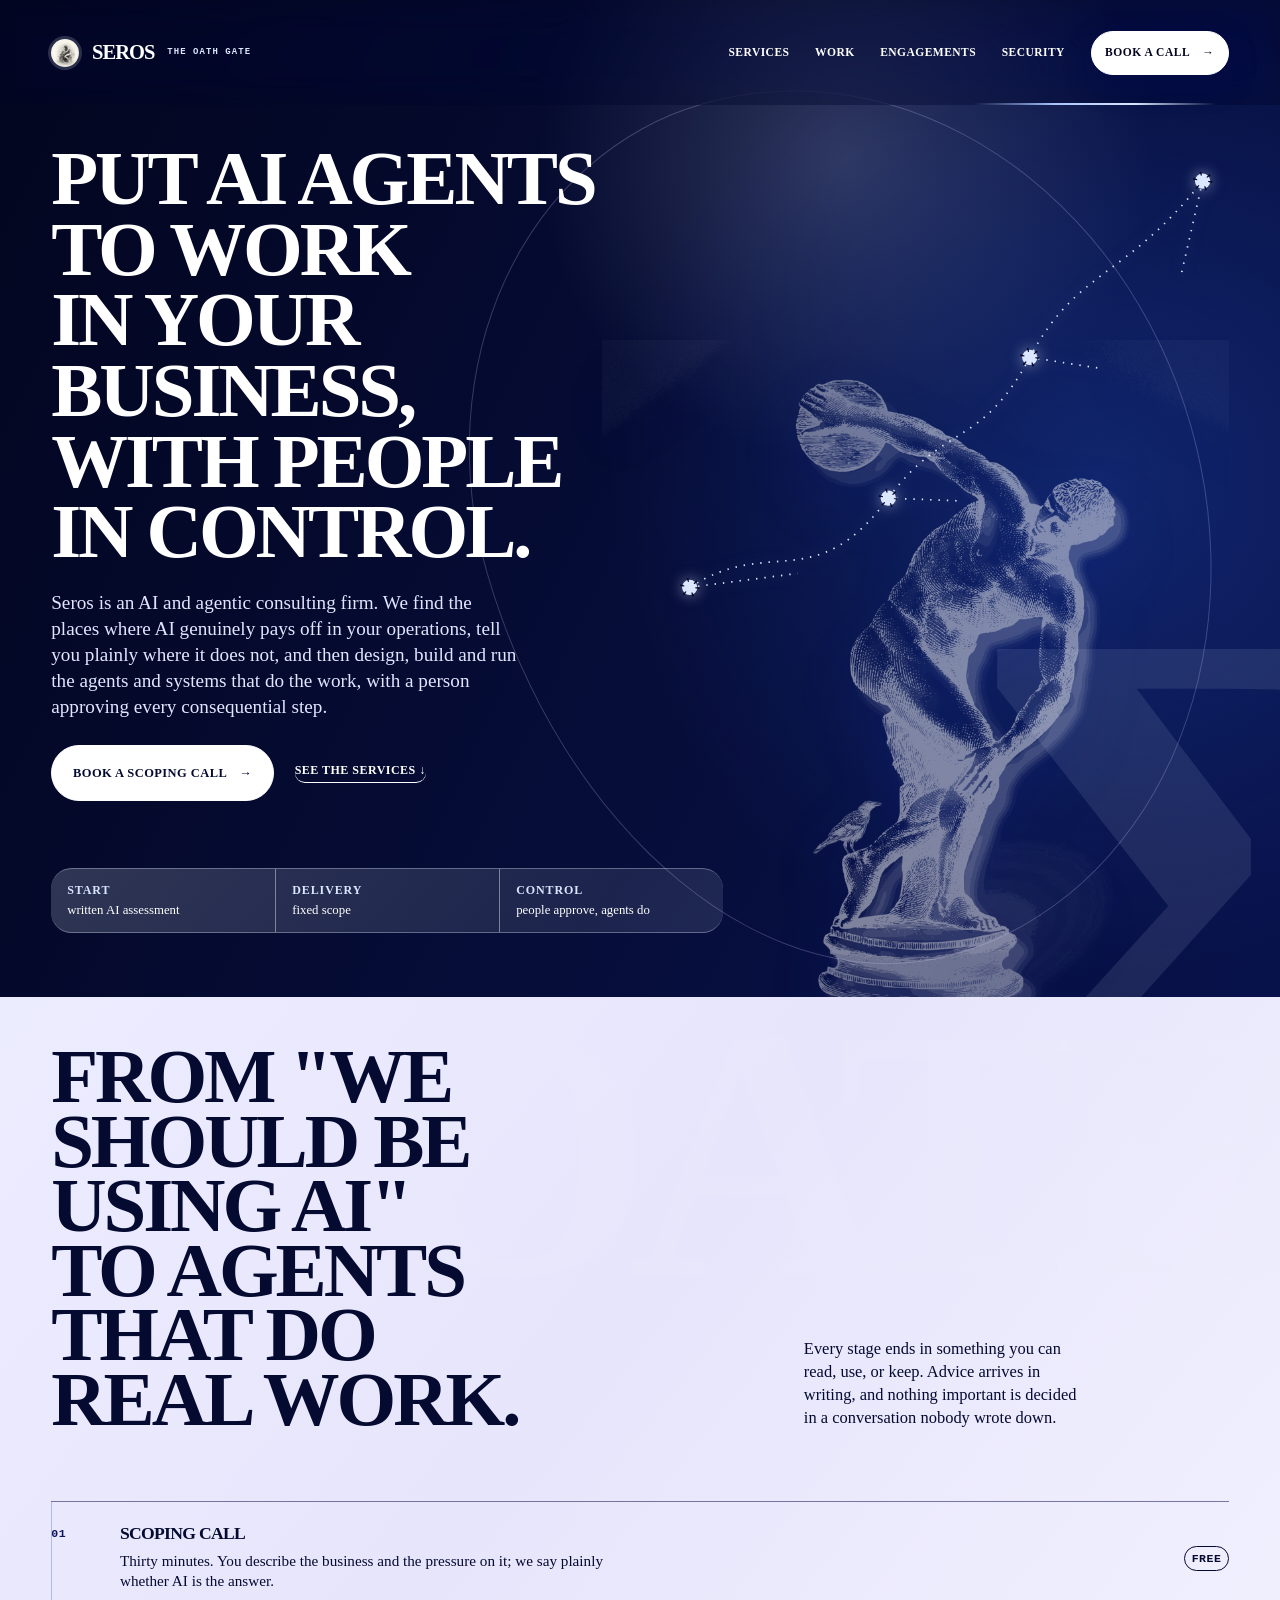
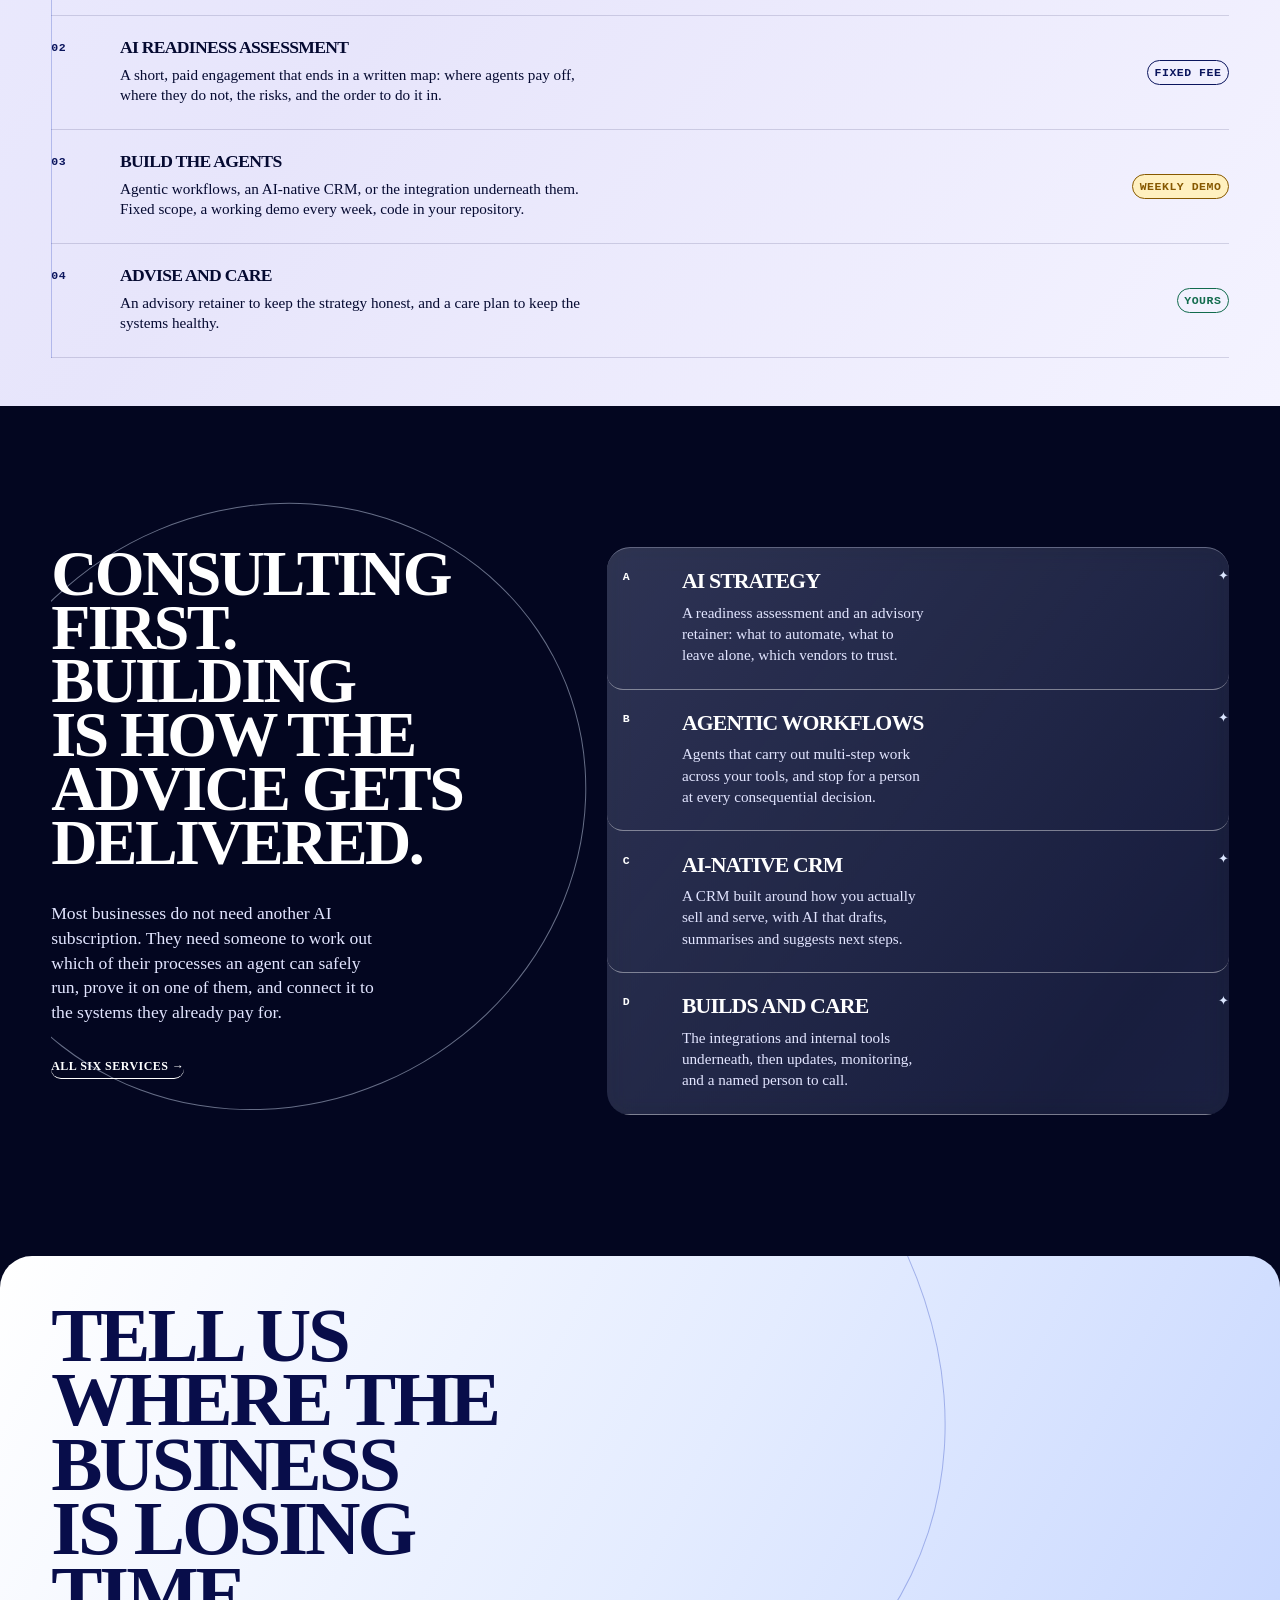
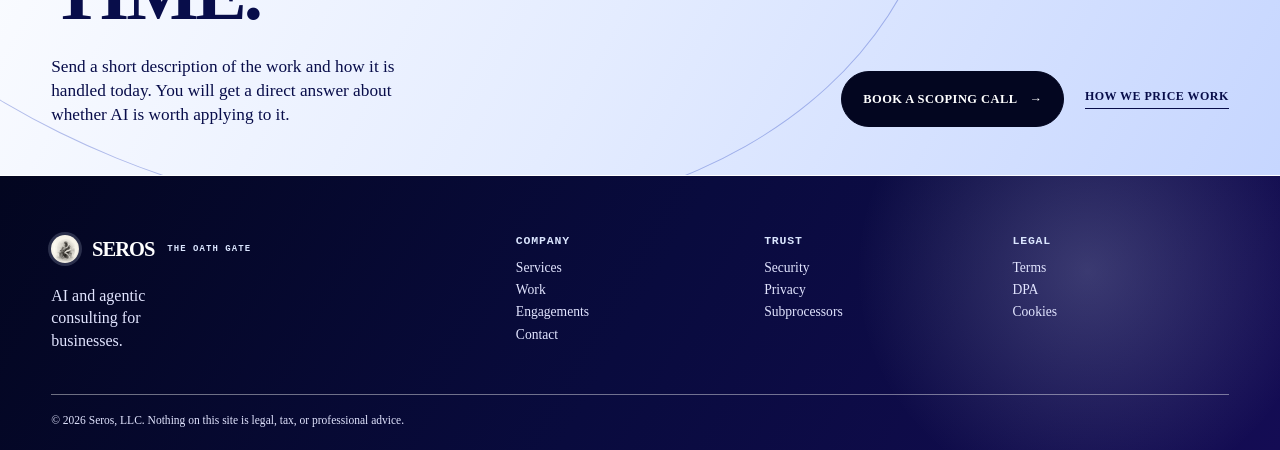
<file: index.html>
<!doctype html>
<html lang="en">
<head>
<meta charset="utf-8">
<meta name="viewport" content="width=device-width,initial-scale=1">
<title>Seros — AI and agentic consulting for businesses</title>
<meta name="description" content="Seros, LLC is an AI and agentic consulting firm. We find where AI agents genuinely pay off in your business, then design, build and run them with people in control.">
<link rel="canonical" href="https://seros.dev/">
<meta property="og:title" content="Put AI agents to work in your business, with people in control.">
<meta property="og:description" content="AI strategy, agentic automation and custom systems. Advice in writing, builds to a fixed scope.">
<meta property="og:type" content="website">
<meta property="og:url" content="https://seros.dev/">
<meta property="og:image" content="https://seros.dev/assets/og-card-2026-09.jpg">
<meta name="twitter:card" content="summary_large_image">
<link rel="icon" href="/assets/icon-192.png">
<link rel="apple-touch-icon" href="/assets/apple-touch-icon.png">
<link rel="manifest" href="/manifest.json">
<meta name="theme-color" content="#030620">
<link rel="stylesheet" href="/assets/styles.css?v=8">
<script src="/assets/studio-motion.js" defer></script>
</head>
<body class="signal-site">
<a class="skip" href="#main">Skip to content</a>
<header class="site">
  <div class="wrap rail-header">
    <a class="brand" href="/"><img src="/assets/icon-192.png" alt=""><span>SEROS</span><small>AI consulting</small></a>
    <nav class="site" aria-label="Primary navigation">
      <a href="/services">Services</a>
      <a href="/work">Work</a>
      <a href="/pricing">Engagements</a>
      <a href="/security">Security</a>
      <a class="btn-nav-app" href="/contact">Book a call <span aria-hidden="true">&rarr;</span></a>
    </nav>
  </div>
</header>

<main id="main">
<section class="signal-hero">
  <div class="wrap hero-layout">
    <div class="hero-copy">
      <h1>Put AI agents to work in your business, with people in control.</h1>
      <p class="lede">Seros is an AI and agentic consulting firm. We find the places where AI genuinely
      pays off in your operations, tell you plainly where it does not, and then design, build and run
      the agents and systems that do the work, with a person approving every consequential step.</p>
      <div class="cta">
        <a class="btn primary" href="/contact">Book a scoping call <span aria-hidden="true">&rarr;</span></a>
        <a class="text-link" href="/services">See the services <span aria-hidden="true">&darr;</span></a>
      </div>
      <dl class="signal-facts" aria-label="How Seros engagements work">
        <div><dt>Start</dt><dd>written AI assessment</dd></div>
        <div><dt>Delivery</dt><dd>fixed scope</dd></div>
        <div><dt>Control</dt><dd>people approve, agents do</dd></div>
      </dl>
    </div>

    <div class="mythic-field" aria-hidden="true">
      <svg class="mythic-route" viewBox="0 0 900 900" fill="none" xmlns="http://www.w3.org/2000/svg">
        <path d="M90 728C206 653 269 742 375 600C456 491 508 529 578 398C646 271 714 286 826 145"/>
        <path d="M90 728L245 708M375 600L478 604M578 398L680 414M826 145L796 276"/>
        <circle cx="90" cy="728" r="11"/><circle cx="375" cy="600" r="11"/><circle cx="578" cy="398" r="11"/><circle cx="826" cy="145" r="11"/>
      </svg>
      <img src="/assets/seros-hero.png" alt="" decoding="async">
    </div>
  </div>
</section>

<section id="engagement" class="workflow-band">
  <div class="wrap">
    <div class="section-intro">
      <h2>From "we should be using AI" to agents that do real work.</h2>
      <p>Every stage ends in something you can read, use, or keep. Advice arrives in writing, and nothing
      important is decided in a conversation nobody wrote down.</p>
    </div>
    <ol class="track-list">
      <li><span class="track-no">01</span><div><h3>Scoping call</h3><p>Thirty minutes. You describe the business and the pressure on it; we say plainly whether AI is the answer.</p></div><span class="track-state scope">Free</span></li>
      <li><span class="track-no">02</span><div><h3>AI readiness assessment</h3><p>A short, paid engagement that ends in a written map: where agents pay off, where they do not, the risks, and the order to do it in.</p></div><span class="track-state detected">Fixed fee</span></li>
      <li><span class="track-no">03</span><div><h3>Build the agents</h3><p>Agentic workflows, an AI-native CRM, or the integration underneath them. Fixed scope, a working demo every week, code in your repository.</p></div><span class="track-state review">Weekly demo</span></li>
      <li><span class="track-no">04</span><div><h3>Advise and care</h3><p>An advisory retainer to keep the strategy honest, and a care plan to keep the systems healthy.</p></div><span class="track-state confirmed">Yours</span></li>
    </ol>
  </div>
</section>

<section id="build" class="wrap control-grid">
  <div class="control-copy">
    <h2>Consulting first. Building is how the advice gets delivered.</h2>
    <p>Most businesses do not need another AI subscription. They need someone to work out which of
    their processes an agent can safely run, prove it on one of them, and connect it to the systems
    they already pay for.</p>
    <a class="text-link" href="/services">All six services <span aria-hidden="true">&rarr;</span></a>
  </div>
  <div class="control-cards">
    <article><span class="card-index">A</span><h3>AI strategy</h3><p>A readiness assessment and an advisory retainer: what to automate, what to leave alone, which vendors to trust.</p></article>
    <article><span class="card-index">B</span><h3>Agentic workflows</h3><p>Agents that carry out multi-step work across your tools, and stop for a person at every consequential decision.</p></article>
    <article><span class="card-index">C</span><h3>AI-native CRM</h3><p>A CRM built around how you actually sell and serve, with AI that drafts, summarises and suggests next steps.</p></article>
    <article><span class="card-index">D</span><h3>Builds and care</h3><p>The integrations and internal tools underneath, then updates, monitoring, and a named person to call.</p></article>
  </div>
</section>

<section class="close-band">
  <div class="wrap close-layout">
    <div><h2>Tell us where the business is losing time.</h2><p>Send a short description of the work and how it is handled today. You will get a direct answer about whether AI is worth applying to it.</p></div>
    <div class="close-actions"><a class="btn primary" href="/contact">Book a scoping call <span aria-hidden="true">&rarr;</span></a><a class="text-link light" href="/pricing">How we price work</a></div>
  </div>
</section>
</main>

<footer class="site"><div class="wrap footer-grid">
  <div><a class="brand foot-brand" href="/"><img src="/assets/icon-192.png" alt=""><span>SEROS</span></a><p class="foot-blurb">AI and agentic consulting for businesses.</p></div>
  <div><p class="footer-label">Company</p><a href="/services">Services</a><a href="/work">Work</a><a href="/pricing">Engagements</a><a href="/contact">Contact</a></div>
  <div><p class="footer-label">Trust</p><a href="/security">Security</a><a href="/privacy">Privacy</a><a href="/subprocessors">Subprocessors</a></div>
  <div><p class="footer-label">Legal</p><a href="/terms">Terms</a><a href="/dpa">DPA</a><a href="/cookies">Cookies</a></div>
</div><div class="wrap fineprint">&copy; 2026 Seros, LLC. Nothing on this site is legal, tax, or professional advice.</div></footer>
</body>
</html>
</file>
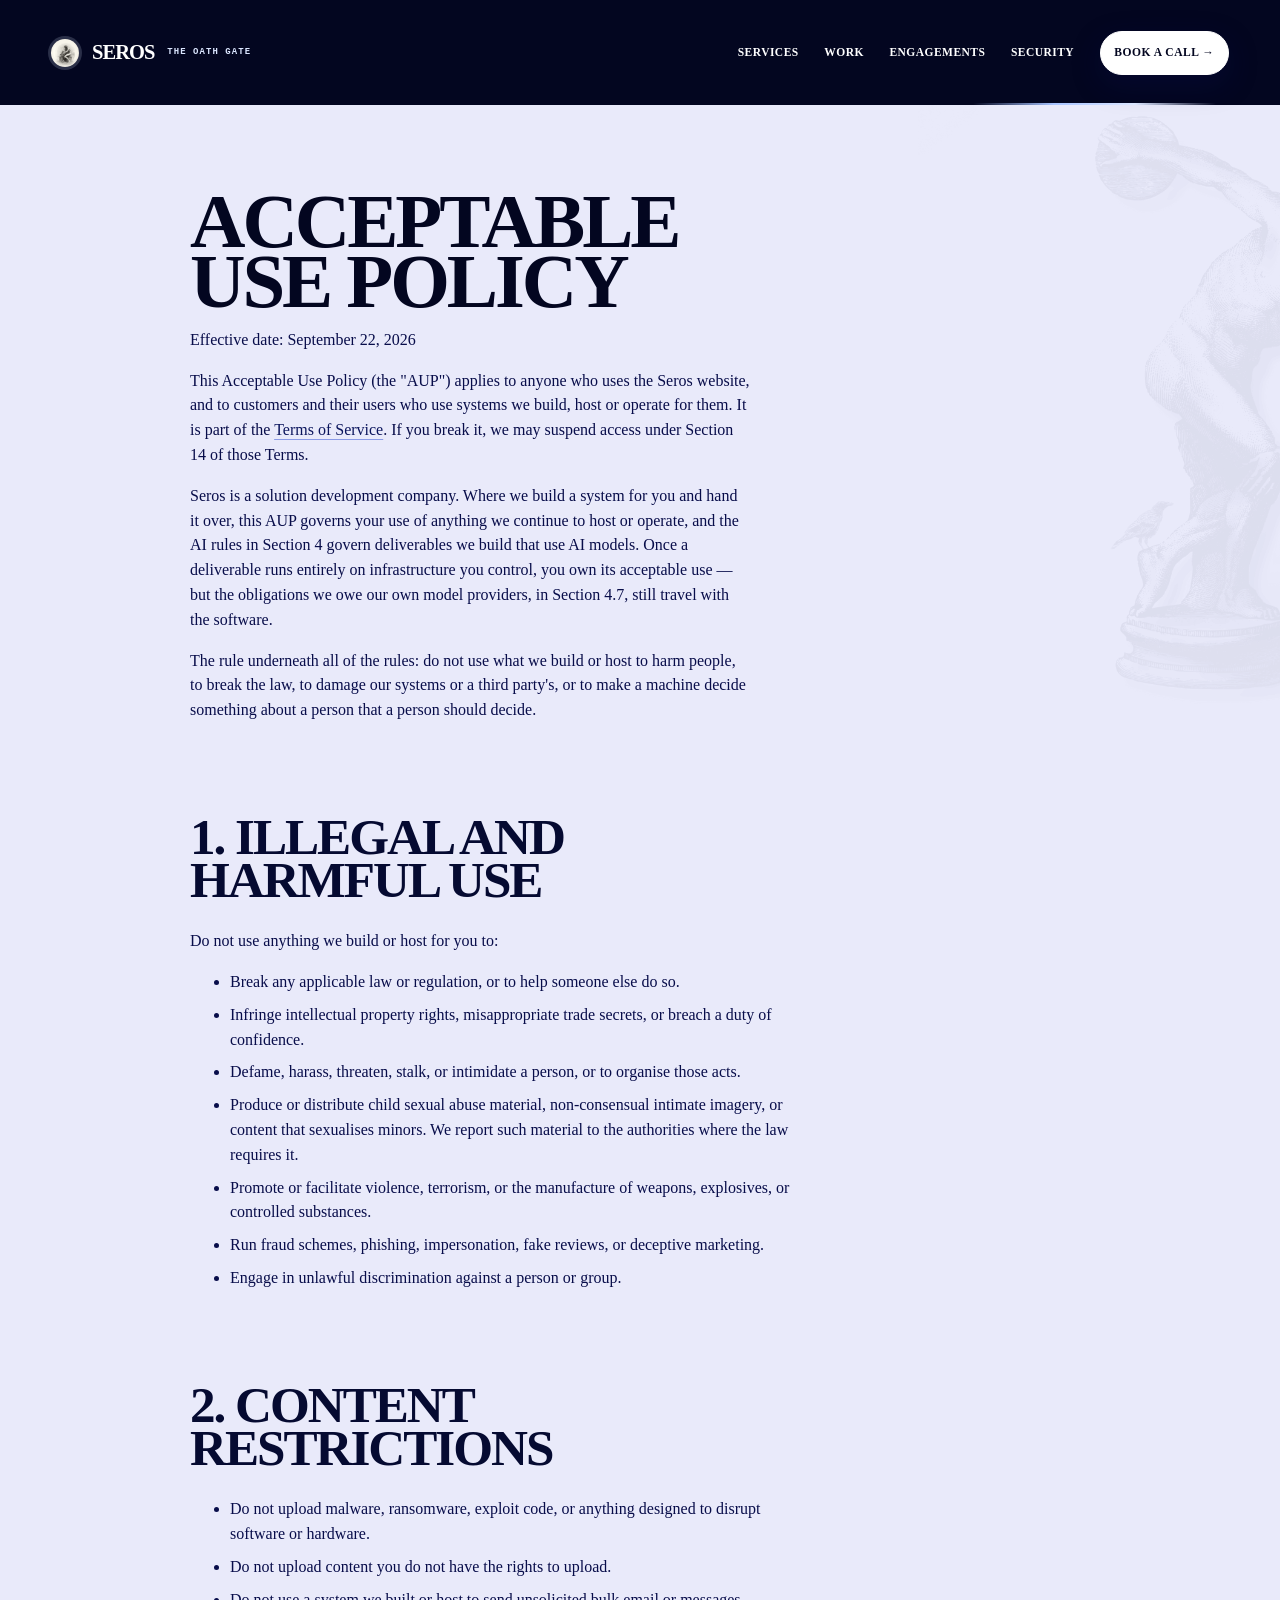
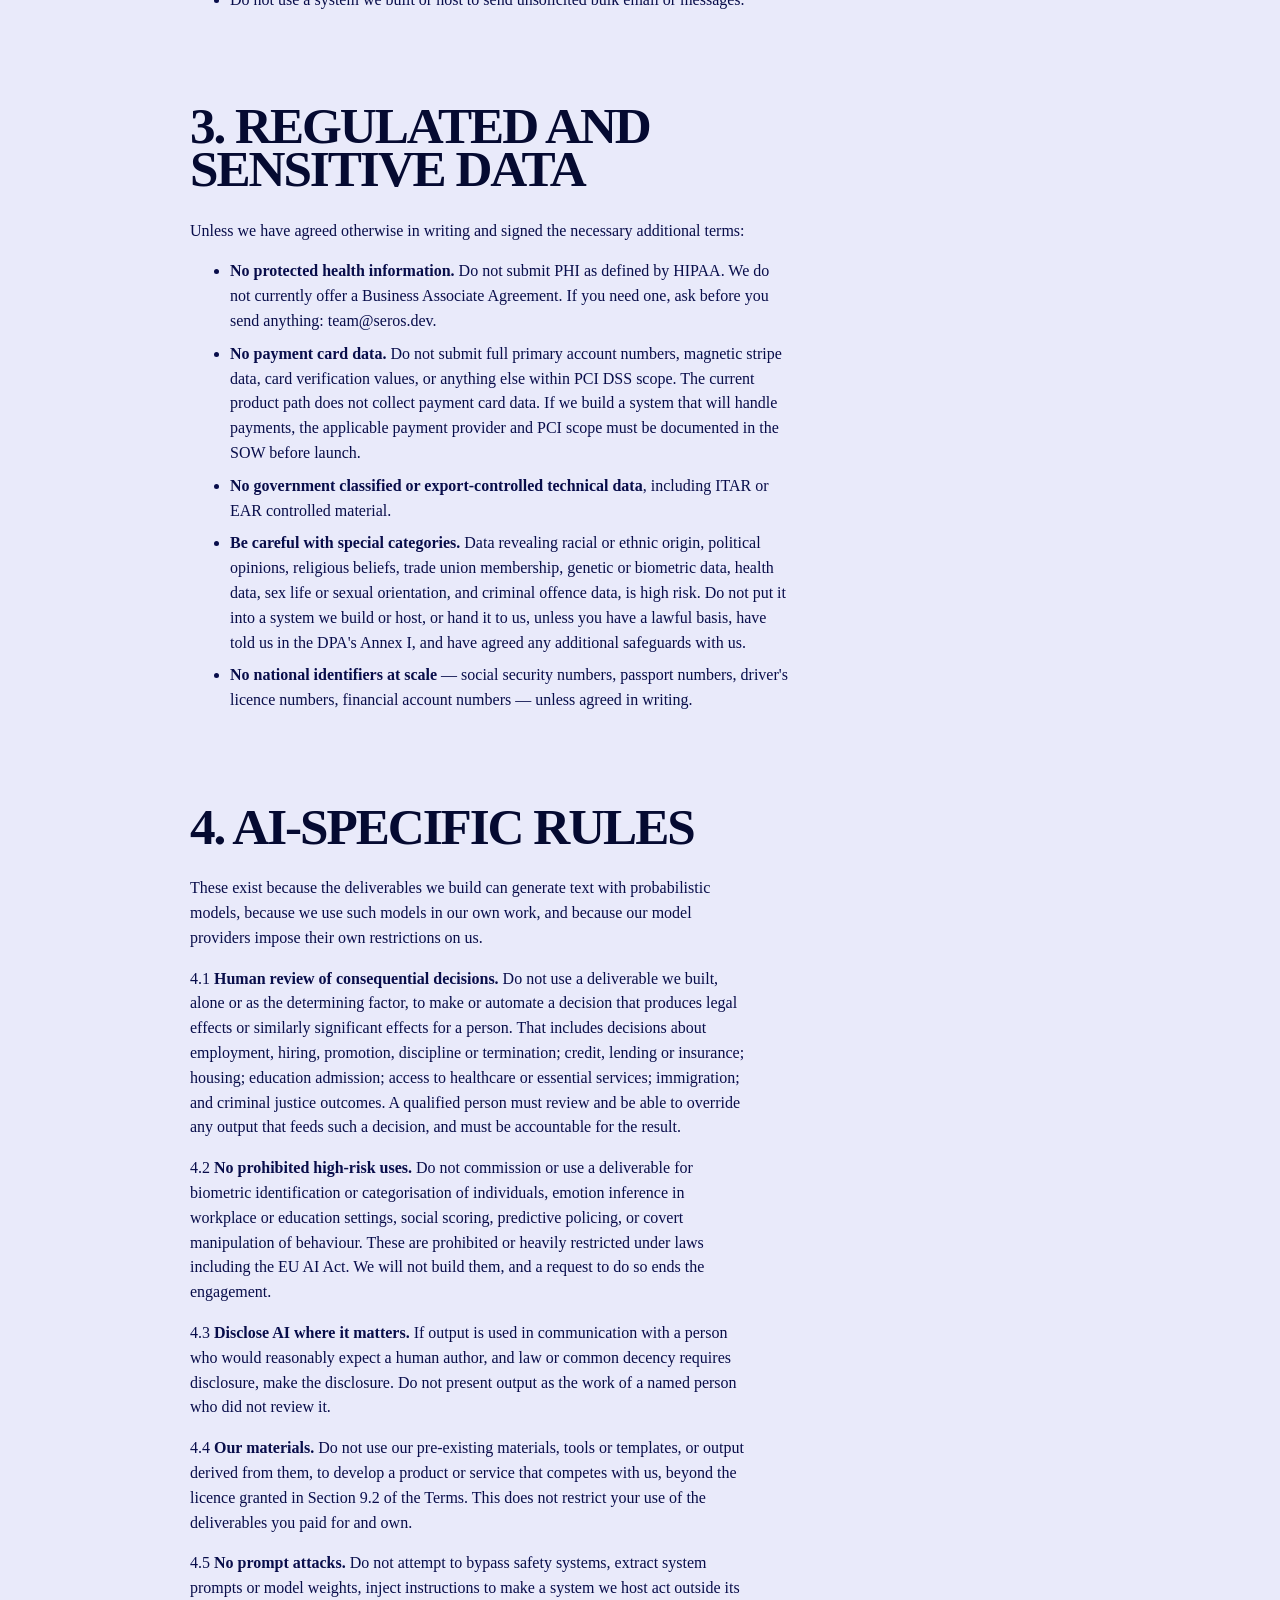
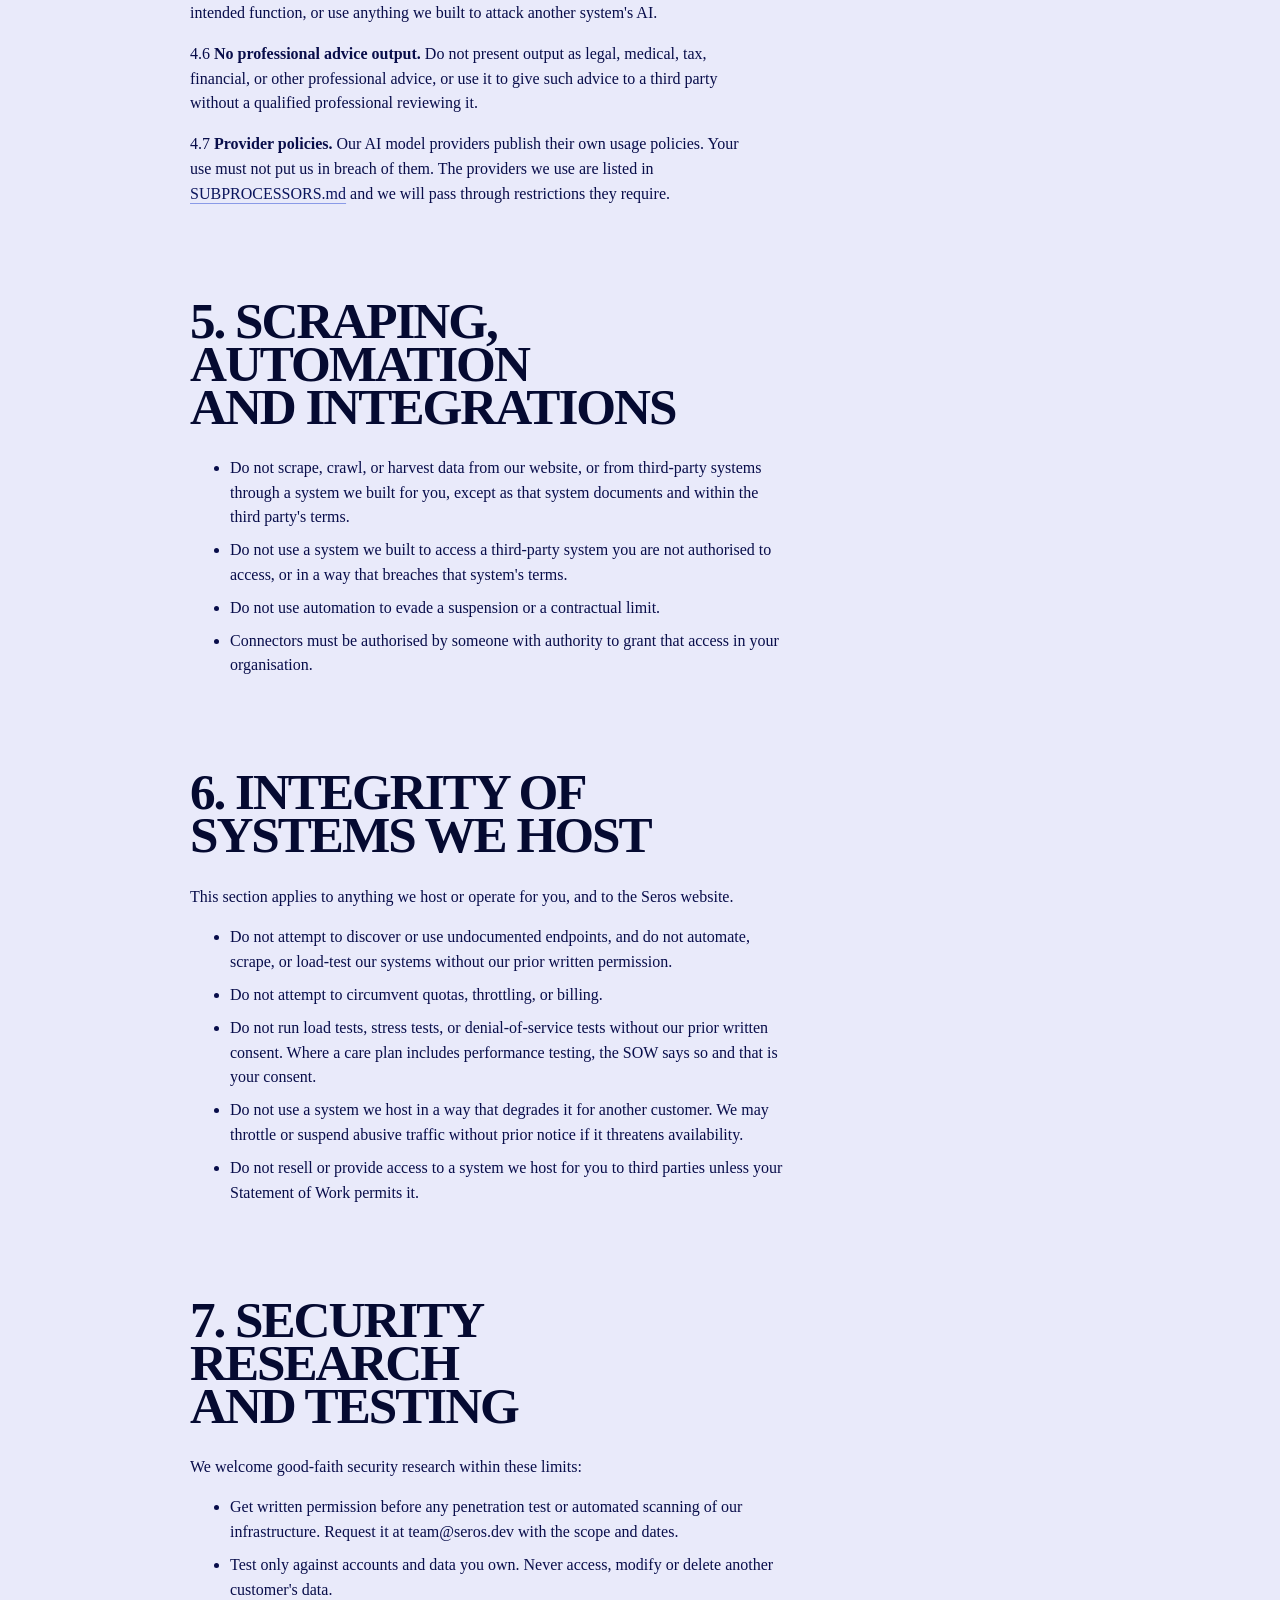
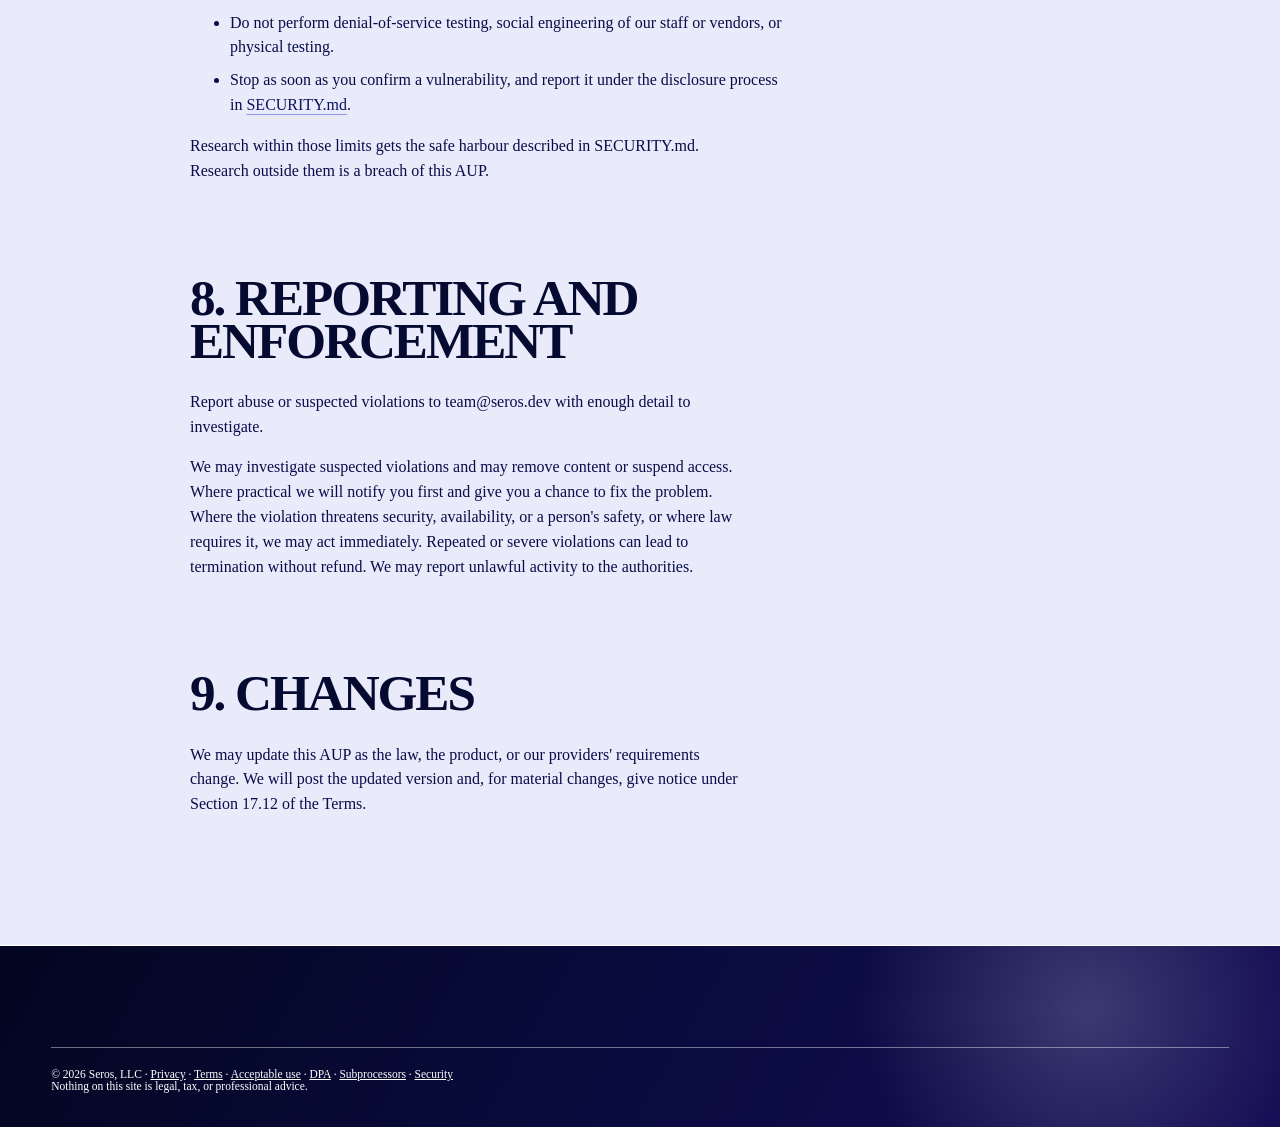
<file: acceptable-use.html>
<!doctype html>
<html lang="en">
<head>
<meta charset="utf-8">
<meta name="viewport" content="width=device-width,initial-scale=1">
<title>Acceptable Use Policy — Seros, LLC</title>
<meta name="description" content="What you may and may not do with the Seros website and with systems Seros, LLC builds or hosts.">
<link rel="canonical" href="https://seros.dev/acceptable-use">
<meta name="robots" content="index,follow">
<meta property="og:title" content="Acceptable Use Policy — Seros, LLC">
<meta property="og:description" content="What you may and may not do with the Seros website and with systems Seros, LLC builds or hosts.">
<meta property="og:image" content="https://seros.dev/assets/og-card-2026-09.jpg">
<link rel="icon" href="/assets/icon-192.png">
<link rel="apple-touch-icon" href="/assets/apple-touch-icon.png">
<link rel="manifest" href="/manifest.json">
<meta name="theme-color" content="#030620">
<link rel="stylesheet" href="/assets/styles.css?v=8">
</head>
<body>
<a class="skip" href="#main">Skip to content</a>
<header class="site">
  <div class="wrap rail-header">
    <a class="brand" href="/"><img src="/assets/icon-192.png" alt=""><span>SEROS</span><small>AI consulting</small></a>
    <nav class="site" aria-label="Primary navigation">
        <a href="/services">Services</a>
        <a href="/work">Work</a>
        <a href="/pricing">Engagements</a>
        <a href="/security">Security</a>
        <a class="btn-nav-app" href="/contact">Book a call &rarr;</a>
    </nav>
  </div>
</header>
<main class="wrap doc" id="main">

<h1 id="acceptable-use-policy">Acceptable Use Policy</h1>
<p>Effective date: September 22, 2026</p>
<p>This Acceptable Use Policy (the "AUP") applies to anyone who uses the Seros website, and to
customers and their users who use systems we build, host or operate for them. It is part of
the <a href="terms.html">Terms of Service</a>. If you break it, we may suspend access under
Section 14 of those Terms.</p>
<p>Seros is a solution development company. Where we build a system for you and hand it over,
this AUP governs your use of anything we continue to host or operate, and the AI rules in
Section 4 govern deliverables we build that use AI models. Once a deliverable runs entirely
on infrastructure you control, you own its acceptable use — but the obligations we owe our
own model providers, in Section 4.7, still travel with the software.</p>
<p>The rule underneath all of the rules: do not use what we build or host to harm people, to
break the law, to damage our systems or a third party's, or to make a machine decide
something about a person that a person should decide.</p>
<h2 id="1-illegal-and-harmful-use">1. Illegal and harmful use</h2>
<p>Do not use anything we build or host for you to:</p>
<ul>
<li>Break any applicable law or regulation, or to help someone else do so.</li>
<li>Infringe intellectual property rights, misappropriate trade secrets, or breach a duty of
  confidence.</li>
<li>Defame, harass, threaten, stalk, or intimidate a person, or to organise those acts.</li>
<li>Produce or distribute child sexual abuse material, non-consensual intimate imagery, or
  content that sexualises minors. We report such material to the authorities where the law
  requires it.</li>
<li>Promote or facilitate violence, terrorism, or the manufacture of weapons, explosives, or
  controlled substances.</li>
<li>Run fraud schemes, phishing, impersonation, fake reviews, or deceptive marketing.</li>
<li>Engage in unlawful discrimination against a person or group.</li>
</ul>
<h2 id="2-content-restrictions">2. Content restrictions</h2>
<ul>
<li>Do not upload malware, ransomware, exploit code, or anything designed to disrupt
  software or hardware.</li>
<li>Do not upload content you do not have the rights to upload.</li>
<li>Do not use a system we built or host to send unsolicited bulk email or messages.</li>
</ul>
<h2 id="3-regulated-and-sensitive-data">3. Regulated and sensitive data</h2>
<p>Unless we have agreed otherwise in writing and signed the necessary additional terms:</p>
<ul>
<li><strong>No protected health information.</strong> Do not submit PHI as defined by HIPAA. We do not
  currently offer a Business Associate Agreement. If you need one, ask before you send
  anything: team@seros.dev.</li>
<li><strong>No payment card data.</strong> Do not submit full primary account numbers, magnetic stripe
  data, card verification values, or anything else within PCI DSS scope. The current product
  path does not collect payment card data. If we build a system that will handle payments,
  the applicable payment provider and PCI scope must be documented in the SOW before launch.</li>
<li><strong>No government classified or export-controlled technical data</strong>, including ITAR or EAR
  controlled material.</li>
<li><strong>Be careful with special categories.</strong> Data revealing racial or ethnic origin, political
  opinions, religious beliefs, trade union membership, genetic or biometric data,
  health data, sex life or sexual orientation, and criminal offence data, is high risk. Do
  not put it into a system we build or host, or hand it to us, unless you have a lawful
  basis, have told us in the DPA's Annex
  I, and have agreed any additional safeguards with us.</li>
<li><strong>No national identifiers at scale</strong> — social security numbers, passport numbers,
  driver's licence numbers, financial account numbers — unless agreed in writing.</li>
</ul>
<h2 id="4-ai-specific-rules">4. AI-specific rules</h2>
<p>These exist because the deliverables we build can generate text with probabilistic models,
because we use such models in our own work, and because our model providers impose their own
restrictions on us.</p>
<p>4.1 <strong>Human review of consequential decisions.</strong> Do not use a deliverable we built, alone or as the
determining factor, to make or automate a decision that produces legal effects or similarly
significant effects for a person. That includes decisions about employment, hiring,
promotion, discipline or termination; credit, lending or insurance; housing; education
admission; access to healthcare or essential services; immigration; and criminal justice
outcomes. A qualified person must review and be able to override any output that feeds such
a decision, and must be accountable for the result.</p>
<p>4.2 <strong>No prohibited high-risk uses.</strong> Do not commission or use a deliverable for biometric identification
or categorisation of individuals, emotion inference in workplace or education settings,
social scoring, predictive policing, or covert manipulation of behaviour. These are
prohibited or heavily restricted under laws including the EU AI Act. We will not build them,
and a request to do so ends the engagement.</p>
<p>4.3 <strong>Disclose AI where it matters.</strong> If output is used in communication with a person who
would reasonably expect a human author, and law or common decency requires disclosure, make
the disclosure. Do not present output as the work of a named person who did not review it.</p>
<p>4.4 <strong>Our materials.</strong> Do not use our pre-existing materials, tools or templates, or output
derived from them, to develop a product or service that competes with us, beyond the licence
granted in Section 9.2 of the Terms. This does not restrict your use of the deliverables you
paid for and own.</p>
<p>4.5 <strong>No prompt attacks.</strong> Do not attempt to bypass safety systems, extract system prompts
or model weights, inject instructions to make a system we host act outside its intended
function, or use anything we built to attack another system's AI.</p>
<p>4.6 <strong>No professional advice output.</strong> Do not present output as legal, medical, tax,
financial, or other professional advice, or use it to give such advice to a third party
without a qualified professional reviewing it.</p>
<p>4.7 <strong>Provider policies.</strong> Our AI model providers publish their own usage policies. Your use
must not put us in breach of them. The providers we use are listed in
<a href="subprocessors.html">SUBPROCESSORS.md</a> and we will pass through restrictions they require.</p>
<h2 id="5-scraping-automation-and-integrations">5. Scraping, automation and integrations</h2>
<ul>
<li>Do not scrape, crawl, or harvest data from our website, or from third-party systems
  through a system we built for you, except as that system documents and within the third
  party's terms.</li>
<li>Do not use a system we built to access a third-party system you are not authorised to
  access, or in a way that breaches that system's terms.</li>
<li>Do not use automation to evade a suspension or a contractual limit.</li>
<li>Connectors must be authorised by someone with authority to grant that access in your
  organisation.</li>
</ul>
<h2 id="6-integrity-of-systems-we-host">6. Integrity of systems we host</h2>
<p>This section applies to anything we host or operate for you, and to the Seros website.</p>
<ul>
<li>Do not attempt to discover or use undocumented endpoints, and do not automate, scrape, or
  load-test our systems without our prior written permission.</li>
<li>Do not attempt to circumvent quotas, throttling, or billing.</li>
<li>Do not run load tests, stress tests, or denial-of-service tests without our prior written
  consent. Where a care plan includes performance testing, the SOW says so and that is your
  consent.</li>
<li>Do not use a system we host in a way that degrades it for another customer. We may
  throttle or suspend abusive traffic without prior notice if it threatens availability.</li>
<li>Do not resell or provide access to a system we host for you to third parties unless your
  Statement of Work permits it.</li>
</ul>
<h2 id="7-security-research-and-testing">7. Security research and testing</h2>
<p>We welcome good-faith security research within these limits:</p>
<ul>
<li>Get written permission before any penetration test or automated scanning of our
  infrastructure. Request it at team@seros.dev with the scope and dates.</li>
<li>Test only against accounts and data you own. Never access, modify or delete another
  customer's data.</li>
<li>Do not perform denial-of-service testing, social engineering of our staff or vendors, or
  physical testing.</li>
<li>Stop as soon as you confirm a vulnerability, and report it under the disclosure process in
  <a href="security.html">SECURITY.md</a>.</li>
</ul>
<p>Research within those limits gets the safe harbour described in SECURITY.md. Research
outside them is a breach of this AUP.</p>
<h2 id="8-reporting-and-enforcement">8. Reporting and enforcement</h2>
<p>Report abuse or suspected violations to team@seros.dev with enough detail to
investigate.</p>
<p>We may investigate suspected violations and may remove content or suspend access. Where
practical we will notify you first and give you a chance to fix the problem. Where the
violation threatens security, availability, or a person's safety, or where law requires it,
we may act immediately. Repeated or severe violations can lead to termination without
refund. We may report unlawful activity to the authorities.</p>
<h2 id="9-changes">9. Changes</h2>
<p>We may update this AUP as the law, the product, or our providers' requirements change. We
will post the updated version and, for material changes, give notice under Section 17.12 of
the Terms.</p>
</main>
<footer class="site">
  <div class="wrap">
    <p class="fineprint">&copy; 2026 Seros, LLC &middot;
      <a href="/privacy">Privacy</a> &middot; <a href="/terms">Terms</a> &middot;
      <a href="/acceptable-use">Acceptable use</a> &middot; <a href="/dpa">DPA</a> &middot;
      <a href="/subprocessors">Subprocessors</a> &middot; <a href="/security">Security</a><br>
      Nothing on this site is legal, tax, or professional advice.</p>
  </div>
</footer>
</body>
</html>
</file>
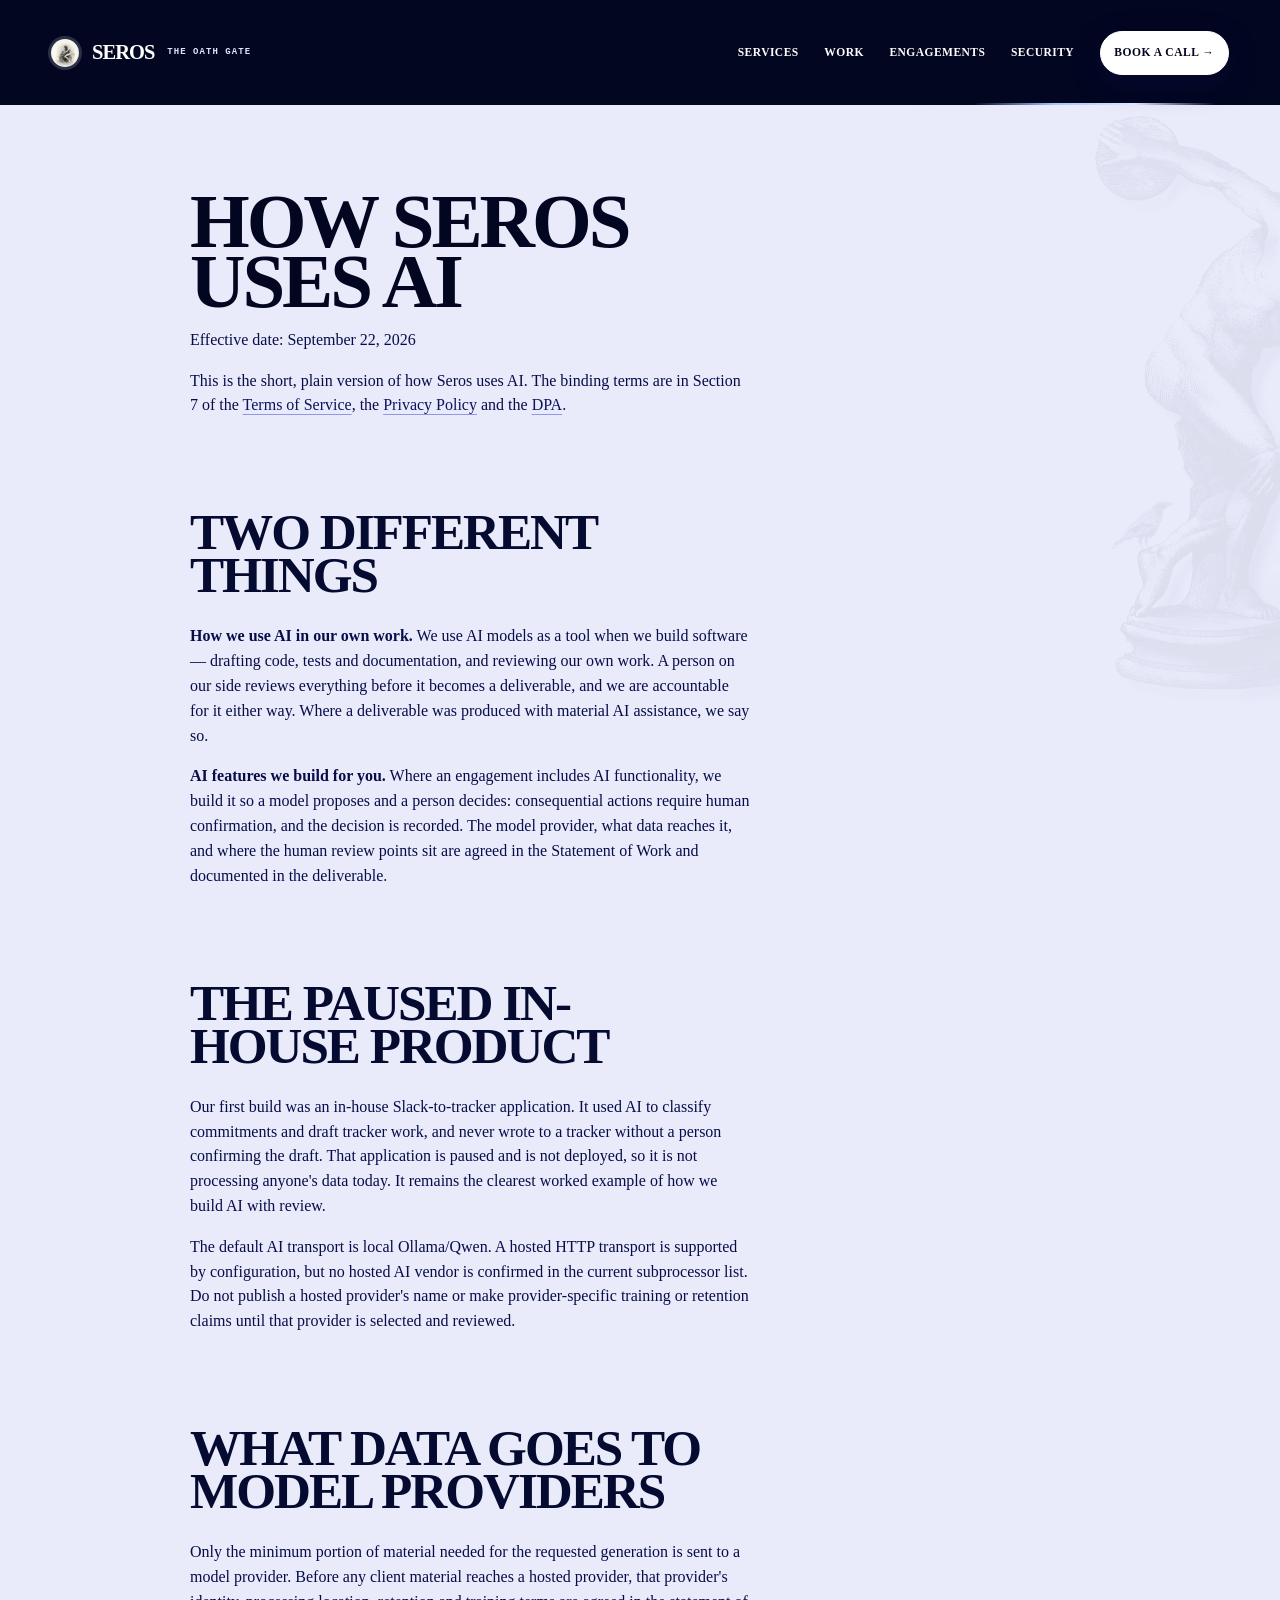
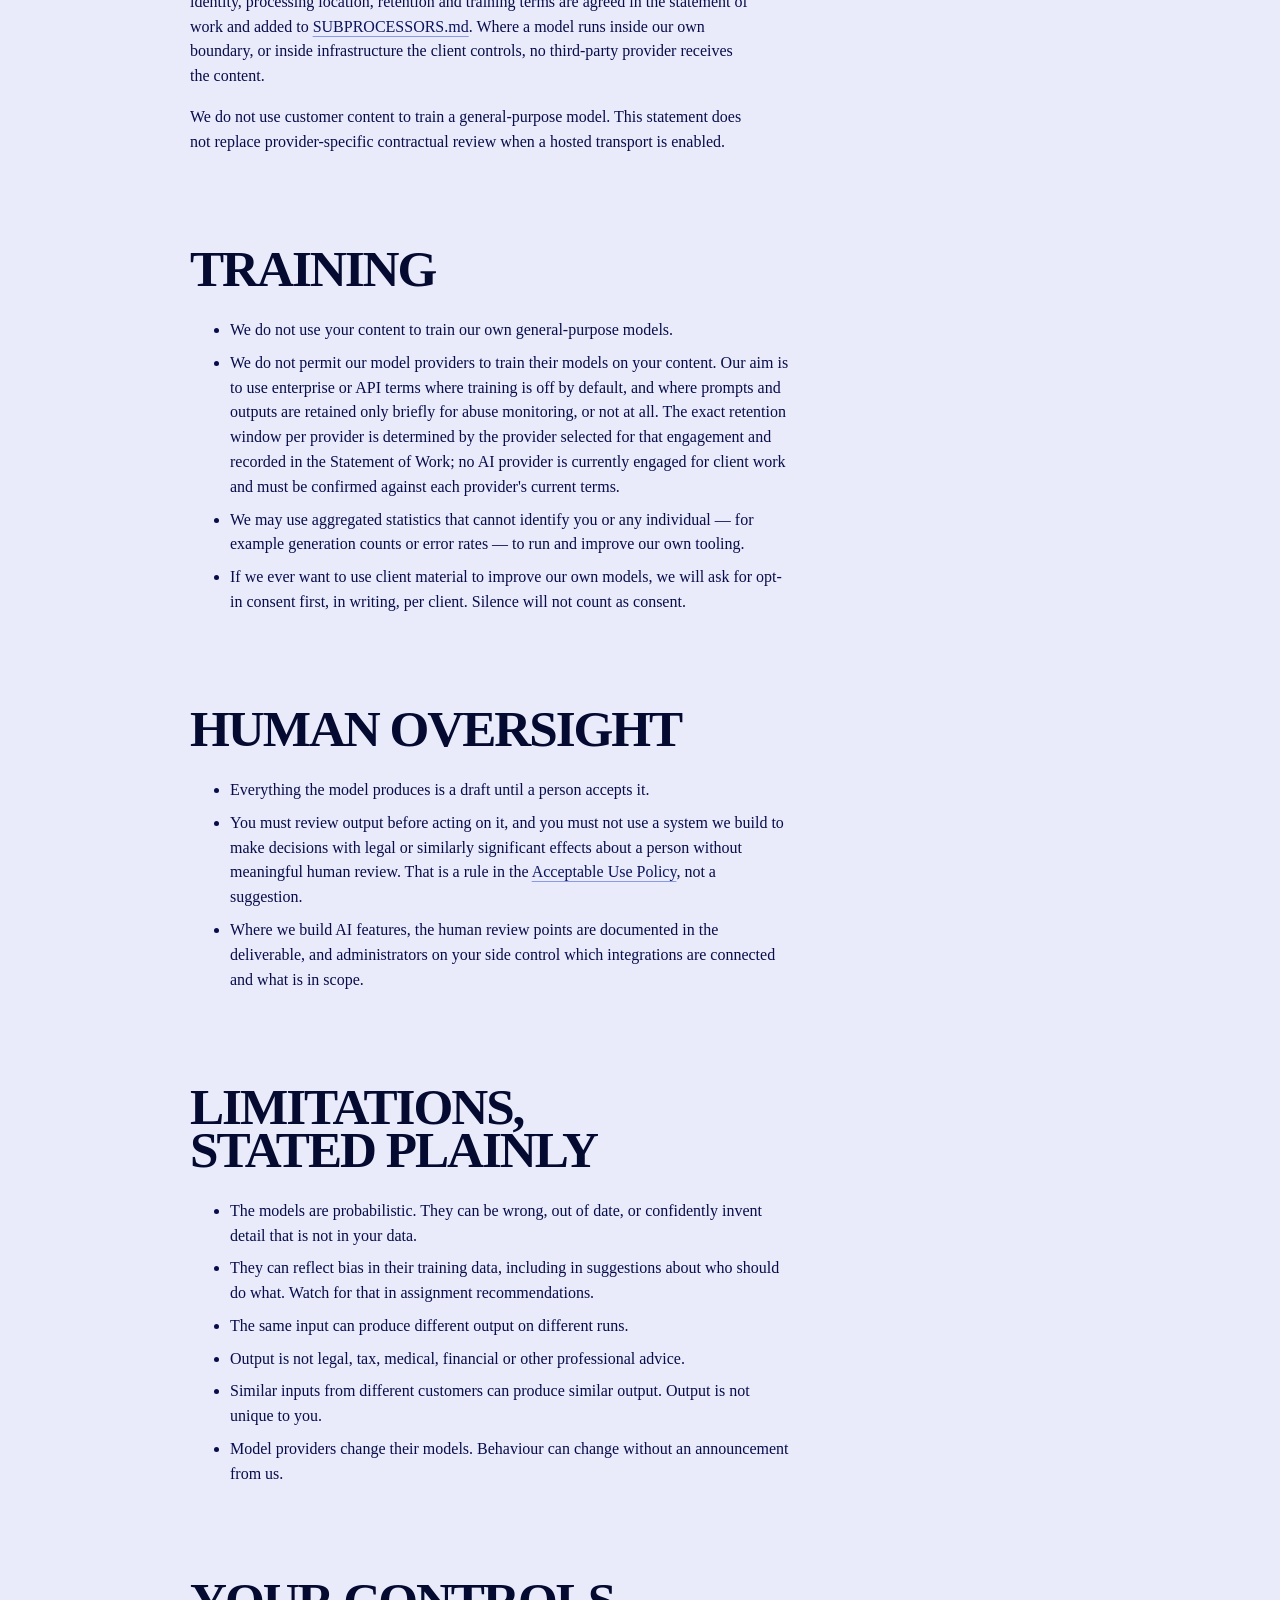
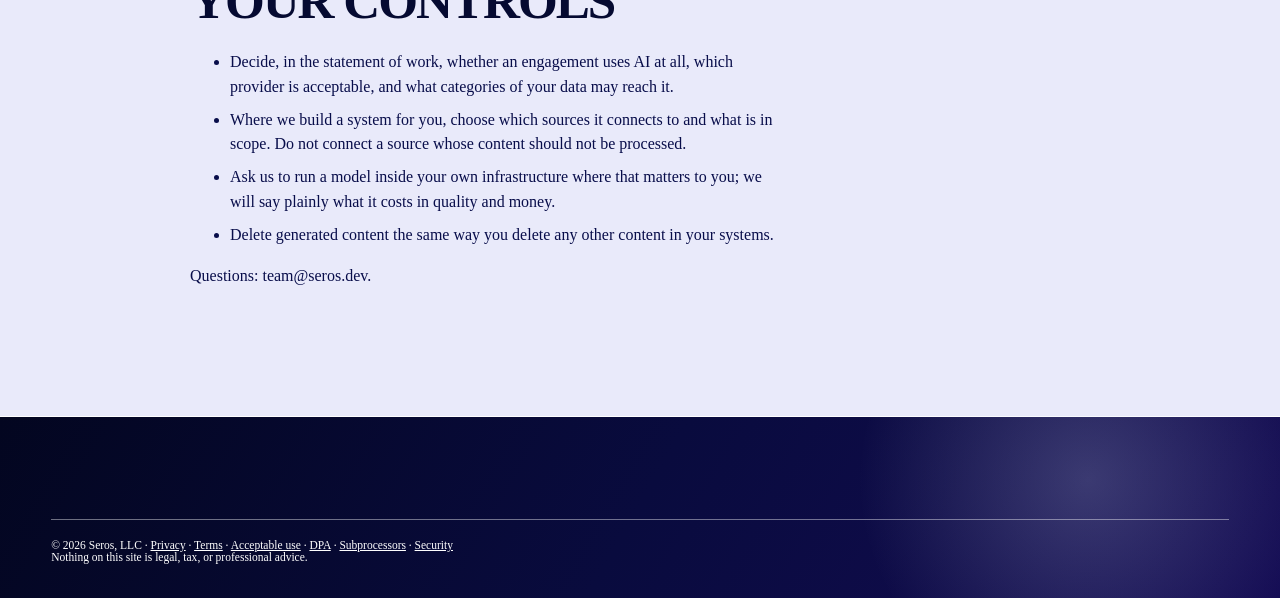
<file: ai.html>
<!doctype html>
<html lang="en">
<head>
<meta charset="utf-8">
<meta name="viewport" content="width=device-width,initial-scale=1">
<title>How Seros uses AI — Seros, LLC</title>
<meta name="description" content="Plain-language explanation of how Seros, LLC uses AI models in its work and in what it builds.">
<link rel="canonical" href="https://seros.dev/ai">
<meta name="robots" content="index,follow">
<meta property="og:title" content="How Seros uses AI — Seros, LLC">
<meta property="og:description" content="Plain-language explanation of how Seros, LLC uses AI models in its work and in what it builds.">
<meta property="og:image" content="https://seros.dev/assets/og-card-2026-09.jpg">
<link rel="icon" href="/assets/icon-192.png">
<link rel="apple-touch-icon" href="/assets/apple-touch-icon.png">
<link rel="manifest" href="/manifest.json">
<meta name="theme-color" content="#030620">
<link rel="stylesheet" href="/assets/styles.css?v=8">
</head>
<body>
<a class="skip" href="#main">Skip to content</a>
<header class="site">
  <div class="wrap rail-header">
    <a class="brand" href="/"><img src="/assets/icon-192.png" alt=""><span>SEROS</span><small>AI consulting</small></a>
    <nav class="site" aria-label="Primary navigation">
        <a href="/services">Services</a>
        <a href="/work">Work</a>
        <a href="/pricing">Engagements</a>
        <a href="/security">Security</a>
        <a class="btn-nav-app" href="/contact">Book a call &rarr;</a>
    </nav>
  </div>
</header>
<main class="wrap doc" id="main">

<h1 id="how-seros-uses-ai">How Seros Uses AI</h1>
<p>Effective date: September 22, 2026</p>
<p>This is the short, plain version of how Seros uses AI. The binding terms are in Section 7
of the <a href="terms.html">Terms of Service</a>, the <a href="privacy.html">Privacy Policy</a> and
the <a href="dpa.html">DPA</a>.</p>
<h2 id="two-different-things">Two different things</h2>
<p><strong>How we use AI in our own work.</strong> We use AI models as a tool when we build software —
drafting code, tests and documentation, and reviewing our own work. A person on our side
reviews everything before it becomes a deliverable, and we are accountable for it either
way. Where a deliverable was produced with material AI assistance, we say so.</p>
<p><strong>AI features we build for you.</strong> Where an engagement includes AI functionality, we build it
so a model proposes and a person decides: consequential actions require human confirmation,
and the decision is recorded. The model provider, what data reaches it, and where the human
review points sit are agreed in the Statement of Work and documented in the deliverable.</p>
<h2 id="the-paused-in-house-product">The paused in-house product</h2>
<p>Our first build was an in-house Slack-to-tracker application. It used AI to classify
commitments and draft tracker work, and never wrote to a tracker without a person confirming
the draft. That application is paused and is not deployed, so it is not processing anyone's
data today. It remains the clearest worked example of how we build AI with review.</p>
<p>The default AI transport is local Ollama/Qwen. A hosted HTTP transport is supported by
configuration, but no hosted AI vendor is confirmed in the current subprocessor list. Do
not publish a hosted provider's name or make provider-specific training or retention claims
until that provider is selected and reviewed.</p>
<h2 id="what-data-goes-to-model-providers">What data goes to model providers</h2>
<p>Only the minimum portion of material needed for the requested generation is sent to a model
provider. Before any client material reaches a hosted provider, that provider's identity,
processing location, retention and training terms are agreed in the statement of work and
added to <a href="subprocessors.html">SUBPROCESSORS.md</a>. Where a model runs inside our own boundary, or
inside infrastructure the client controls, no third-party provider receives the content.</p>
<p>We do not use customer content to train a general-purpose model. This statement does not
replace provider-specific contractual review when a hosted transport is enabled.</p>
<h2 id="training">Training</h2>
<ul>
<li>We do not use your content to train our own general-purpose models.</li>
<li>We do not permit our model providers to train their models on your content. Our aim is to
  use enterprise or API terms where training is off by default, and where prompts and
  outputs are retained only briefly for abuse monitoring, or not at all. The exact retention
  window per provider is determined by the provider selected for that engagement and recorded in the Statement of Work; no AI provider is currently engaged for client work and must be confirmed against each
  provider's current terms.</li>
<li>We may use aggregated statistics that cannot identify you or any individual — for example
  generation counts or error rates — to run and improve our own tooling.</li>
<li>If we ever want to use client material to improve our own models, we will ask for opt-in
  consent first, in writing, per client. Silence will not count as consent.</li>
</ul>
<h2 id="human-oversight">Human oversight</h2>
<ul>
<li>Everything the model produces is a draft until a person accepts it.</li>
<li>You must review output before acting on it, and you must not use a system we build to make
  decisions with legal or similarly significant effects about a person without meaningful
  human review. That is a rule in the <a href="acceptable-use.html">Acceptable Use Policy</a>, not
  a suggestion.</li>
<li>Where we build AI features, the human review points are documented in the deliverable, and
  administrators on your side control which integrations are connected and what is in scope.</li>
</ul>
<h2 id="limitations-stated-plainly">Limitations, stated plainly</h2>
<ul>
<li>The models are probabilistic. They can be wrong, out of date, or confidently invent
  detail that is not in your data.</li>
<li>They can reflect bias in their training data, including in suggestions about who should
  do what. Watch for that in assignment recommendations.</li>
<li>The same input can produce different output on different runs.</li>
<li>Output is not legal, tax, medical, financial or other professional advice.</li>
<li>Similar inputs from different customers can produce similar output. Output is not unique
  to you.</li>
<li>Model providers change their models. Behaviour can change without an announcement from us.</li>
</ul>
<h2 id="your-controls">Your controls</h2>
<ul>
<li>Decide, in the statement of work, whether an engagement uses AI at all, which provider is
  acceptable, and what categories of your data may reach it.</li>
<li>Where we build a system for you, choose which sources it connects to and what is in scope.
  Do not connect a source whose content should not be processed.</li>
<li>Ask us to run a model inside your own infrastructure where that matters to you; we will say
  plainly what it costs in quality and money.</li>
<li>Delete generated content the same way you delete any other content in your systems.</li>
</ul>
<p>Questions: team@seros.dev.</p>
</main>
<footer class="site">
  <div class="wrap">
    <p class="fineprint">&copy; 2026 Seros, LLC &middot;
      <a href="/privacy">Privacy</a> &middot; <a href="/terms">Terms</a> &middot;
      <a href="/acceptable-use">Acceptable use</a> &middot; <a href="/dpa">DPA</a> &middot;
      <a href="/subprocessors">Subprocessors</a> &middot; <a href="/security">Security</a><br>
      Nothing on this site is legal, tax, or professional advice.</p>
  </div>
</footer>
</body>
</html>
</file>
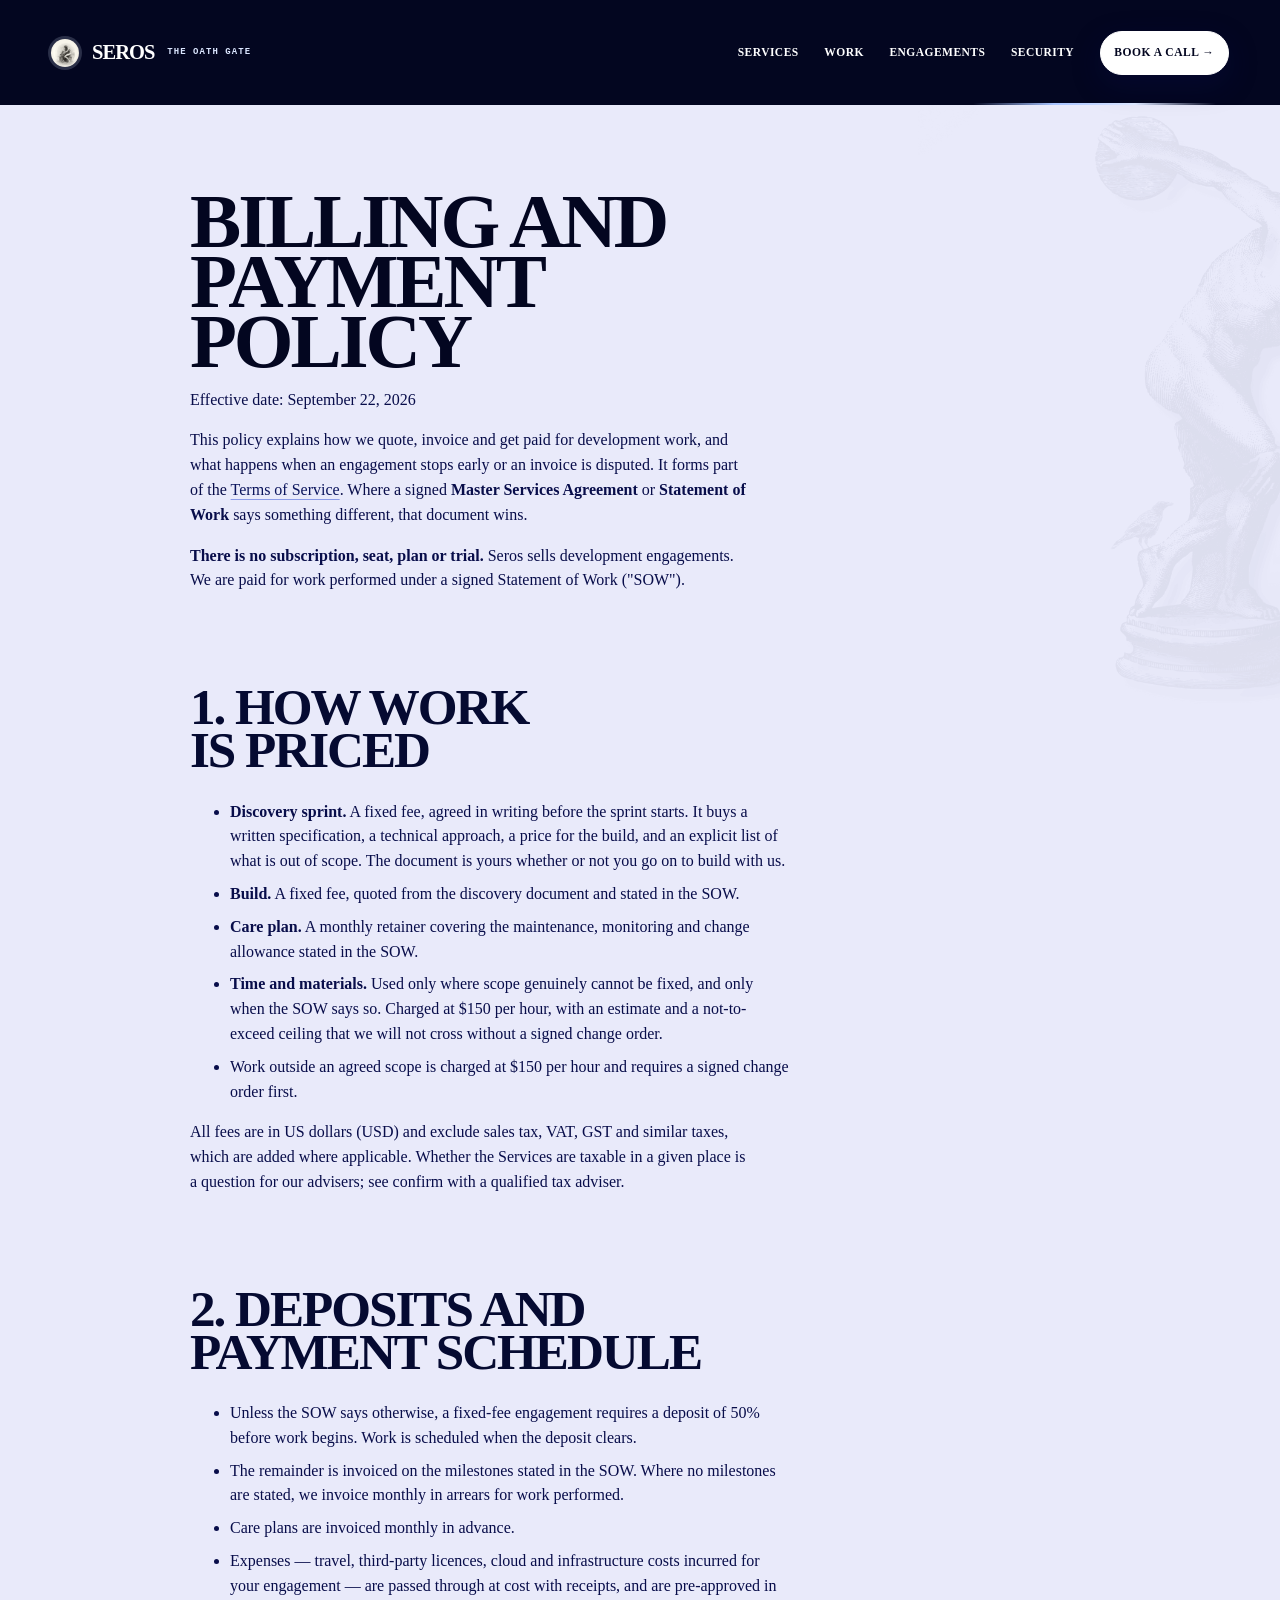
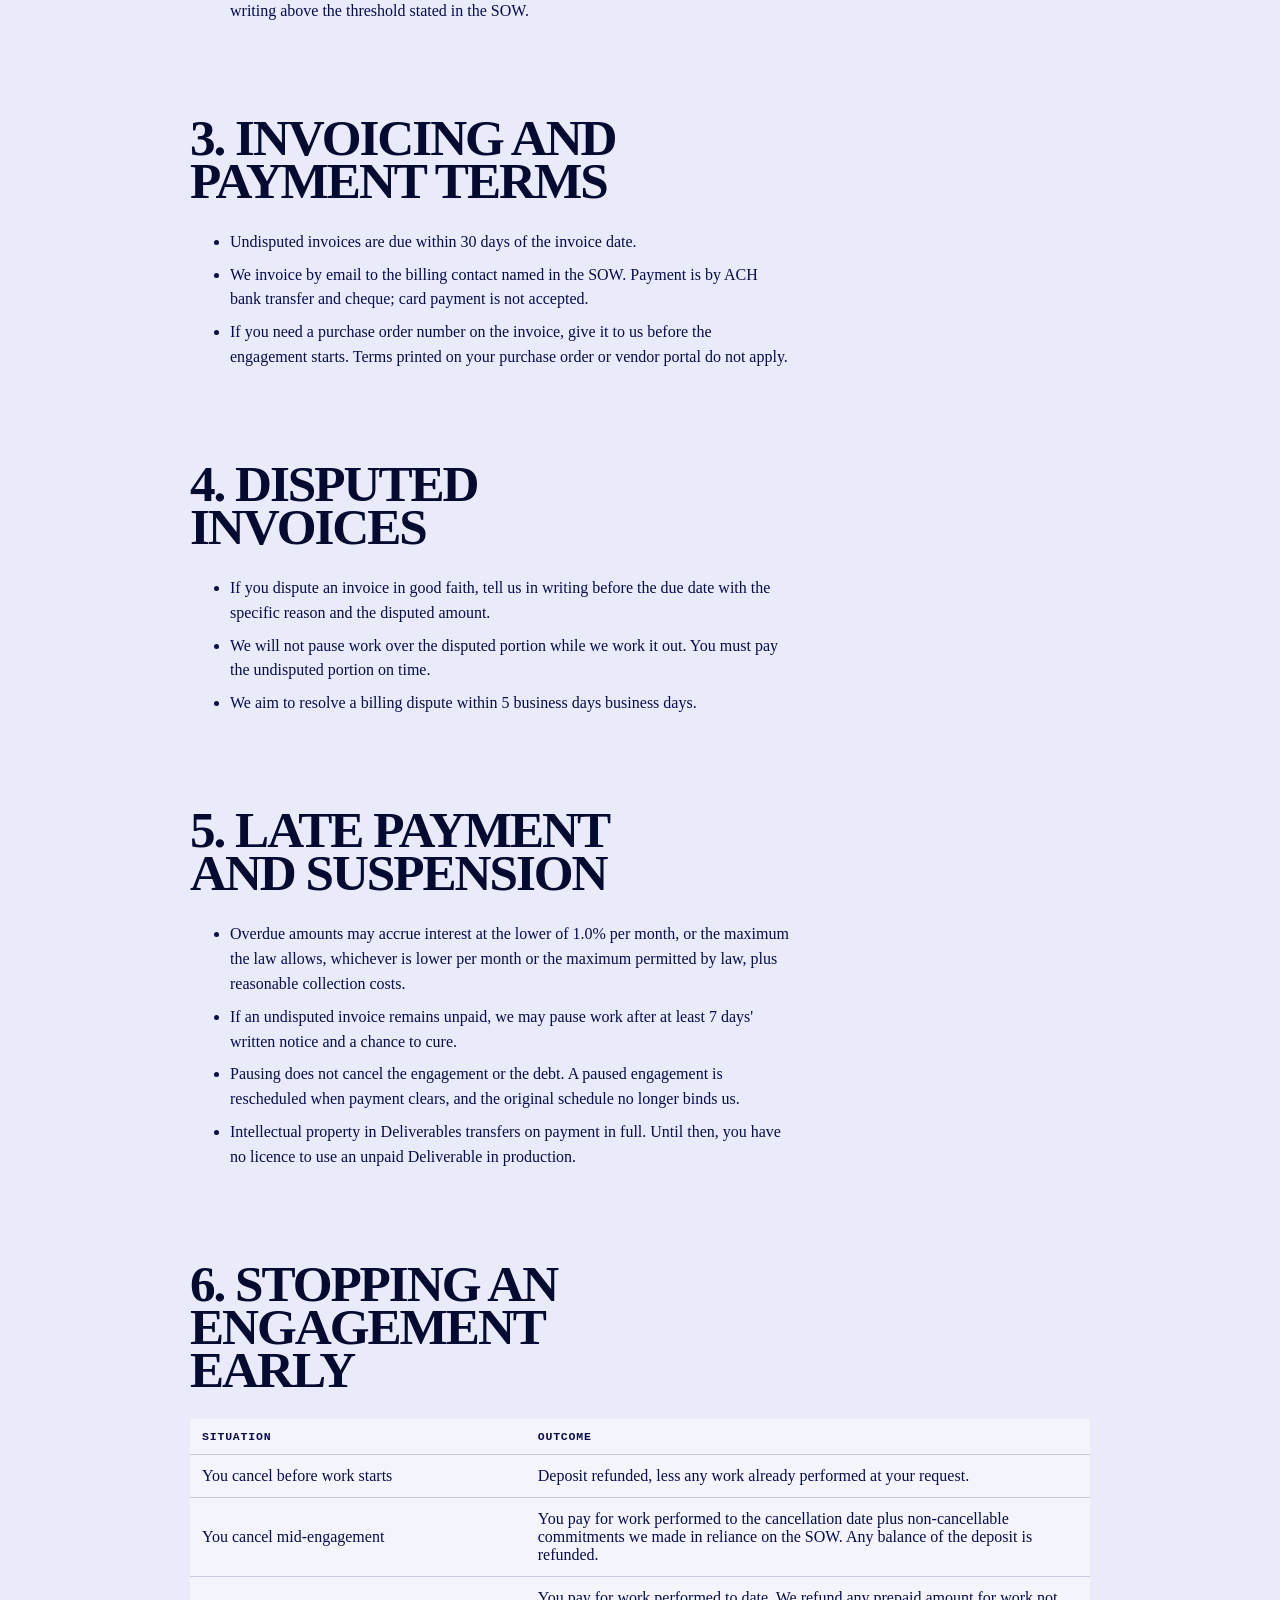
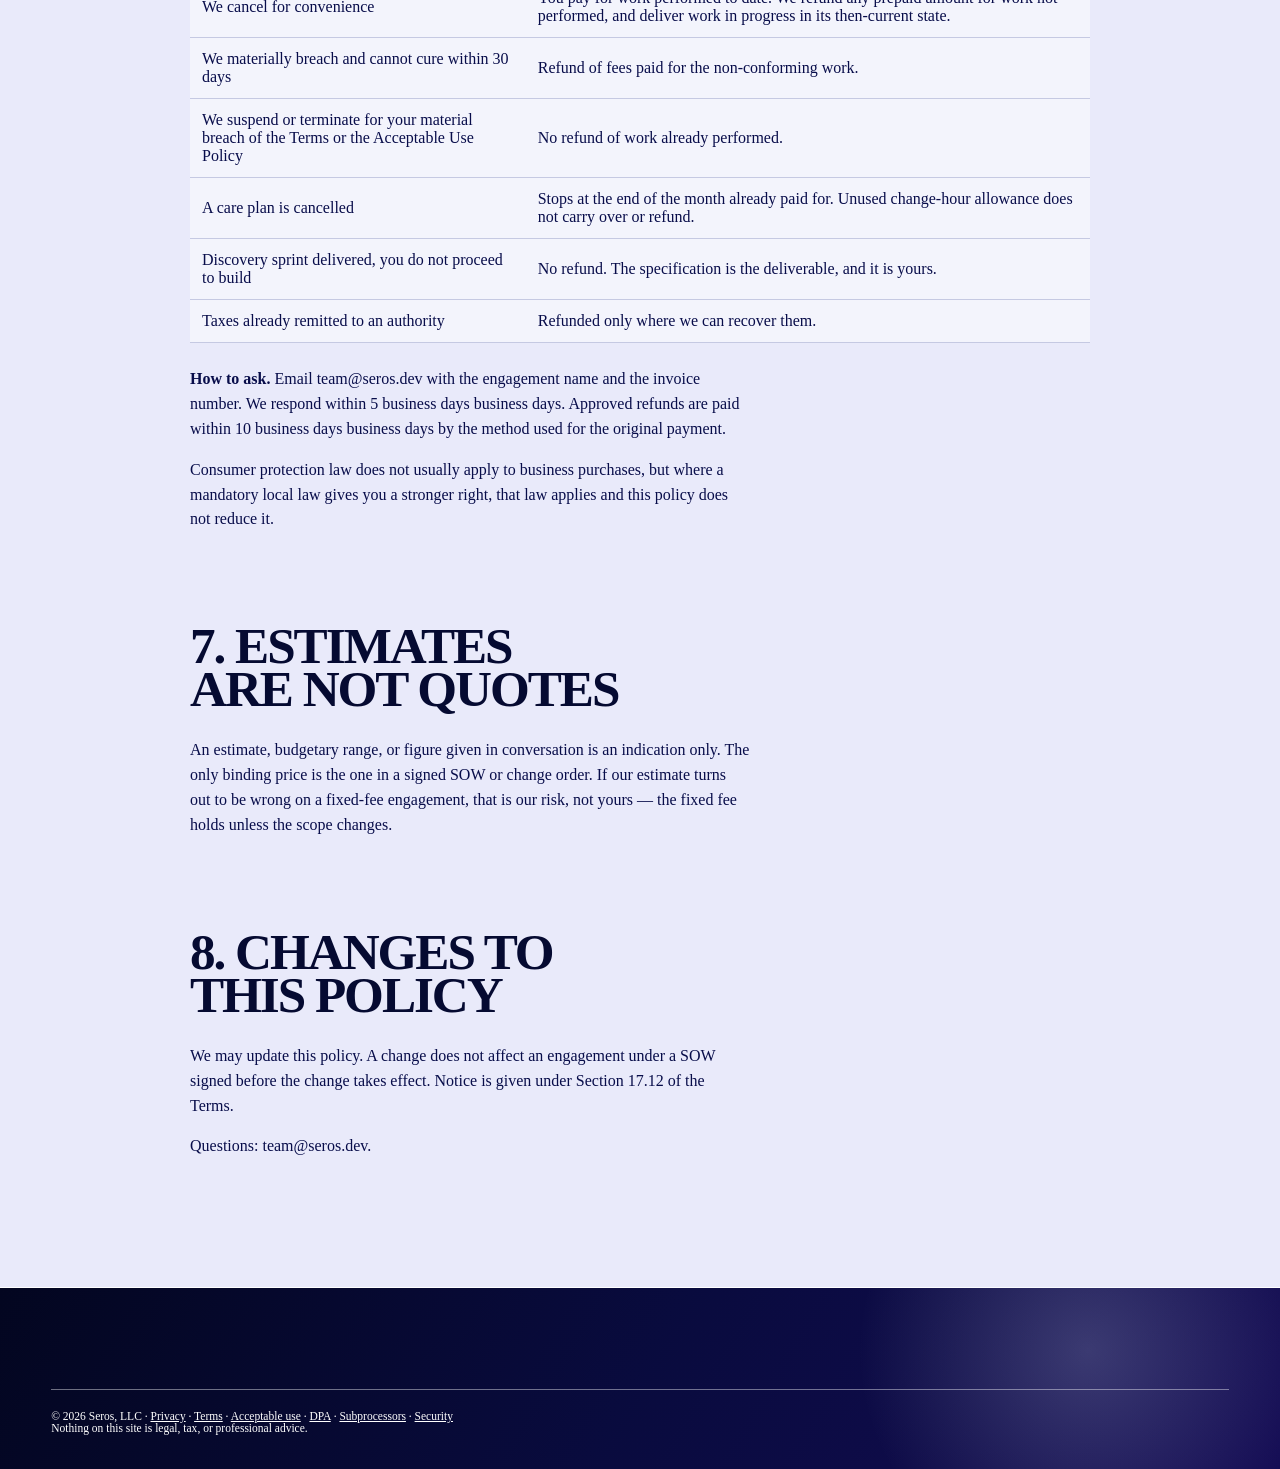
<file: billing.html>
<!doctype html>
<html lang="en">
<head>
<meta charset="utf-8">
<meta name="viewport" content="width=device-width,initial-scale=1">
<title>Billing and Payment — Seros, LLC</title>
<meta name="description" content="How Seros, LLC quotes, invoices and is paid for development engagements.">
<link rel="canonical" href="https://seros.dev/billing">
<meta name="robots" content="index,follow">
<meta property="og:title" content="Billing and Payment — Seros, LLC">
<meta property="og:description" content="How Seros, LLC quotes, invoices and is paid for development engagements.">
<meta property="og:image" content="https://seros.dev/assets/og-card-2026-09.jpg">
<link rel="icon" href="/assets/icon-192.png">
<link rel="apple-touch-icon" href="/assets/apple-touch-icon.png">
<link rel="manifest" href="/manifest.json">
<meta name="theme-color" content="#030620">
<link rel="stylesheet" href="/assets/styles.css?v=8">
</head>
<body>
<a class="skip" href="#main">Skip to content</a>
<header class="site">
  <div class="wrap rail-header">
    <a class="brand" href="/"><img src="/assets/icon-192.png" alt=""><span>SEROS</span><small>AI consulting</small></a>
    <nav class="site" aria-label="Primary navigation">
        <a href="/services">Services</a>
        <a href="/work">Work</a>
        <a href="/pricing">Engagements</a>
        <a href="/security">Security</a>
        <a class="btn-nav-app" href="/contact">Book a call &rarr;</a>
    </nav>
  </div>
</header>
<main class="wrap doc" id="main">

<h1 id="billing-and-payment-policy">Billing and Payment Policy</h1>
<p>Effective date: September 22, 2026</p>
<p>This policy explains how we quote, invoice and get paid for development work, and what
happens when an engagement stops early or an invoice is disputed. It forms part of the
<a href="terms.html">Terms of Service</a>. Where a signed
<strong>Master Services Agreement</strong> or
<strong>Statement of Work</strong> says something different, that document
wins.</p>
<p><strong>There is no subscription, seat, plan or trial.</strong> Seros sells development engagements. We
are paid for work performed under a signed Statement of Work ("SOW").</p>
<h2 id="1-how-work-is-priced">1. How work is priced</h2>
<ul>
<li><strong>Discovery sprint.</strong> A fixed fee, agreed in writing before the sprint starts. It buys a
  written specification, a technical approach, a price for the build, and an explicit list
  of what is out of scope. The document is yours whether or not you go on to build with us.</li>
<li><strong>Build.</strong> A fixed fee, quoted from the discovery document and stated in the SOW.</li>
<li><strong>Care plan.</strong> A monthly retainer covering the maintenance, monitoring and change
  allowance stated in the SOW.</li>
<li><strong>Time and materials.</strong> Used only where scope genuinely cannot be fixed, and only when the
  SOW says so. Charged at $150 per hour, with an estimate and a not-to-exceed
  ceiling that we will not cross without a signed change order.</li>
<li>Work outside an agreed scope is charged at $150 per hour and requires a signed
  change order first.</li>
</ul>
<p>All fees are in US dollars (USD) and exclude sales tax, VAT, GST and similar taxes, which are
added where applicable. Whether the Services are taxable in a given place is a question for
our advisers; see confirm with a qualified tax adviser.</p>
<h2 id="2-deposits-and-payment-schedule">2. Deposits and payment schedule</h2>
<ul>
<li>Unless the SOW says otherwise, a fixed-fee engagement requires a deposit of
  50% before work begins. Work is scheduled when the deposit clears.</li>
<li>The remainder is invoiced on the milestones stated in the SOW. Where no milestones are
  stated, we invoice monthly in arrears for work performed.</li>
<li>Care plans are invoiced monthly in advance.</li>
<li>Expenses — travel, third-party licences, cloud and infrastructure costs incurred for your
  engagement — are passed through at cost with receipts, and are pre-approved in writing
  above the threshold stated in the SOW.</li>
</ul>
<h2 id="3-invoicing-and-payment-terms">3. Invoicing and payment terms</h2>
<ul>
<li>Undisputed invoices are due within 30 days of the invoice date.</li>
<li>We invoice by email to the billing contact named in the SOW. Payment is by
  ACH bank transfer and cheque; card payment is not accepted.</li>
<li>If you need a purchase order number on the invoice, give it to us before the engagement
  starts. Terms printed on your purchase order or vendor portal do not apply.</li>
</ul>
<h2 id="4-disputed-invoices">4. Disputed invoices</h2>
<ul>
<li>If you dispute an invoice in good faith, tell us in writing before the due date with the
  specific reason and the disputed amount.</li>
<li>We will not pause work over the disputed portion while we work it out. You must pay the
  undisputed portion on time.</li>
<li>We aim to resolve a billing dispute within 5 business days business days.</li>
</ul>
<h2 id="5-late-payment-and-suspension">5. Late payment and suspension</h2>
<ul>
<li>Overdue amounts may accrue interest at the lower of 1.0% per month, or the maximum the law allows, whichever is lower per month or
  the maximum permitted by law, plus reasonable collection costs.</li>
<li>If an undisputed invoice remains unpaid, we may pause work after at least
  7 days' written notice and a chance to cure.</li>
<li>Pausing does not cancel the engagement or the debt. A paused engagement is rescheduled
  when payment clears, and the original schedule no longer binds us.</li>
<li>Intellectual property in Deliverables transfers on payment in full. Until then, you have
  no licence to use an unpaid Deliverable in production.</li>
</ul>
<h2 id="6-stopping-an-engagement-early">6. Stopping an engagement early</h2>
<div class="table-scroll" role="region" aria-label="Scrollable table" tabindex="0"><table>
<thead>
<tr>
<th>Situation</th>
<th>Outcome</th>
</tr>
</thead>
<tbody>
<tr>
<td>You cancel before work starts</td>
<td>Deposit refunded, less any work already performed at your request.</td>
</tr>
<tr>
<td>You cancel mid-engagement</td>
<td>You pay for work performed to the cancellation date plus non-cancellable commitments we made in reliance on the SOW. Any balance of the deposit is refunded.</td>
</tr>
<tr>
<td>We cancel for convenience</td>
<td>You pay for work performed to date. We refund any prepaid amount for work not performed, and deliver work in progress in its then-current state.</td>
</tr>
<tr>
<td>We materially breach and cannot cure within 30 days</td>
<td>Refund of fees paid for the non-conforming work.</td>
</tr>
<tr>
<td>We suspend or terminate for your material breach of the Terms or the Acceptable Use Policy</td>
<td>No refund of work already performed.</td>
</tr>
<tr>
<td>A care plan is cancelled</td>
<td>Stops at the end of the month already paid for. Unused change-hour allowance does not carry over or refund.</td>
</tr>
<tr>
<td>Discovery sprint delivered, you do not proceed to build</td>
<td>No refund. The specification is the deliverable, and it is yours.</td>
</tr>
<tr>
<td>Taxes already remitted to an authority</td>
<td>Refunded only where we can recover them.</td>
</tr>
</tbody>
</table></div>
<p><strong>How to ask.</strong> Email team@seros.dev with the engagement name and the invoice number. We
respond within 5 business days business days. Approved refunds are paid within
10 business days business days by the method used for the original payment.</p>
<p>Consumer protection law does not usually apply to business purchases, but where a mandatory
local law gives you a stronger right, that law applies and this policy does not reduce it.</p>
<h2 id="7-estimates-are-not-quotes">7. Estimates are not quotes</h2>
<p>An estimate, budgetary range, or figure given in conversation is an indication only. The only
binding price is the one in a signed SOW or change order. If our estimate turns out to be
wrong on a fixed-fee engagement, that is our risk, not yours — the fixed fee holds unless the
scope changes.</p>
<h2 id="8-changes-to-this-policy">8. Changes to this policy</h2>
<p>We may update this policy. A change does not affect an engagement under a SOW signed before
the change takes effect. Notice is given under Section 17.12 of the Terms.</p>
<p>Questions: team@seros.dev.</p>
</main>
<footer class="site">
  <div class="wrap">
    <p class="fineprint">&copy; 2026 Seros, LLC &middot;
      <a href="/privacy">Privacy</a> &middot; <a href="/terms">Terms</a> &middot;
      <a href="/acceptable-use">Acceptable use</a> &middot; <a href="/dpa">DPA</a> &middot;
      <a href="/subprocessors">Subprocessors</a> &middot; <a href="/security">Security</a><br>
      Nothing on this site is legal, tax, or professional advice.</p>
  </div>
</footer>
</body>
</html>
</file>
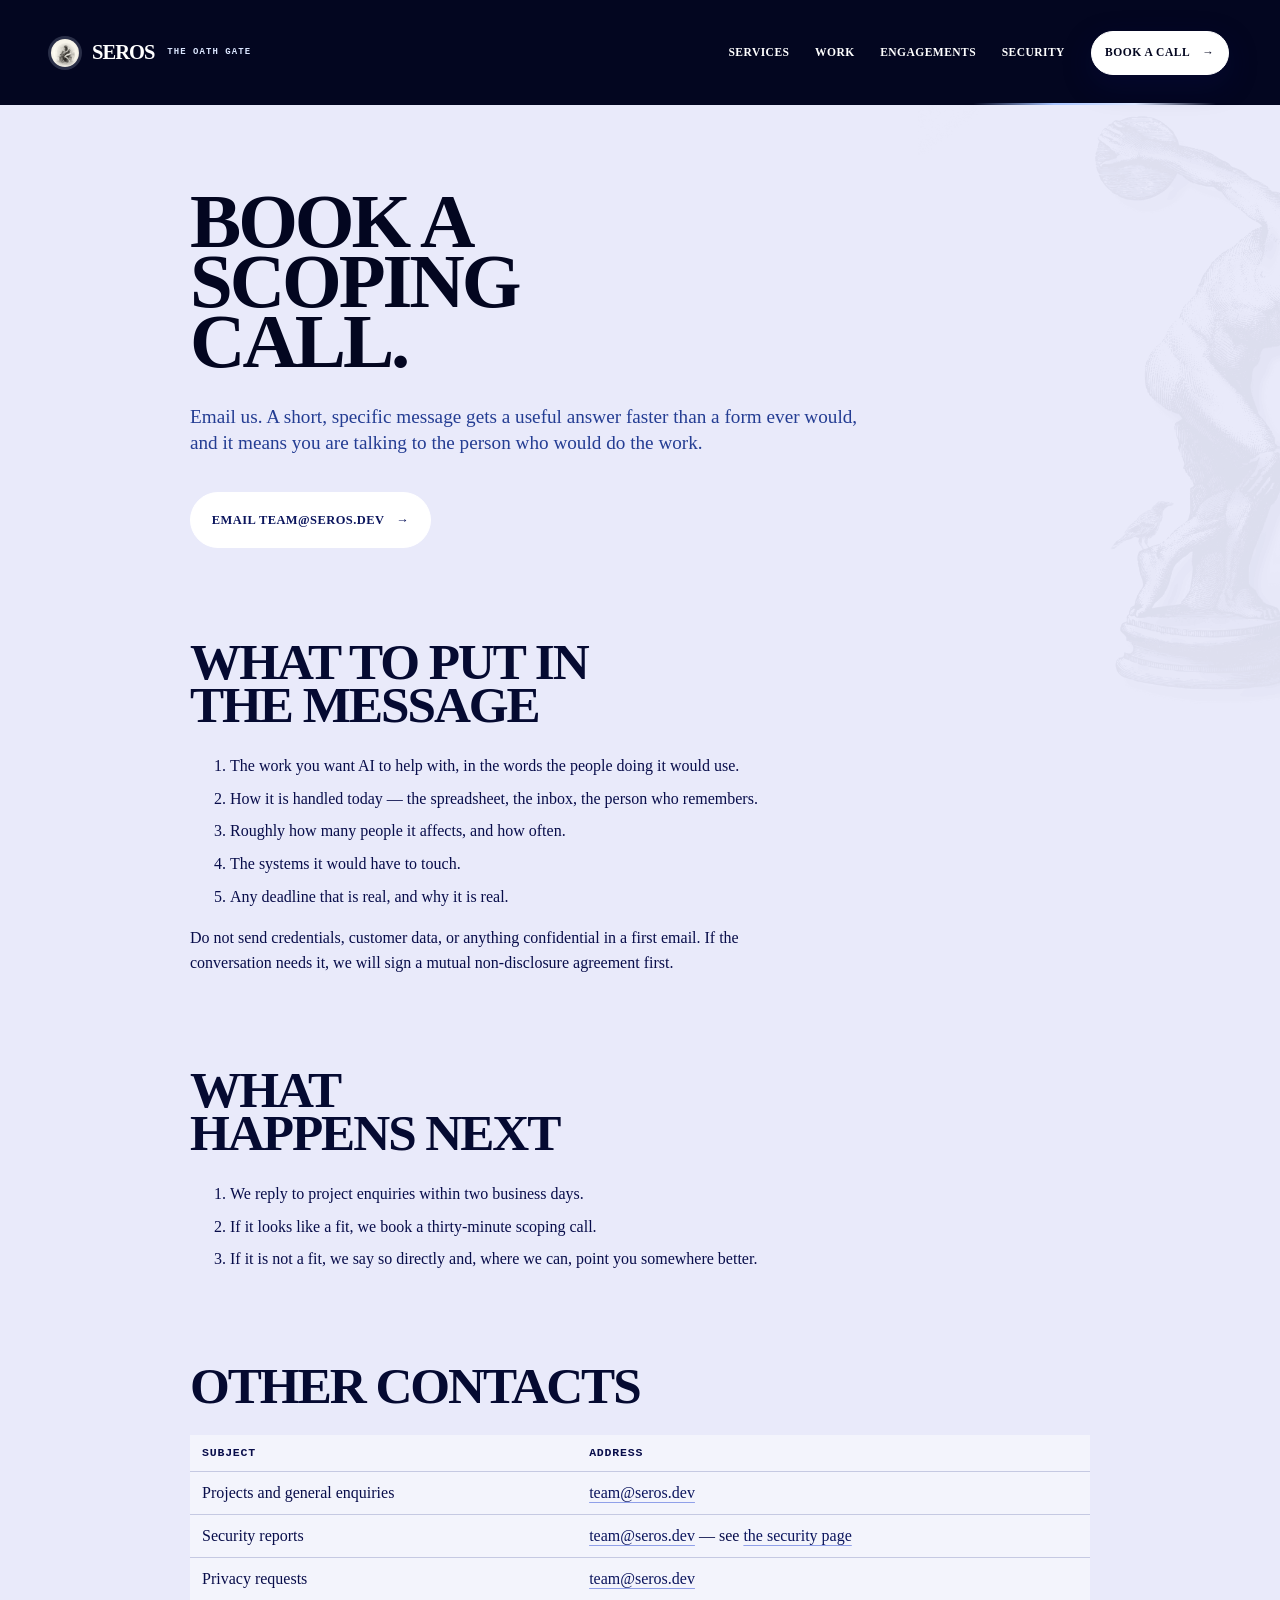
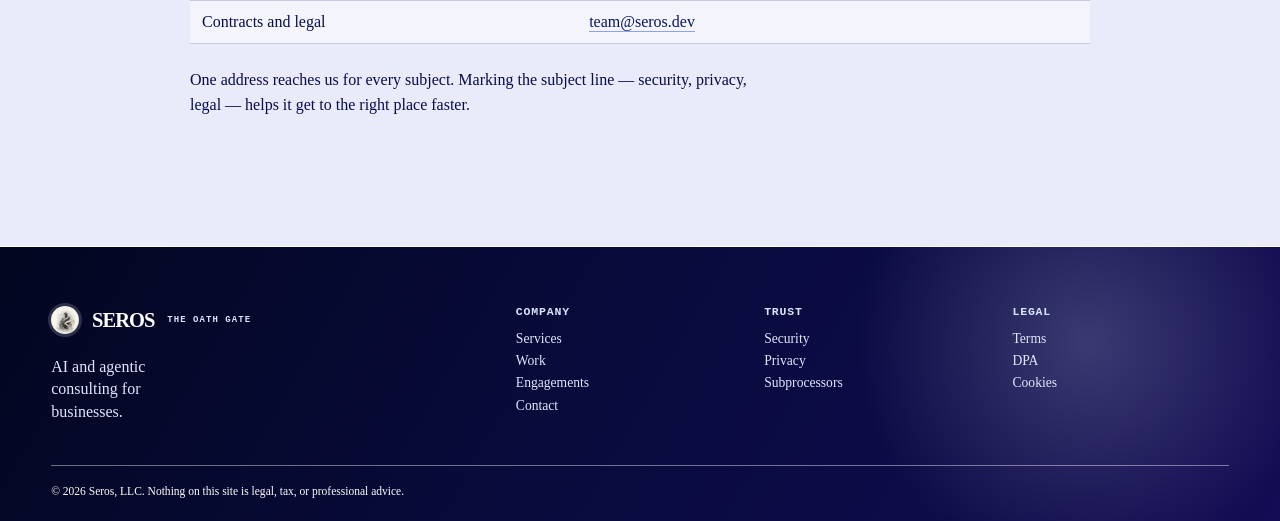
<file: contact.html>
<!doctype html>
<html lang="en">
<head>
<meta charset="utf-8">
<meta name="viewport" content="width=device-width,initial-scale=1">
<title>Contact — Seros, LLC</title>
<meta name="description" content="Book a scoping call with Seros, LLC. Tell us the work you want AI to help with, who it affects, and what a fix would be worth; we reply with whether AI is the right answer.">
<link rel="canonical" href="https://seros.dev/contact">
<meta property="og:title" content="Contact — Seros, LLC">
<meta property="og:description" content="Tell us what is slowing the business down.">
<meta property="og:type" content="website">
<meta property="og:url" content="https://seros.dev/contact">
<meta property="og:image" content="https://seros.dev/assets/og-card-2026-09.jpg">
<meta name="twitter:card" content="summary_large_image">
<link rel="icon" href="/assets/icon-192.png">
<link rel="apple-touch-icon" href="/assets/apple-touch-icon.png">
<link rel="manifest" href="/manifest.json">
<meta name="theme-color" content="#030620">
<link rel="stylesheet" href="/assets/styles.css?v=8">
</head>
<body>
<a class="skip" href="#main">Skip to content</a>
<header class="site">
  <div class="wrap rail-header">
    <a class="brand" href="/"><img src="/assets/icon-192.png" alt=""><span>SEROS</span><small>AI consulting</small></a>
    <nav class="site" aria-label="Primary navigation">
      <a href="/services">Services</a>
      <a href="/work">Work</a>
      <a href="/pricing">Engagements</a>
      <a href="/security">Security</a>
      <a class="btn-nav-app" href="/contact">Book a call <span aria-hidden="true">&rarr;</span></a>
    </nav>
  </div>
</header>

<main class="wrap doc doc-wide" id="main">
  <h1>Book a scoping call.</h1>
  <p class="lede">Email us. A short, specific message gets a useful answer faster than a form ever
  would, and it means you are talking to the person who would do the work.</p>

  <div class="cta">
    <a class="btn primary" href="mailto:team@seros.dev?subject=Project%20enquiry">Email team@seros.dev <span aria-hidden="true">&rarr;</span></a>
  </div>

  <section aria-labelledby="include-heading">
    <h2 id="include-heading">What to put in the message</h2>
    <ol>
      <li>The work you want AI to help with, in the words the people doing it would use.</li>
      <li>How it is handled today — the spreadsheet, the inbox, the person who remembers.</li>
      <li>Roughly how many people it affects, and how often.</li>
      <li>The systems it would have to touch.</li>
      <li>Any deadline that is real, and why it is real.</li>
    </ol>
    <p>Do not send credentials, customer data, or anything confidential in a first email. If the
    conversation needs it, we will sign a mutual non-disclosure agreement first.</p>
  </section>

  <section aria-labelledby="next-heading">
    <h2 id="next-heading">What happens next</h2>
    <ol>
      <li>We reply to project enquiries within two business days.</li>
      <li>If it looks like a fit, we book a thirty-minute scoping call.</li>
      <li>If it is not a fit, we say so directly and, where we can, point you somewhere better.</li>
    </ol>
  </section>

  <section aria-labelledby="other-heading">
    <h2 id="other-heading">Other contacts</h2>
    <div class="table-scroll" role="region" aria-label="Scrollable table" tabindex="0"><table>
      <tr><th>Subject</th><th>Address</th></tr>
      <tr><td>Projects and general enquiries</td><td><a href="mailto:team@seros.dev">team@seros.dev</a></td></tr>
      <tr><td>Security reports</td><td><a href="mailto:team@seros.dev">team@seros.dev</a> — see <a href="/security">the security page</a></td></tr>
      <tr><td>Privacy requests</td><td><a href="mailto:team@seros.dev">team@seros.dev</a></td></tr>
      <tr><td>Contracts and legal</td><td><a href="mailto:team@seros.dev">team@seros.dev</a></td></tr>
    </table></div>
    <p>One address reaches us for every subject. Marking the subject line — security, privacy,
    legal — helps it get to the right place faster.</p>
  </section>
</main>

<footer class="site"><div class="wrap footer-grid">
  <div><a class="brand foot-brand" href="/"><img src="/assets/icon-192.png" alt=""><span>SEROS</span></a><p class="foot-blurb">AI and agentic consulting for businesses.</p></div>
  <div><p class="footer-label">Company</p><a href="/services">Services</a><a href="/work">Work</a><a href="/pricing">Engagements</a><a href="/contact">Contact</a></div>
  <div><p class="footer-label">Trust</p><a href="/security">Security</a><a href="/privacy">Privacy</a><a href="/subprocessors">Subprocessors</a></div>
  <div><p class="footer-label">Legal</p><a href="/terms">Terms</a><a href="/dpa">DPA</a><a href="/cookies">Cookies</a></div>
</div><div class="wrap fineprint">&copy; 2026 Seros, LLC. Nothing on this site is legal, tax, or professional advice.</div></footer>
</body>
</html>
</file>
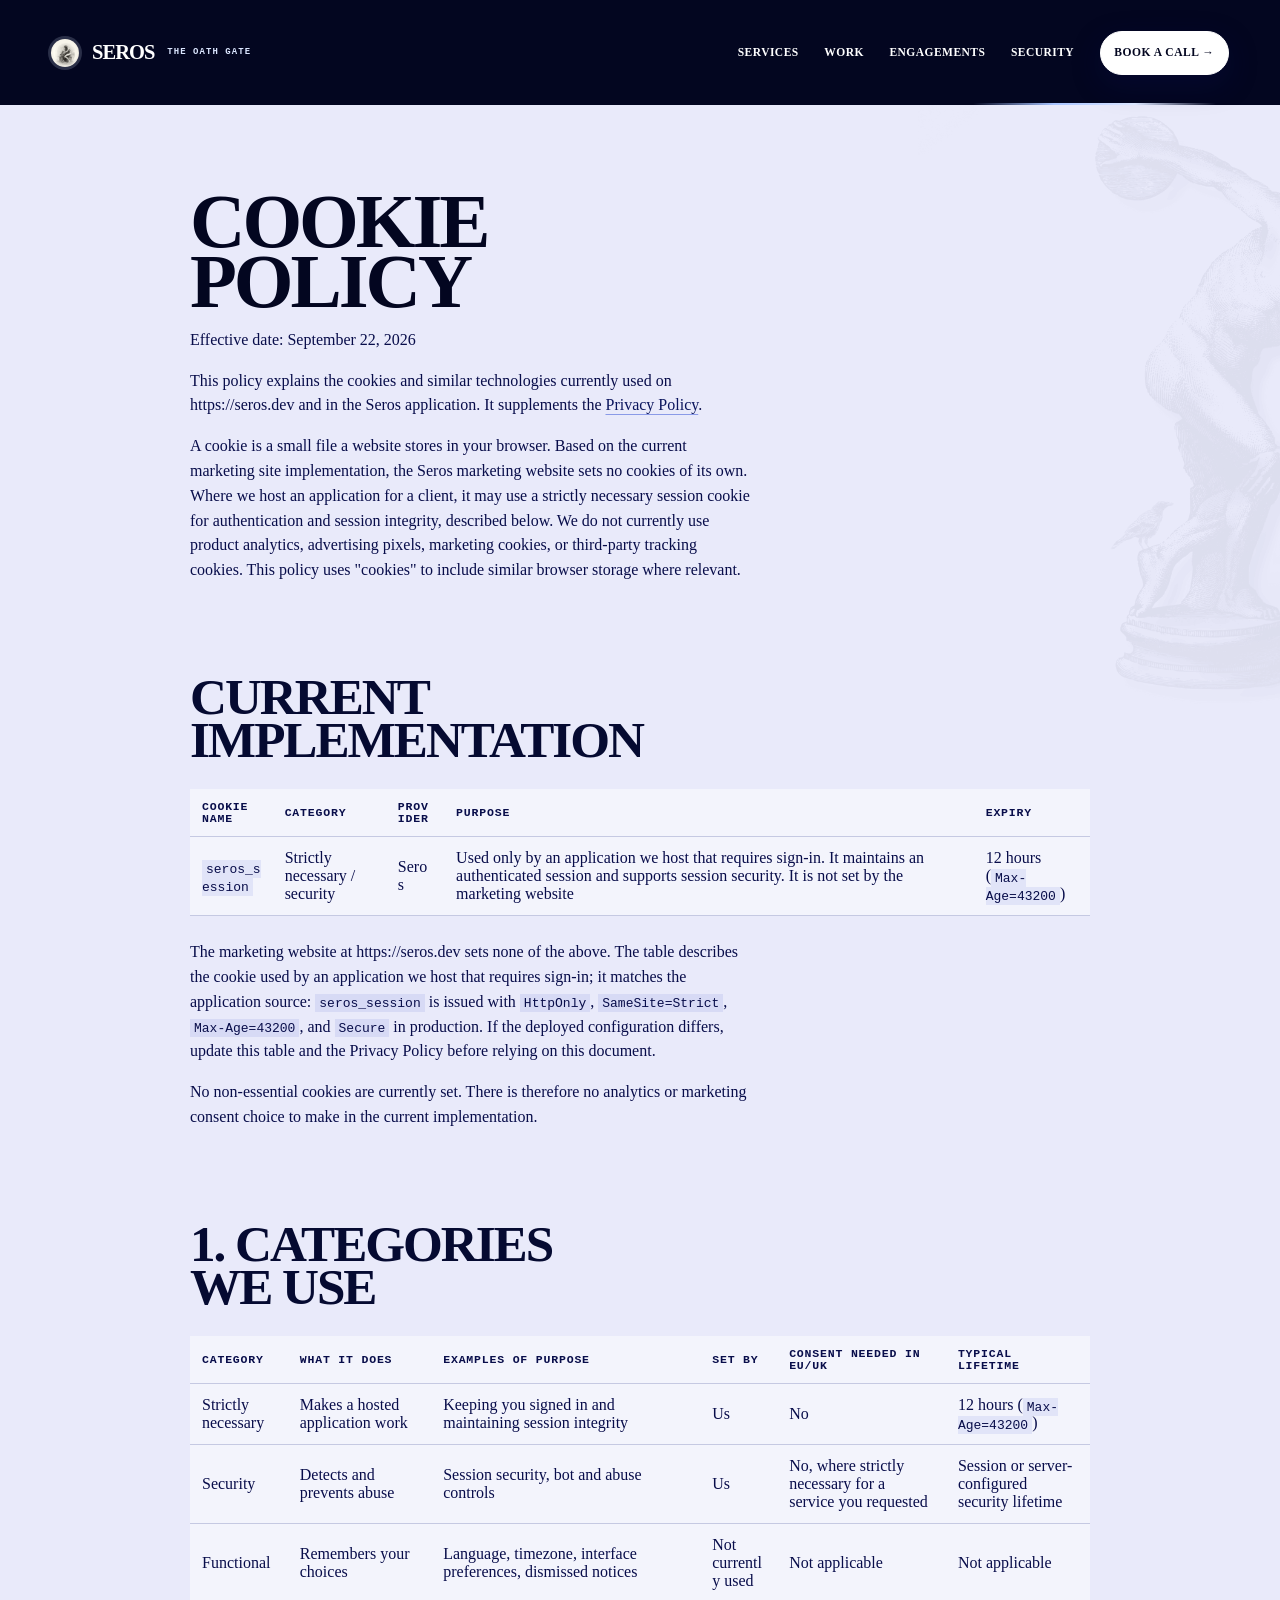
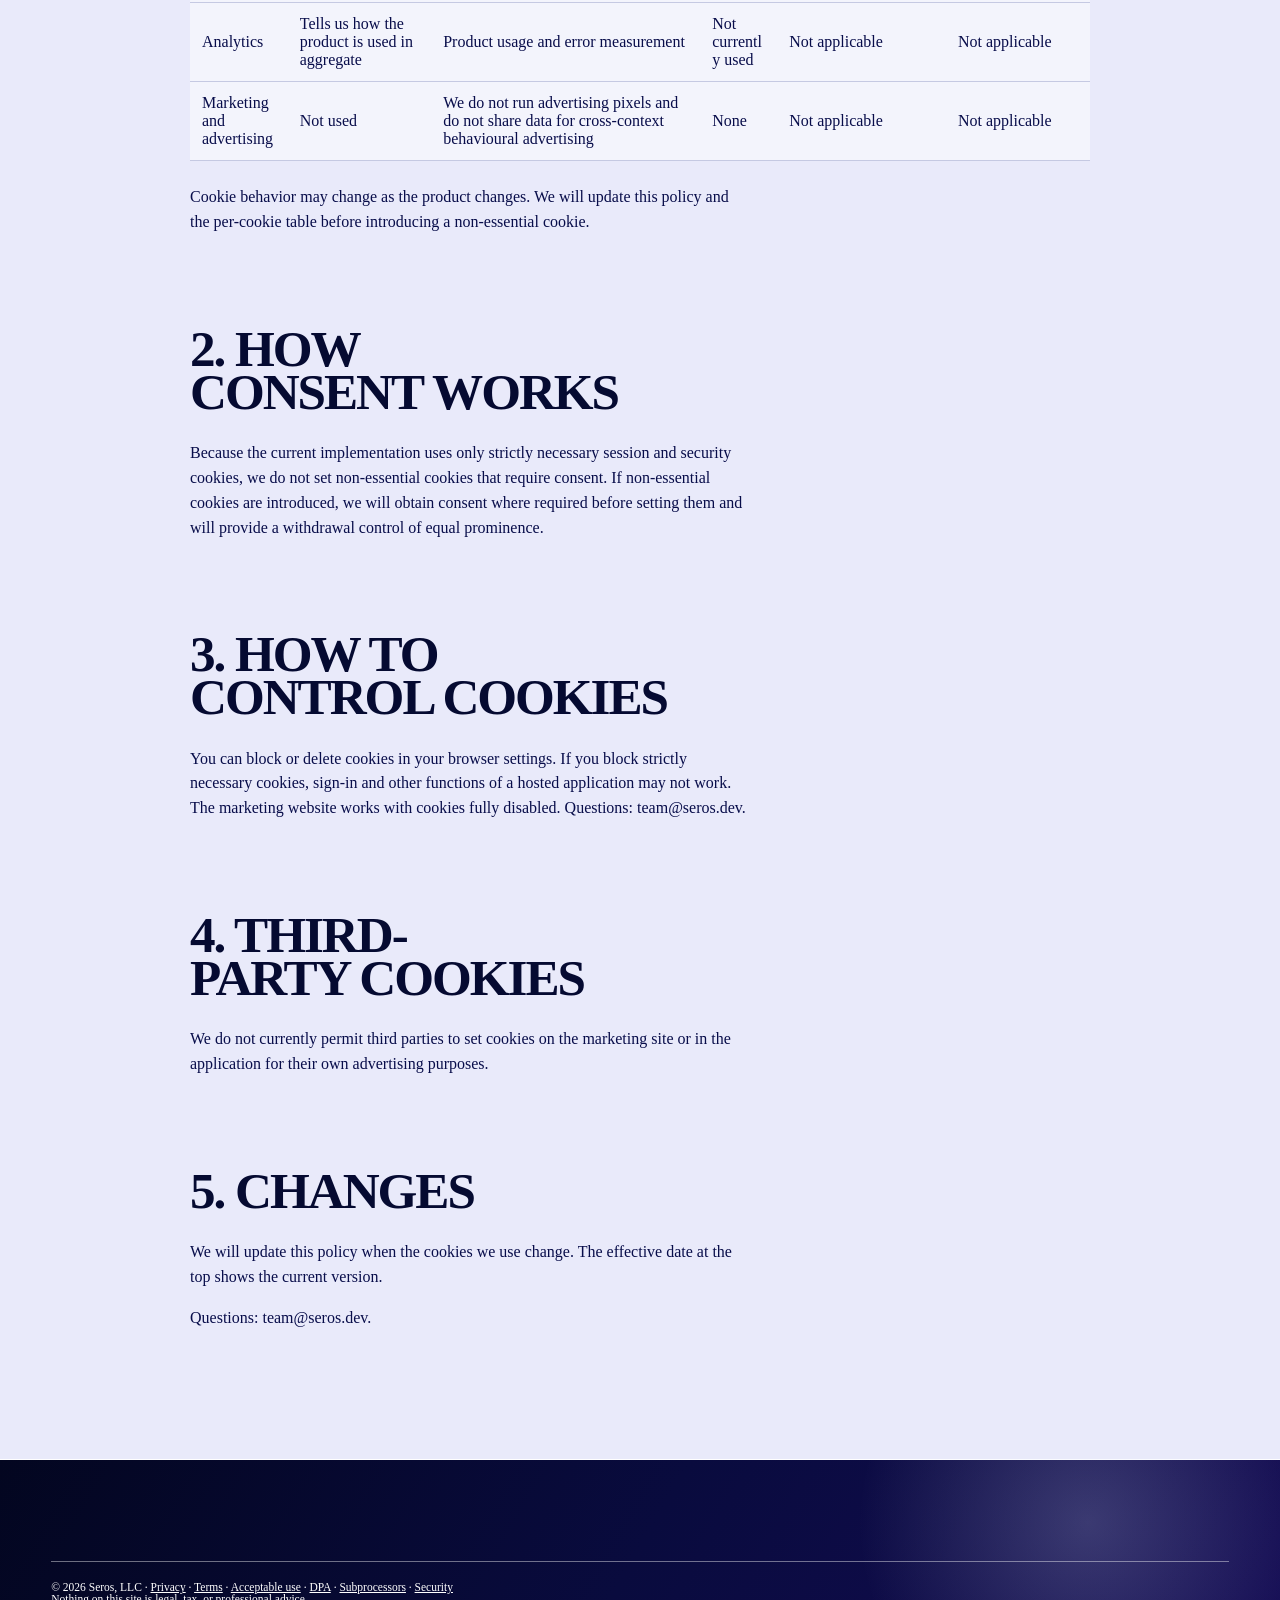
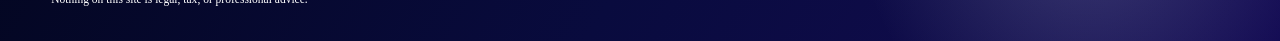
<file: cookies.html>
<!doctype html>
<html lang="en">
<head>
<meta charset="utf-8">
<meta name="viewport" content="width=device-width,initial-scale=1">
<title>Cookie Policy — Seros, LLC</title>
<meta name="description" content="Cookies and similar technologies used by Seros, LLC.">
<link rel="canonical" href="https://seros.dev/cookies">
<meta name="robots" content="index,follow">
<meta property="og:title" content="Cookie Policy — Seros, LLC">
<meta property="og:description" content="Cookies and similar technologies used by Seros, LLC.">
<meta property="og:image" content="https://seros.dev/assets/og-card-2026-09.jpg">
<link rel="icon" href="/assets/icon-192.png">
<link rel="apple-touch-icon" href="/assets/apple-touch-icon.png">
<link rel="manifest" href="/manifest.json">
<meta name="theme-color" content="#030620">
<link rel="stylesheet" href="/assets/styles.css?v=8">
</head>
<body>
<a class="skip" href="#main">Skip to content</a>
<header class="site">
  <div class="wrap rail-header">
    <a class="brand" href="/"><img src="/assets/icon-192.png" alt=""><span>SEROS</span><small>AI consulting</small></a>
    <nav class="site" aria-label="Primary navigation">
        <a href="/services">Services</a>
        <a href="/work">Work</a>
        <a href="/pricing">Engagements</a>
        <a href="/security">Security</a>
        <a class="btn-nav-app" href="/contact">Book a call &rarr;</a>
    </nav>
  </div>
</header>
<main class="wrap doc" id="main">

<h1 id="cookie-policy">Cookie Policy</h1>
<p>Effective date: September 22, 2026</p>
<p>This policy explains the cookies and similar technologies currently used on https://seros.dev
and in the Seros application. It supplements the <a href="privacy.html">Privacy Policy</a>.</p>
<p>A cookie is a small file a website stores in your browser. Based on the current marketing
site implementation, the Seros marketing website sets no cookies of its own. Where we host
an application for a client, it may use a strictly necessary session cookie for
authentication and session integrity, described below. We do not currently use product
analytics,
advertising pixels, marketing cookies, or third-party tracking cookies. This policy uses
"cookies" to include similar browser storage where relevant.</p>
<h2 id="current-implementation">Current implementation</h2>
<div class="table-scroll" role="region" aria-label="Scrollable table" tabindex="0"><table>
<thead>
<tr>
<th>Cookie name</th>
<th>Category</th>
<th>Provider</th>
<th>Purpose</th>
<th>Expiry</th>
</tr>
</thead>
<tbody>
<tr>
<td><code>seros_session</code></td>
<td>Strictly necessary / security</td>
<td>Seros</td>
<td>Used only by an application we host that requires sign-in. It maintains an authenticated session and supports session security. It is not set by the marketing website</td>
<td>12 hours (<code>Max-Age=43200</code>)</td>
</tr>
</tbody>
</table></div>
<p>The marketing website at https://seros.dev sets none of the above. The table describes the
cookie used by an application we host that requires sign-in; it matches the application
source: <code>seros_session</code> is issued with
<code>HttpOnly</code>, <code>SameSite=Strict</code>, <code>Max-Age=43200</code>, and <code>Secure</code> in production. If the deployed
configuration differs, update this table and the Privacy Policy before relying on this
document.</p>
<p>No non-essential cookies are currently set. There is therefore no analytics or marketing
consent choice to make in the current implementation.</p>
<h2 id="1-categories-we-use">1. Categories we use</h2>
<div class="table-scroll" role="region" aria-label="Scrollable table" tabindex="0"><table>
<thead>
<tr>
<th>Category</th>
<th>What it does</th>
<th>Examples of purpose</th>
<th>Set by</th>
<th>Consent needed in EU/UK</th>
<th>Typical lifetime</th>
</tr>
</thead>
<tbody>
<tr>
<td>Strictly necessary</td>
<td>Makes a hosted application work</td>
<td>Keeping you signed in and maintaining session integrity</td>
<td>Us</td>
<td>No</td>
<td>12 hours (<code>Max-Age=43200</code>)</td>
</tr>
<tr>
<td>Security</td>
<td>Detects and prevents abuse</td>
<td>Session security, bot and abuse controls</td>
<td>Us</td>
<td>No, where strictly necessary for a service you requested</td>
<td>Session or server-configured security lifetime</td>
</tr>
<tr>
<td>Functional</td>
<td>Remembers your choices</td>
<td>Language, timezone, interface preferences, dismissed notices</td>
<td>Not currently used</td>
<td>Not applicable</td>
<td>Not applicable</td>
</tr>
<tr>
<td>Analytics</td>
<td>Tells us how the product is used in aggregate</td>
<td>Product usage and error measurement</td>
<td>Not currently used</td>
<td>Not applicable</td>
<td>Not applicable</td>
</tr>
<tr>
<td>Marketing and advertising</td>
<td>Not used</td>
<td>We do not run advertising pixels and do not share data for cross-context behavioural advertising</td>
<td>None</td>
<td>Not applicable</td>
<td>Not applicable</td>
</tr>
</tbody>
</table></div>
<p>Cookie behavior may change as the product changes. We will update this policy and the
per-cookie table before introducing a non-essential cookie.</p>
<h2 id="2-how-consent-works">2. How consent works</h2>
<p>Because the current implementation uses only strictly necessary session and security
cookies, we do not set non-essential cookies that require consent. If non-essential
cookies are introduced, we will obtain consent where required before setting them and will
provide a withdrawal control of equal prominence.</p>
<h2 id="3-how-to-control-cookies">3. How to control cookies</h2>
<p>You can block or delete cookies in your browser settings. If you block strictly necessary
cookies, sign-in and other functions of a hosted application may not work. The marketing
website works with cookies fully disabled. Questions: team@seros.dev.</p>
<h2 id="4-third-party-cookies">4. Third-party cookies</h2>
<p>We do not currently permit third parties to set cookies on the marketing site or in the
application for their own advertising purposes.</p>
<h2 id="5-changes">5. Changes</h2>
<p>We will update this policy when the cookies we use change. The effective date at the top
shows the current version.</p>
<p>Questions: team@seros.dev.</p>
</main>
<footer class="site">
  <div class="wrap">
    <p class="fineprint">&copy; 2026 Seros, LLC &middot;
      <a href="/privacy">Privacy</a> &middot; <a href="/terms">Terms</a> &middot;
      <a href="/acceptable-use">Acceptable use</a> &middot; <a href="/dpa">DPA</a> &middot;
      <a href="/subprocessors">Subprocessors</a> &middot; <a href="/security">Security</a><br>
      Nothing on this site is legal, tax, or professional advice.</p>
  </div>
</footer>
</body>
</html>
</file>
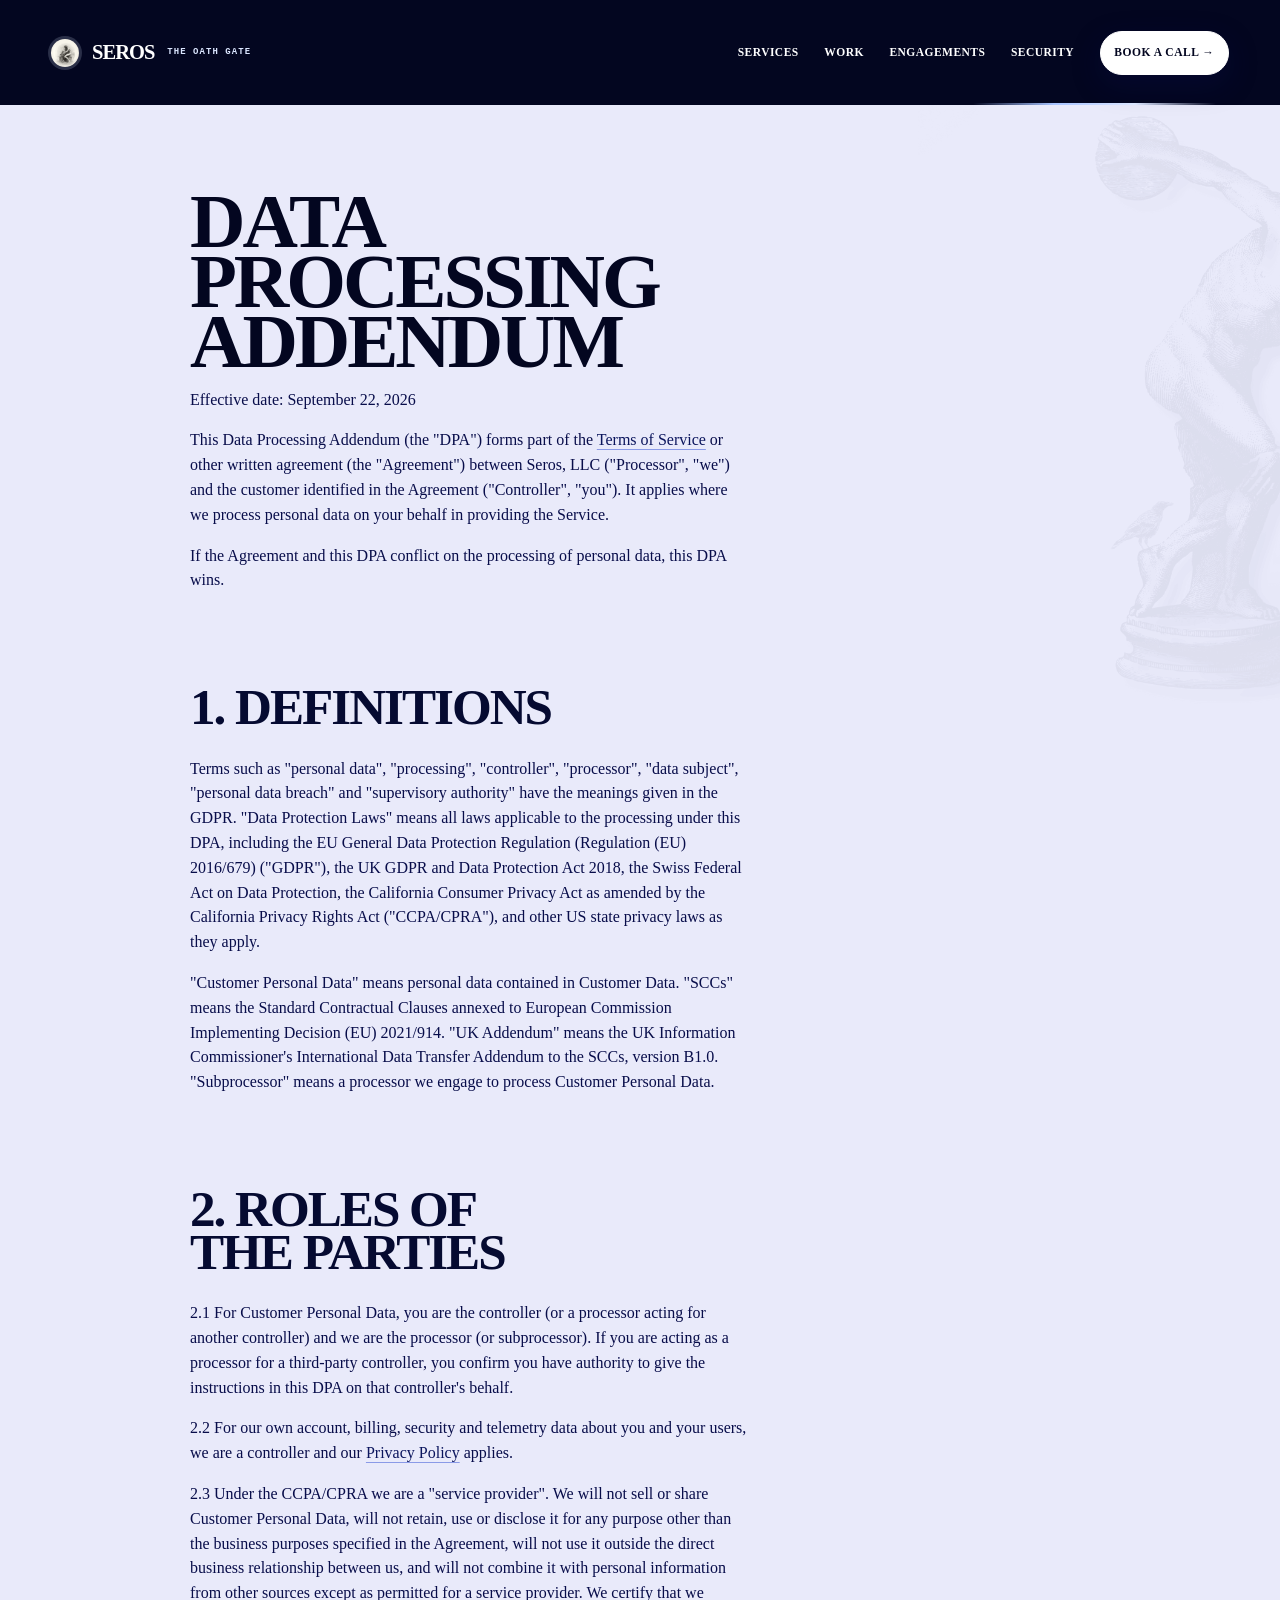
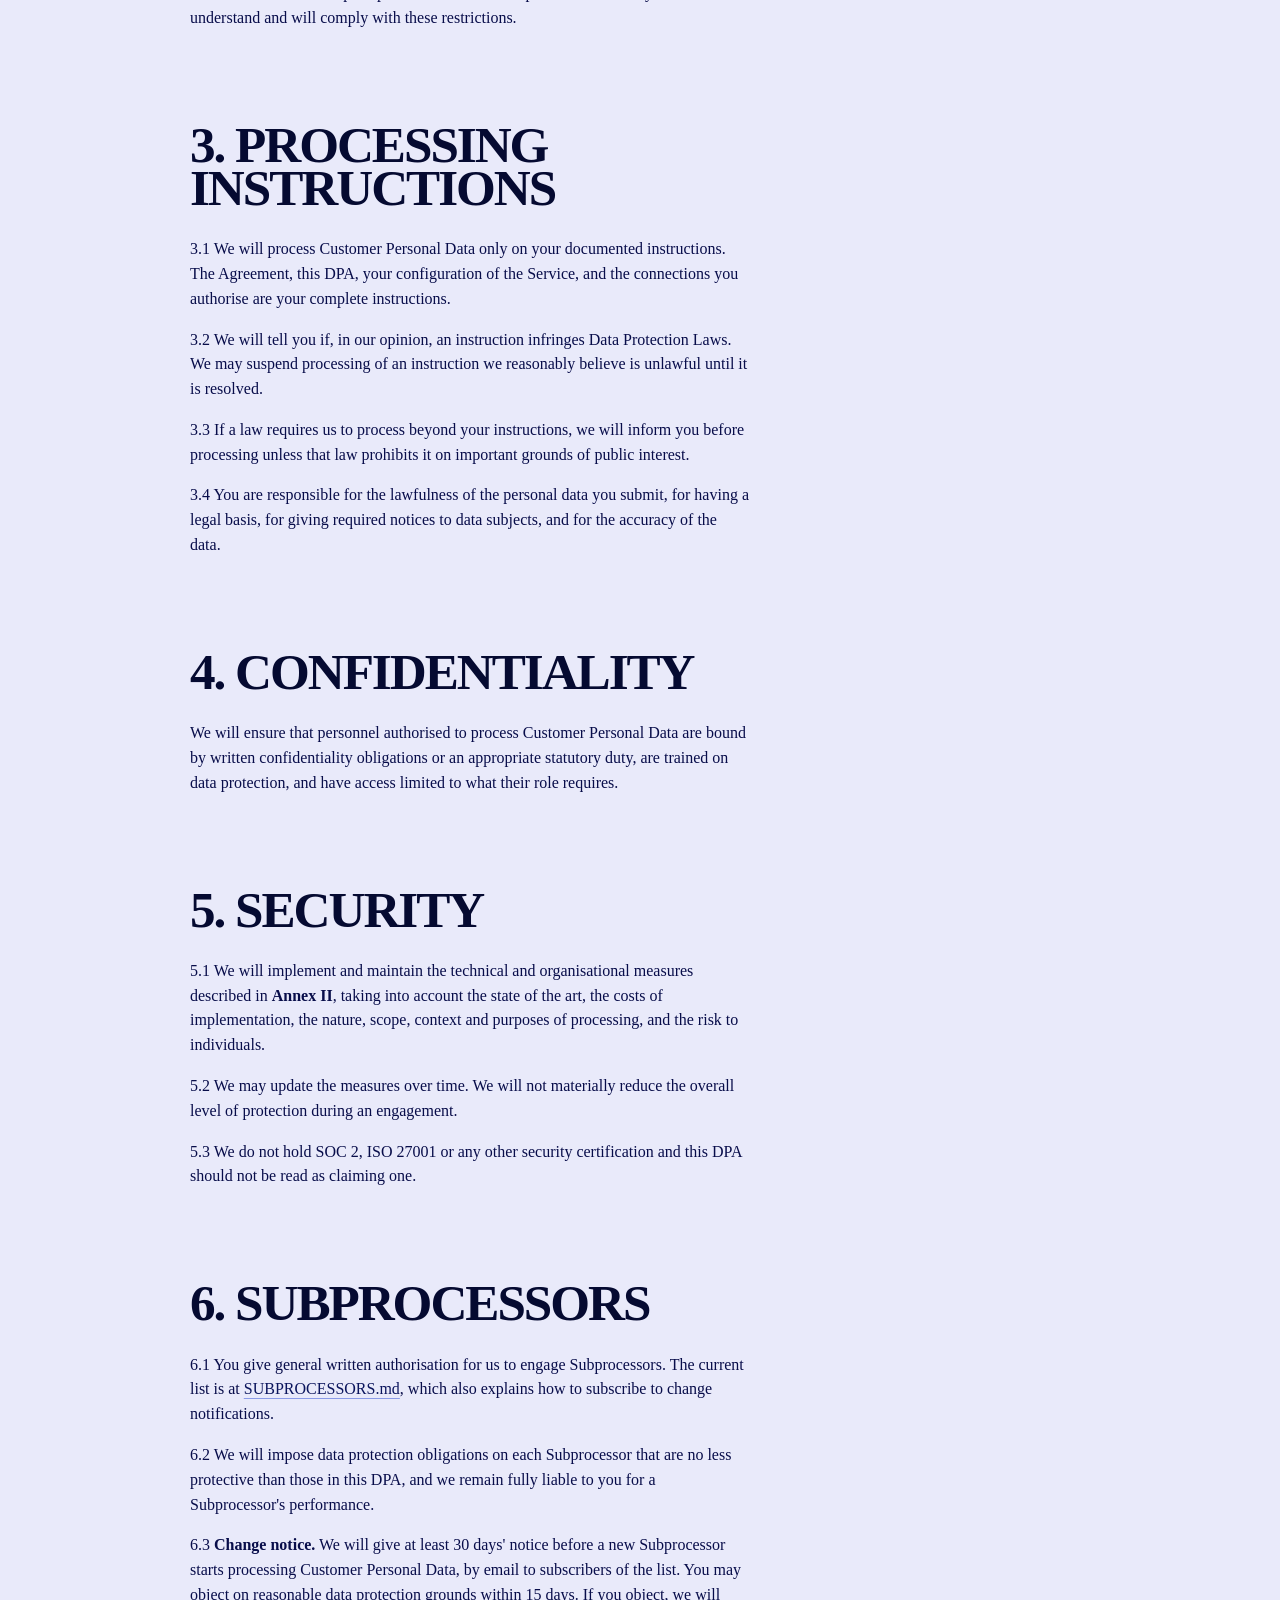
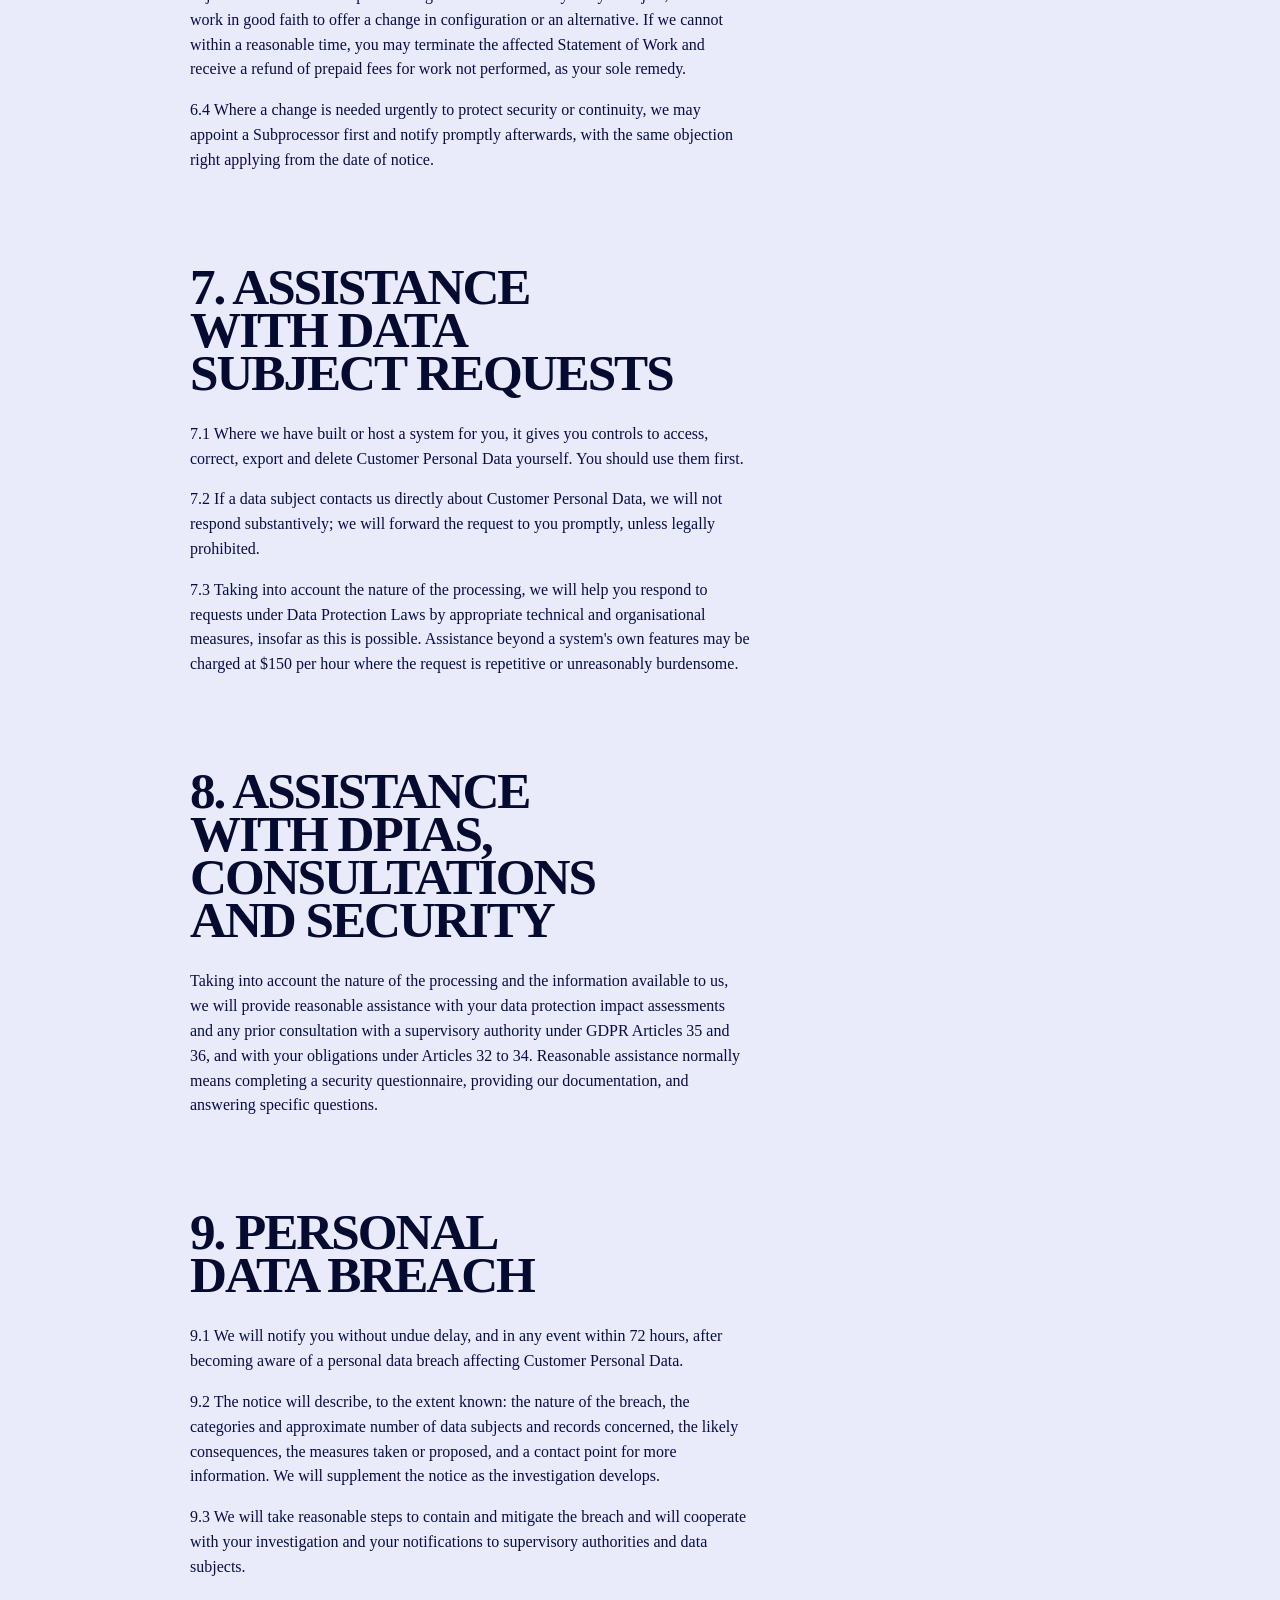
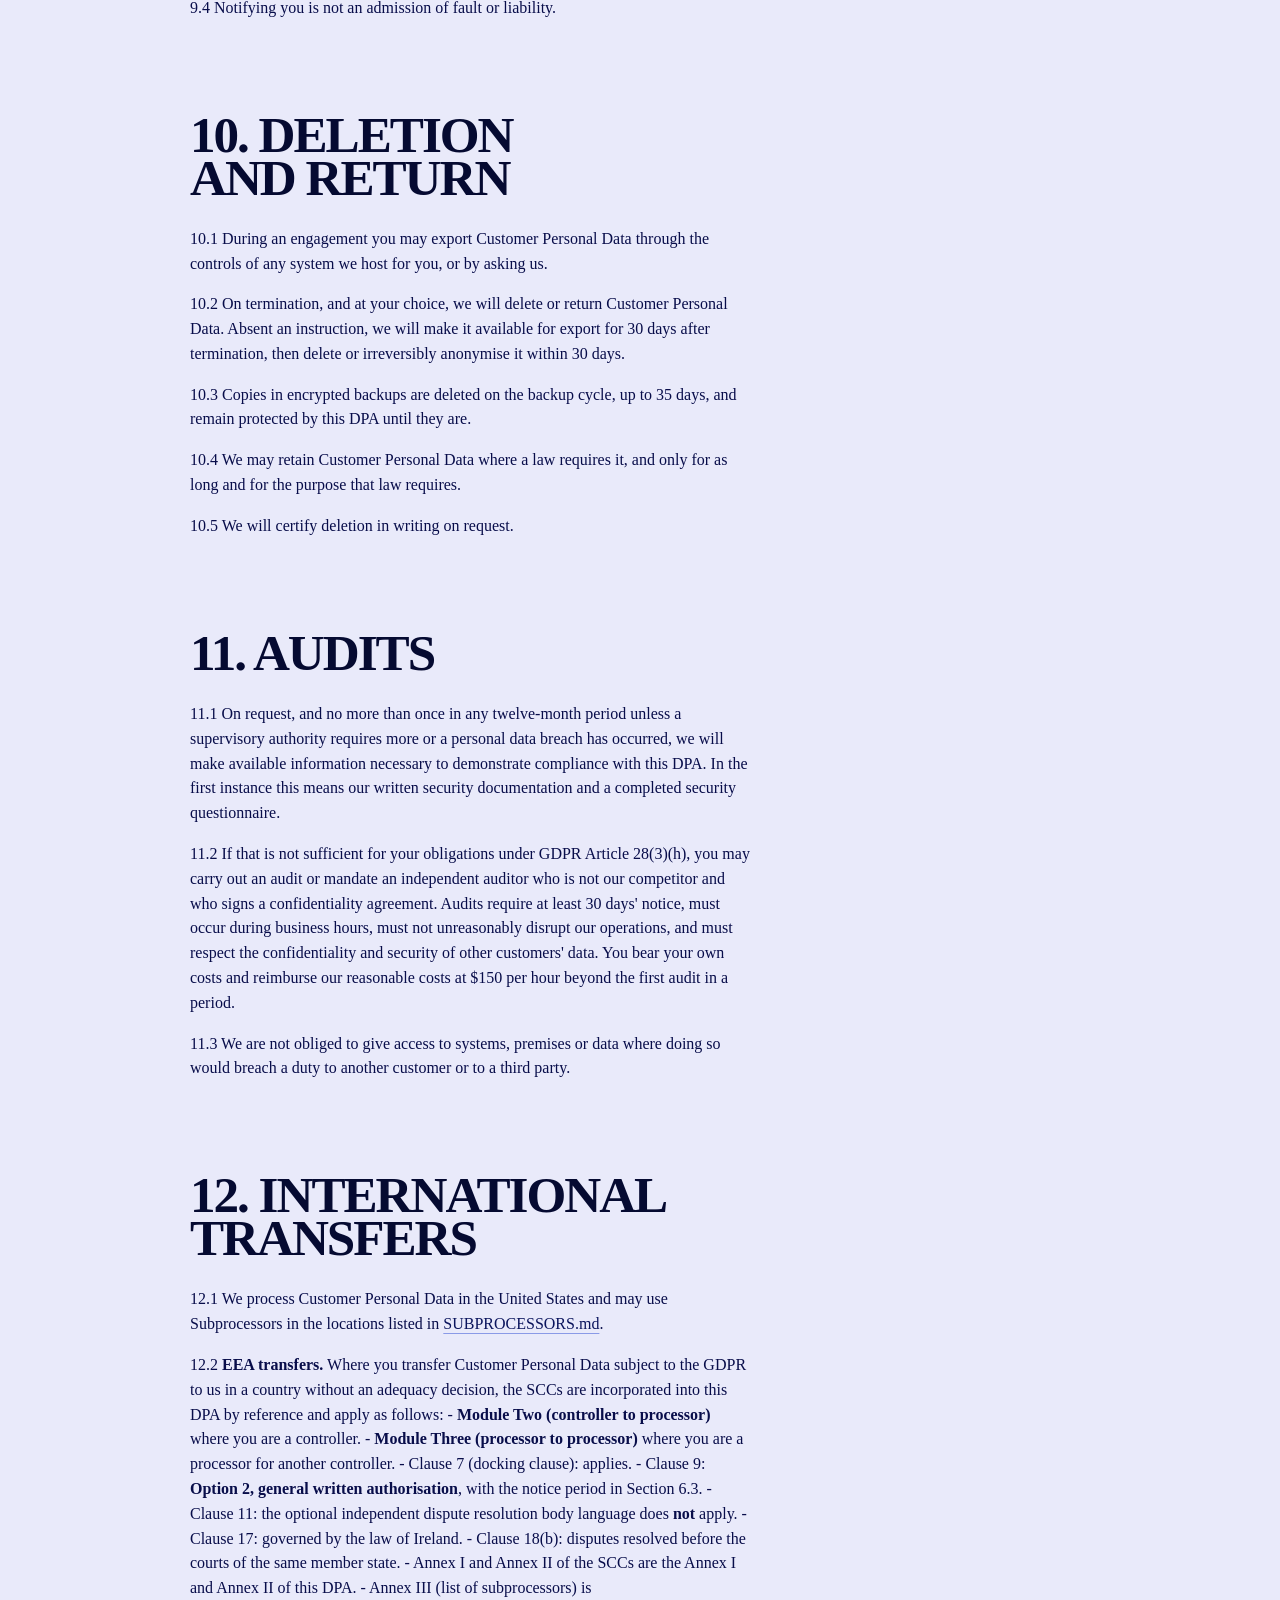
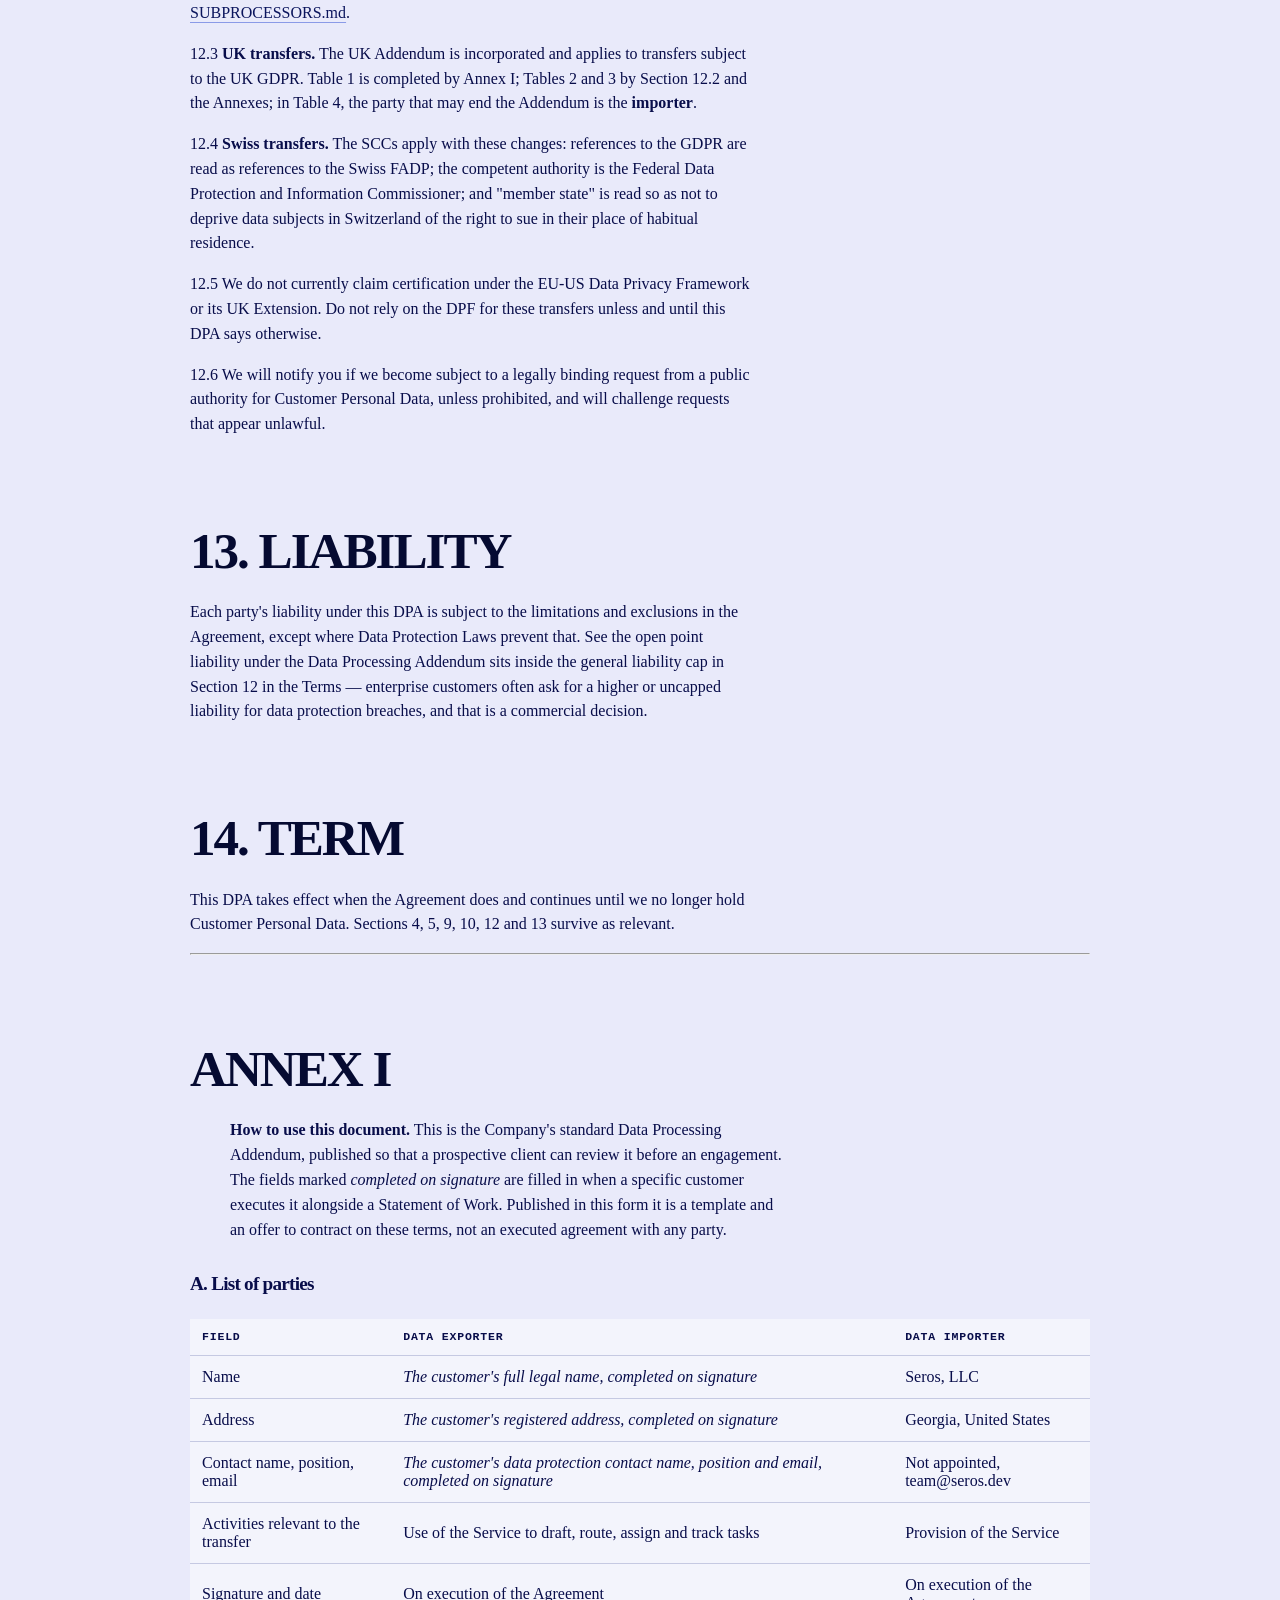
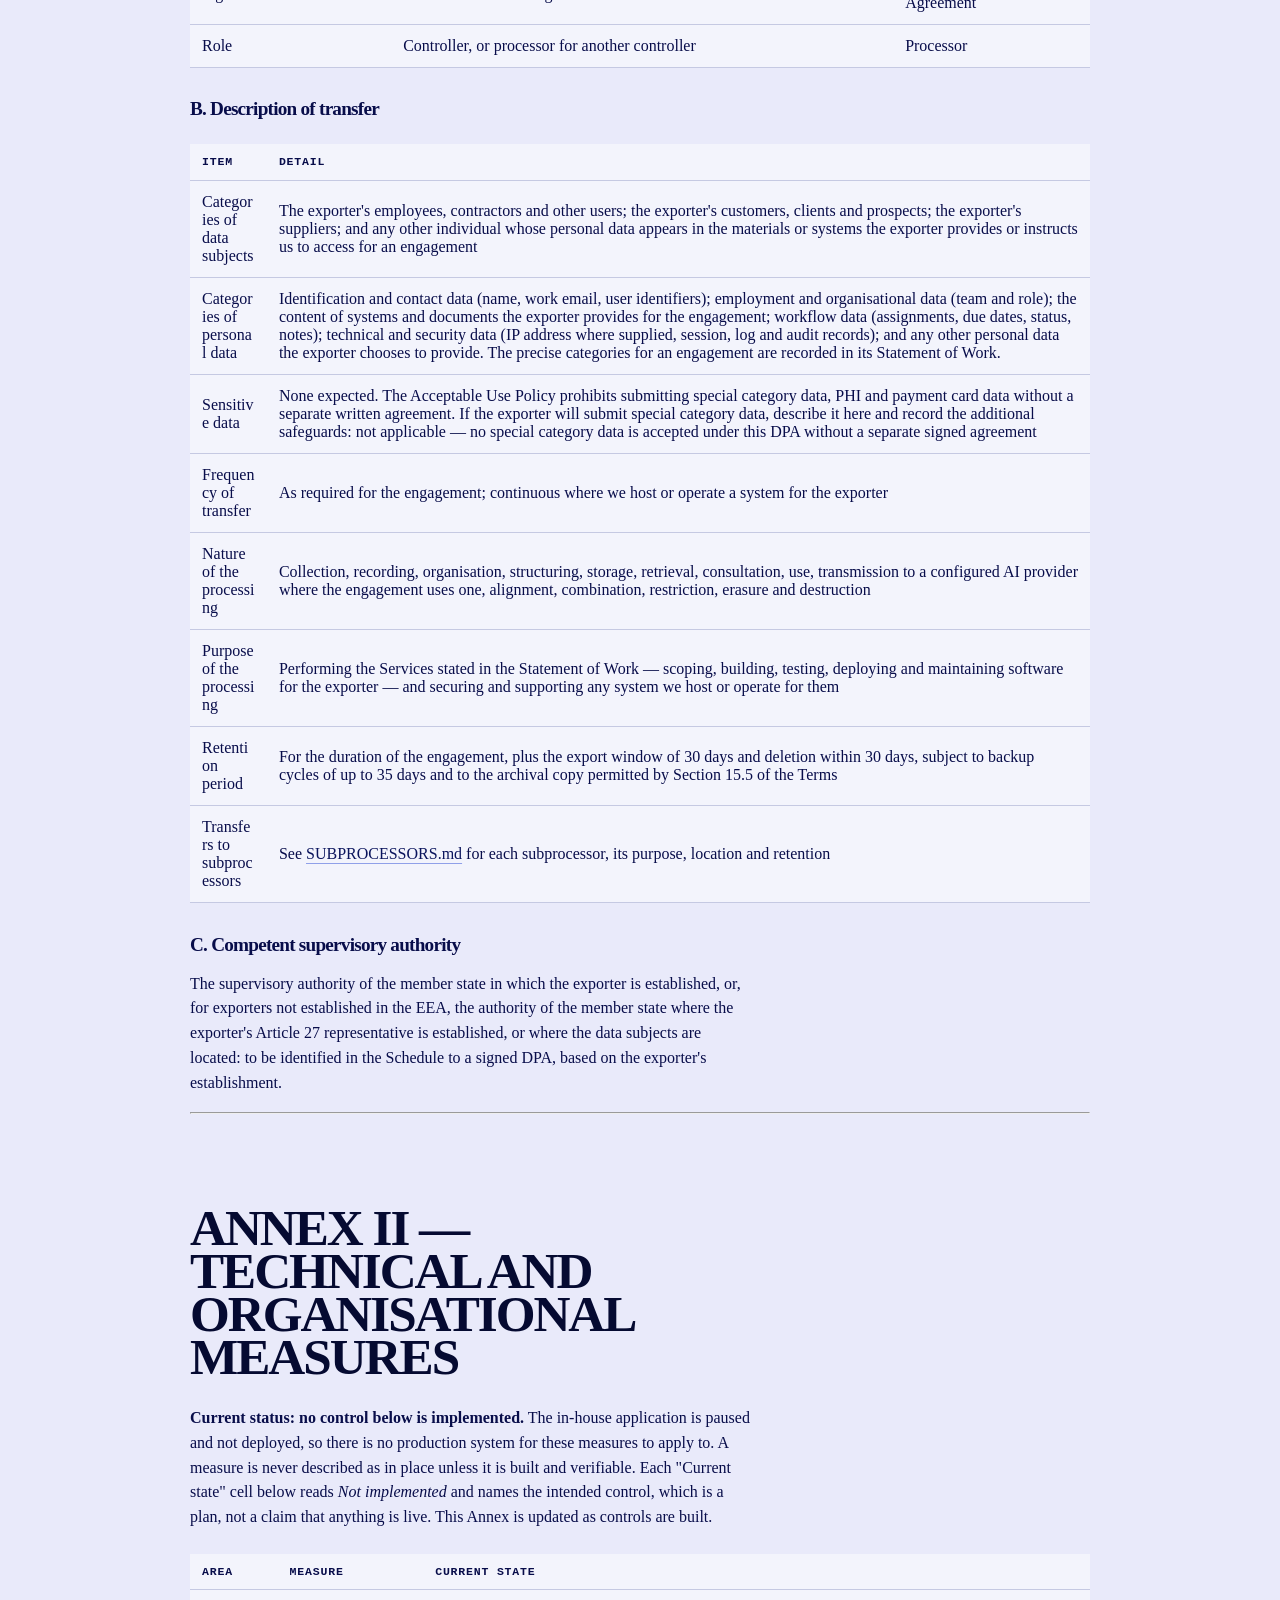
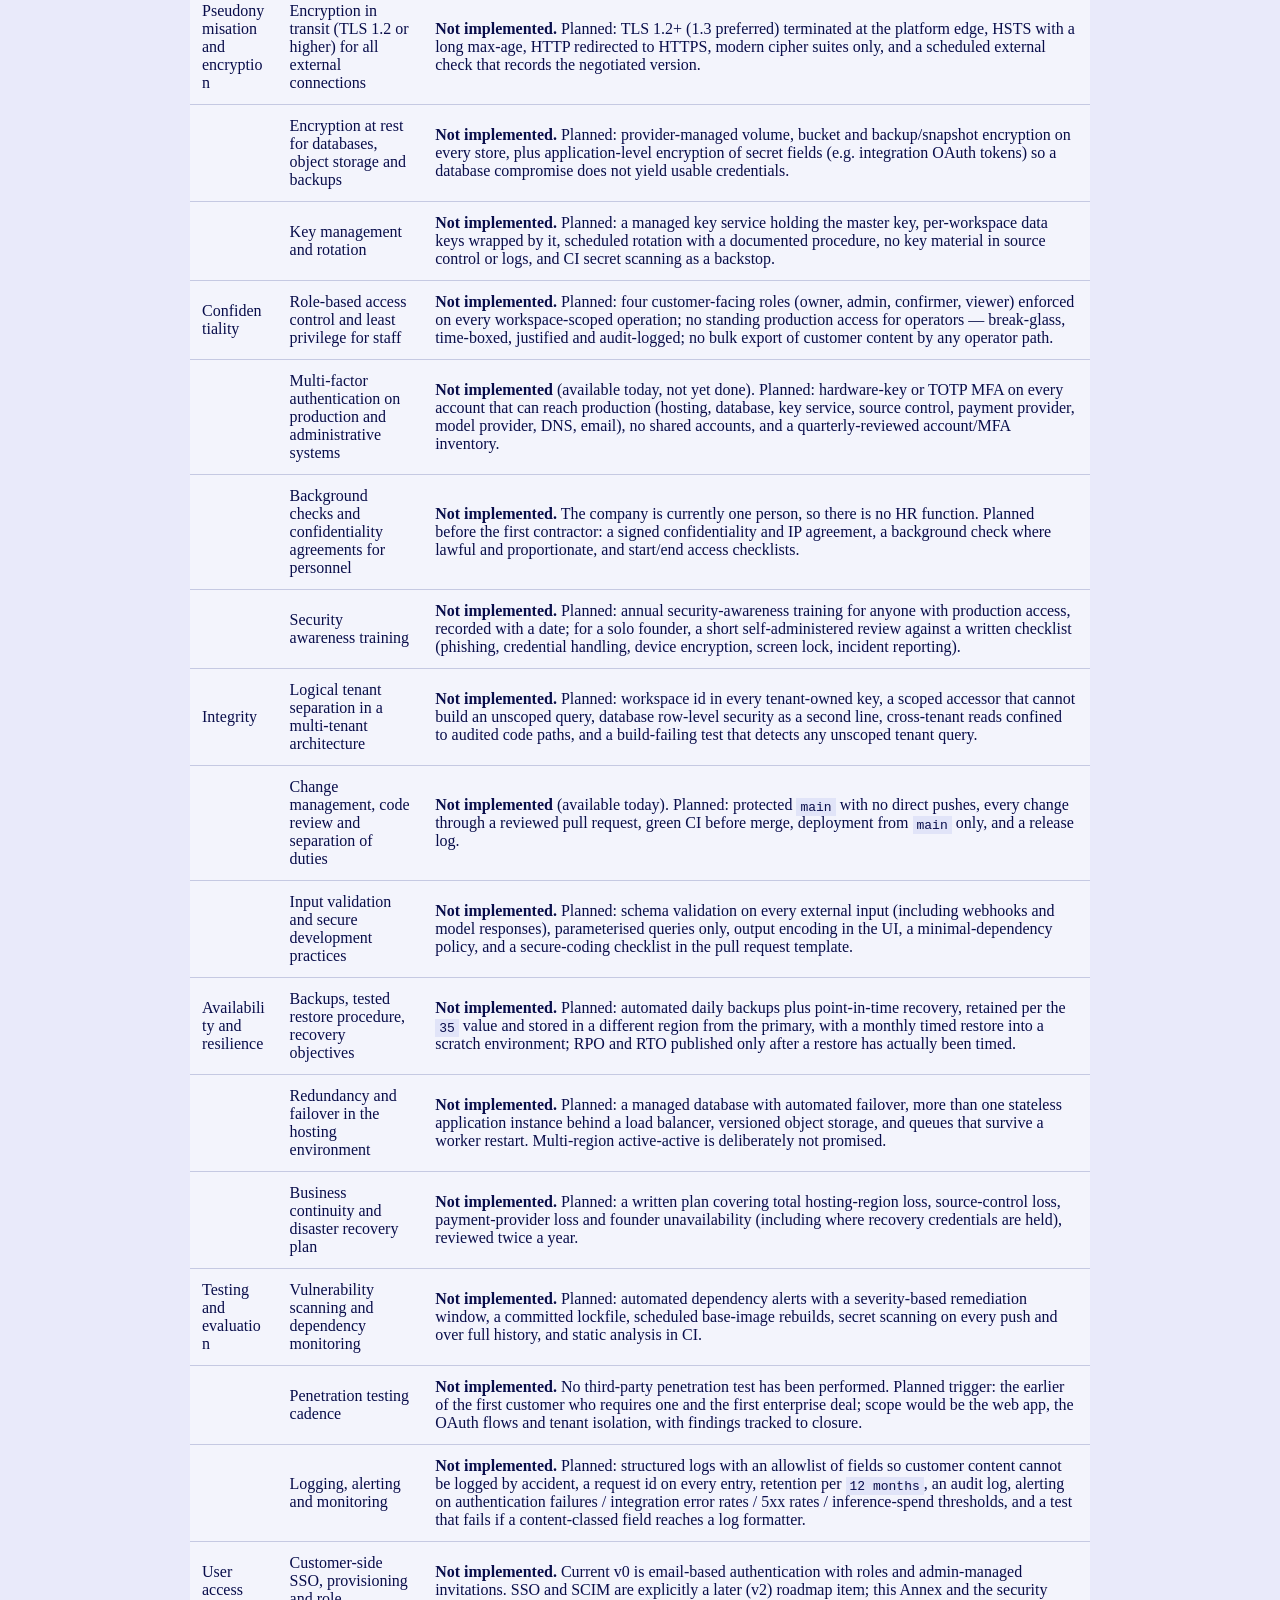
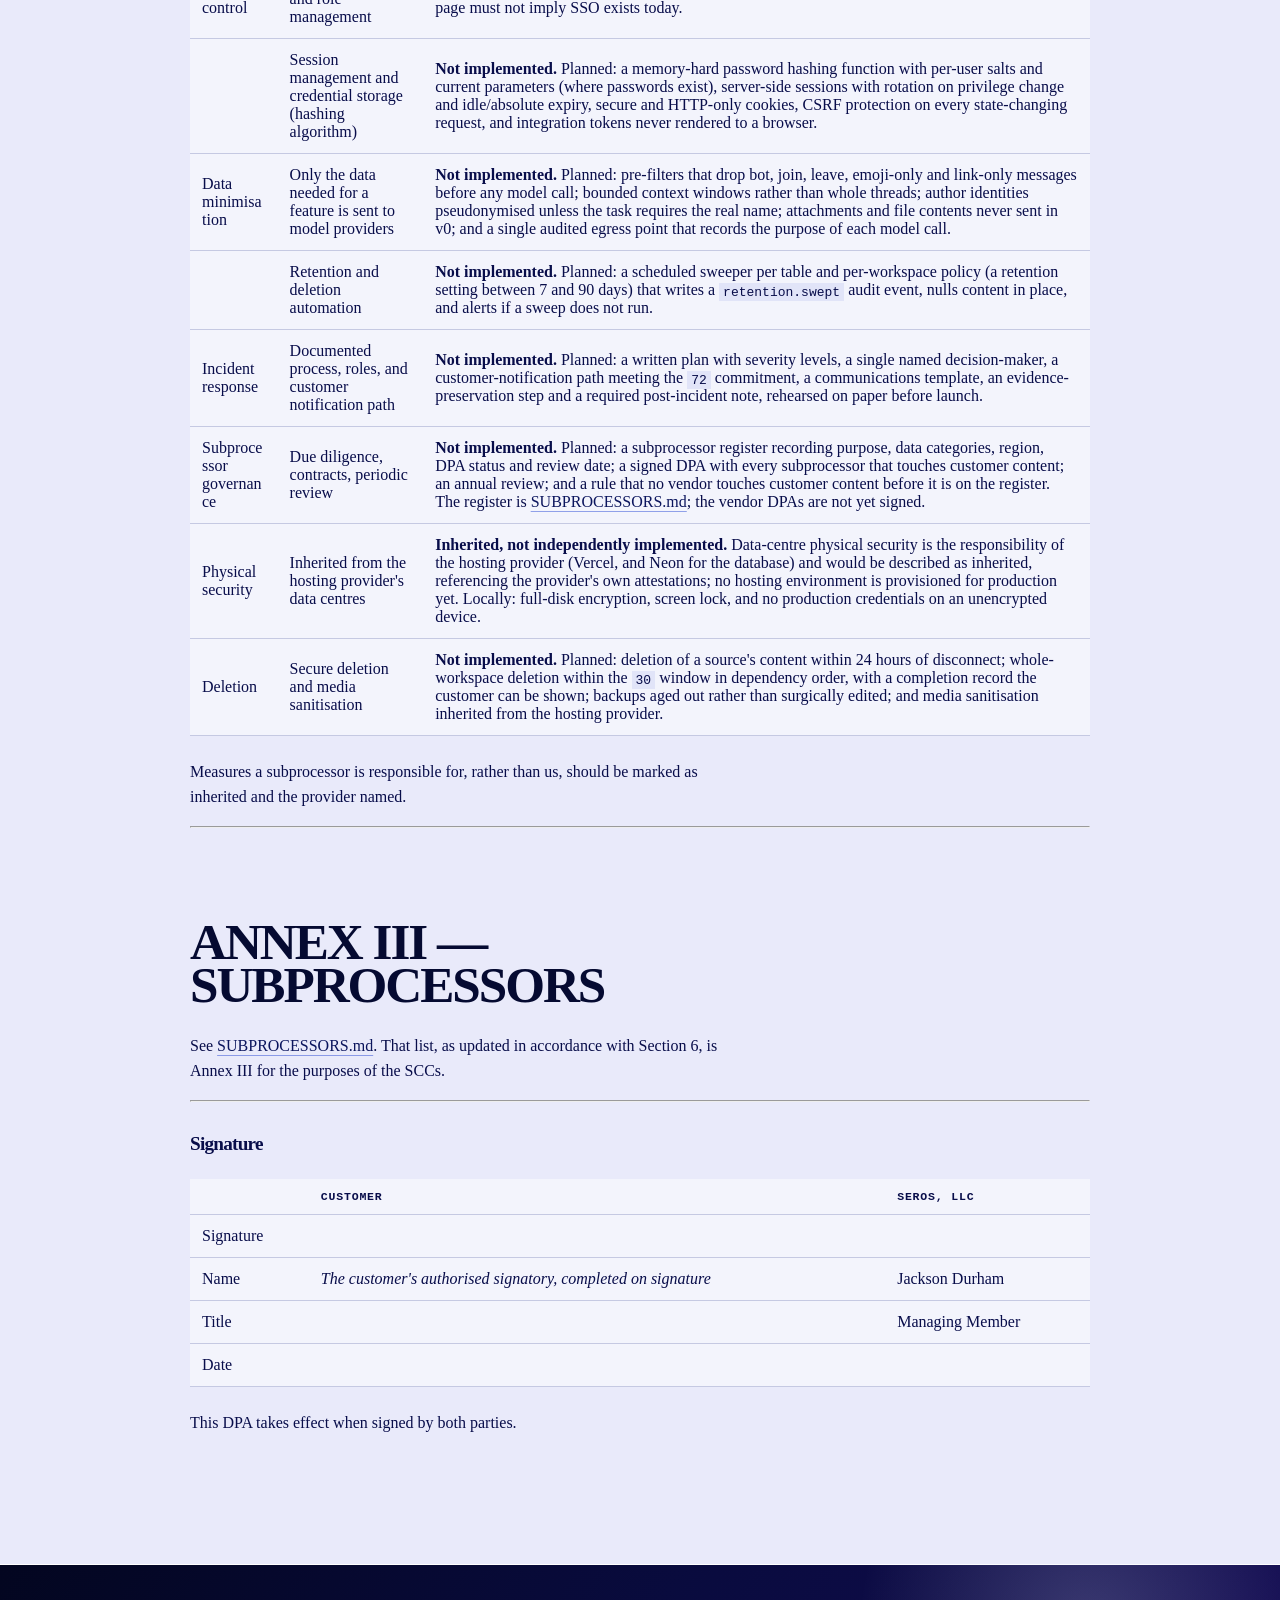
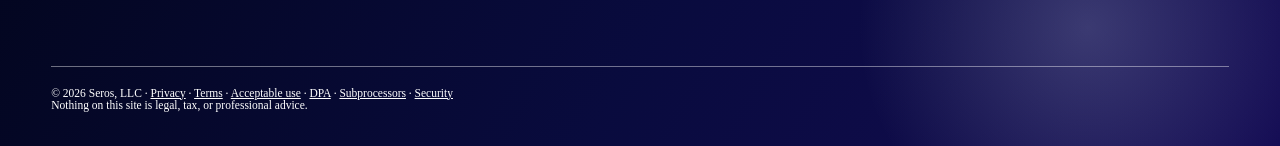
<file: dpa.html>
<!doctype html>
<html lang="en">
<head>
<meta charset="utf-8">
<meta name="viewport" content="width=device-width,initial-scale=1">
<title>Data Processing Addendum — Seros, LLC</title>
<meta name="description" content="Seros, LLC data processing addendum for customers subject to GDPR, UK GDPR, or US state privacy laws.">
<link rel="canonical" href="https://seros.dev/dpa">
<meta name="robots" content="index,follow">
<meta property="og:title" content="Data Processing Addendum — Seros, LLC">
<meta property="og:description" content="Seros, LLC data processing addendum for customers subject to GDPR, UK GDPR, or US state privacy laws.">
<meta property="og:image" content="https://seros.dev/assets/og-card-2026-09.jpg">
<link rel="icon" href="/assets/icon-192.png">
<link rel="apple-touch-icon" href="/assets/apple-touch-icon.png">
<link rel="manifest" href="/manifest.json">
<meta name="theme-color" content="#030620">
<link rel="stylesheet" href="/assets/styles.css?v=8">
</head>
<body>
<a class="skip" href="#main">Skip to content</a>
<header class="site">
  <div class="wrap rail-header">
    <a class="brand" href="/"><img src="/assets/icon-192.png" alt=""><span>SEROS</span><small>AI consulting</small></a>
    <nav class="site" aria-label="Primary navigation">
        <a href="/services">Services</a>
        <a href="/work">Work</a>
        <a href="/pricing">Engagements</a>
        <a href="/security">Security</a>
        <a class="btn-nav-app" href="/contact">Book a call &rarr;</a>
    </nav>
  </div>
</header>
<main class="wrap doc" id="main">

<h1 id="data-processing-addendum">Data Processing Addendum</h1>
<p>Effective date: September 22, 2026</p>
<p>This Data Processing Addendum (the "DPA") forms part of the
<a href="terms.html">Terms of Service</a> or other written agreement (the "Agreement")
between Seros, LLC ("Processor", "we") and the customer identified in the Agreement
("Controller", "you"). It applies where we process personal data on your behalf in
providing the Service.</p>
<p>If the Agreement and this DPA conflict on the processing of personal data, this DPA wins.</p>
<h2 id="1-definitions">1. Definitions</h2>
<p>Terms such as "personal data", "processing", "controller", "processor", "data subject",
"personal data breach" and "supervisory authority" have the meanings given in the GDPR.
"Data Protection Laws" means all laws applicable to the processing under this DPA,
including the EU General Data Protection Regulation (Regulation (EU) 2016/679) ("GDPR"),
the UK GDPR and Data Protection Act 2018, the Swiss Federal Act on Data Protection, the
California Consumer Privacy Act as amended by the California Privacy Rights Act
("CCPA/CPRA"), and other US state privacy laws as they apply.</p>
<p>"Customer Personal Data" means personal data contained in Customer Data.
"SCCs" means the Standard Contractual Clauses annexed to European Commission Implementing
Decision (EU) 2021/914.
"UK Addendum" means the UK Information Commissioner's International Data Transfer Addendum
to the SCCs, version B1.0.
"Subprocessor" means a processor we engage to process Customer Personal Data.</p>
<h2 id="2-roles-of-the-parties">2. Roles of the parties</h2>
<p>2.1 For Customer Personal Data, you are the controller (or a processor acting for another
controller) and we are the processor (or subprocessor). If you are acting as a processor for
a third-party controller, you confirm you have authority to give the instructions in this
DPA on that controller's behalf.</p>
<p>2.2 For our own account, billing, security and telemetry data about you and your users, we
are a controller and our <a href="privacy.html">Privacy Policy</a> applies.</p>
<p>2.3 Under the CCPA/CPRA we are a "service provider". We will not sell or share Customer
Personal Data, will not retain, use or disclose it for any purpose other than the business
purposes specified in the Agreement, will not use it outside the direct business
relationship between us, and will not combine it with personal information from other
sources except as permitted for a service provider. We certify that we understand and will
comply with these restrictions.</p>
<h2 id="3-processing-instructions">3. Processing instructions</h2>
<p>3.1 We will process Customer Personal Data only on your documented instructions. The
Agreement, this DPA, your configuration of the Service, and the connections you authorise
are your complete instructions.</p>
<p>3.2 We will tell you if, in our opinion, an instruction infringes Data Protection Laws. We
may suspend processing of an instruction we reasonably believe is unlawful until it is
resolved.</p>
<p>3.3 If a law requires us to process beyond your instructions, we will inform you before
processing unless that law prohibits it on important grounds of public interest.</p>
<p>3.4 You are responsible for the lawfulness of the personal data you submit, for having a
legal basis, for giving required notices to data subjects, and for the accuracy of the data.</p>
<h2 id="4-confidentiality">4. Confidentiality</h2>
<p>We will ensure that personnel authorised to process Customer Personal Data are bound by
written confidentiality obligations or an appropriate statutory duty, are trained on data
protection, and have access limited to what their role requires.</p>
<h2 id="5-security">5. Security</h2>
<p>5.1 We will implement and maintain the technical and organisational measures described in
<strong>Annex II</strong>, taking into account the state of the art, the costs of implementation, the
nature, scope, context and purposes of processing, and the risk to individuals.</p>
<p>5.2 We may update the measures over time. We will not materially reduce the overall level of
protection during an engagement.</p>
<p>5.3 We do not hold SOC 2, ISO 27001 or any other security certification and this DPA should
not be read as claiming one.</p>
<h2 id="6-subprocessors">6. Subprocessors</h2>
<p>6.1 You give general written authorisation for us to engage Subprocessors. The current list
is at <a href="subprocessors.html">SUBPROCESSORS.md</a>, which also explains how to subscribe to change
notifications.</p>
<p>6.2 We will impose data protection obligations on each Subprocessor that are no less
protective than those in this DPA, and we remain fully liable to you for a Subprocessor's
performance.</p>
<p>6.3 <strong>Change notice.</strong> We will give at least 30 days' notice
before a new Subprocessor starts processing Customer Personal Data, by email to subscribers
of the list. You may object on reasonable data protection grounds within
15 days. If you object, we will work in good faith to offer a
change in configuration or an alternative. If we cannot within a reasonable time, you may
terminate the affected Statement of Work and receive a refund of prepaid fees for work not
performed, as your sole remedy.</p>
<p>6.4 Where a change is needed urgently to protect security or continuity, we may appoint a
Subprocessor first and notify promptly afterwards, with the same objection right applying
from the date of notice.</p>
<h2 id="7-assistance-with-data-subject-requests">7. Assistance with data subject requests</h2>
<p>7.1 Where we have built or host a system for you, it gives you controls to access, correct,
export and delete Customer Personal Data yourself. You should use them first.</p>
<p>7.2 If a data subject contacts us directly about Customer Personal Data, we will not respond
substantively; we will forward the request to you promptly, unless legally prohibited.</p>
<p>7.3 Taking into account the nature of the processing, we will help you respond to requests
under Data Protection Laws by appropriate technical and organisational measures, insofar as
this is possible. Assistance beyond a system's own features may be charged at
$150 per hour where the request is repetitive or unreasonably burdensome.</p>
<h2 id="8-assistance-with-dpias-consultations-and-security">8. Assistance with DPIAs, consultations and security</h2>
<p>Taking into account the nature of the processing and the information available to us, we
will provide reasonable assistance with your data protection impact assessments and any
prior consultation with a supervisory authority under GDPR Articles 35 and 36, and with your
obligations under Articles 32 to 34. Reasonable assistance normally means completing a
security questionnaire, providing our documentation, and answering specific questions.</p>
<h2 id="9-personal-data-breach">9. Personal data breach</h2>
<p>9.1 We will notify you without undue delay, and in any event within
72 hours, after becoming aware of a personal data breach affecting
Customer Personal Data.</p>
<p>9.2 The notice will describe, to the extent known: the nature of the breach, the categories
and approximate number of data subjects and records concerned, the likely consequences, the
measures taken or proposed, and a contact point for more information. We will supplement the
notice as the investigation develops.</p>
<p>9.3 We will take reasonable steps to contain and mitigate the breach and will cooperate with
your investigation and your notifications to supervisory authorities and data subjects.</p>
<p>9.4 Notifying you is not an admission of fault or liability.</p>
<h2 id="10-deletion-and-return">10. Deletion and return</h2>
<p>10.1 During an engagement you may export Customer Personal Data through the controls of any
system we host for you, or by asking us.</p>
<p>10.2 On termination, and at your choice, we will delete or return Customer Personal Data.
Absent an instruction, we will make it available for export for 30 days
after termination, then delete or irreversibly anonymise it within 30
days.</p>
<p>10.3 Copies in encrypted backups are deleted on the backup cycle, up to
35 days, and remain protected by this DPA until they are.</p>
<p>10.4 We may retain Customer Personal Data where a law requires it, and only for as long and
for the purpose that law requires.</p>
<p>10.5 We will certify deletion in writing on request.</p>
<h2 id="11-audits">11. Audits</h2>
<p>11.1 On request, and no more than once in any twelve-month period unless a supervisory
authority requires more or a personal data breach has occurred, we will make available
information necessary to demonstrate compliance with this DPA. In the first instance this
means our written security documentation and a completed security questionnaire.</p>
<p>11.2 If that is not sufficient for your obligations under GDPR Article 28(3)(h), you may
carry out an audit or mandate an independent auditor who is not our competitor and who signs
a confidentiality agreement. Audits require at least 30 days' notice,
must occur during business hours, must not unreasonably disrupt our operations, and must
respect the confidentiality and security of other customers' data. You bear your own costs
and reimburse our reasonable costs at $150 per hour beyond the first audit in a
period.</p>
<p>11.3 We are not obliged to give access to systems, premises or data where doing so would
breach a duty to another customer or to a third party.</p>
<h2 id="12-international-transfers">12. International transfers</h2>
<p>12.1 We process Customer Personal Data in the United States and may use Subprocessors in
the locations listed in <a href="subprocessors.html">SUBPROCESSORS.md</a>.</p>
<p>12.2 <strong>EEA transfers.</strong> Where you transfer Customer Personal Data subject to the GDPR to us
in a country without an adequacy decision, the SCCs are incorporated into this DPA by
reference and apply as follows:
- <strong>Module Two (controller to processor)</strong> where you are a controller.
- <strong>Module Three (processor to processor)</strong> where you are a processor for another
  controller.
- Clause 7 (docking clause): applies.
- Clause 9: <strong>Option 2, general written authorisation</strong>, with the notice period in
  Section 6.3.
- Clause 11: the optional independent dispute resolution body language does <strong>not</strong> apply.
- Clause 17: governed by the law of Ireland.
- Clause 18(b): disputes resolved before the courts of the same member state.
- Annex I and Annex II of the SCCs are the Annex I and Annex II of this DPA.
- Annex III (list of subprocessors) is <a href="subprocessors.html">SUBPROCESSORS.md</a>.</p>
<p>12.3 <strong>UK transfers.</strong> The UK Addendum is incorporated and applies to transfers subject to
the UK GDPR. Table 1 is completed by Annex I; Tables 2 and 3 by Section 12.2 and the
Annexes; in Table 4, the party that may end the Addendum is the <strong>importer</strong>.</p>
<p>12.4 <strong>Swiss transfers.</strong> The SCCs apply with these changes: references to the GDPR are read
as references to the Swiss FADP; the competent authority is the Federal Data Protection and
Information Commissioner; and "member state" is read so as not to deprive data subjects in
Switzerland of the right to sue in their place of habitual residence.</p>
<p>12.5 We do not currently claim certification under the EU-US Data Privacy Framework or its
UK Extension. Do not rely on the DPF for these transfers unless and until this DPA says
otherwise.</p>
<p>12.6 We will notify you if we become subject to a legally binding request from a public
authority for Customer Personal Data, unless prohibited, and will challenge requests that
appear unlawful.</p>
<h2 id="13-liability">13. Liability</h2>
<p>Each party's liability under this DPA is subject to the limitations and exclusions in the
Agreement, except where Data Protection Laws prevent that. See the open point
liability under the Data Processing Addendum sits inside the general liability cap in Section 12 in the Terms — enterprise customers often ask for a higher or
uncapped liability for data protection breaches, and that is a commercial decision.</p>
<h2 id="14-term">14. Term</h2>
<p>This DPA takes effect when the Agreement does and continues until we no longer hold Customer
Personal Data. Sections 4, 5, 9, 10, 12 and 13 survive as relevant.</p>
<hr />
<h2 id="annex-i">Annex I</h2>
<blockquote>
<p><strong>How to use this document.</strong> This is the Company's standard Data Processing Addendum,
published so that a prospective client can review it before an engagement. The fields
marked <em>completed on signature</em> are filled in when a specific customer executes it
alongside a Statement of Work. Published in this form it is a template and an offer to
contract on these terms, not an executed agreement with any party.</p>
</blockquote>
<h3 id="a-list-of-parties">A. List of parties</h3>
<div class="table-scroll" role="region" aria-label="Scrollable table" tabindex="0"><table>
<thead>
<tr>
<th>Field</th>
<th>Data exporter</th>
<th>Data importer</th>
</tr>
</thead>
<tbody>
<tr>
<td>Name</td>
<td><em>The customer's full legal name, completed on signature</em></td>
<td>Seros, LLC</td>
</tr>
<tr>
<td>Address</td>
<td><em>The customer's registered address, completed on signature</em></td>
<td>Georgia, United States</td>
</tr>
<tr>
<td>Contact name, position, email</td>
<td><em>The customer's data protection contact name, position and email, completed on signature</em></td>
<td>Not appointed, team@seros.dev</td>
</tr>
<tr>
<td>Activities relevant to the transfer</td>
<td>Use of the Service to draft, route, assign and track tasks</td>
<td>Provision of the Service</td>
</tr>
<tr>
<td>Signature and date</td>
<td>On execution of the Agreement</td>
<td>On execution of the Agreement</td>
</tr>
<tr>
<td>Role</td>
<td>Controller, or processor for another controller</td>
<td>Processor</td>
</tr>
</tbody>
</table></div>
<h3 id="b-description-of-transfer">B. Description of transfer</h3>
<div class="table-scroll" role="region" aria-label="Scrollable table" tabindex="0"><table>
<thead>
<tr>
<th>Item</th>
<th>Detail</th>
</tr>
</thead>
<tbody>
<tr>
<td>Categories of data subjects</td>
<td>The exporter's employees, contractors and other users; the exporter's customers, clients and prospects; the exporter's suppliers; and any other individual whose personal data appears in the materials or systems the exporter provides or instructs us to access for an engagement</td>
</tr>
<tr>
<td>Categories of personal data</td>
<td>Identification and contact data (name, work email, user identifiers); employment and organisational data (team and role); the content of systems and documents the exporter provides for the engagement; workflow data (assignments, due dates, status, notes); technical and security data (IP address where supplied, session, log and audit records); and any other personal data the exporter chooses to provide. The precise categories for an engagement are recorded in its Statement of Work.</td>
</tr>
<tr>
<td>Sensitive data</td>
<td>None expected. The Acceptable Use Policy prohibits submitting special category data, PHI and payment card data without a separate written agreement. If the exporter will submit special category data, describe it here and record the additional safeguards: not applicable — no special category data is accepted under this DPA without a separate signed agreement</td>
</tr>
<tr>
<td>Frequency of transfer</td>
<td>As required for the engagement; continuous where we host or operate a system for the exporter</td>
</tr>
<tr>
<td>Nature of the processing</td>
<td>Collection, recording, organisation, structuring, storage, retrieval, consultation, use, transmission to a configured AI provider where the engagement uses one, alignment, combination, restriction, erasure and destruction</td>
</tr>
<tr>
<td>Purpose of the processing</td>
<td>Performing the Services stated in the Statement of Work — scoping, building, testing, deploying and maintaining software for the exporter — and securing and supporting any system we host or operate for them</td>
</tr>
<tr>
<td>Retention period</td>
<td>For the duration of the engagement, plus the export window of 30 days and deletion within 30 days, subject to backup cycles of up to 35 days and to the archival copy permitted by Section 15.5 of the Terms</td>
</tr>
<tr>
<td>Transfers to subprocessors</td>
<td>See <a href="subprocessors.html">SUBPROCESSORS.md</a> for each subprocessor, its purpose, location and retention</td>
</tr>
</tbody>
</table></div>
<h3 id="c-competent-supervisory-authority">C. Competent supervisory authority</h3>
<p>The supervisory authority of the member state in which the exporter is established, or, for
exporters not established in the EEA, the authority of the member state where the exporter's
Article 27 representative is established, or where the data subjects are located:
to be identified in the Schedule to a signed DPA, based on the exporter's establishment.</p>
<hr />
<h2 id="annex-ii-technical-and-organisational-measures">Annex II — Technical and organisational measures</h2>
<p><strong>Current status: no control below is implemented.</strong> The in-house application is paused and
not deployed, so there is no production system for these measures to apply to. A measure is
never described as in place unless it is built and verifiable. Each "Current state" cell below
reads <em>Not implemented</em> and names the intended control, which is a plan, not a claim that
anything is live. This Annex is updated as controls are built.</p>
<div class="table-scroll" role="region" aria-label="Scrollable table" tabindex="0"><table>
<thead>
<tr>
<th>Area</th>
<th>Measure</th>
<th>Current state</th>
</tr>
</thead>
<tbody>
<tr>
<td>Pseudonymisation and encryption</td>
<td>Encryption in transit (TLS 1.2 or higher) for all external connections</td>
<td><strong>Not implemented.</strong> Planned: TLS 1.2+ (1.3 preferred) terminated at the platform edge, HSTS with a long max-age, HTTP redirected to HTTPS, modern cipher suites only, and a scheduled external check that records the negotiated version.</td>
</tr>
<tr>
<td></td>
<td>Encryption at rest for databases, object storage and backups</td>
<td><strong>Not implemented.</strong> Planned: provider-managed volume, bucket and backup/snapshot encryption on every store, plus application-level encryption of secret fields (e.g. integration OAuth tokens) so a database compromise does not yield usable credentials.</td>
</tr>
<tr>
<td></td>
<td>Key management and rotation</td>
<td><strong>Not implemented.</strong> Planned: a managed key service holding the master key, per-workspace data keys wrapped by it, scheduled rotation with a documented procedure, no key material in source control or logs, and CI secret scanning as a backstop.</td>
</tr>
<tr>
<td>Confidentiality</td>
<td>Role-based access control and least privilege for staff</td>
<td><strong>Not implemented.</strong> Planned: four customer-facing roles (owner, admin, confirmer, viewer) enforced on every workspace-scoped operation; no standing production access for operators — break-glass, time-boxed, justified and audit-logged; no bulk export of customer content by any operator path.</td>
</tr>
<tr>
<td></td>
<td>Multi-factor authentication on production and administrative systems</td>
<td><strong>Not implemented</strong> (available today, not yet done). Planned: hardware-key or TOTP MFA on every account that can reach production (hosting, database, key service, source control, payment provider, model provider, DNS, email), no shared accounts, and a quarterly-reviewed account/MFA inventory.</td>
</tr>
<tr>
<td></td>
<td>Background checks and confidentiality agreements for personnel</td>
<td><strong>Not implemented.</strong> The company is currently one person, so there is no HR function. Planned before the first contractor: a signed confidentiality and IP agreement, a background check where lawful and proportionate, and start/end access checklists.</td>
</tr>
<tr>
<td></td>
<td>Security awareness training</td>
<td><strong>Not implemented.</strong> Planned: annual security-awareness training for anyone with production access, recorded with a date; for a solo founder, a short self-administered review against a written checklist (phishing, credential handling, device encryption, screen lock, incident reporting).</td>
</tr>
<tr>
<td>Integrity</td>
<td>Logical tenant separation in a multi-tenant architecture</td>
<td><strong>Not implemented.</strong> Planned: workspace id in every tenant-owned key, a scoped accessor that cannot build an unscoped query, database row-level security as a second line, cross-tenant reads confined to audited code paths, and a build-failing test that detects any unscoped tenant query.</td>
</tr>
<tr>
<td></td>
<td>Change management, code review and separation of duties</td>
<td><strong>Not implemented</strong> (available today). Planned: protected <code>main</code> with no direct pushes, every change through a reviewed pull request, green CI before merge, deployment from <code>main</code> only, and a release log.</td>
</tr>
<tr>
<td></td>
<td>Input validation and secure development practices</td>
<td><strong>Not implemented.</strong> Planned: schema validation on every external input (including webhooks and model responses), parameterised queries only, output encoding in the UI, a minimal-dependency policy, and a secure-coding checklist in the pull request template.</td>
</tr>
<tr>
<td>Availability and resilience</td>
<td>Backups, tested restore procedure, recovery objectives</td>
<td><strong>Not implemented.</strong> Planned: automated daily backups plus point-in-time recovery, retained per the <code>35</code> value and stored in a different region from the primary, with a monthly timed restore into a scratch environment; RPO and RTO published only after a restore has actually been timed.</td>
</tr>
<tr>
<td></td>
<td>Redundancy and failover in the hosting environment</td>
<td><strong>Not implemented.</strong> Planned: a managed database with automated failover, more than one stateless application instance behind a load balancer, versioned object storage, and queues that survive a worker restart. Multi-region active-active is deliberately not promised.</td>
</tr>
<tr>
<td></td>
<td>Business continuity and disaster recovery plan</td>
<td><strong>Not implemented.</strong> Planned: a written plan covering total hosting-region loss, source-control loss, payment-provider loss and founder unavailability (including where recovery credentials are held), reviewed twice a year.</td>
</tr>
<tr>
<td>Testing and evaluation</td>
<td>Vulnerability scanning and dependency monitoring</td>
<td><strong>Not implemented.</strong> Planned: automated dependency alerts with a severity-based remediation window, a committed lockfile, scheduled base-image rebuilds, secret scanning on every push and over full history, and static analysis in CI.</td>
</tr>
<tr>
<td></td>
<td>Penetration testing cadence</td>
<td><strong>Not implemented.</strong> No third-party penetration test has been performed. Planned trigger: the earlier of the first customer who requires one and the first enterprise deal; scope would be the web app, the OAuth flows and tenant isolation, with findings tracked to closure.</td>
</tr>
<tr>
<td></td>
<td>Logging, alerting and monitoring</td>
<td><strong>Not implemented.</strong> Planned: structured logs with an allowlist of fields so customer content cannot be logged by accident, a request id on every entry, retention per <code>12 months</code>, an audit log, alerting on authentication failures / integration error rates / 5xx rates / inference-spend thresholds, and a test that fails if a content-classed field reaches a log formatter.</td>
</tr>
<tr>
<td>User access control</td>
<td>Customer-side SSO, provisioning and role management</td>
<td><strong>Not implemented.</strong> Current v0 is email-based authentication with roles and admin-managed invitations. SSO and SCIM are explicitly a later (v2) roadmap item; this Annex and the security page must not imply SSO exists today.</td>
</tr>
<tr>
<td></td>
<td>Session management and credential storage (hashing algorithm)</td>
<td><strong>Not implemented.</strong> Planned: a memory-hard password hashing function with per-user salts and current parameters (where passwords exist), server-side sessions with rotation on privilege change and idle/absolute expiry, secure and HTTP-only cookies, CSRF protection on every state-changing request, and integration tokens never rendered to a browser.</td>
</tr>
<tr>
<td>Data minimisation</td>
<td>Only the data needed for a feature is sent to model providers</td>
<td><strong>Not implemented.</strong> Planned: pre-filters that drop bot, join, leave, emoji-only and link-only messages before any model call; bounded context windows rather than whole threads; author identities pseudonymised unless the task requires the real name; attachments and file contents never sent in v0; and a single audited egress point that records the purpose of each model call.</td>
</tr>
<tr>
<td></td>
<td>Retention and deletion automation</td>
<td><strong>Not implemented.</strong> Planned: a scheduled sweeper per table and per-workspace policy (a retention setting between 7 and 90 days) that writes a <code>retention.swept</code> audit event, nulls content in place, and alerts if a sweep does not run.</td>
</tr>
<tr>
<td>Incident response</td>
<td>Documented process, roles, and customer notification path</td>
<td><strong>Not implemented.</strong> Planned: a written plan with severity levels, a single named decision-maker, a customer-notification path meeting the <code>72</code> commitment, a communications template, an evidence-preservation step and a required post-incident note, rehearsed on paper before launch.</td>
</tr>
<tr>
<td>Subprocessor governance</td>
<td>Due diligence, contracts, periodic review</td>
<td><strong>Not implemented.</strong> Planned: a subprocessor register recording purpose, data categories, region, DPA status and review date; a signed DPA with every subprocessor that touches customer content; an annual review; and a rule that no vendor touches customer content before it is on the register. The register is <a href="subprocessors.html">SUBPROCESSORS.md</a>; the vendor DPAs are not yet signed.</td>
</tr>
<tr>
<td>Physical security</td>
<td>Inherited from the hosting provider's data centres</td>
<td><strong>Inherited, not independently implemented.</strong> Data-centre physical security is the responsibility of the hosting provider (Vercel, and Neon for the database) and would be described as inherited, referencing the provider's own attestations; no hosting environment is provisioned for production yet. Locally: full-disk encryption, screen lock, and no production credentials on an unencrypted device.</td>
</tr>
<tr>
<td>Deletion</td>
<td>Secure deletion and media sanitisation</td>
<td><strong>Not implemented.</strong> Planned: deletion of a source's content within 24 hours of disconnect; whole-workspace deletion within the <code>30</code> window in dependency order, with a completion record the customer can be shown; backups aged out rather than surgically edited; and media sanitisation inherited from the hosting provider.</td>
</tr>
</tbody>
</table></div>
<p>Measures a subprocessor is responsible for, rather than us, should be marked as inherited
and the provider named.</p>
<hr />
<h2 id="annex-iii-subprocessors">Annex III — Subprocessors</h2>
<p>See <a href="subprocessors.html">SUBPROCESSORS.md</a>. That list, as updated in accordance with Section
6, is Annex III for the purposes of the SCCs.</p>
<hr />
<h3 id="signature">Signature</h3>
<div class="table-scroll" role="region" aria-label="Scrollable table" tabindex="0"><table>
<thead>
<tr>
<th></th>
<th>Customer</th>
<th>Seros, LLC</th>
</tr>
</thead>
<tbody>
<tr>
<td>Signature</td>
<td></td>
<td></td>
</tr>
<tr>
<td>Name</td>
<td><em>The customer's authorised signatory, completed on signature</em></td>
<td>Jackson Durham</td>
</tr>
<tr>
<td>Title</td>
<td></td>
<td>Managing Member</td>
</tr>
<tr>
<td>Date</td>
<td></td>
<td></td>
</tr>
</tbody>
</table></div>
<p>This DPA takes effect when signed by both parties.</p>
</main>
<footer class="site">
  <div class="wrap">
    <p class="fineprint">&copy; 2026 Seros, LLC &middot;
      <a href="/privacy">Privacy</a> &middot; <a href="/terms">Terms</a> &middot;
      <a href="/acceptable-use">Acceptable use</a> &middot; <a href="/dpa">DPA</a> &middot;
      <a href="/subprocessors">Subprocessors</a> &middot; <a href="/security">Security</a><br>
      Nothing on this site is legal, tax, or professional advice.</p>
  </div>
</footer>
</body>
</html>
</file>
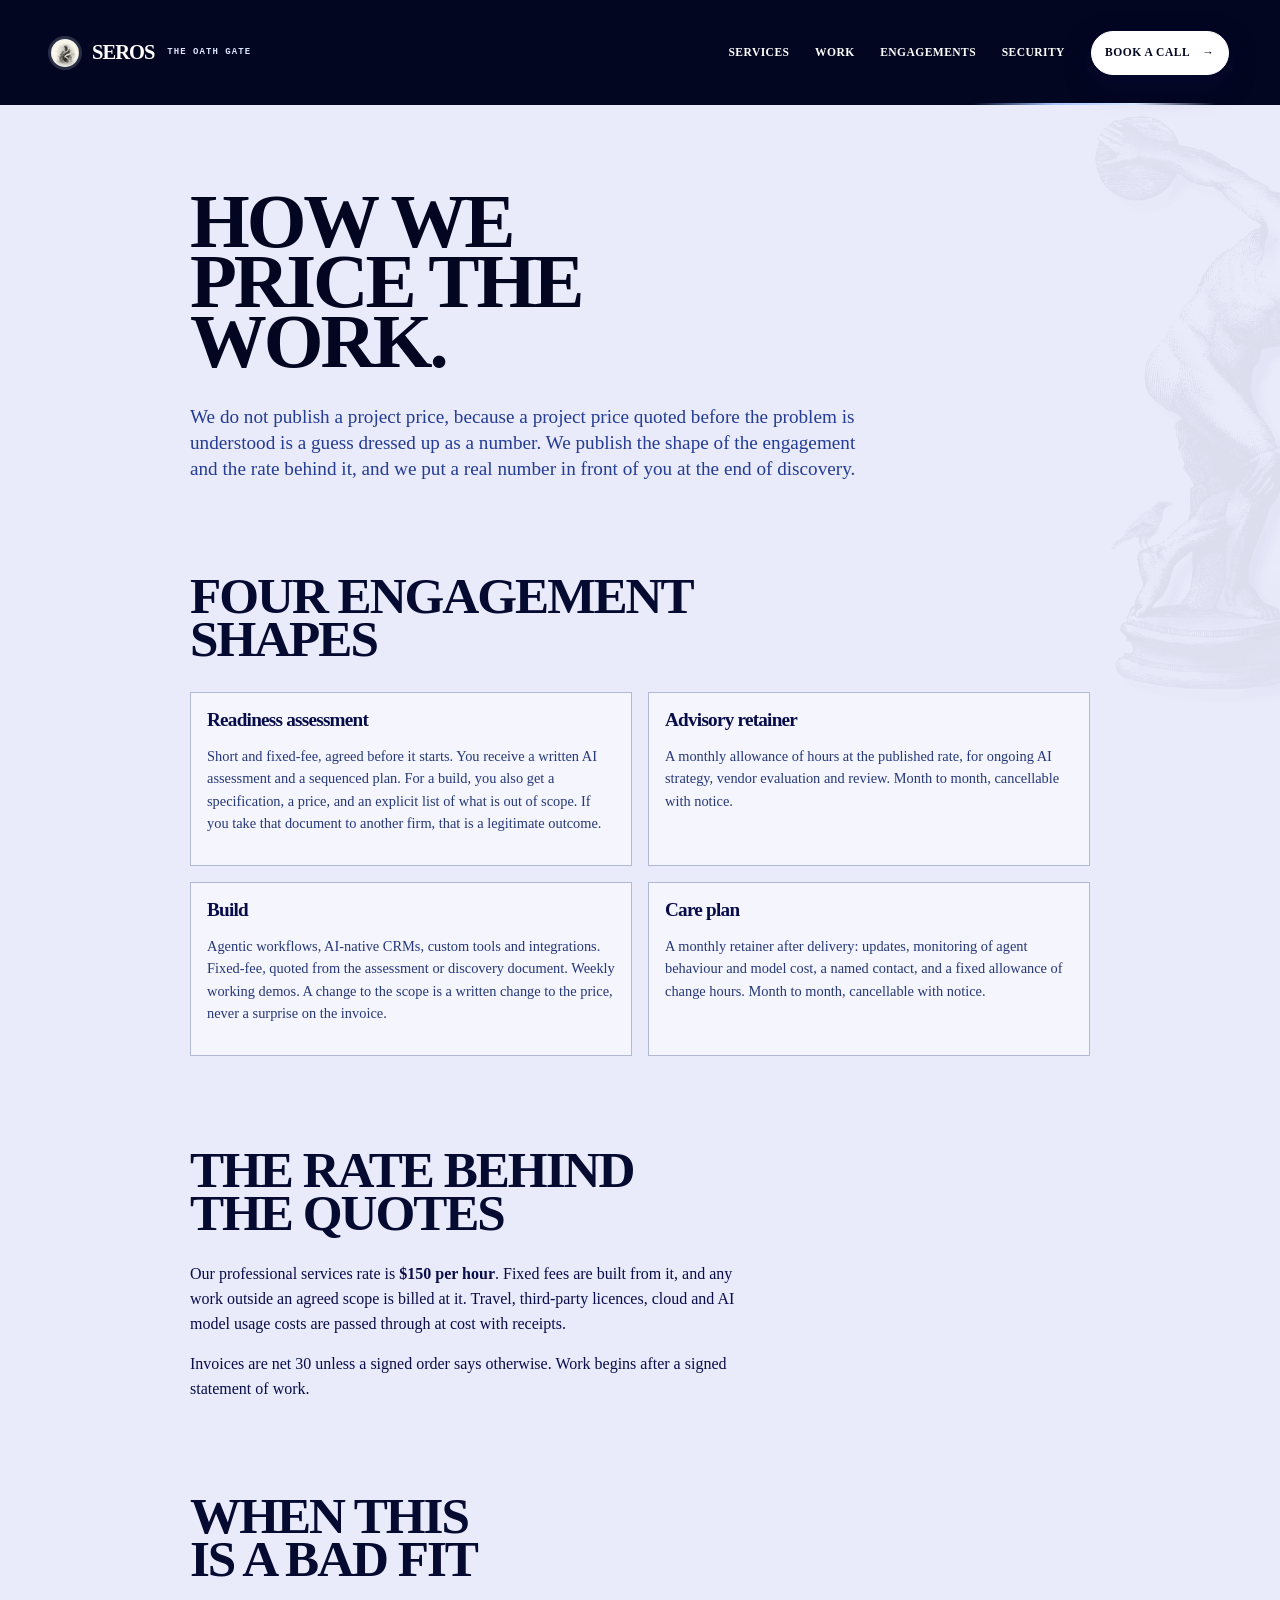
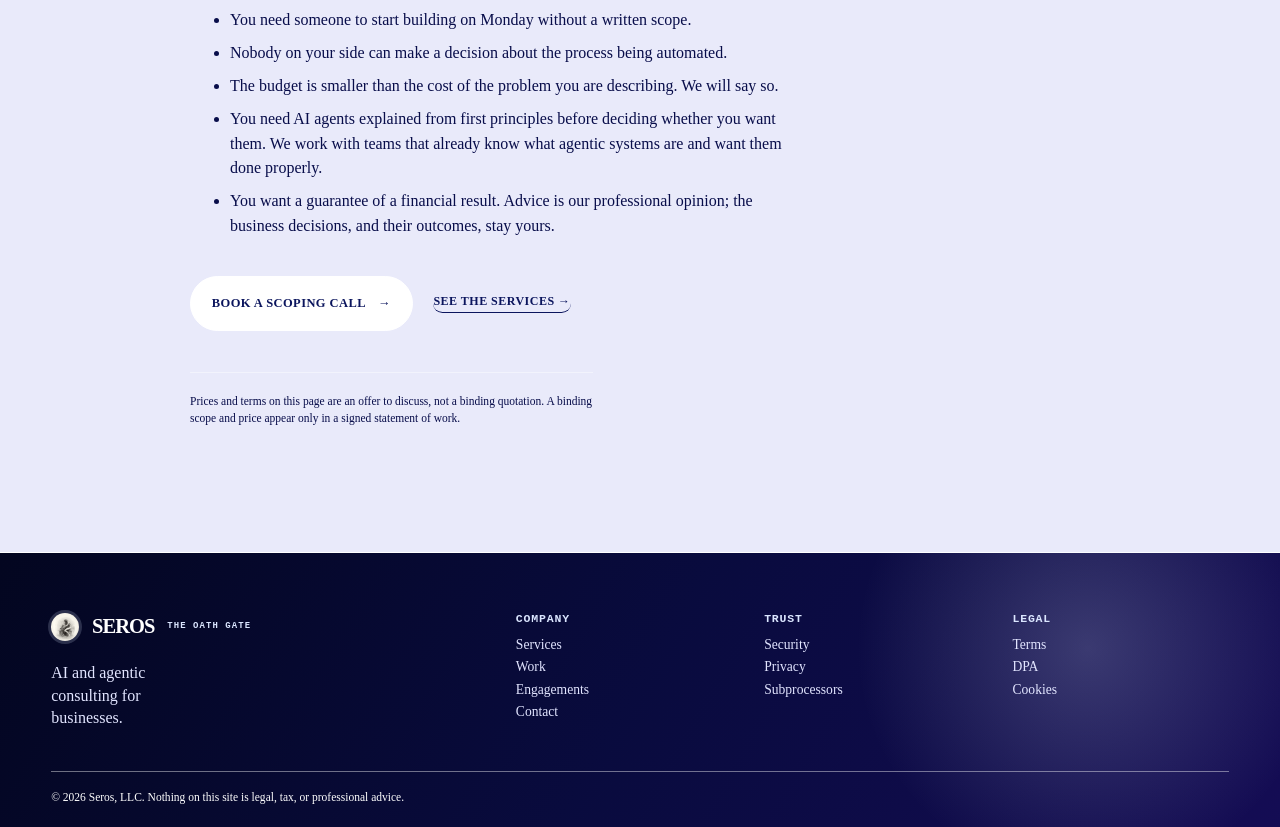
<file: pricing.html>
<!doctype html>
<html lang="en">
<head>
<meta charset="utf-8">
<meta name="viewport" content="width=device-width,initial-scale=1">
<title>Engagements — Seros, LLC</title>
<meta name="description" content="How Seros, LLC prices AI consulting and builds: a fixed-fee readiness assessment, an hourly advisory retainer, fixed-fee builds quoted after discovery, and an optional care plan.">
<link rel="canonical" href="https://seros.dev/pricing">
<meta property="og:title" content="Engagements — Seros, LLC">
<meta property="og:description" content="Discovery first. Fixed scope. A rate you can check.">
<meta property="og:type" content="website">
<meta property="og:url" content="https://seros.dev/pricing">
<meta property="og:image" content="https://seros.dev/assets/og-card-2026-09.jpg">
<meta name="twitter:card" content="summary_large_image">
<link rel="icon" href="/assets/icon-192.png">
<link rel="apple-touch-icon" href="/assets/apple-touch-icon.png">
<link rel="manifest" href="/manifest.json">
<meta name="theme-color" content="#030620">
<link rel="stylesheet" href="/assets/styles.css?v=8">
</head>
<body>
<a class="skip" href="#main">Skip to content</a>
<header class="site">
  <div class="wrap rail-header">
    <a class="brand" href="/"><img src="/assets/icon-192.png" alt=""><span>SEROS</span><small>AI consulting</small></a>
    <nav class="site" aria-label="Primary navigation">
      <a href="/services">Services</a>
      <a href="/work">Work</a>
      <a href="/pricing">Engagements</a>
      <a href="/security">Security</a>
      <a class="btn-nav-app" href="/contact">Book a call <span aria-hidden="true">&rarr;</span></a>
    </nav>
  </div>
</header>

<main class="wrap doc doc-wide" id="main">
  <h1>How we price the work.</h1>
  <p class="lede">We do not publish a project price, because a project price quoted before the problem
  is understood is a guess dressed up as a number. We publish the shape of the engagement and the rate
  behind it, and we put a real number in front of you at the end of discovery.</p>

  <section aria-labelledby="shapes-heading">
    <h2 id="shapes-heading">Four engagement shapes</h2>
    <div class="cards">
      <article class="card">
        <h3>Readiness assessment</h3>
        <p>Short and fixed-fee, agreed before it starts. You receive a written AI assessment and a
        sequenced plan. For a build, you also get a specification, a price, and an explicit list of what is
        out of scope. If you take that document to another firm, that is a legitimate outcome.</p>
      </article>
      <article class="card">
        <h3>Advisory retainer</h3>
        <p>A monthly allowance of hours at the published rate, for ongoing AI strategy, vendor
        evaluation and review. Month to month, cancellable with notice.</p>
      </article>
      <article class="card">
        <h3>Build</h3>
        <p>Agentic workflows, AI-native CRMs, custom tools and integrations. Fixed-fee, quoted from
        the assessment or discovery document. Weekly working demos. A change to the scope is a written
        change to the price, never a surprise on the invoice.</p>
      </article>
      <article class="card">
        <h3>Care plan</h3>
        <p>A monthly retainer after delivery: updates, monitoring of agent behaviour and model cost, a
        named contact, and a fixed allowance of change hours. Month to month, cancellable with notice.</p>
      </article>
    </div>
  </section>

  <section aria-labelledby="rate-heading">
    <h2 id="rate-heading">The rate behind the quotes</h2>
    <p>Our professional services rate is <strong>$150 per hour</strong>. Fixed fees are built from it,
    and any work outside an agreed scope is billed at it. Travel, third-party licences, cloud and
    AI model usage costs are passed through at cost with receipts.</p>
    <p>Invoices are net 30 unless a signed order says otherwise. Work begins after a signed statement
    of work.</p>
  </section>

  <section aria-labelledby="fit-heading">
    <h2 id="fit-heading">When this is a bad fit</h2>
    <ul>
      <li>You need someone to start building on Monday without a written scope.</li>
      <li>Nobody on your side can make a decision about the process being automated.</li>
      <li>The budget is smaller than the cost of the problem you are describing. We will say so.</li>
      <li>You need AI agents explained from first principles before deciding whether you want them.
      We work with teams that already know what agentic systems are and want them done properly.</li>
      <li>You want a guarantee of a financial result. Advice is our professional opinion; the business
      decisions, and their outcomes, stay yours.</li>
    </ul>
  </section>

  <div class="cta">
    <a class="btn primary" href="/contact">Book a scoping call <span aria-hidden="true">&rarr;</span></a>
    <a class="text-link" href="/services">See the services <span aria-hidden="true">&rarr;</span></a>
  </div>
  <p class="fineprint">Prices and terms on this page are an offer to discuss, not a binding quotation.
  A binding scope and price appear only in a signed statement of work.</p>
</main>

<footer class="site"><div class="wrap footer-grid">
  <div><a class="brand foot-brand" href="/"><img src="/assets/icon-192.png" alt=""><span>SEROS</span></a><p class="foot-blurb">AI and agentic consulting for businesses.</p></div>
  <div><p class="footer-label">Company</p><a href="/services">Services</a><a href="/work">Work</a><a href="/pricing">Engagements</a><a href="/contact">Contact</a></div>
  <div><p class="footer-label">Trust</p><a href="/security">Security</a><a href="/privacy">Privacy</a><a href="/subprocessors">Subprocessors</a></div>
  <div><p class="footer-label">Legal</p><a href="/terms">Terms</a><a href="/dpa">DPA</a><a href="/cookies">Cookies</a></div>
</div><div class="wrap fineprint">&copy; 2026 Seros, LLC. Nothing on this site is legal, tax, or professional advice.</div></footer>
</body>
</html>
</file>
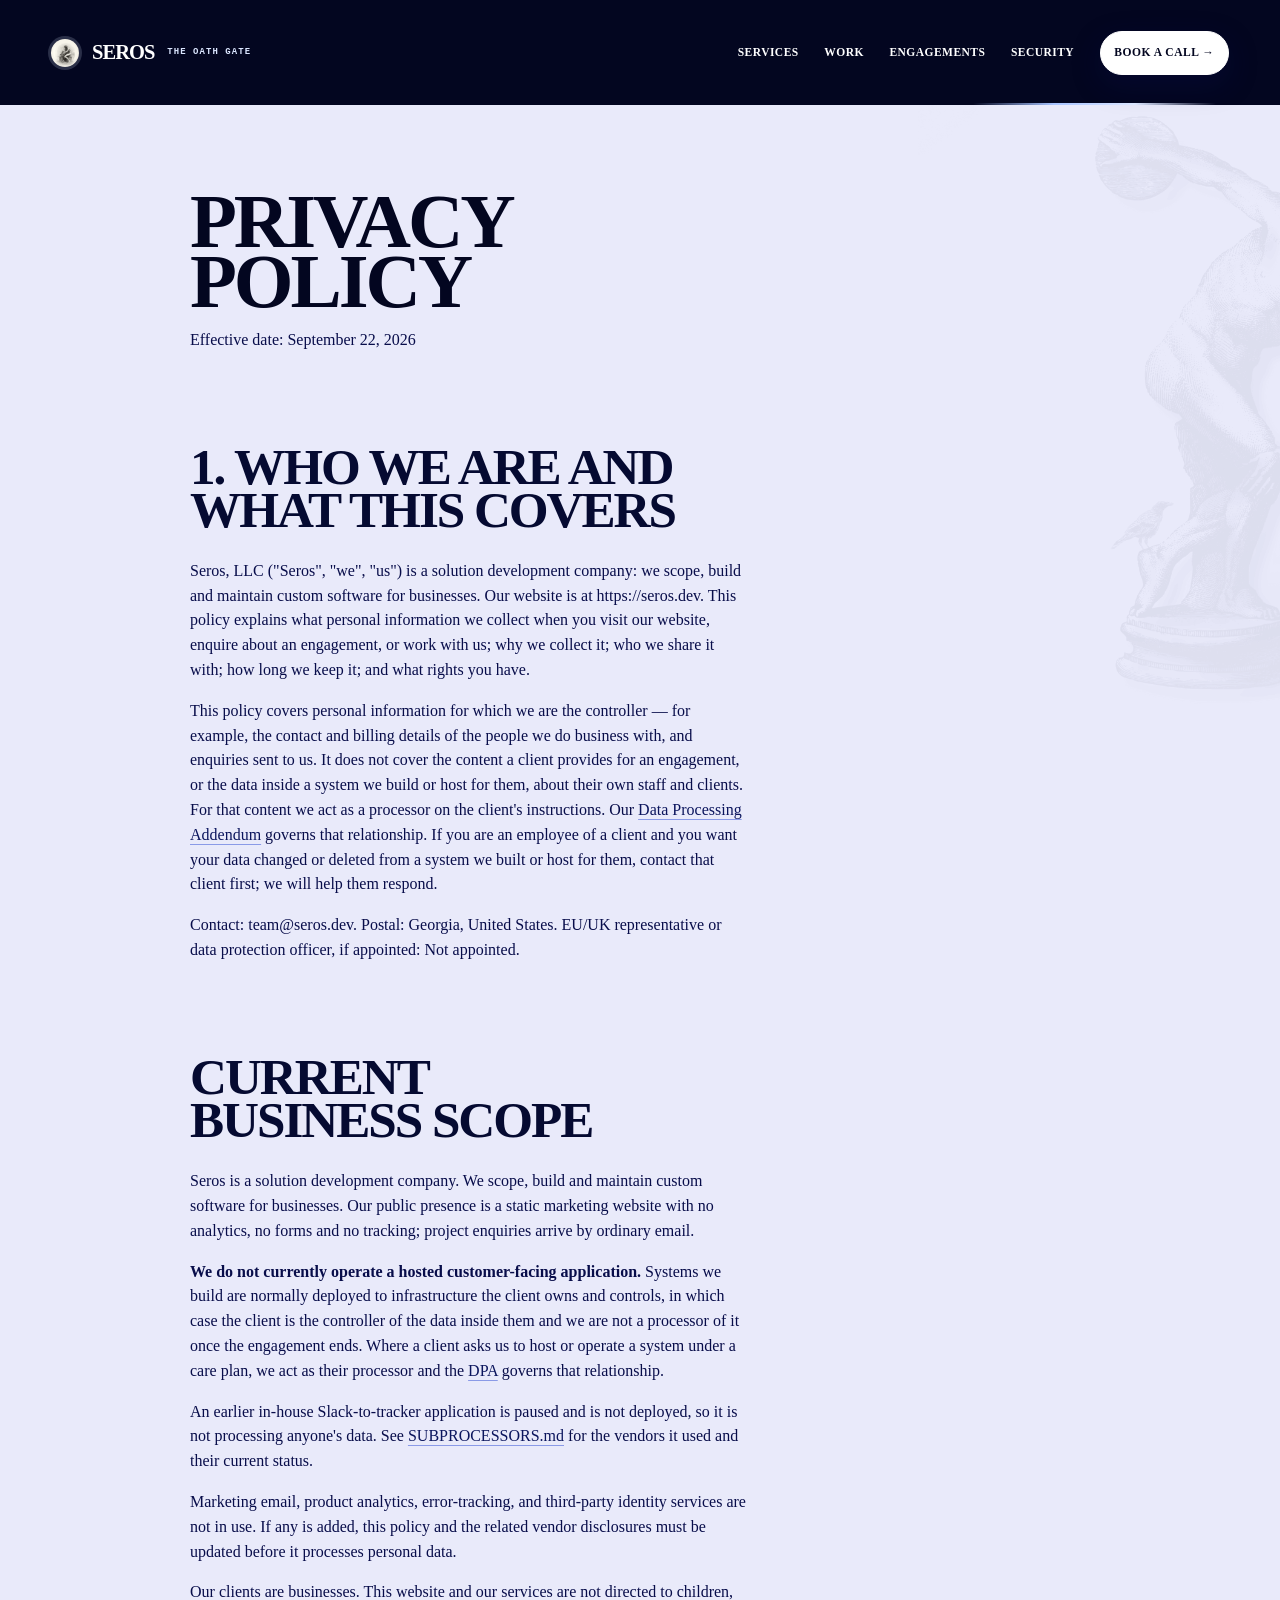
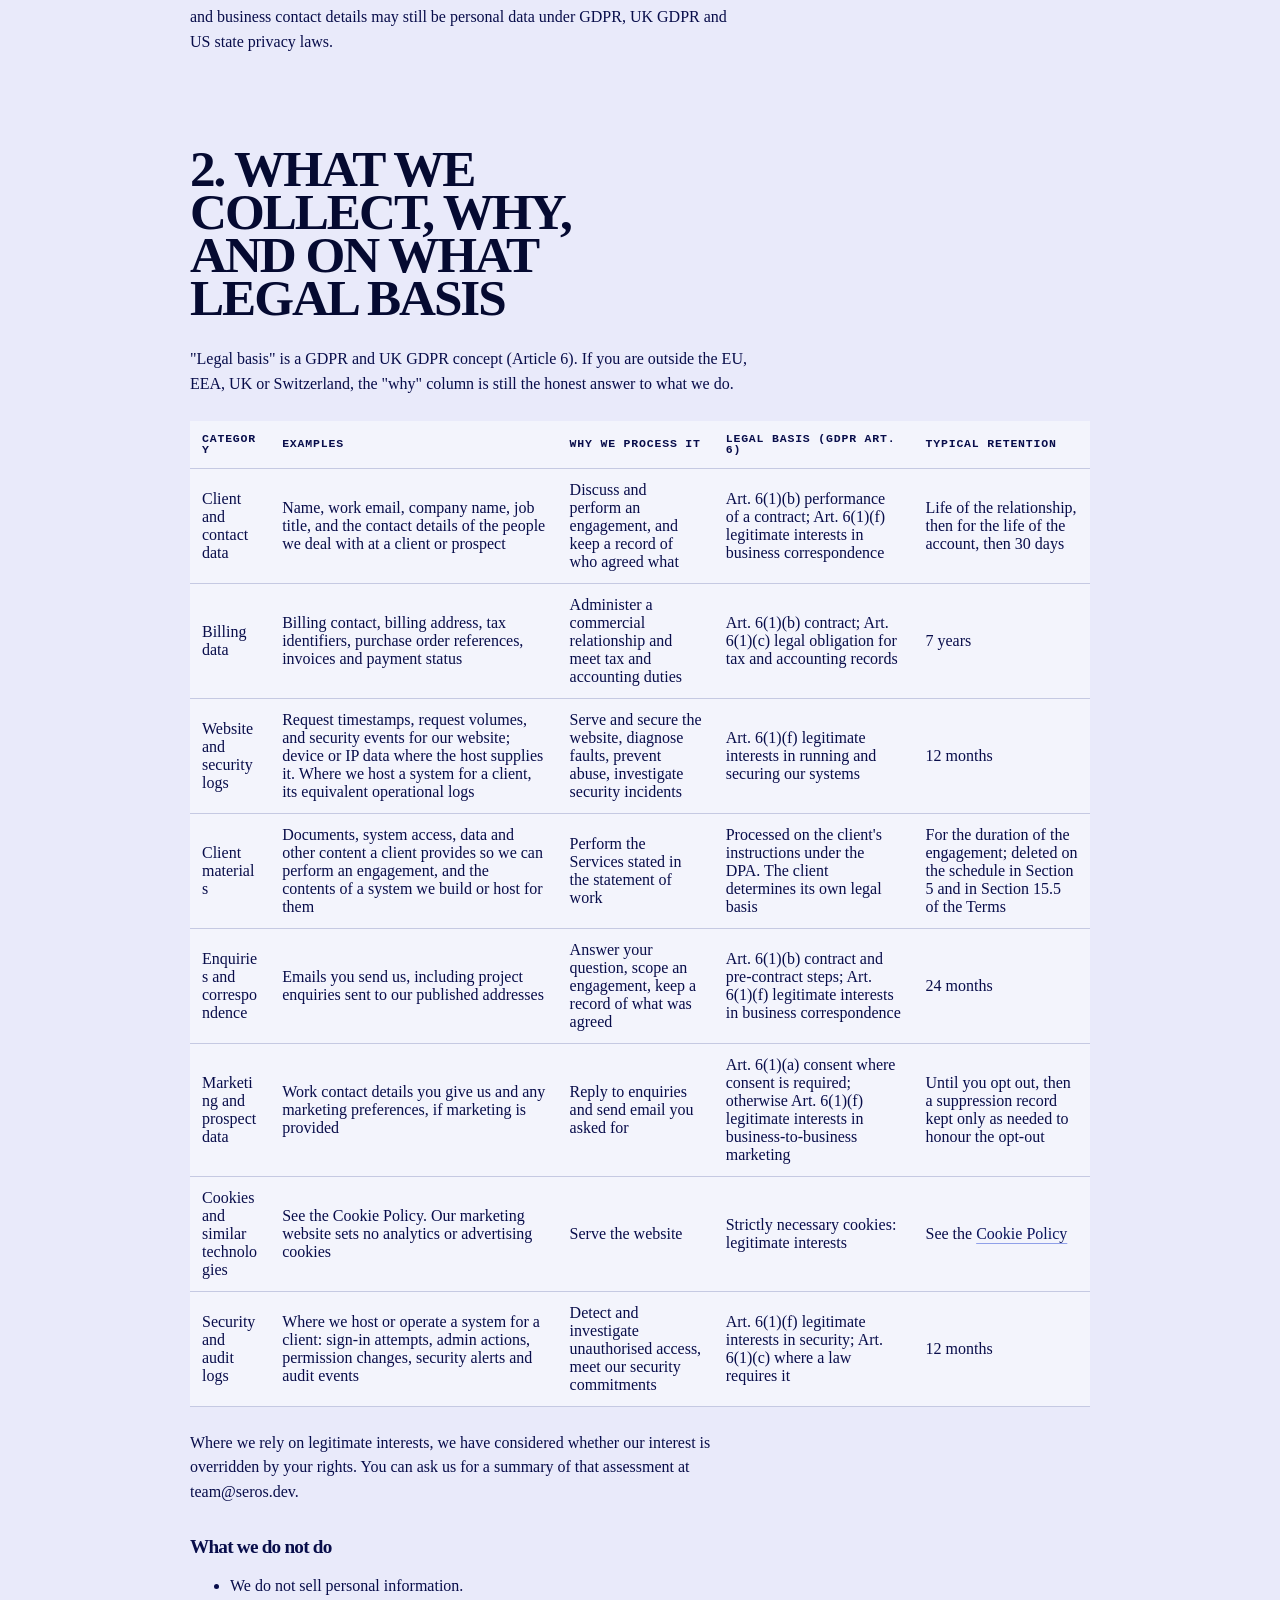
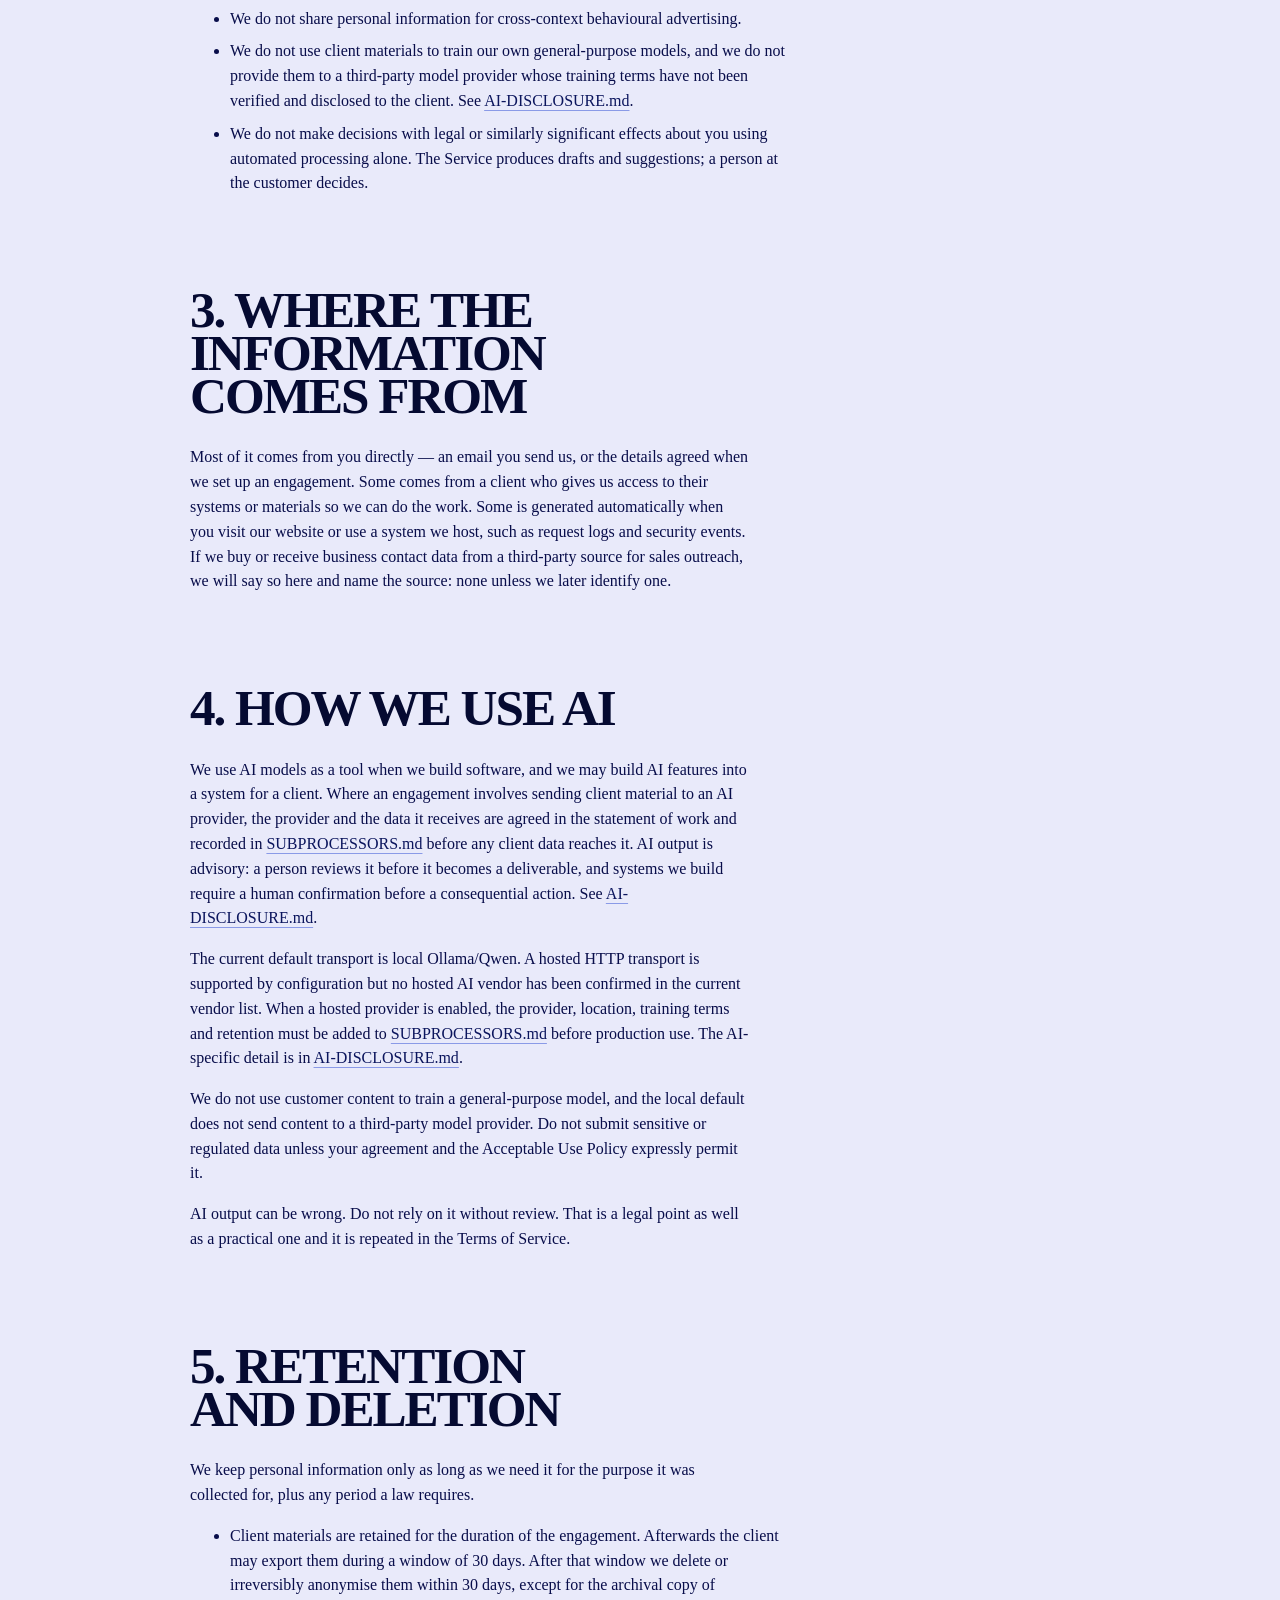
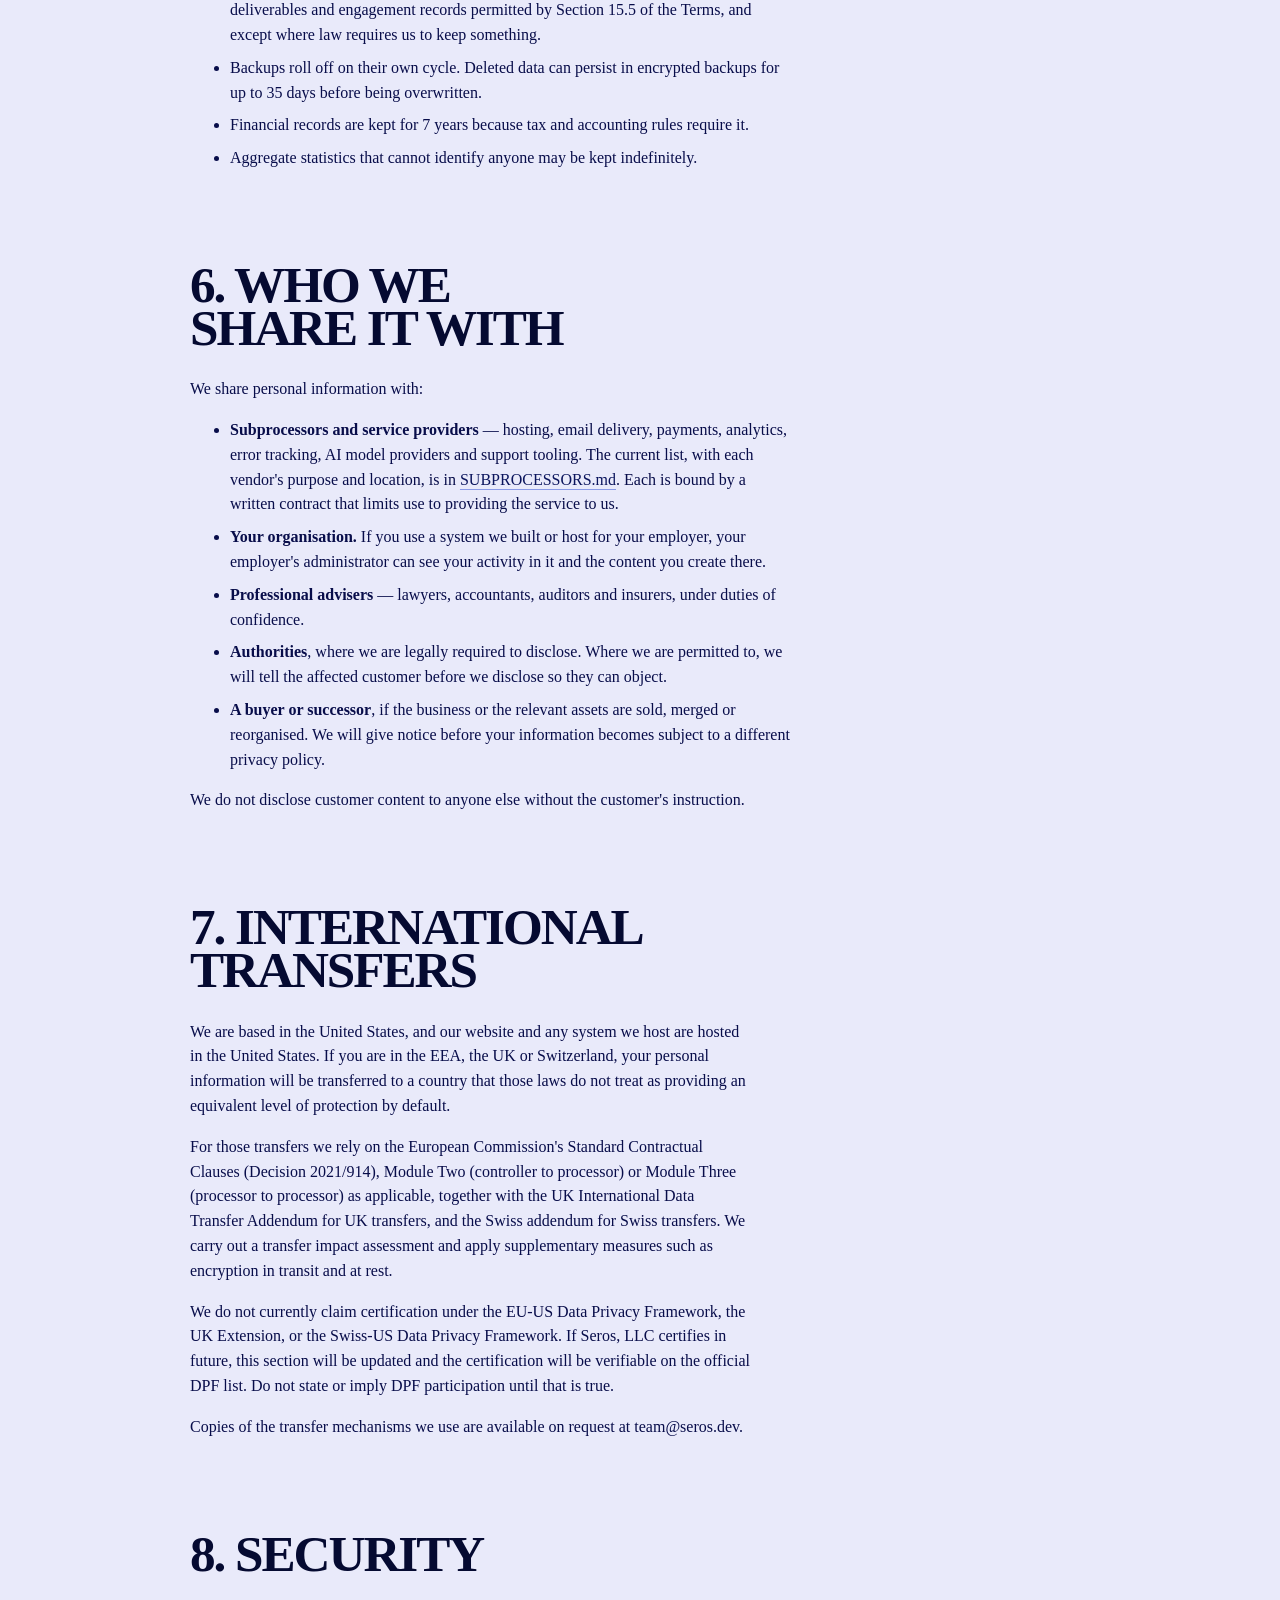
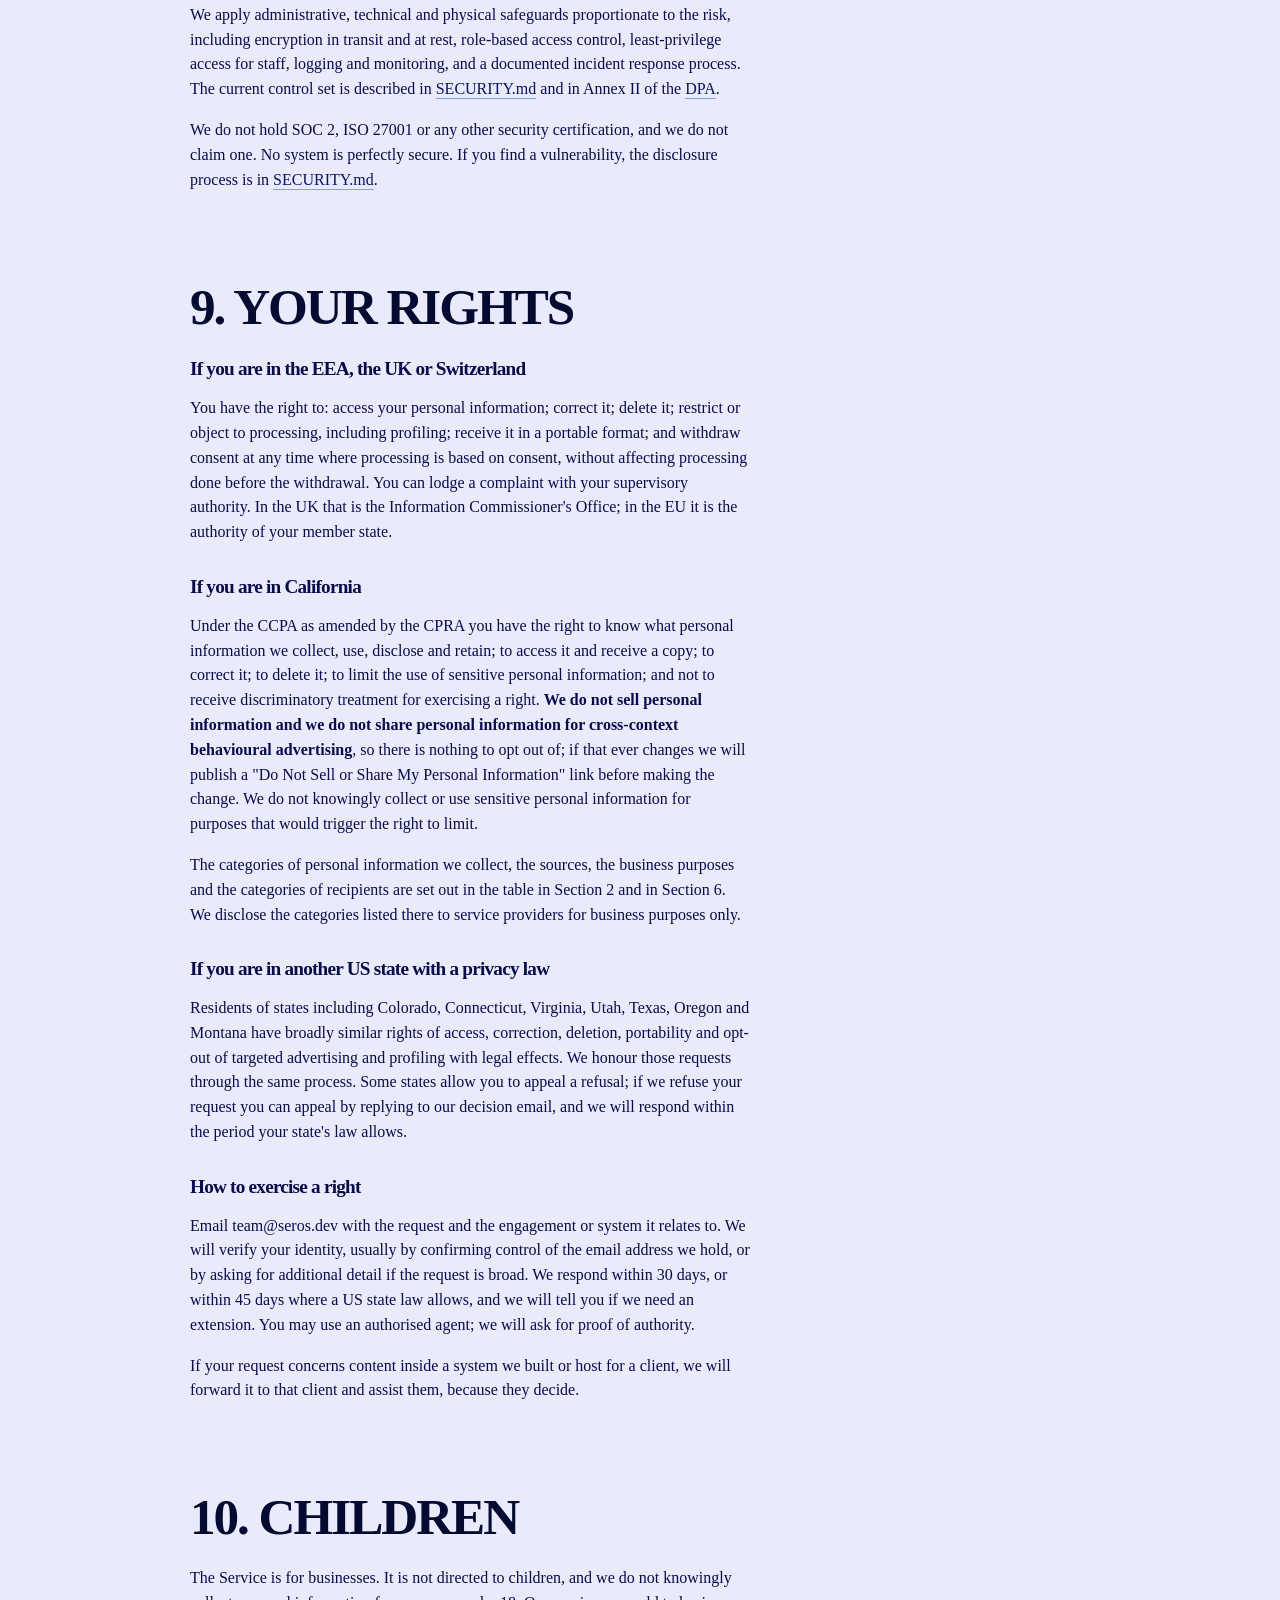
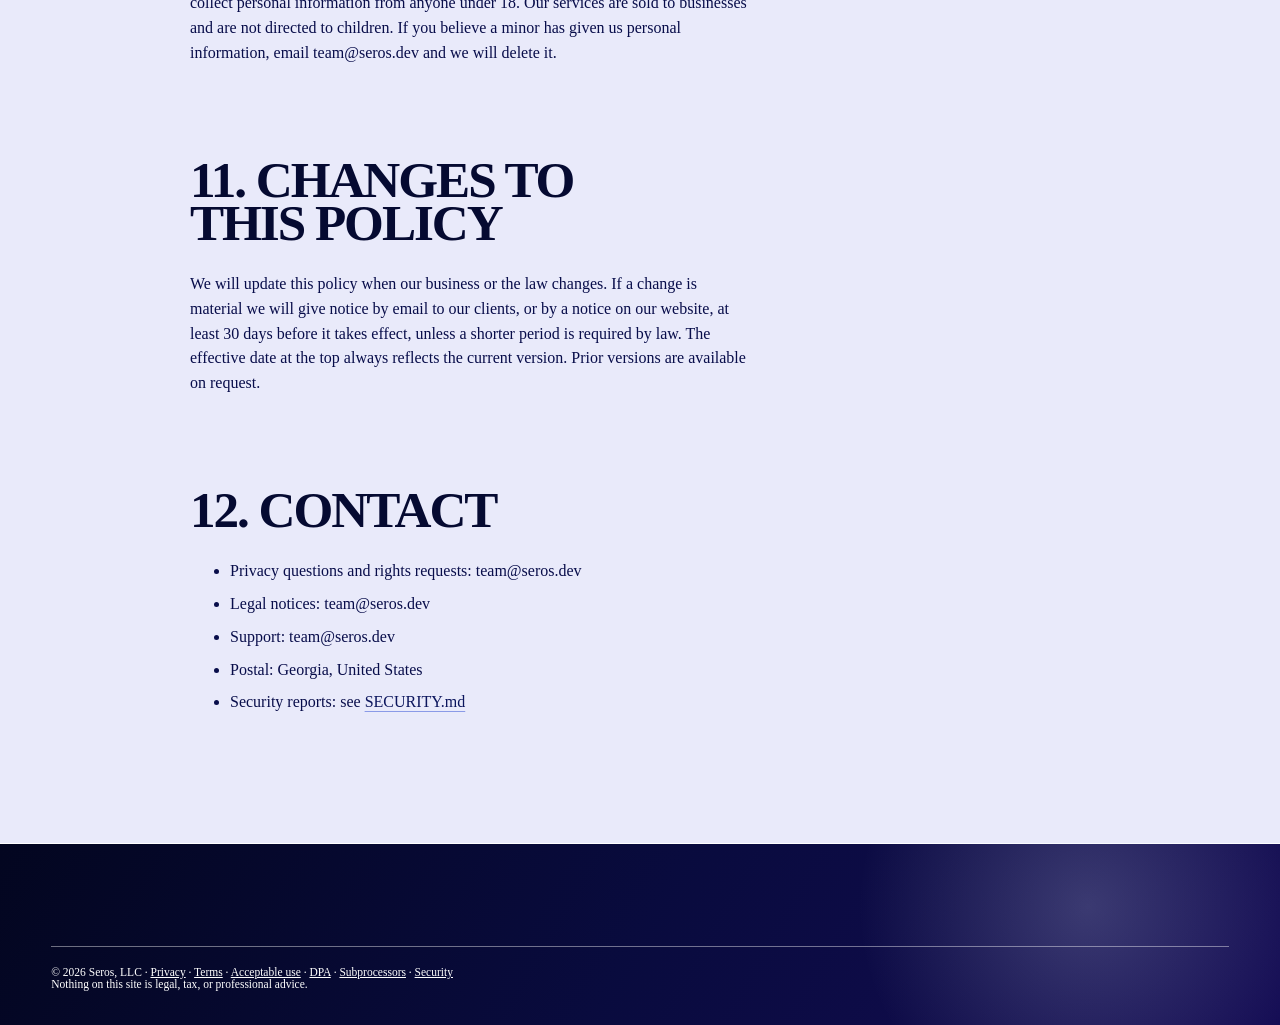
<file: privacy.html>
<!doctype html>
<html lang="en">
<head>
<meta charset="utf-8">
<meta name="viewport" content="width=device-width,initial-scale=1">
<title>Privacy Policy — Seros, LLC</title>
<meta name="description" content="How Seros, LLC collects, uses, shares, and protects personal data.">
<link rel="canonical" href="https://seros.dev/privacy">
<meta name="robots" content="index,follow">
<meta property="og:title" content="Privacy Policy — Seros, LLC">
<meta property="og:description" content="How Seros, LLC collects, uses, shares, and protects personal data.">
<meta property="og:image" content="https://seros.dev/assets/og-card-2026-09.jpg">
<link rel="icon" href="/assets/icon-192.png">
<link rel="apple-touch-icon" href="/assets/apple-touch-icon.png">
<link rel="manifest" href="/manifest.json">
<meta name="theme-color" content="#030620">
<link rel="stylesheet" href="/assets/styles.css?v=8">
</head>
<body>
<a class="skip" href="#main">Skip to content</a>
<header class="site">
  <div class="wrap rail-header">
    <a class="brand" href="/"><img src="/assets/icon-192.png" alt=""><span>SEROS</span><small>AI consulting</small></a>
    <nav class="site" aria-label="Primary navigation">
        <a href="/services">Services</a>
        <a href="/work">Work</a>
        <a href="/pricing">Engagements</a>
        <a href="/security">Security</a>
        <a class="btn-nav-app" href="/contact">Book a call &rarr;</a>
    </nav>
  </div>
</header>
<main class="wrap doc" id="main">

<h1 id="privacy-policy">Privacy Policy</h1>
<p>Effective date: September 22, 2026</p>
<h2 id="1-who-we-are-and-what-this-covers">1. Who we are and what this covers</h2>
<p>Seros, LLC ("Seros", "we", "us") is a solution development company: we scope, build
and maintain custom software for businesses. Our website is at https://seros.dev. This policy
explains what personal information we collect when you visit our website, enquire about an
engagement, or work with us; why we collect it; who we share it with; how long we keep it;
and what rights you have.</p>
<p>This policy covers personal information for which we are the controller — for example, the
contact and billing details of the people we do business with, and enquiries sent to us. It
does not cover the content a client provides for an engagement, or the data inside a system
we build or host for them, about their own staff and clients.
For that content we act as a processor on the client's instructions. Our
<a href="dpa.html">Data Processing Addendum</a> governs that relationship. If you are an employee of a
client and you want your data changed or deleted from a system we built or host for them,
contact that client first; we will help them respond.</p>
<p>Contact: team@seros.dev. Postal: Georgia, United States.
EU/UK representative or data protection officer, if appointed: Not appointed.</p>
<h2 id="current-business-scope">Current business scope</h2>
<p>Seros is a solution development company. We scope, build and maintain custom software for
businesses. Our public presence is a static marketing website with no analytics, no forms
and no tracking; project enquiries arrive by ordinary email.</p>
<p><strong>We do not currently operate a hosted customer-facing application.</strong> Systems we build are
normally deployed to infrastructure the client owns and controls, in which case the client
is the controller of the data inside them and we are not a processor of it once the
engagement ends. Where a client asks us to host or operate a system under a care plan, we
act as their processor and the <a href="dpa.html">DPA</a> governs that relationship.</p>
<p>An earlier in-house Slack-to-tracker application is paused and is not deployed, so it is not
processing anyone's data. See <a href="subprocessors.html">SUBPROCESSORS.md</a> for the vendors it used
and their current status.</p>
<p>Marketing email, product analytics, error-tracking, and third-party identity services are
not in use. If any is added, this policy and the related vendor disclosures must be updated
before it processes personal data.</p>
<p>Our clients are businesses. This website and our services are not directed to children, and
business contact details may still be personal data under GDPR, UK GDPR and US state privacy
laws.</p>
<h2 id="2-what-we-collect-why-and-on-what-legal-basis">2. What we collect, why, and on what legal basis</h2>
<p>"Legal basis" is a GDPR and UK GDPR concept (Article 6). If you are outside the EU, EEA,
UK or Switzerland, the "why" column is still the honest answer to what we do.</p>
<div class="table-scroll" role="region" aria-label="Scrollable table" tabindex="0"><table>
<thead>
<tr>
<th>Category</th>
<th>Examples</th>
<th>Why we process it</th>
<th>Legal basis (GDPR Art. 6)</th>
<th>Typical retention</th>
</tr>
</thead>
<tbody>
<tr>
<td>Client and contact data</td>
<td>Name, work email, company name, job title, and the contact details of the people we deal with at a client or prospect</td>
<td>Discuss and perform an engagement, and keep a record of who agreed what</td>
<td>Art. 6(1)(b) performance of a contract; Art. 6(1)(f) legitimate interests in business correspondence</td>
<td>Life of the relationship, then for the life of the account, then 30 days</td>
</tr>
<tr>
<td>Billing data</td>
<td>Billing contact, billing address, tax identifiers, purchase order references, invoices and payment status</td>
<td>Administer a commercial relationship and meet tax and accounting duties</td>
<td>Art. 6(1)(b) contract; Art. 6(1)(c) legal obligation for tax and accounting records</td>
<td>7 years</td>
</tr>
<tr>
<td>Website and security logs</td>
<td>Request timestamps, request volumes, and security events for our website; device or IP data where the host supplies it. Where we host a system for a client, its equivalent operational logs</td>
<td>Serve and secure the website, diagnose faults, prevent abuse, investigate security incidents</td>
<td>Art. 6(1)(f) legitimate interests in running and securing our systems</td>
<td>12 months</td>
</tr>
<tr>
<td>Client materials</td>
<td>Documents, system access, data and other content a client provides so we can perform an engagement, and the contents of a system we build or host for them</td>
<td>Perform the Services stated in the statement of work</td>
<td>Processed on the client's instructions under the DPA. The client determines its own legal basis</td>
<td>For the duration of the engagement; deleted on the schedule in Section 5 and in Section 15.5 of the Terms</td>
</tr>
<tr>
<td>Enquiries and correspondence</td>
<td>Emails you send us, including project enquiries sent to our published addresses</td>
<td>Answer your question, scope an engagement, keep a record of what was agreed</td>
<td>Art. 6(1)(b) contract and pre-contract steps; Art. 6(1)(f) legitimate interests in business correspondence</td>
<td>24 months</td>
</tr>
<tr>
<td>Marketing and prospect data</td>
<td>Work contact details you give us and any marketing preferences, if marketing is provided</td>
<td>Reply to enquiries and send email you asked for</td>
<td>Art. 6(1)(a) consent where consent is required; otherwise Art. 6(1)(f) legitimate interests in business-to-business marketing</td>
<td>Until you opt out, then a suppression record kept only as needed to honour the opt-out</td>
</tr>
<tr>
<td>Cookies and similar technologies</td>
<td>See the Cookie Policy. Our marketing website sets no analytics or advertising cookies</td>
<td>Serve the website</td>
<td>Strictly necessary cookies: legitimate interests</td>
<td>See the <a href="cookies.html">Cookie Policy</a></td>
</tr>
<tr>
<td>Security and audit logs</td>
<td>Where we host or operate a system for a client: sign-in attempts, admin actions, permission changes, security alerts and audit events</td>
<td>Detect and investigate unauthorised access, meet our security commitments</td>
<td>Art. 6(1)(f) legitimate interests in security; Art. 6(1)(c) where a law requires it</td>
<td>12 months</td>
</tr>
</tbody>
</table></div>
<p>Where we rely on legitimate interests, we have considered whether our interest is
overridden by your rights. You can ask us for a summary of that assessment at
team@seros.dev.</p>
<h3 id="what-we-do-not-do">What we do not do</h3>
<ul>
<li>We do not sell personal information.</li>
<li>We do not share personal information for cross-context behavioural advertising.</li>
<li>We do not use client materials to train our own general-purpose models, and we do not
  provide them to a third-party model provider whose training terms have not been verified
  and disclosed to the client. See <a href="ai.html">AI-DISCLOSURE.md</a>.</li>
<li>We do not make decisions with legal or similarly significant effects about you using
  automated processing alone. The Service produces drafts and suggestions; a person at the
  customer decides.</li>
</ul>
<h2 id="3-where-the-information-comes-from">3. Where the information comes from</h2>
<p>Most of it comes from you directly — an email you send us, or the details agreed when we set
up an engagement. Some comes from a client who gives us access to their systems or materials
so we can do the work. Some is generated automatically when you visit our website or use a
system we host, such as request logs and security events. If we buy or receive business
contact data from a third-party source for sales outreach, we will say so here and name the
source: none unless we later identify one.</p>
<h2 id="4-how-we-use-ai">4. How we use AI</h2>
<p>We use AI models as a tool when we build software, and we may build AI features into a
system for a client. Where an engagement involves sending client material to an AI provider,
the provider and the data it receives are agreed in the statement of work and recorded in
<a href="subprocessors.html">SUBPROCESSORS.md</a> before any client data reaches it. AI output is
advisory: a person reviews it before it becomes a deliverable, and systems we build require
a human confirmation before a consequential action. See <a href="ai.html">AI-DISCLOSURE.md</a>.</p>
<p>The current default transport is local Ollama/Qwen. A hosted HTTP transport is supported
by configuration but no hosted AI vendor has been confirmed in the current vendor list.
When a hosted provider is enabled, the provider, location, training terms and retention
must be added to <a href="subprocessors.html">SUBPROCESSORS.md</a> before production use. The AI-specific
detail is in <a href="ai.html">AI-DISCLOSURE.md</a>.</p>
<p>We do not use customer content to train a general-purpose model, and the local default does
not send content to a third-party model provider. Do not submit sensitive or regulated data
unless your agreement and the Acceptable Use Policy expressly permit it.</p>
<p>AI output can be wrong. Do not rely on it without review. That is a legal point as well as
a practical one and it is repeated in the Terms of Service.</p>
<h2 id="5-retention-and-deletion">5. Retention and deletion</h2>
<p>We keep personal information only as long as we need it for the purpose it was collected
for, plus any period a law requires.</p>
<ul>
<li>Client materials are retained for the duration of the engagement. Afterwards the client
  may export them during a window of 30 days. After that window we delete
  or irreversibly anonymise them within 30 days, except for the archival
  copy of deliverables and engagement records permitted by Section 15.5 of the Terms, and
  except where law requires us to keep something.</li>
<li>Backups roll off on their own cycle. Deleted data can persist in encrypted backups for up
  to 35 days before being overwritten.</li>
<li>Financial records are kept for 7 years because tax and accounting rules
  require it.</li>
<li>Aggregate statistics that cannot identify anyone may be kept indefinitely.</li>
</ul>
<h2 id="6-who-we-share-it-with">6. Who we share it with</h2>
<p>We share personal information with:</p>
<ul>
<li><strong>Subprocessors and service providers</strong> — hosting, email delivery, payments, analytics,
  error tracking, AI model providers and support tooling. The current list, with each
  vendor's purpose and location, is in <a href="subprocessors.html">SUBPROCESSORS.md</a>. Each is bound
  by a written contract that limits use to providing the service to us.</li>
<li><strong>Your organisation.</strong> If you use a system we built or host for your employer, your
  employer's administrator can see your activity in it and the content you create there.</li>
<li><strong>Professional advisers</strong> — lawyers, accountants, auditors and insurers, under duties of
  confidence.</li>
<li><strong>Authorities</strong>, where we are legally required to disclose. Where we are permitted to, we
  will tell the affected customer before we disclose so they can object.</li>
<li><strong>A buyer or successor</strong>, if the business or the relevant assets are sold, merged or
  reorganised. We will give notice before your information becomes subject to a different
  privacy policy.</li>
</ul>
<p>We do not disclose customer content to anyone else without the customer's instruction.</p>
<h2 id="7-international-transfers">7. International transfers</h2>
<p>We are based in the United States, and our website and any system we host are hosted in the
United States. If you are in the EEA, the UK or Switzerland, your personal information will
be transferred to a country that those laws do not treat as providing an equivalent level of
protection by default.</p>
<p>For those transfers we rely on the European Commission's Standard Contractual Clauses
(Decision 2021/914), Module Two (controller to processor) or Module Three (processor to
processor) as applicable, together with the UK International Data Transfer Addendum for UK
transfers, and the Swiss addendum for Swiss transfers. We carry out a transfer impact
assessment and apply supplementary measures such as encryption in transit and at rest.</p>
<p>We do not currently claim certification under the EU-US Data Privacy Framework, the UK
Extension, or the Swiss-US Data Privacy Framework. If Seros, LLC certifies in future,
this section will be updated and the certification will be verifiable on the official DPF
list. Do not state or imply DPF participation until that is true.</p>
<p>Copies of the transfer mechanisms we use are available on request at team@seros.dev.</p>
<h2 id="8-security">8. Security</h2>
<p>We apply administrative, technical and physical safeguards proportionate to the risk,
including encryption in transit and at rest, role-based access control, least-privilege
access for staff, logging and monitoring, and a documented incident response process. The
current control set is described in <a href="security.html">SECURITY.md</a> and in Annex II of the
<a href="dpa.html">DPA</a>.</p>
<p>We do not hold SOC 2, ISO 27001 or any other security certification, and we do not claim
one. No system is perfectly secure. If you find a vulnerability, the disclosure process is
in <a href="security.html">SECURITY.md</a>.</p>
<h2 id="9-your-rights">9. Your rights</h2>
<h3 id="if-you-are-in-the-eea-the-uk-or-switzerland">If you are in the EEA, the UK or Switzerland</h3>
<p>You have the right to: access your personal information; correct it; delete it; restrict
or object to processing, including profiling; receive it in a portable format; and withdraw
consent at any time where processing is based on consent, without affecting processing done
before the withdrawal. You can lodge a complaint with your supervisory authority. In the
UK that is the Information Commissioner's Office; in the EU it is the authority of your
member state.</p>
<h3 id="if-you-are-in-california">If you are in California</h3>
<p>Under the CCPA as amended by the CPRA you have the right to know what personal information
we collect, use, disclose and retain; to access it and receive a copy; to correct it; to
delete it; to limit the use of sensitive personal information; and not to receive
discriminatory treatment for exercising a right. <strong>We do not sell personal information and
we do not share personal information for cross-context behavioural advertising</strong>, so there
is nothing to opt out of; if that ever changes we will publish a "Do Not Sell or Share My
Personal Information" link before making the change. We do not knowingly collect or use
sensitive personal information for purposes that would trigger the right to limit.</p>
<p>The categories of personal information we collect, the sources, the business purposes and
the categories of recipients are set out in the table in Section 2 and in Section 6. We
disclose the categories listed there to service providers for business purposes only.</p>
<h3 id="if-you-are-in-another-us-state-with-a-privacy-law">If you are in another US state with a privacy law</h3>
<p>Residents of states including Colorado, Connecticut, Virginia, Utah, Texas, Oregon and
Montana have broadly similar rights of access, correction, deletion, portability and
opt-out of targeted advertising and profiling with legal effects. We honour those requests
through the same process. Some states allow you to appeal a refusal; if we refuse your
request you can appeal by replying to our decision email, and we will respond within the
period your state's law allows.</p>
<h3 id="how-to-exercise-a-right">How to exercise a right</h3>
<p>Email team@seros.dev with the request and the engagement or system it relates to. We
will verify your identity, usually by confirming control of the email address we hold, or by
asking for additional detail if the request is broad. We respond within 30
days, or within 45 days where a US state law allows, and we will tell you if we need an
extension. You may use an authorised agent; we will ask for proof of authority.</p>
<p>If your request concerns content inside a system we built or host for a client, we will
forward it to that client and assist them, because they decide.</p>
<h2 id="10-children">10. Children</h2>
<p>The Service is for businesses. It is not directed to children, and we do not knowingly
collect personal information from anyone under 18. Our services are sold to businesses and
are not directed to children. If you believe a minor has given us personal information,
email team@seros.dev and we will delete it.</p>
<h2 id="11-changes-to-this-policy">11. Changes to this policy</h2>
<p>We will update this policy when our business or the law changes. If a change is material we
will give notice by email to our clients, or by a notice on our website, at least
30 days before it takes effect, unless a shorter period is
required by law. The effective date at the top always reflects the current version. Prior
versions are available on request.</p>
<h2 id="12-contact">12. Contact</h2>
<ul>
<li>Privacy questions and rights requests: team@seros.dev</li>
<li>Legal notices: team@seros.dev</li>
<li>Support: team@seros.dev</li>
<li>Postal: Georgia, United States</li>
<li>Security reports: see <a href="security.html">SECURITY.md</a></li>
</ul>
</main>
<footer class="site">
  <div class="wrap">
    <p class="fineprint">&copy; 2026 Seros, LLC &middot;
      <a href="/privacy">Privacy</a> &middot; <a href="/terms">Terms</a> &middot;
      <a href="/acceptable-use">Acceptable use</a> &middot; <a href="/dpa">DPA</a> &middot;
      <a href="/subprocessors">Subprocessors</a> &middot; <a href="/security">Security</a><br>
      Nothing on this site is legal, tax, or professional advice.</p>
  </div>
</footer>
</body>
</html>
</file>
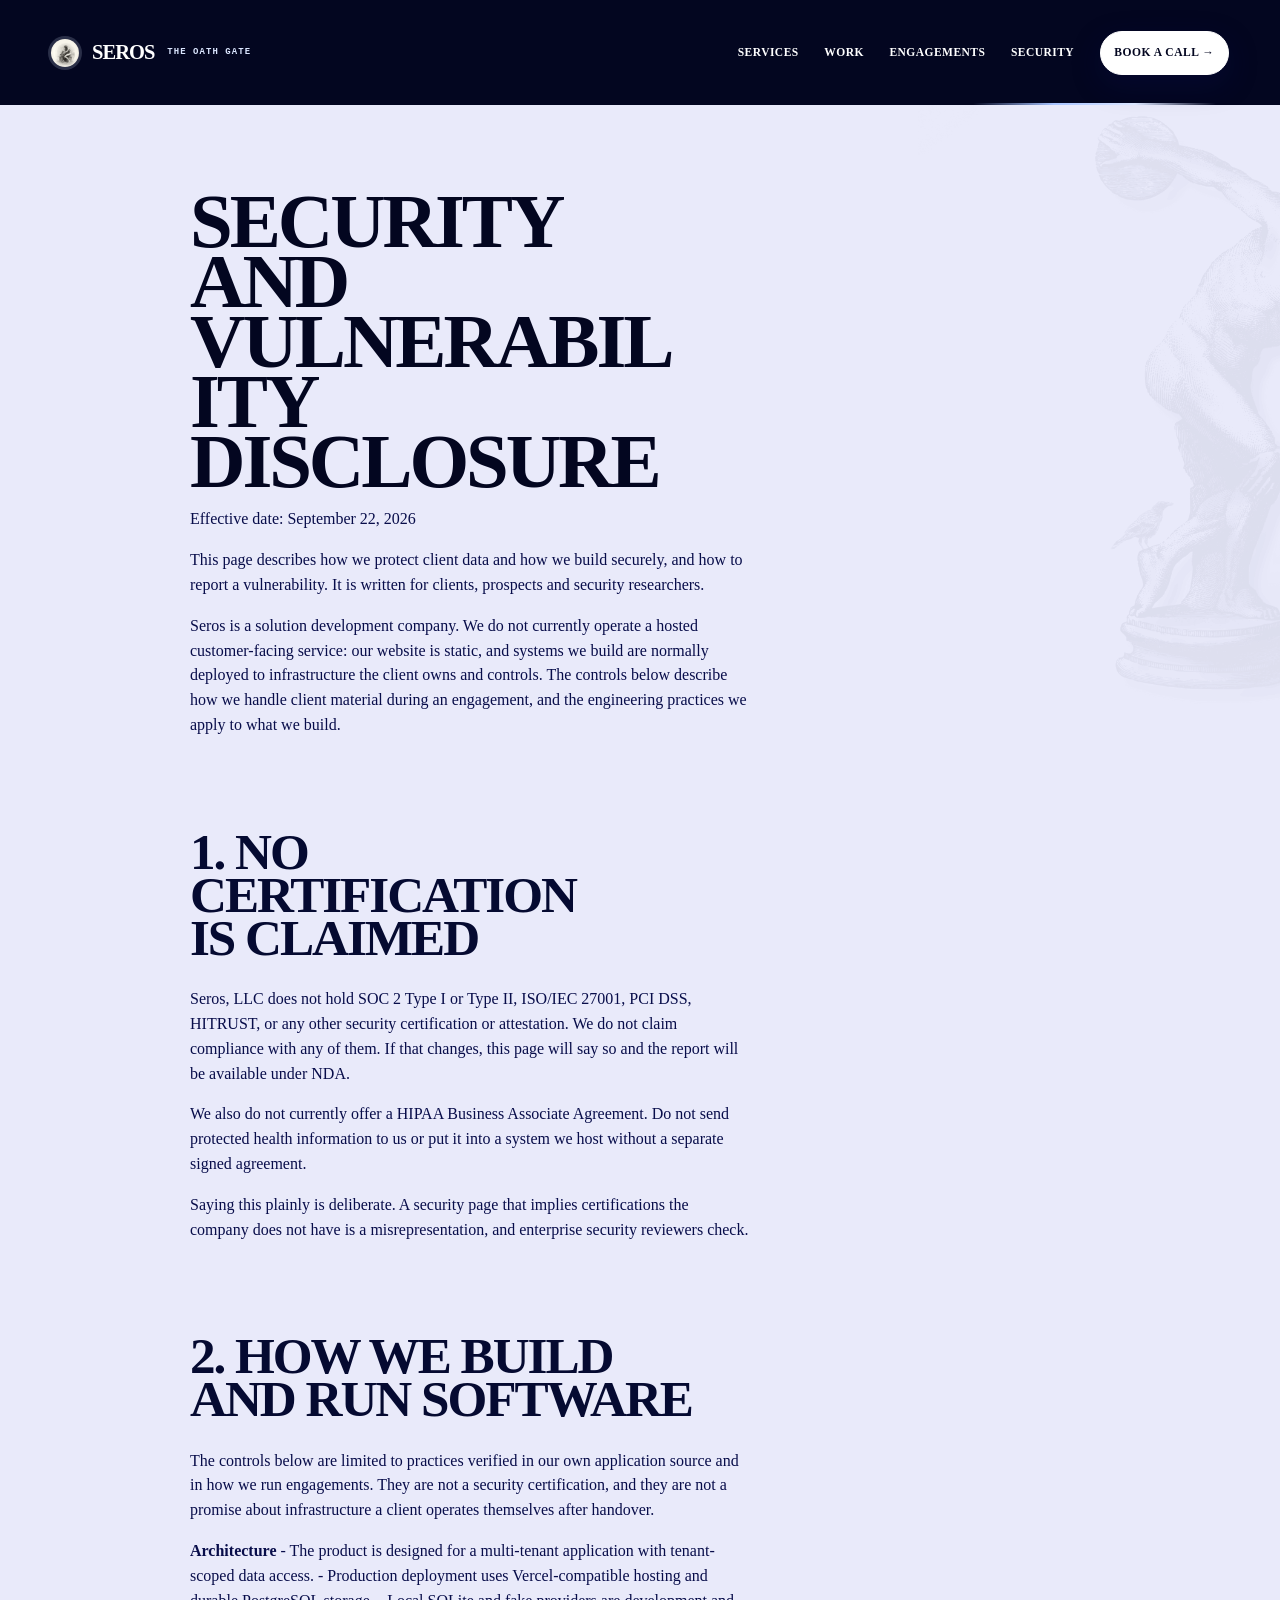
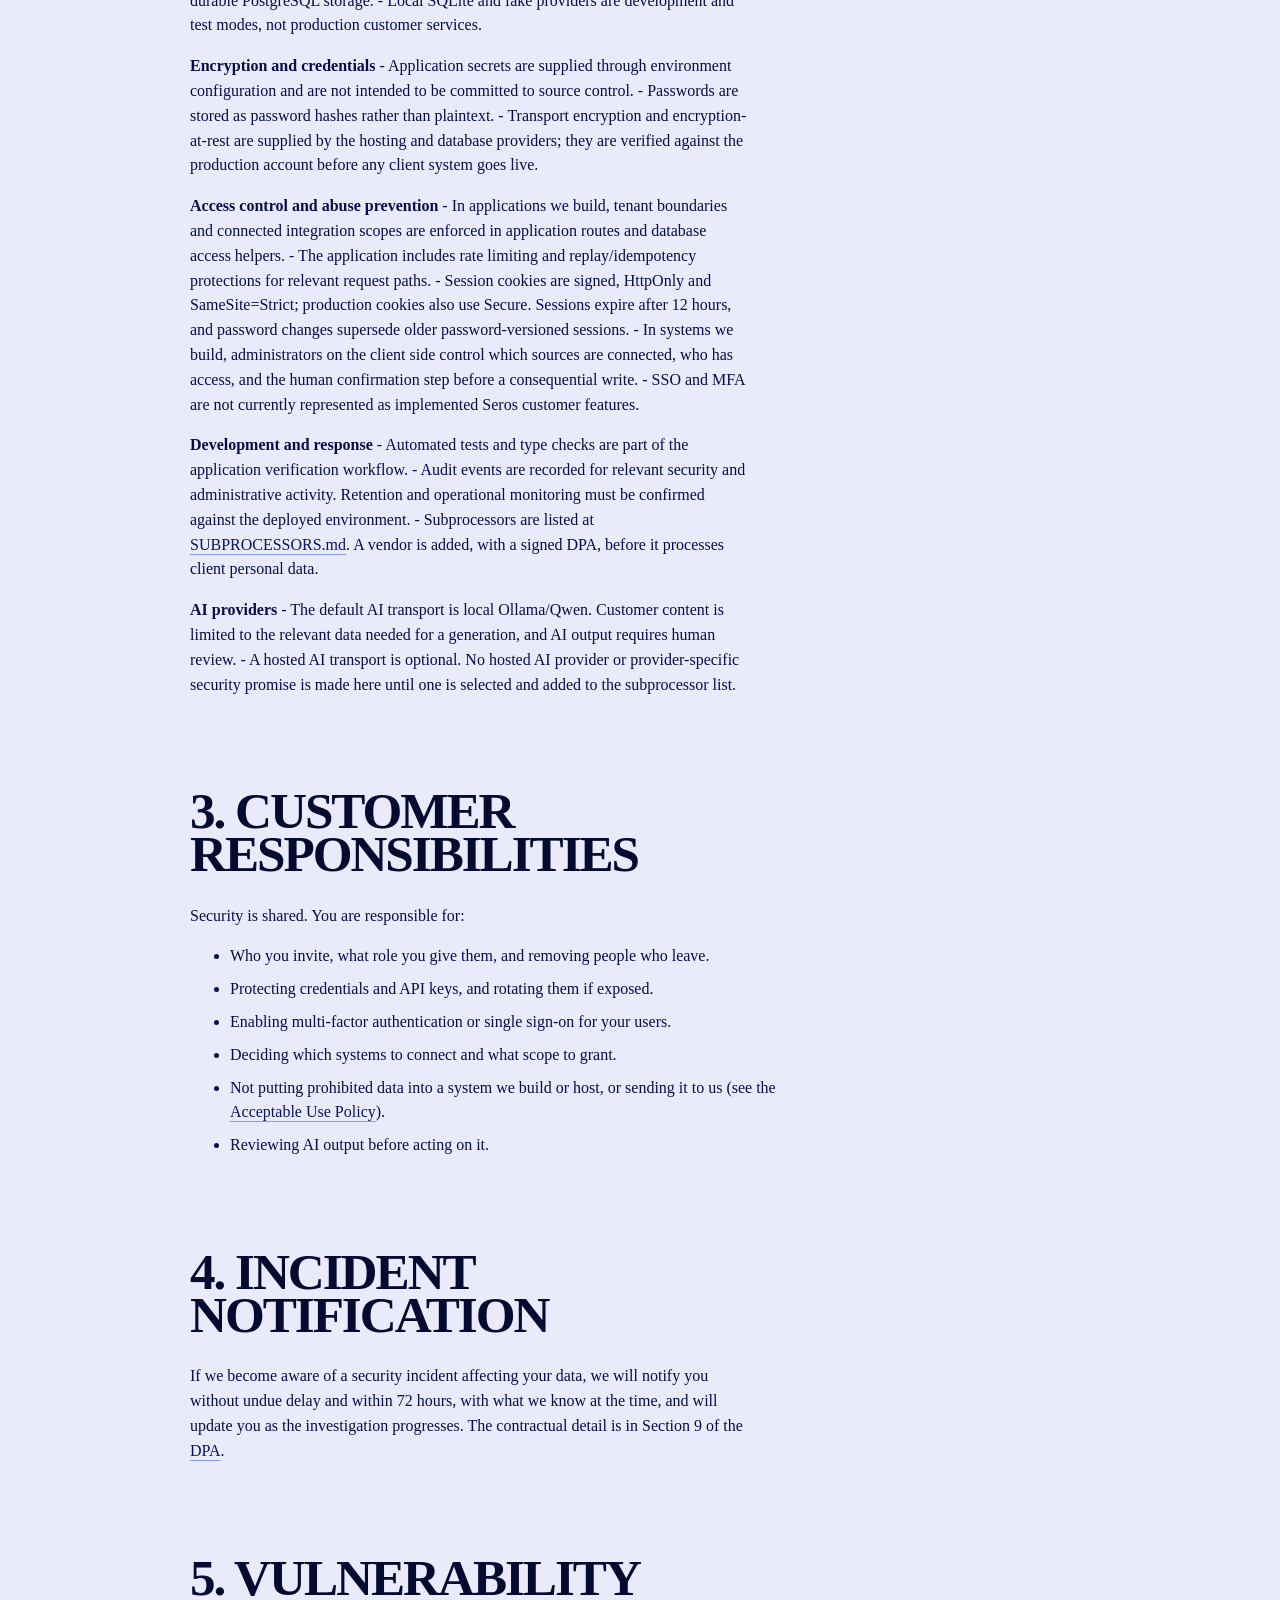
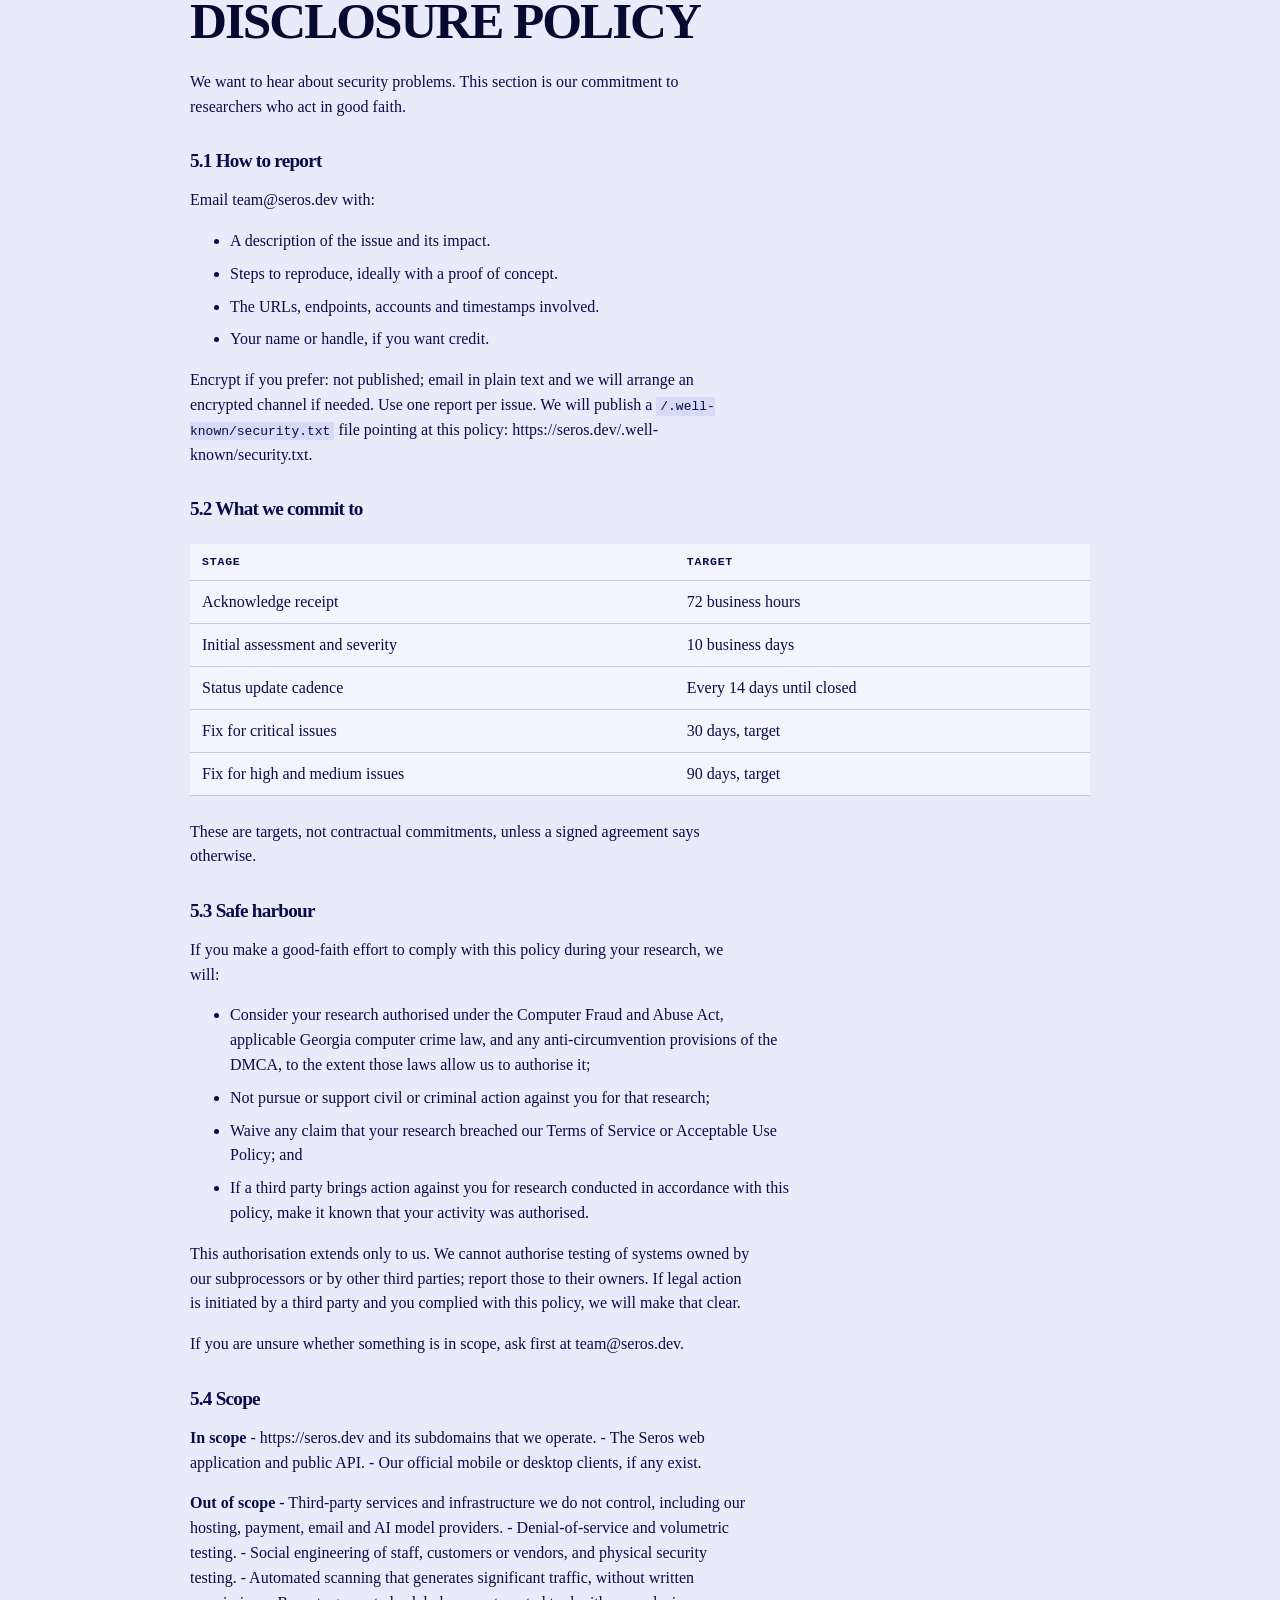
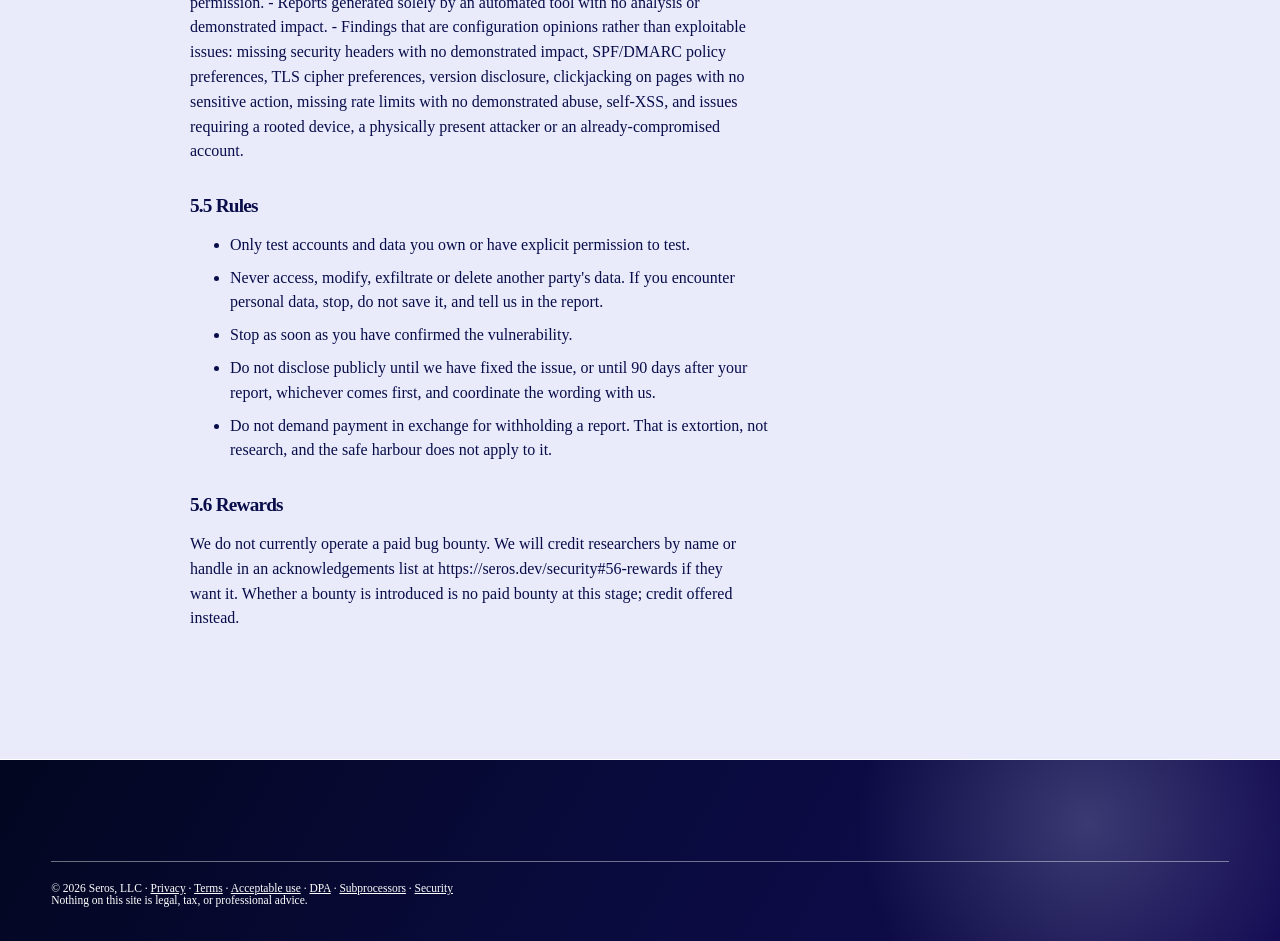
<file: security.html>
<!doctype html>
<html lang="en">
<head>
<meta charset="utf-8">
<meta name="viewport" content="width=device-width,initial-scale=1">
<title>Security — Seros, LLC</title>
<meta name="description" content="How Seros, LLC protects client data and builds securely, and how to report a vulnerability.">
<link rel="canonical" href="https://seros.dev/security">
<meta name="robots" content="index,follow">
<meta property="og:title" content="Security — Seros, LLC">
<meta property="og:description" content="How Seros, LLC protects client data and builds securely, and how to report a vulnerability.">
<meta property="og:image" content="https://seros.dev/assets/og-card-2026-09.jpg">
<link rel="icon" href="/assets/icon-192.png">
<link rel="apple-touch-icon" href="/assets/apple-touch-icon.png">
<link rel="manifest" href="/manifest.json">
<meta name="theme-color" content="#030620">
<link rel="stylesheet" href="/assets/styles.css?v=8">
</head>
<body>
<a class="skip" href="#main">Skip to content</a>
<header class="site">
  <div class="wrap rail-header">
    <a class="brand" href="/"><img src="/assets/icon-192.png" alt=""><span>SEROS</span><small>AI consulting</small></a>
    <nav class="site" aria-label="Primary navigation">
        <a href="/services">Services</a>
        <a href="/work">Work</a>
        <a href="/pricing">Engagements</a>
        <a href="/security">Security</a>
        <a class="btn-nav-app" href="/contact">Book a call &rarr;</a>
    </nav>
  </div>
</header>
<main class="wrap doc" id="main">

<h1 id="security-and-vulnerability-disclosure">Security and Vulnerability Disclosure</h1>
<p>Effective date: September 22, 2026</p>
<p>This page describes how we protect client data and how we build securely, and how to report
a vulnerability. It is written for clients, prospects and security researchers.</p>
<p>Seros is a solution development company. We do not currently operate a hosted customer-facing
service: our website is static, and systems we build are normally deployed to infrastructure
the client owns and controls. The controls below describe how we handle client material
during an engagement, and the engineering practices we apply to what we build.</p>
<h2 id="1-no-certification-is-claimed">1. No certification is claimed</h2>
<p>Seros, LLC does not hold SOC 2 Type I or Type II, ISO/IEC 27001, PCI DSS, HITRUST, or
any other security certification or attestation. We do not claim compliance with any of
them. If that changes, this page will say so and the report will be available under NDA.</p>
<p>We also do not currently offer a HIPAA Business Associate Agreement. Do not send protected
health information to us or put it into a system we host without a separate signed agreement.</p>
<p>Saying this plainly is deliberate. A security page that implies certifications the company
does not have is a misrepresentation, and enterprise security reviewers check.</p>
<h2 id="2-how-we-build-and-run-software">2. How we build and run software</h2>
<p>The controls below are limited to practices verified in our own application source and in
how we run engagements. They are not a security certification, and they are not a promise
about infrastructure a client operates themselves after handover.</p>
<p><strong>Architecture</strong>
- The product is designed for a multi-tenant application with tenant-scoped data access.
- Production deployment uses Vercel-compatible hosting and durable PostgreSQL storage.
- Local SQLite and fake providers are development and test modes, not production customer
  services.</p>
<p><strong>Encryption and credentials</strong>
- Application secrets are supplied through environment configuration and are not intended to
  be committed to source control.
- Passwords are stored as password hashes rather than plaintext.
- Transport encryption and encryption-at-rest are supplied by the hosting and database
  providers; they are verified against the production account before any client system goes live.</p>
<p><strong>Access control and abuse prevention</strong>
- In applications we build, tenant boundaries and connected integration scopes are enforced in application routes and
  database access helpers.
- The application includes rate limiting and replay/idempotency protections for relevant
  request paths.
- Session cookies are signed, HttpOnly and SameSite=Strict; production cookies also use Secure.
  Sessions expire after 12 hours, and password changes supersede older password-versioned
  sessions.
- In systems we build, administrators on the client side control which sources are connected,
  who has access, and the human confirmation step before a consequential write.
- SSO and MFA are not currently represented as implemented Seros customer features.</p>
<p><strong>Development and response</strong>
- Automated tests and type checks are part of the application verification workflow.
- Audit events are recorded for relevant security and administrative activity. Retention and
  operational monitoring must be confirmed against the deployed environment.
- Subprocessors are listed at <a href="subprocessors.html">SUBPROCESSORS.md</a>. A vendor is added, with a
  signed DPA, before it processes client personal data.</p>
<p><strong>AI providers</strong>
- The default AI transport is local Ollama/Qwen. Customer content is limited to the relevant
  data needed for a generation, and AI output requires human review.
- A hosted AI transport is optional. No hosted AI provider or provider-specific security
  promise is made here until one is selected and added to the subprocessor list.</p>
<h2 id="3-customer-responsibilities">3. Customer responsibilities</h2>
<p>Security is shared. You are responsible for:</p>
<ul>
<li>Who you invite, what role you give them, and removing people who leave.</li>
<li>Protecting credentials and API keys, and rotating them if exposed.</li>
<li>Enabling multi-factor authentication or single sign-on for your users.</li>
<li>Deciding which systems to connect and what scope to grant.</li>
<li>Not putting prohibited data into a system we build or host, or sending it to us (see the
  <a href="acceptable-use.html">Acceptable Use Policy</a>).</li>
<li>Reviewing AI output before acting on it.</li>
</ul>
<h2 id="4-incident-notification">4. Incident notification</h2>
<p>If we become aware of a security incident affecting your data, we will notify you without
undue delay and within 72 hours, with what we know at the time, and
will update you as the investigation progresses. The contractual detail is in Section 9 of
the <a href="dpa.html">DPA</a>.</p>
<h2 id="5-vulnerability-disclosure-policy">5. Vulnerability disclosure policy</h2>
<p>We want to hear about security problems. This section is our commitment to researchers who
act in good faith.</p>
<h3 id="51-how-to-report">5.1 How to report</h3>
<p>Email team@seros.dev with:</p>
<ul>
<li>A description of the issue and its impact.</li>
<li>Steps to reproduce, ideally with a proof of concept.</li>
<li>The URLs, endpoints, accounts and timestamps involved.</li>
<li>Your name or handle, if you want credit.</li>
</ul>
<p>Encrypt if you prefer: not published; email in plain text and we will arrange an encrypted channel if needed. Use one report per issue. We will publish a
<code>/.well-known/security.txt</code> file pointing at this policy: https://seros.dev/.well-known/security.txt.</p>
<h3 id="52-what-we-commit-to">5.2 What we commit to</h3>
<div class="table-scroll" role="region" aria-label="Scrollable table" tabindex="0"><table>
<thead>
<tr>
<th>Stage</th>
<th>Target</th>
</tr>
</thead>
<tbody>
<tr>
<td>Acknowledge receipt</td>
<td>72 business hours</td>
</tr>
<tr>
<td>Initial assessment and severity</td>
<td>10 business days</td>
</tr>
<tr>
<td>Status update cadence</td>
<td>Every 14 days until closed</td>
</tr>
<tr>
<td>Fix for critical issues</td>
<td>30 days, target</td>
</tr>
<tr>
<td>Fix for high and medium issues</td>
<td>90 days, target</td>
</tr>
</tbody>
</table></div>
<p>These are targets, not contractual commitments, unless a signed agreement says otherwise.</p>
<h3 id="53-safe-harbour">5.3 Safe harbour</h3>
<p>If you make a good-faith effort to comply with this policy during your research, we will:</p>
<ul>
<li>Consider your research authorised under the Computer Fraud and Abuse Act, applicable
  Georgia computer crime law, and any anti-circumvention provisions of the DMCA, to the
  extent those laws allow us to authorise it;</li>
<li>Not pursue or support civil or criminal action against you for that research;</li>
<li>Waive any claim that your research breached our Terms of Service or Acceptable Use Policy;
  and</li>
<li>If a third party brings action against you for research conducted in accordance with this
  policy, make it known that your activity was authorised.</li>
</ul>
<p>This authorisation extends only to us. We cannot authorise testing of systems owned by our
subprocessors or by other third parties; report those to their owners. If legal action is
initiated by a third party and you complied with this policy, we will make that clear.</p>
<p>If you are unsure whether something is in scope, ask first at team@seros.dev.</p>
<h3 id="54-scope">5.4 Scope</h3>
<p><strong>In scope</strong>
- https://seros.dev and its subdomains that we operate.
- The Seros web application and public API.
- Our official mobile or desktop clients, if any exist.</p>
<p><strong>Out of scope</strong>
- Third-party services and infrastructure we do not control, including our hosting,
  payment, email and AI model providers.
- Denial-of-service and volumetric testing.
- Social engineering of staff, customers or vendors, and physical security testing.
- Automated scanning that generates significant traffic, without written permission.
- Reports generated solely by an automated tool with no analysis or demonstrated impact.
- Findings that are configuration opinions rather than exploitable issues: missing security
  headers with no demonstrated impact, SPF/DMARC policy preferences, TLS cipher preferences,
  version disclosure, clickjacking on pages with no sensitive action, missing rate limits
  with no demonstrated abuse, self-XSS, and issues requiring a rooted device, a physically
  present attacker or an already-compromised account.</p>
<h3 id="55-rules">5.5 Rules</h3>
<ul>
<li>Only test accounts and data you own or have explicit permission to test.</li>
<li>Never access, modify, exfiltrate or delete another party's data. If you encounter
  personal data, stop, do not save it, and tell us in the report.</li>
<li>Stop as soon as you have confirmed the vulnerability.</li>
<li>Do not disclose publicly until we have fixed the issue, or until
  90 days after your report, whichever comes first, and coordinate
  the wording with us.</li>
<li>Do not demand payment in exchange for withholding a report. That is extortion, not
  research, and the safe harbour does not apply to it.</li>
</ul>
<h3 id="56-rewards">5.6 Rewards</h3>
<p>We do not currently operate a paid bug bounty. We will credit researchers by name or handle
in an acknowledgements list at https://seros.dev/security#56-rewards if they want it. Whether a bounty is
introduced is no paid bounty at this stage; credit offered instead.</p>
</main>
<footer class="site">
  <div class="wrap">
    <p class="fineprint">&copy; 2026 Seros, LLC &middot;
      <a href="/privacy">Privacy</a> &middot; <a href="/terms">Terms</a> &middot;
      <a href="/acceptable-use">Acceptable use</a> &middot; <a href="/dpa">DPA</a> &middot;
      <a href="/subprocessors">Subprocessors</a> &middot; <a href="/security">Security</a><br>
      Nothing on this site is legal, tax, or professional advice.</p>
  </div>
</footer>
</body>
</html>
</file>
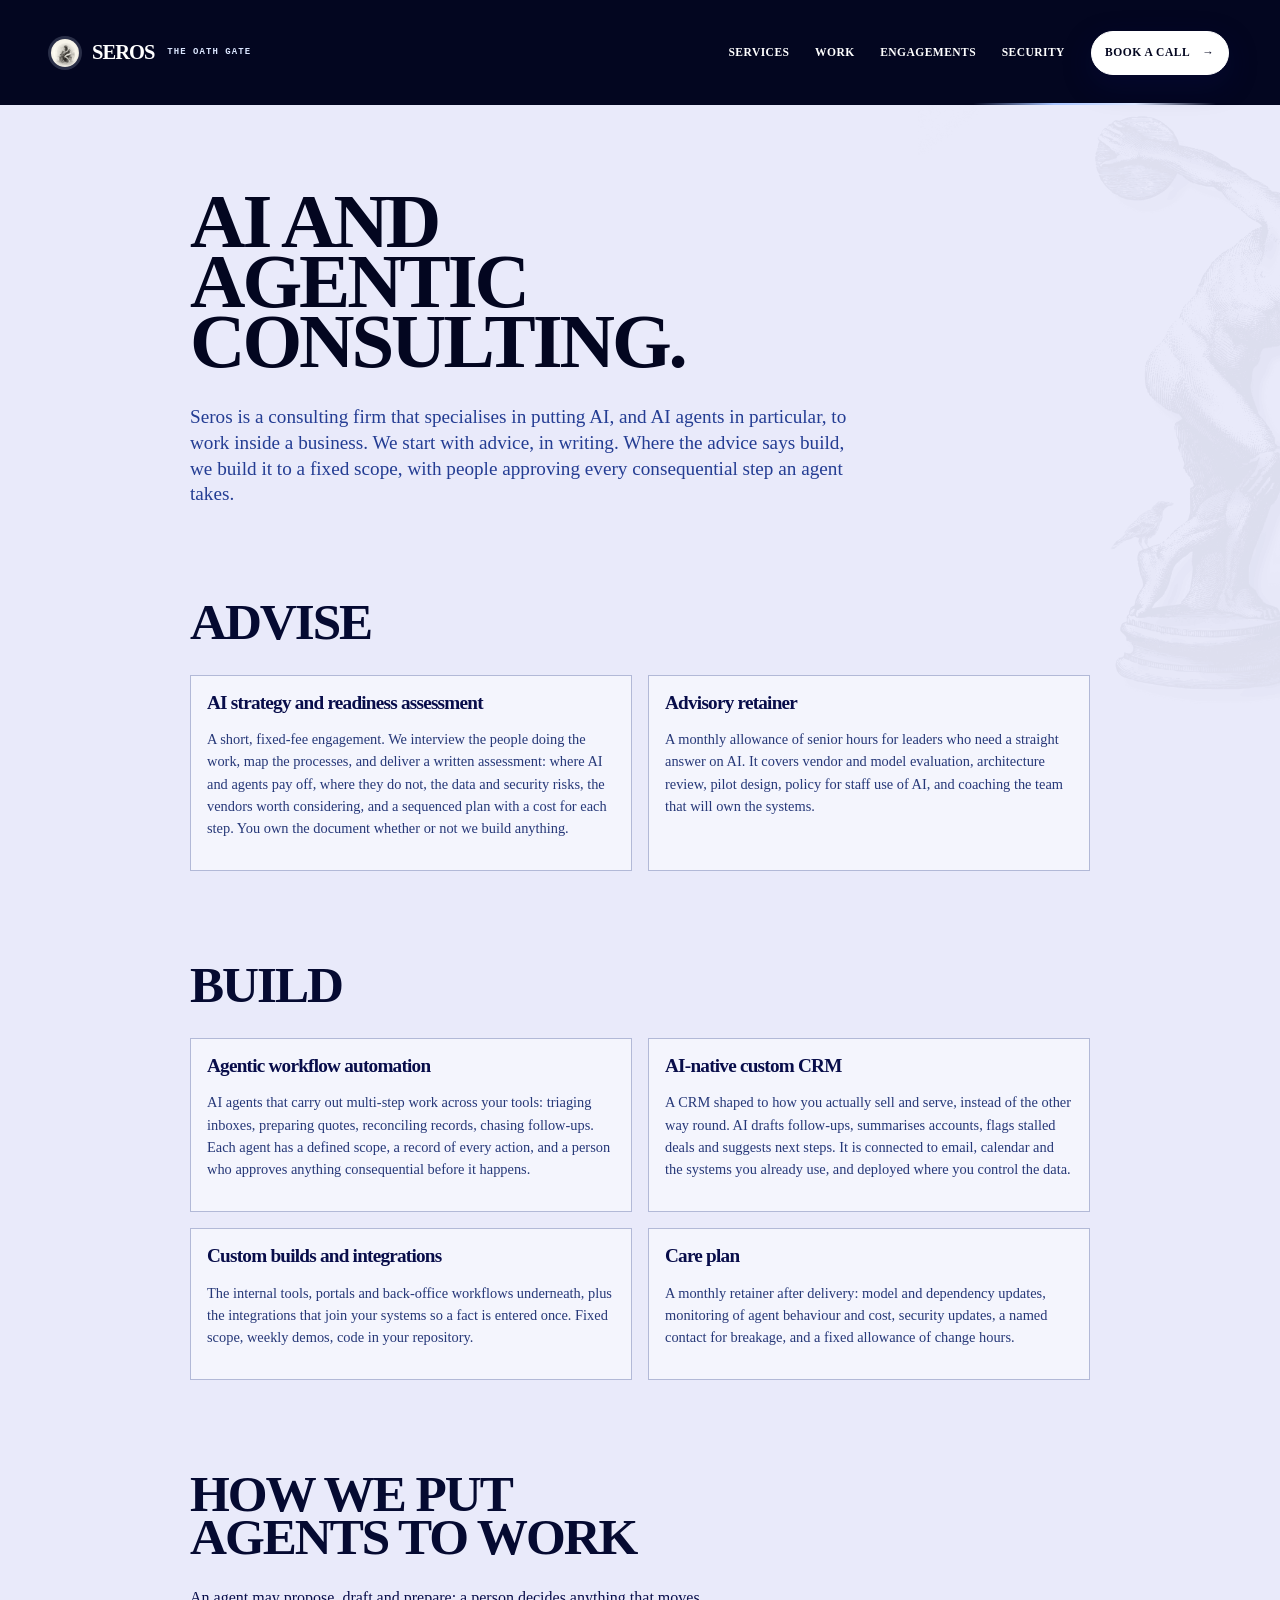
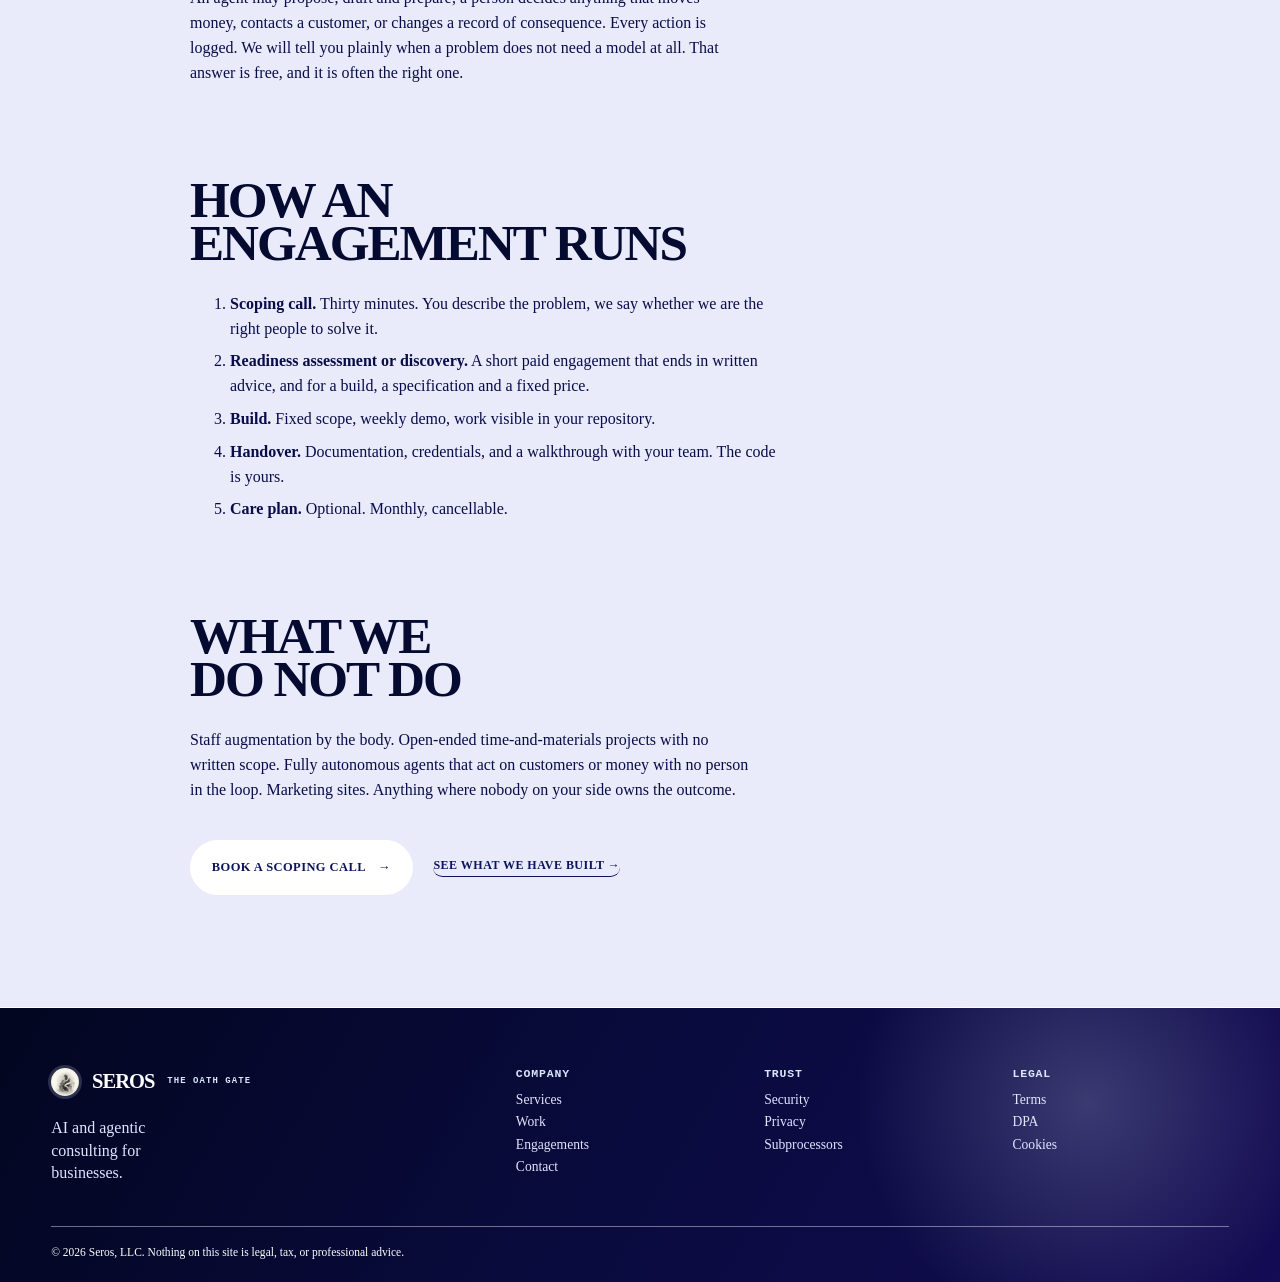
<file: services.html>
<!doctype html>
<html lang="en">
<head>
<meta charset="utf-8">
<meta name="viewport" content="width=device-width,initial-scale=1">
<title>Services — Seros, LLC</title>
<meta name="description" content="AI and agentic consulting from Seros: AI readiness assessments, advisory retainers, agentic workflow automation, AI-native custom CRMs, custom builds and integrations, and care plans.">
<link rel="canonical" href="https://seros.dev/services">
<meta property="og:title" content="Services — Seros, LLC">
<meta property="og:description" content="AI strategy, agentic automation and custom systems. Advice in writing, builds to a fixed scope.">
<meta property="og:type" content="website">
<meta property="og:url" content="https://seros.dev/services">
<meta property="og:image" content="https://seros.dev/assets/og-card-2026-09.jpg">
<meta name="twitter:card" content="summary_large_image">
<link rel="icon" href="/assets/icon-192.png">
<link rel="apple-touch-icon" href="/assets/apple-touch-icon.png">
<link rel="manifest" href="/manifest.json">
<meta name="theme-color" content="#030620">
<link rel="stylesheet" href="/assets/styles.css?v=8">
</head>
<body>
<a class="skip" href="#main">Skip to content</a>
<header class="site">
  <div class="wrap rail-header">
    <a class="brand" href="/"><img src="/assets/icon-192.png" alt=""><span>SEROS</span><small>AI consulting</small></a>
    <nav class="site" aria-label="Primary navigation">
      <a href="/services">Services</a>
      <a href="/work">Work</a>
      <a href="/pricing">Engagements</a>
      <a href="/security">Security</a>
      <a class="btn-nav-app" href="/contact">Book a call <span aria-hidden="true">&rarr;</span></a>
    </nav>
  </div>
</header>

<main class="wrap doc doc-wide" id="main">
  <h1>AI and agentic consulting.</h1>
  <p class="lede">Seros is a consulting firm that specialises in putting AI, and AI agents in
  particular, to work inside a business. We start with advice, in writing. Where the advice says
  build, we build it to a fixed scope, with people approving every consequential step an agent takes.</p>

  <section aria-labelledby="advise-heading">
    <h2 id="advise-heading">Advise</h2>
    <div class="cards">
      <article class="card">
        <h3>AI strategy and readiness assessment</h3>
        <p>A short, fixed-fee engagement. We interview the people doing the work, map the processes,
        and deliver a written assessment: where AI and agents pay off, where they do not, the data and
        security risks, the vendors worth considering, and a sequenced plan with a cost for each step.
        You own the document whether or not we build anything.</p>
      </article>
      <article class="card">
        <h3>Advisory retainer</h3>
        <p>A monthly allowance of senior hours for leaders who need a straight answer on AI. It covers vendor
        and model evaluation, architecture review, pilot design, policy for staff use of AI, and
        coaching the team that will own the systems.</p>
      </article>
    </div>
  </section>

  <section aria-labelledby="build-heading">
    <h2 id="build-heading">Build</h2>
    <div class="cards">
      <article class="card">
        <h3>Agentic workflow automation</h3>
        <p>AI agents that carry out multi-step work across your tools: triaging inboxes, preparing quotes,
        reconciling records, chasing follow-ups. Each agent has a defined scope, a record of every action,
        and a person who approves anything consequential before it happens.</p>
      </article>
      <article class="card">
        <h3>AI-native custom CRM</h3>
        <p>A CRM shaped to how you actually sell and serve, instead of the other way round. AI drafts
        follow-ups, summarises accounts, flags stalled deals and suggests next steps. It is connected to
        email, calendar and the systems you already use, and deployed where you control the data.</p>
      </article>
      <article class="card">
        <h3>Custom builds and integrations</h3>
        <p>The internal tools, portals and back-office workflows underneath, plus the integrations that
        join your systems so a fact is entered once. Fixed scope, weekly demos, code in your repository.</p>
      </article>
      <article class="card">
        <h3>Care plan</h3>
        <p>A monthly retainer after delivery: model and dependency updates, monitoring of agent behaviour
        and cost, security updates, a named contact for breakage, and a fixed allowance of change hours.</p>
      </article>
    </div>
  </section>

  <section aria-labelledby="ai-heading">
    <h2 id="ai-heading">How we put agents to work</h2>
    <p>An agent may propose, draft and prepare; a person decides anything that moves money, contacts a
    customer, or changes a record of consequence. Every action is logged. We will tell you plainly when
    a problem does not need a model at all. That answer is free, and it is often the right one.</p>
  </section>

  <section aria-labelledby="how-heading">
    <h2 id="how-heading">How an engagement runs</h2>
    <ol>
      <li><strong>Scoping call.</strong> Thirty minutes. You describe the problem, we say whether we
      are the right people to solve it.</li>
      <li><strong>Readiness assessment or discovery.</strong> A short paid engagement that ends in written
      advice, and for a build, a specification and a fixed price.</li>
      <li><strong>Build.</strong> Fixed scope, weekly demo, work visible in your repository.</li>
      <li><strong>Handover.</strong> Documentation, credentials, and a walkthrough with your team.
      The code is yours.</li>
      <li><strong>Care plan.</strong> Optional. Monthly, cancellable.</li>
    </ol>
  </section>

  <section aria-labelledby="not-heading">
    <h2 id="not-heading">What we do not do</h2>
    <p>Staff augmentation by the body. Open-ended time-and-materials projects with no written scope.
    Fully autonomous agents that act on customers or money with no person in the loop. Marketing sites.
    Anything where nobody on your side owns the outcome.</p>
  </section>

  <div class="cta">
    <a class="btn primary" href="/contact">Book a scoping call <span aria-hidden="true">&rarr;</span></a>
    <a class="text-link" href="/work">See what we have built <span aria-hidden="true">&rarr;</span></a>
  </div>
</main>

<footer class="site"><div class="wrap footer-grid">
  <div><a class="brand foot-brand" href="/"><img src="/assets/icon-192.png" alt=""><span>SEROS</span></a><p class="foot-blurb">AI and agentic consulting for businesses.</p></div>
  <div><p class="footer-label">Company</p><a href="/services">Services</a><a href="/work">Work</a><a href="/pricing">Engagements</a><a href="/contact">Contact</a></div>
  <div><p class="footer-label">Trust</p><a href="/security">Security</a><a href="/privacy">Privacy</a><a href="/subprocessors">Subprocessors</a></div>
  <div><p class="footer-label">Legal</p><a href="/terms">Terms</a><a href="/dpa">DPA</a><a href="/cookies">Cookies</a></div>
</div><div class="wrap fineprint">&copy; 2026 Seros, LLC. Nothing on this site is legal, tax, or professional advice.</div></footer>
</body>
</html>
</file>
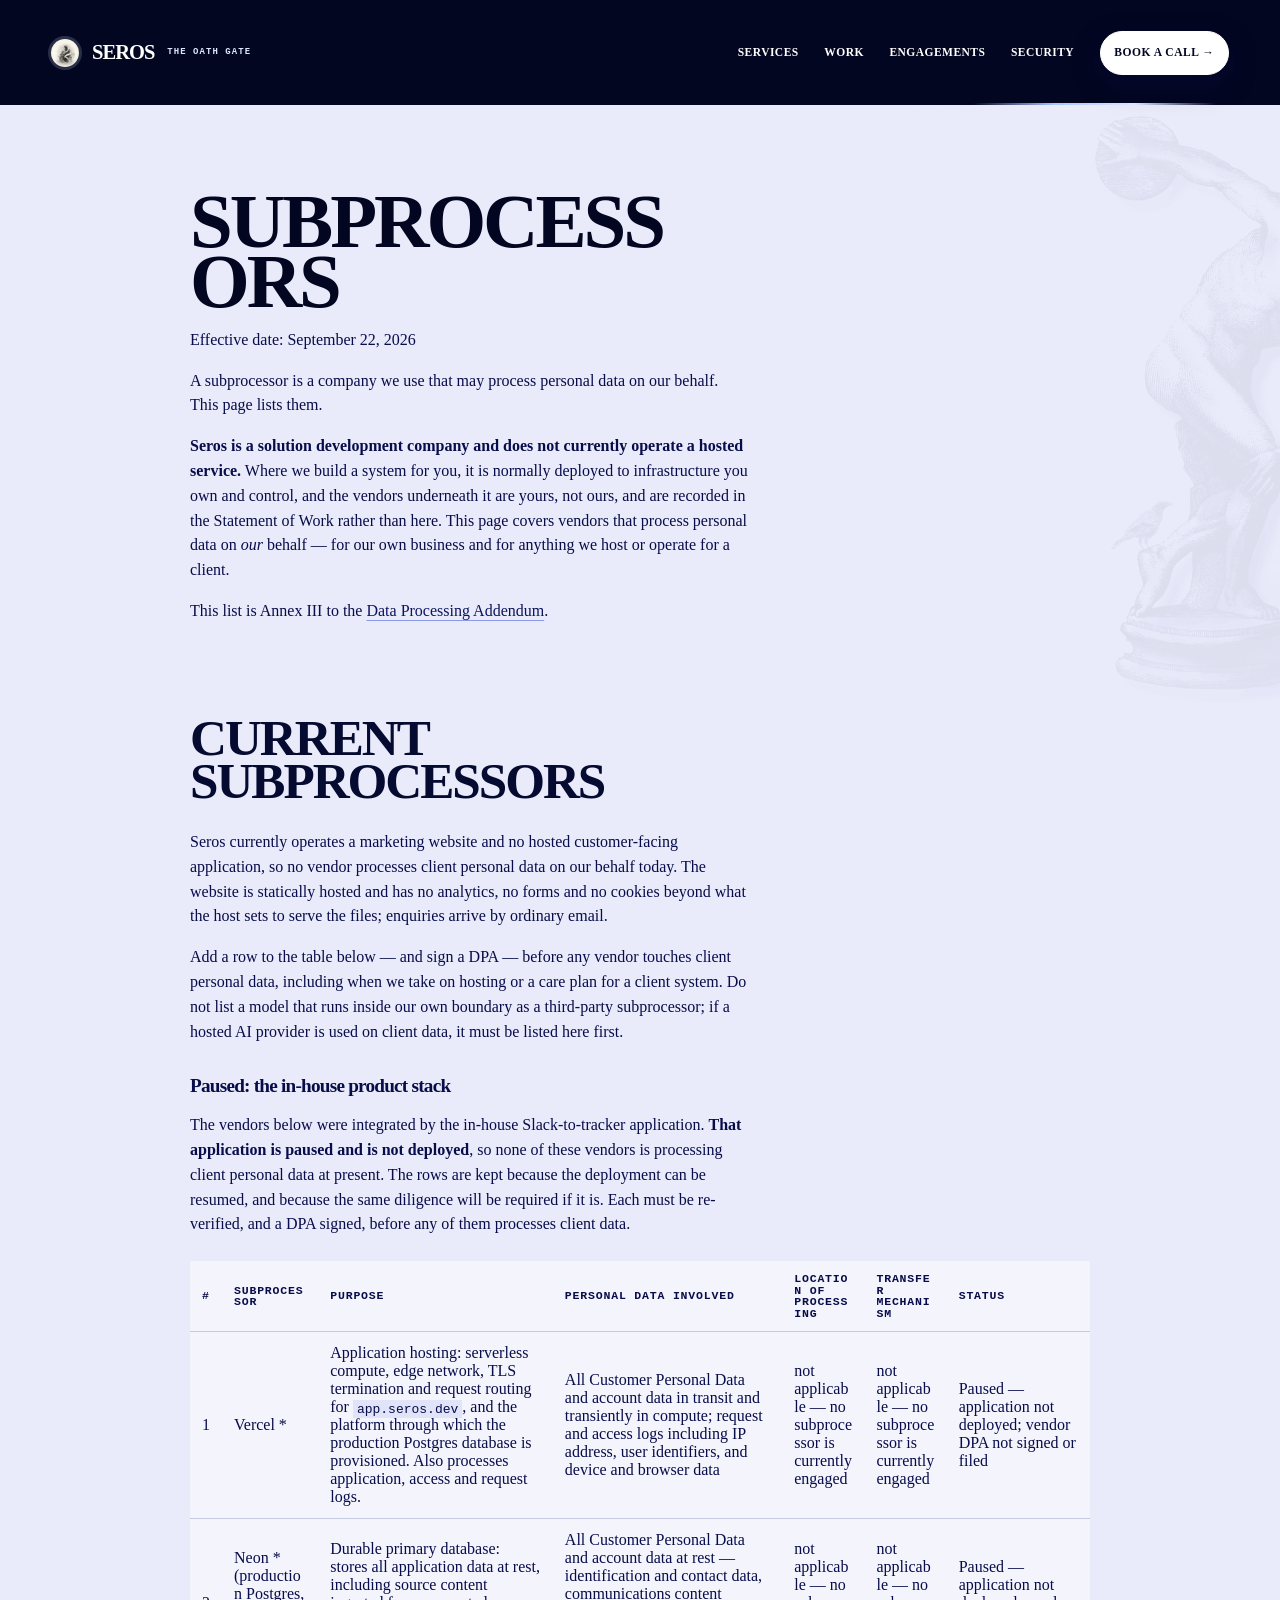
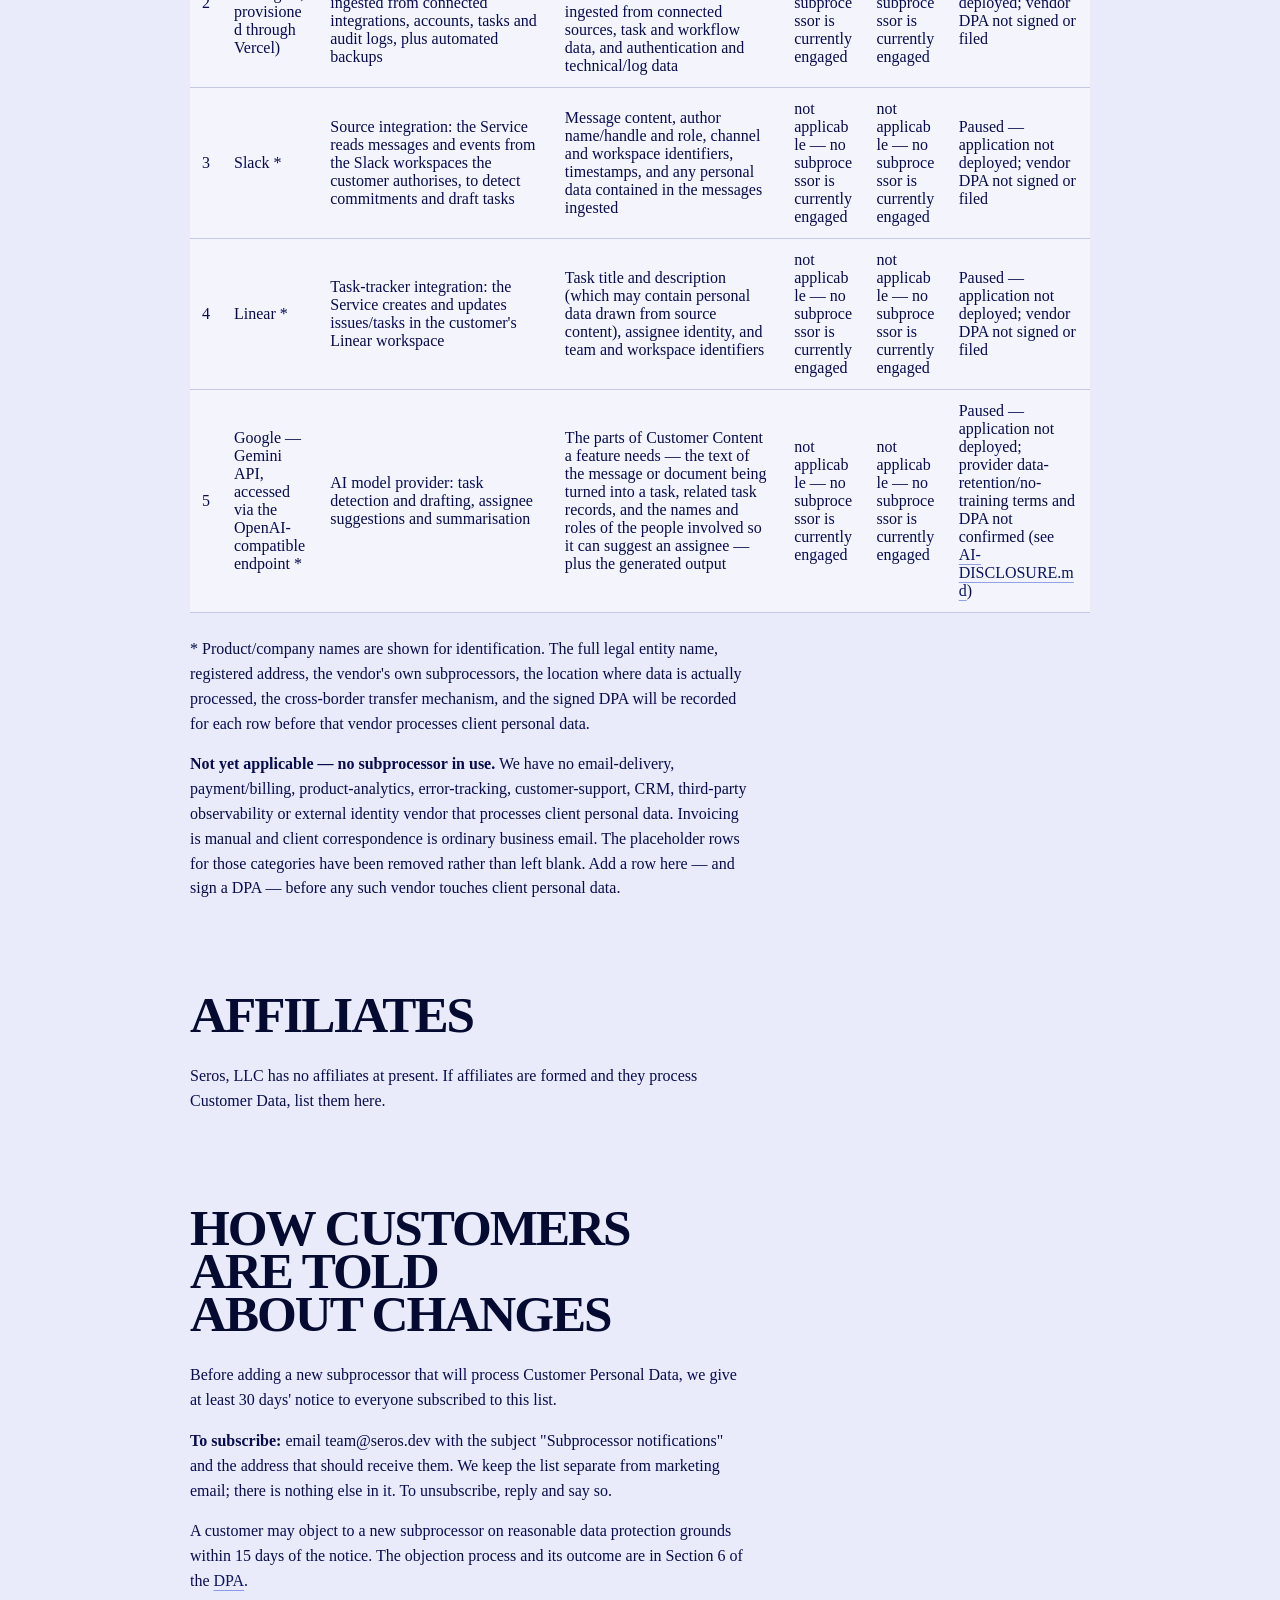
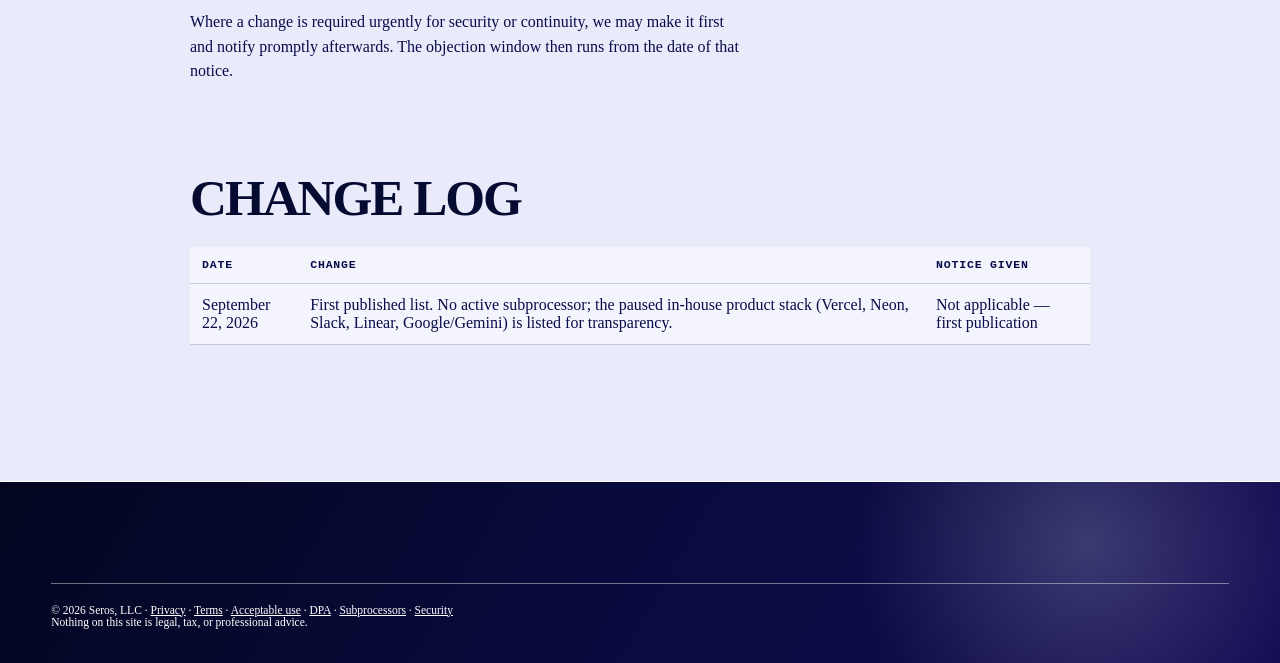
<file: subprocessors.html>
<!doctype html>
<html lang="en">
<head>
<meta charset="utf-8">
<meta name="viewport" content="width=device-width,initial-scale=1">
<title>Subprocessors — Seros, LLC</title>
<meta name="description" content="The third parties that process personal data on behalf of Seros, LLC, and how changes are announced.">
<link rel="canonical" href="https://seros.dev/subprocessors">
<meta name="robots" content="index,follow">
<meta property="og:title" content="Subprocessors — Seros, LLC">
<meta property="og:description" content="The third parties that process personal data on behalf of Seros, LLC, and how changes are announced.">
<meta property="og:image" content="https://seros.dev/assets/og-card-2026-09.jpg">
<link rel="icon" href="/assets/icon-192.png">
<link rel="apple-touch-icon" href="/assets/apple-touch-icon.png">
<link rel="manifest" href="/manifest.json">
<meta name="theme-color" content="#030620">
<link rel="stylesheet" href="/assets/styles.css?v=8">
</head>
<body>
<a class="skip" href="#main">Skip to content</a>
<header class="site">
  <div class="wrap rail-header">
    <a class="brand" href="/"><img src="/assets/icon-192.png" alt=""><span>SEROS</span><small>AI consulting</small></a>
    <nav class="site" aria-label="Primary navigation">
        <a href="/services">Services</a>
        <a href="/work">Work</a>
        <a href="/pricing">Engagements</a>
        <a href="/security">Security</a>
        <a class="btn-nav-app" href="/contact">Book a call &rarr;</a>
    </nav>
  </div>
</header>
<main class="wrap doc" id="main">

<h1 id="subprocessors">Subprocessors</h1>
<p>Effective date: September 22, 2026</p>
<p>A subprocessor is a company we use that may process personal data on our behalf. This page
lists them.</p>
<p><strong>Seros is a solution development company and does not currently operate a hosted service.</strong>
Where we build a system for you, it is normally deployed to infrastructure you own and
control, and the vendors underneath it are yours, not ours, and are recorded in the Statement
of Work rather than here. This page covers vendors that process personal data on <em>our</em> behalf
— for our own business and for anything we host or operate for a client.</p>
<p>This list is Annex III to the <a href="dpa.html">Data Processing Addendum</a>.</p>
<h2 id="current-subprocessors">Current subprocessors</h2>
<p>Seros currently operates a marketing website and no hosted customer-facing application, so
no vendor processes client personal data on our behalf today. The website is statically
hosted and has no analytics, no forms and no cookies beyond what the host sets to serve the
files; enquiries arrive by ordinary email.</p>
<p>Add a row to the table below — and sign a DPA — before any vendor touches client personal
data, including when we take on hosting or a care plan for a client system. Do not list a
model that runs inside our own boundary as a third-party subprocessor; if a hosted AI
provider is used on client data, it must be listed here first.</p>
<h3 id="paused-the-in-house-product-stack">Paused: the in-house product stack</h3>
<p>The vendors below were integrated by the in-house Slack-to-tracker application. <strong>That
application is paused and is not deployed</strong>, so none of these vendors is processing client
personal data at present. The rows are kept because the deployment can be resumed, and
because the same diligence will be required if it is. Each must be re-verified, and a DPA
signed, before any of them processes client data.</p>
<div class="table-scroll" role="region" aria-label="Scrollable table" tabindex="0"><table>
<thead>
<tr>
<th>#</th>
<th>Subprocessor</th>
<th>Purpose</th>
<th>Personal data involved</th>
<th>Location of processing</th>
<th>Transfer mechanism</th>
<th>Status</th>
</tr>
</thead>
<tbody>
<tr>
<td>1</td>
<td>Vercel *</td>
<td>Application hosting: serverless compute, edge network, TLS termination and request routing for <code>app.seros.dev</code>, and the platform through which the production Postgres database is provisioned. Also processes application, access and request logs.</td>
<td>All Customer Personal Data and account data in transit and transiently in compute; request and access logs including IP address, user identifiers, and device and browser data</td>
<td>not applicable — no subprocessor is currently engaged</td>
<td>not applicable — no subprocessor is currently engaged</td>
<td>Paused — application not deployed; vendor DPA not signed or filed</td>
</tr>
<tr>
<td>2</td>
<td>Neon * (production Postgres, provisioned through Vercel)</td>
<td>Durable primary database: stores all application data at rest, including source content ingested from connected integrations, accounts, tasks and audit logs, plus automated backups</td>
<td>All Customer Personal Data and account data at rest — identification and contact data, communications content ingested from connected sources, task and workflow data, and authentication and technical/log data</td>
<td>not applicable — no subprocessor is currently engaged</td>
<td>not applicable — no subprocessor is currently engaged</td>
<td>Paused — application not deployed; vendor DPA not signed or filed</td>
</tr>
<tr>
<td>3</td>
<td>Slack *</td>
<td>Source integration: the Service reads messages and events from the Slack workspaces the customer authorises, to detect commitments and draft tasks</td>
<td>Message content, author name/handle and role, channel and workspace identifiers, timestamps, and any personal data contained in the messages ingested</td>
<td>not applicable — no subprocessor is currently engaged</td>
<td>not applicable — no subprocessor is currently engaged</td>
<td>Paused — application not deployed; vendor DPA not signed or filed</td>
</tr>
<tr>
<td>4</td>
<td>Linear *</td>
<td>Task-tracker integration: the Service creates and updates issues/tasks in the customer's Linear workspace</td>
<td>Task title and description (which may contain personal data drawn from source content), assignee identity, and team and workspace identifiers</td>
<td>not applicable — no subprocessor is currently engaged</td>
<td>not applicable — no subprocessor is currently engaged</td>
<td>Paused — application not deployed; vendor DPA not signed or filed</td>
</tr>
<tr>
<td>5</td>
<td>Google — Gemini API, accessed via the OpenAI-compatible endpoint *</td>
<td>AI model provider: task detection and drafting, assignee suggestions and summarisation</td>
<td>The parts of Customer Content a feature needs — the text of the message or document being turned into a task, related task records, and the names and roles of the people involved so it can suggest an assignee — plus the generated output</td>
<td>not applicable — no subprocessor is currently engaged</td>
<td>not applicable — no subprocessor is currently engaged</td>
<td>Paused — application not deployed; provider data-retention/no-training terms and DPA not confirmed (see <a href="ai.html">AI-DISCLOSURE.md</a>)</td>
</tr>
</tbody>
</table></div>
<p>* Product/company names are shown for identification. The full legal entity name, registered
address, the vendor's own subprocessors, the location where data is actually processed, the
cross-border transfer mechanism, and the signed DPA will be recorded for each row before
that vendor processes client personal data.</p>
<p><strong>Not yet applicable — no subprocessor in use.</strong> We have no email-delivery,
payment/billing, product-analytics, error-tracking, customer-support, CRM, third-party
observability or external identity vendor that processes client personal data. Invoicing is
manual and client correspondence is ordinary business email. The placeholder rows for those
categories have been removed rather than left blank. Add a row here — and sign a DPA —
before any such vendor touches client personal data.</p>
<h2 id="affiliates">Affiliates</h2>
<p>Seros, LLC has no affiliates at present. If affiliates are formed and they process
Customer Data, list them here.</p>
<h2 id="how-customers-are-told-about-changes">How customers are told about changes</h2>
<p>Before adding a new subprocessor that will process Customer Personal Data, we give at least
30 days' notice to everyone subscribed to this list.</p>
<p><strong>To subscribe:</strong> email team@seros.dev with the subject "Subprocessor notifications" and
the address that should receive them. We keep the list separate from marketing email; there
is nothing else in it. To unsubscribe, reply and say so.</p>
<p>A customer may object to a new subprocessor on reasonable data protection grounds within
15 days of the notice. The objection process and its outcome
are in Section 6 of the <a href="dpa.html">DPA</a>.</p>
<p>Where a change is required urgently for security or continuity, we may make it first and
notify promptly afterwards. The objection window then runs from the date of that notice.</p>
<h2 id="change-log">Change log</h2>
<div class="table-scroll" role="region" aria-label="Scrollable table" tabindex="0"><table>
<thead>
<tr>
<th>Date</th>
<th>Change</th>
<th>Notice given</th>
</tr>
</thead>
<tbody>
<tr>
<td>September 22, 2026</td>
<td>First published list. No active subprocessor; the paused in-house product stack (Vercel, Neon, Slack, Linear, Google/Gemini) is listed for transparency.</td>
<td>Not applicable — first publication</td>
</tr>
</tbody>
</table></div>
</main>
<footer class="site">
  <div class="wrap">
    <p class="fineprint">&copy; 2026 Seros, LLC &middot;
      <a href="/privacy">Privacy</a> &middot; <a href="/terms">Terms</a> &middot;
      <a href="/acceptable-use">Acceptable use</a> &middot; <a href="/dpa">DPA</a> &middot;
      <a href="/subprocessors">Subprocessors</a> &middot; <a href="/security">Security</a><br>
      Nothing on this site is legal, tax, or professional advice.</p>
  </div>
</footer>
</body>
</html>
</file>
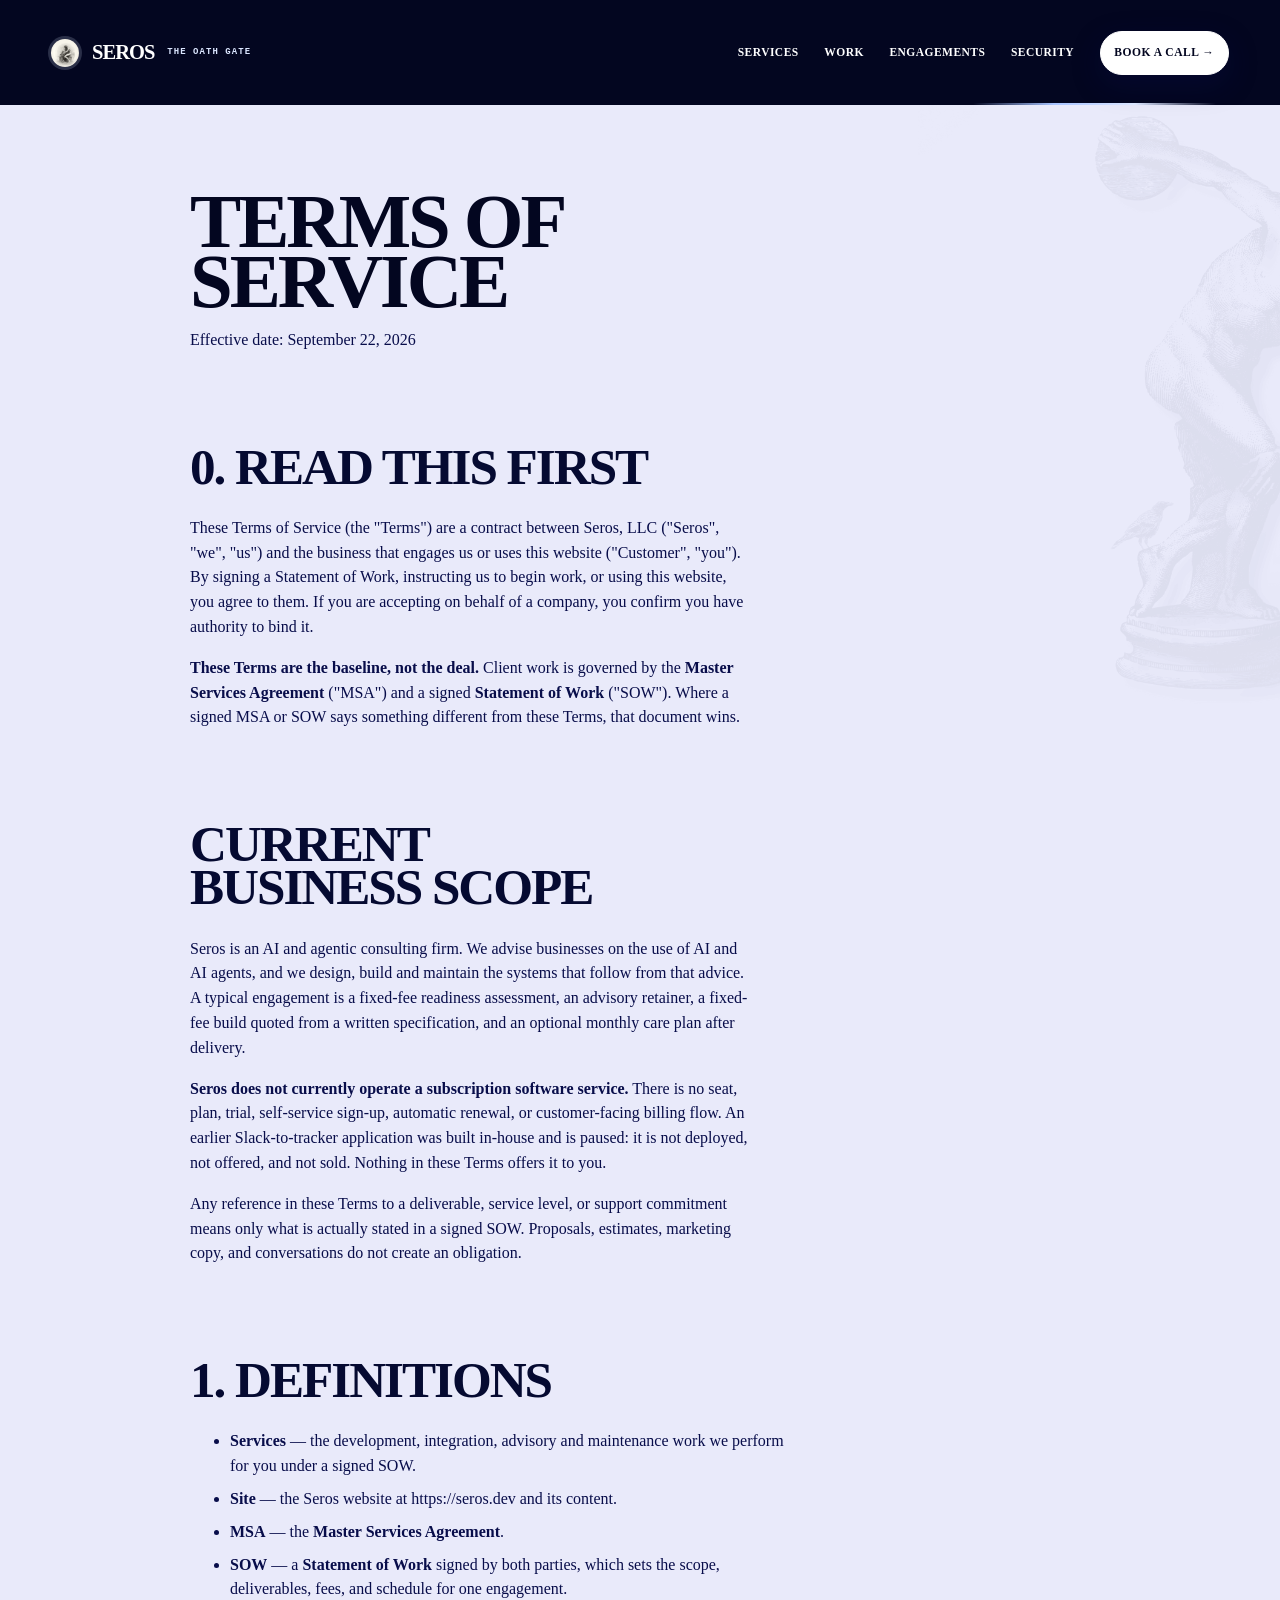
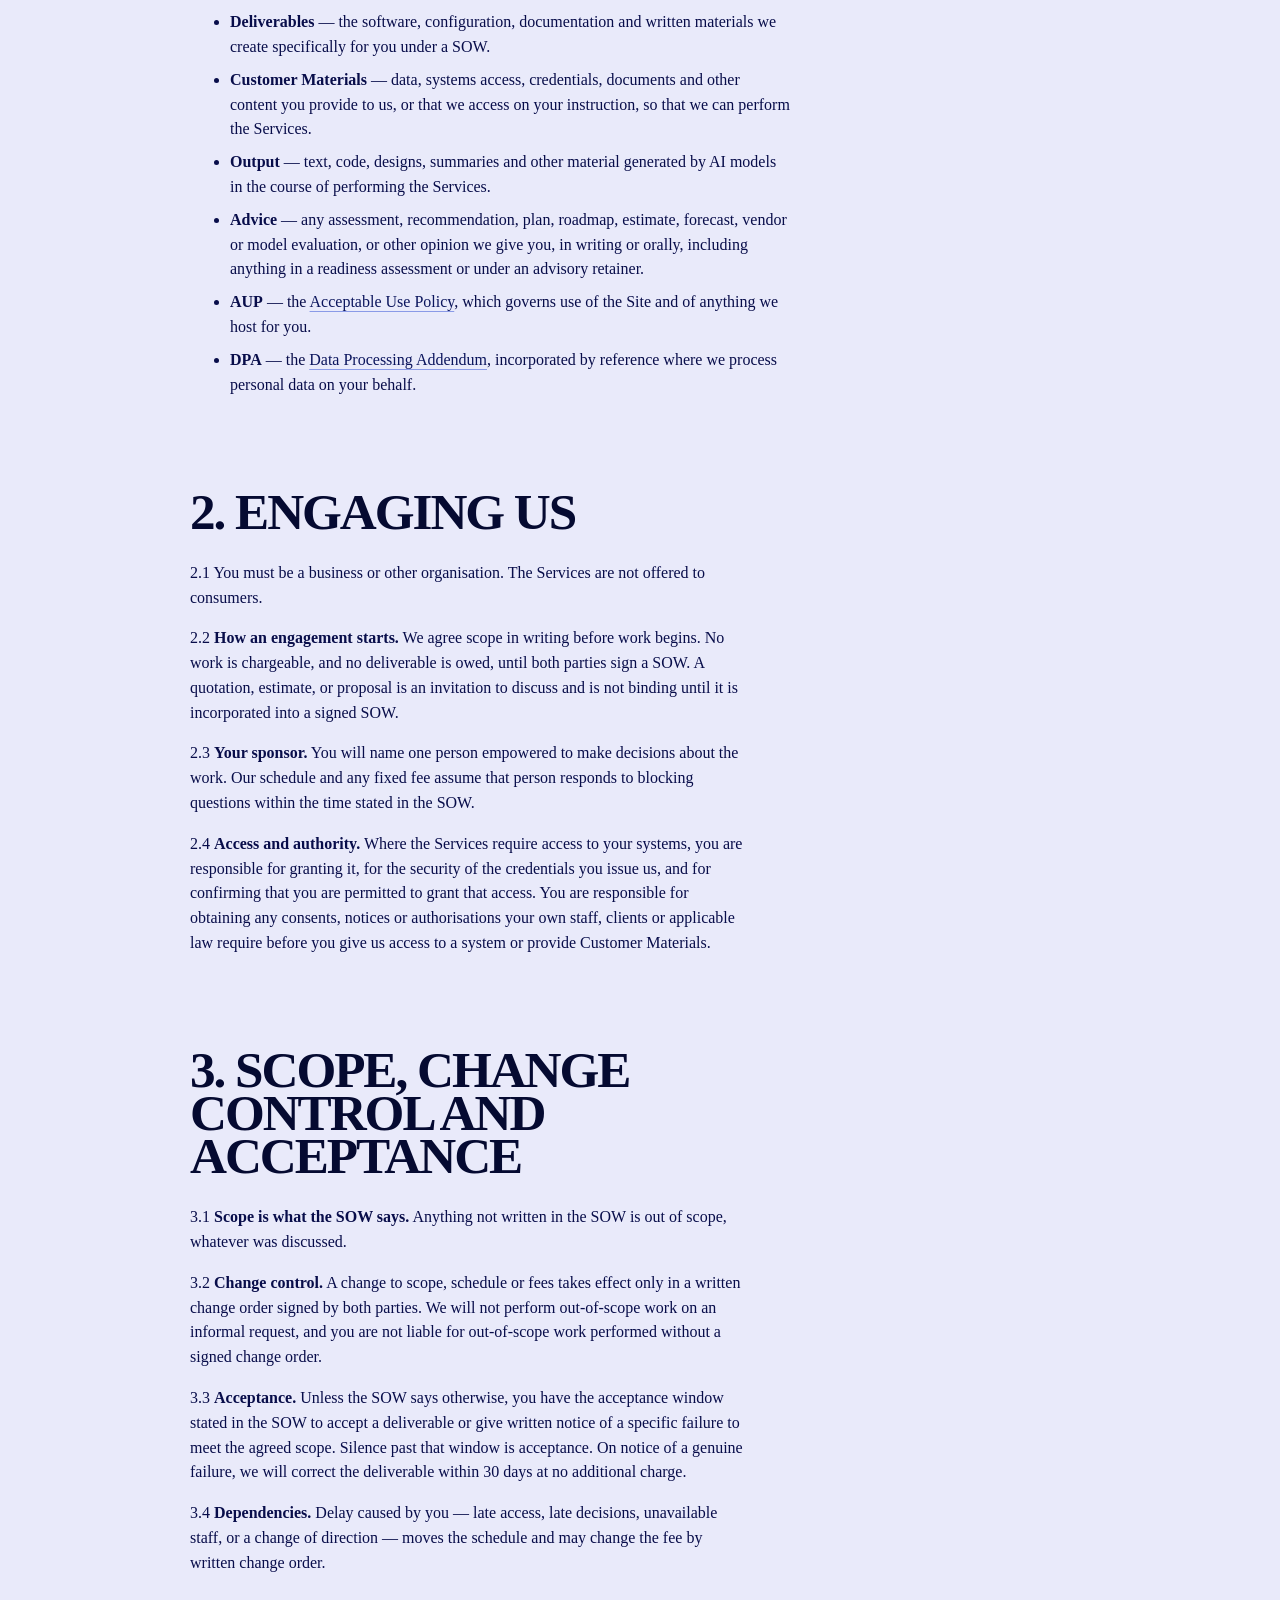
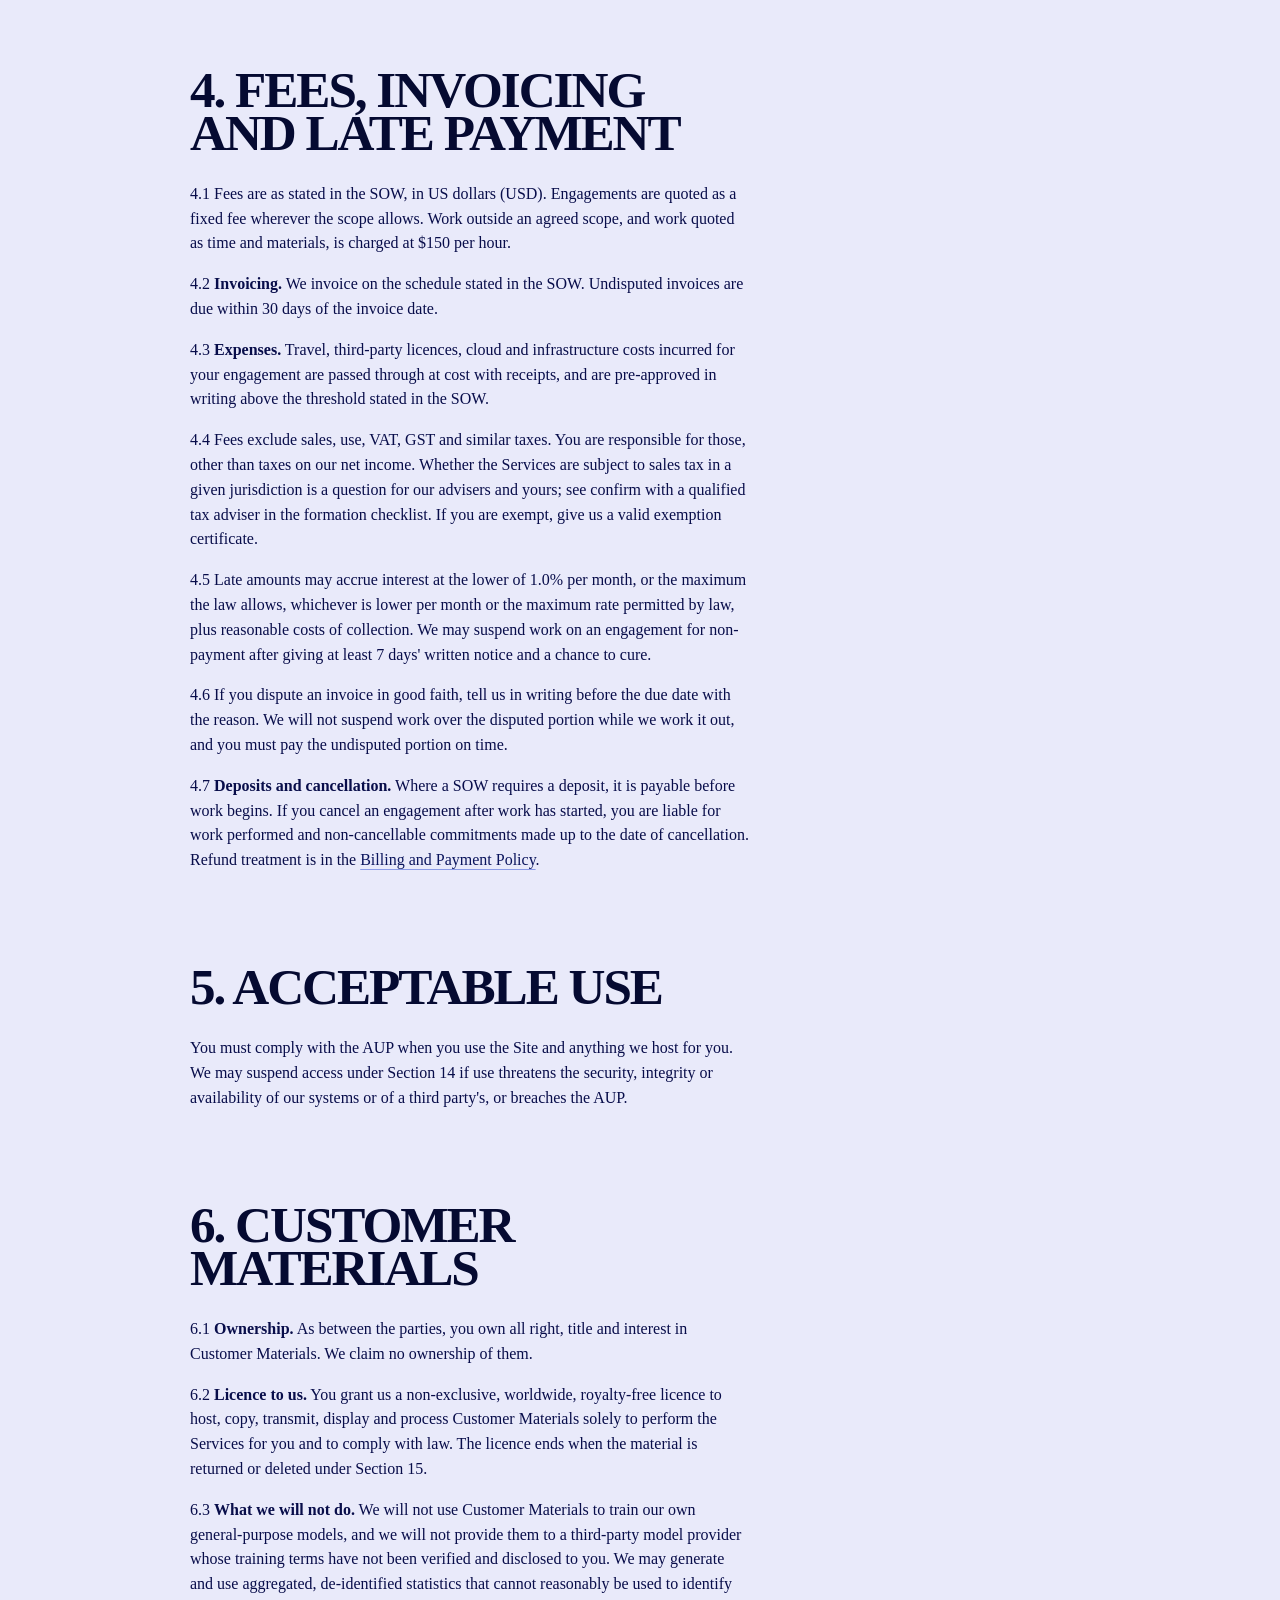
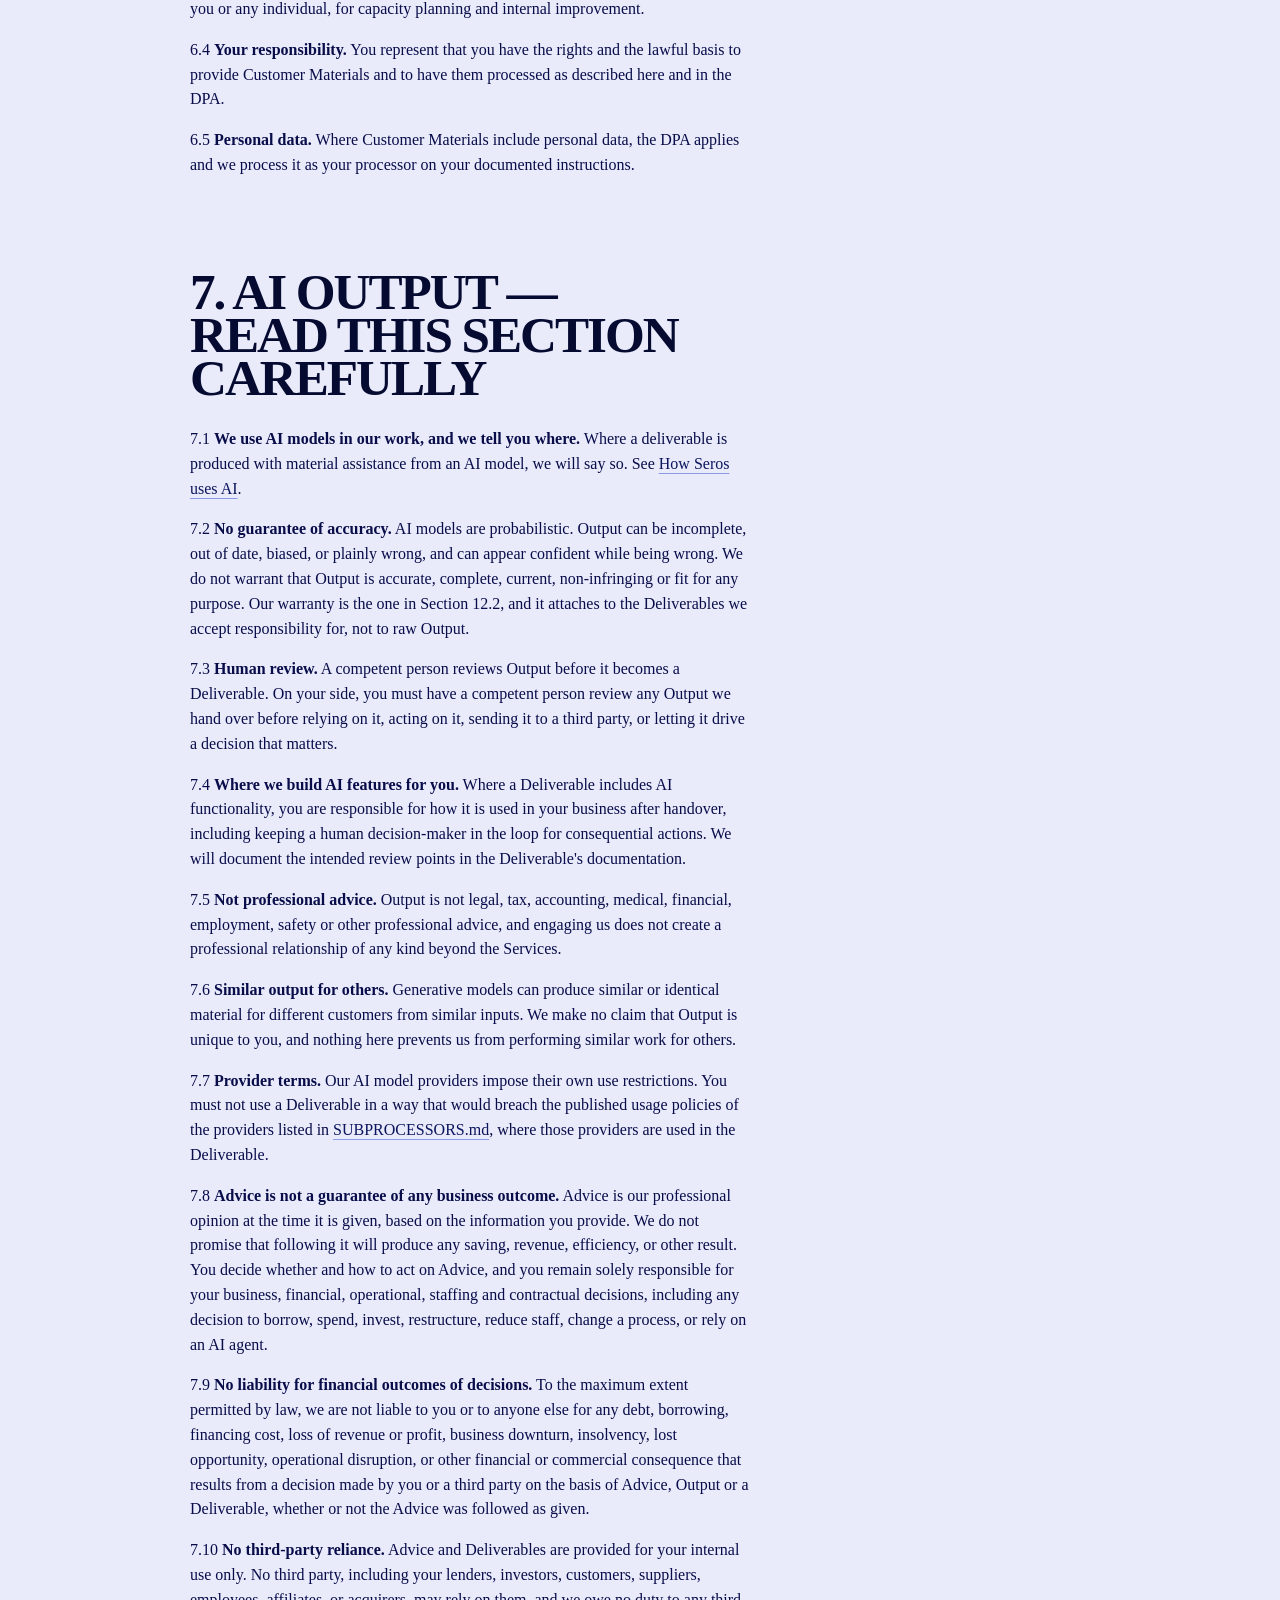
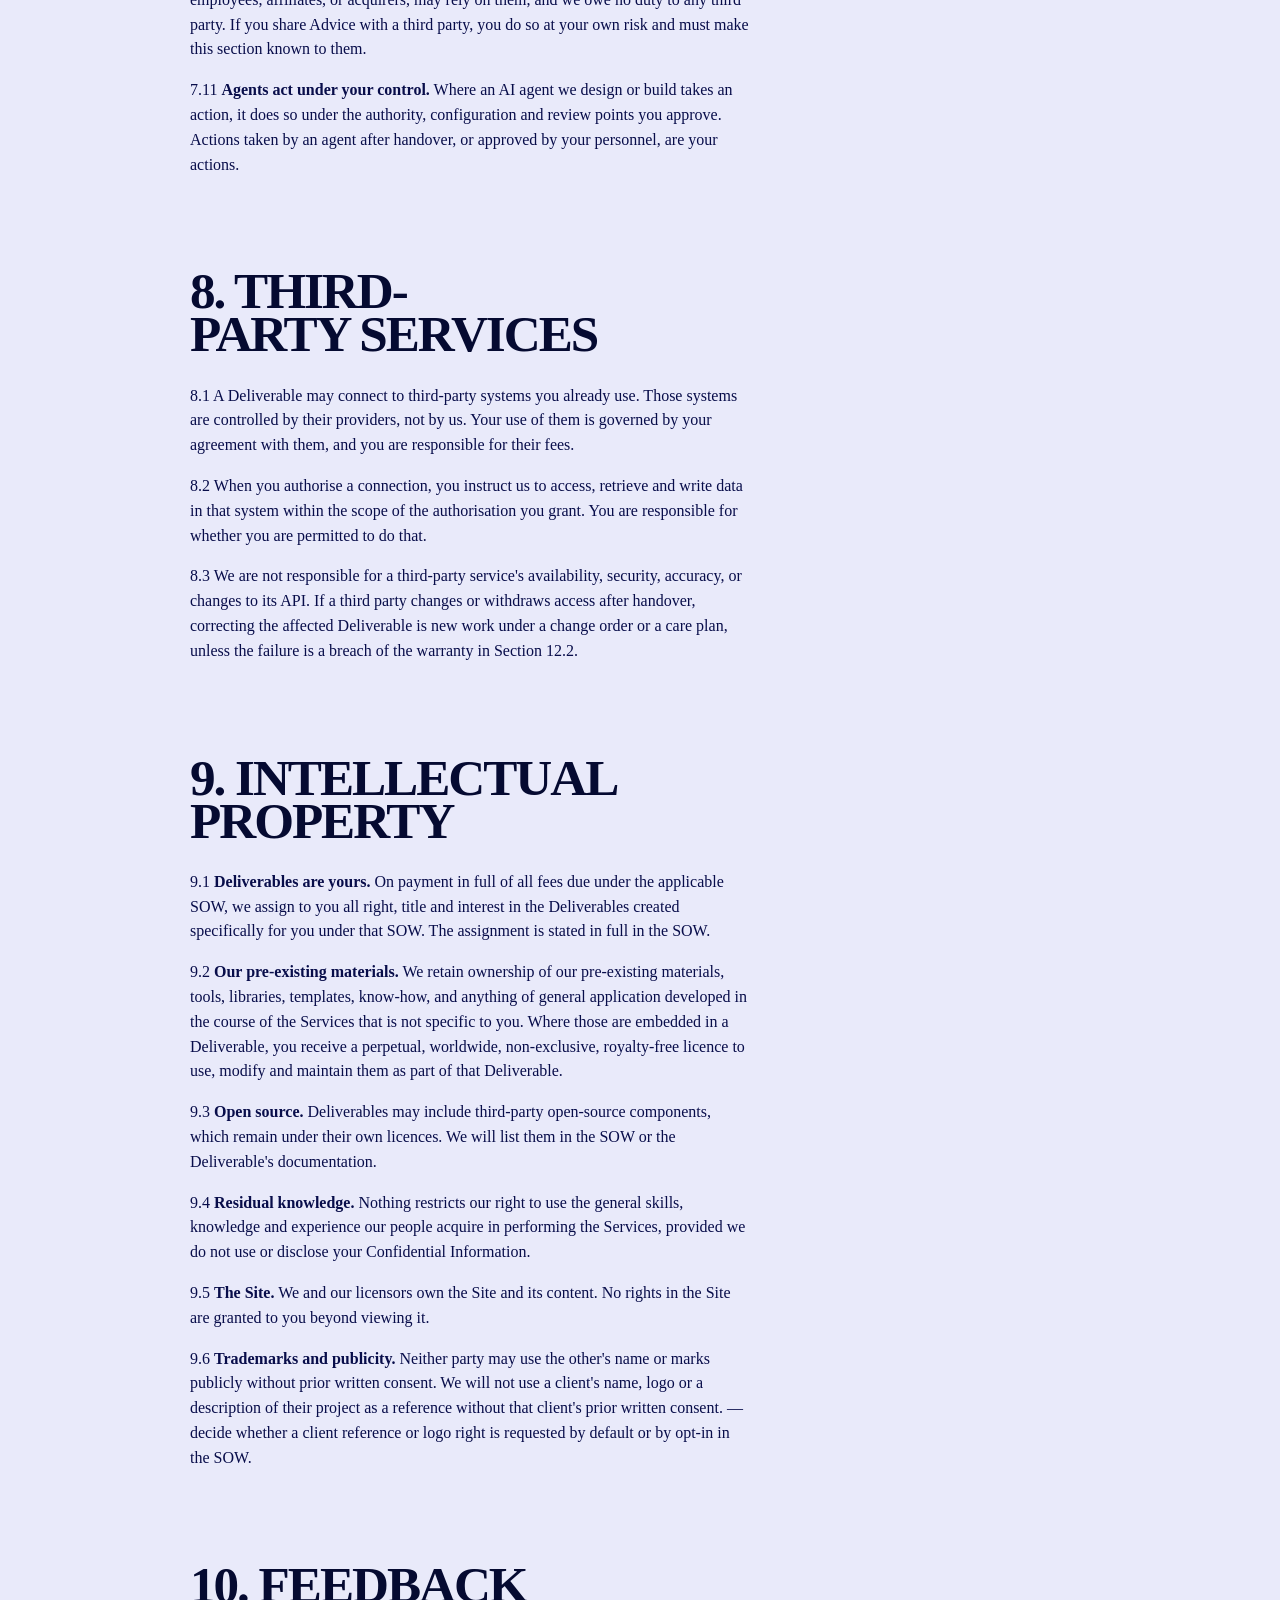
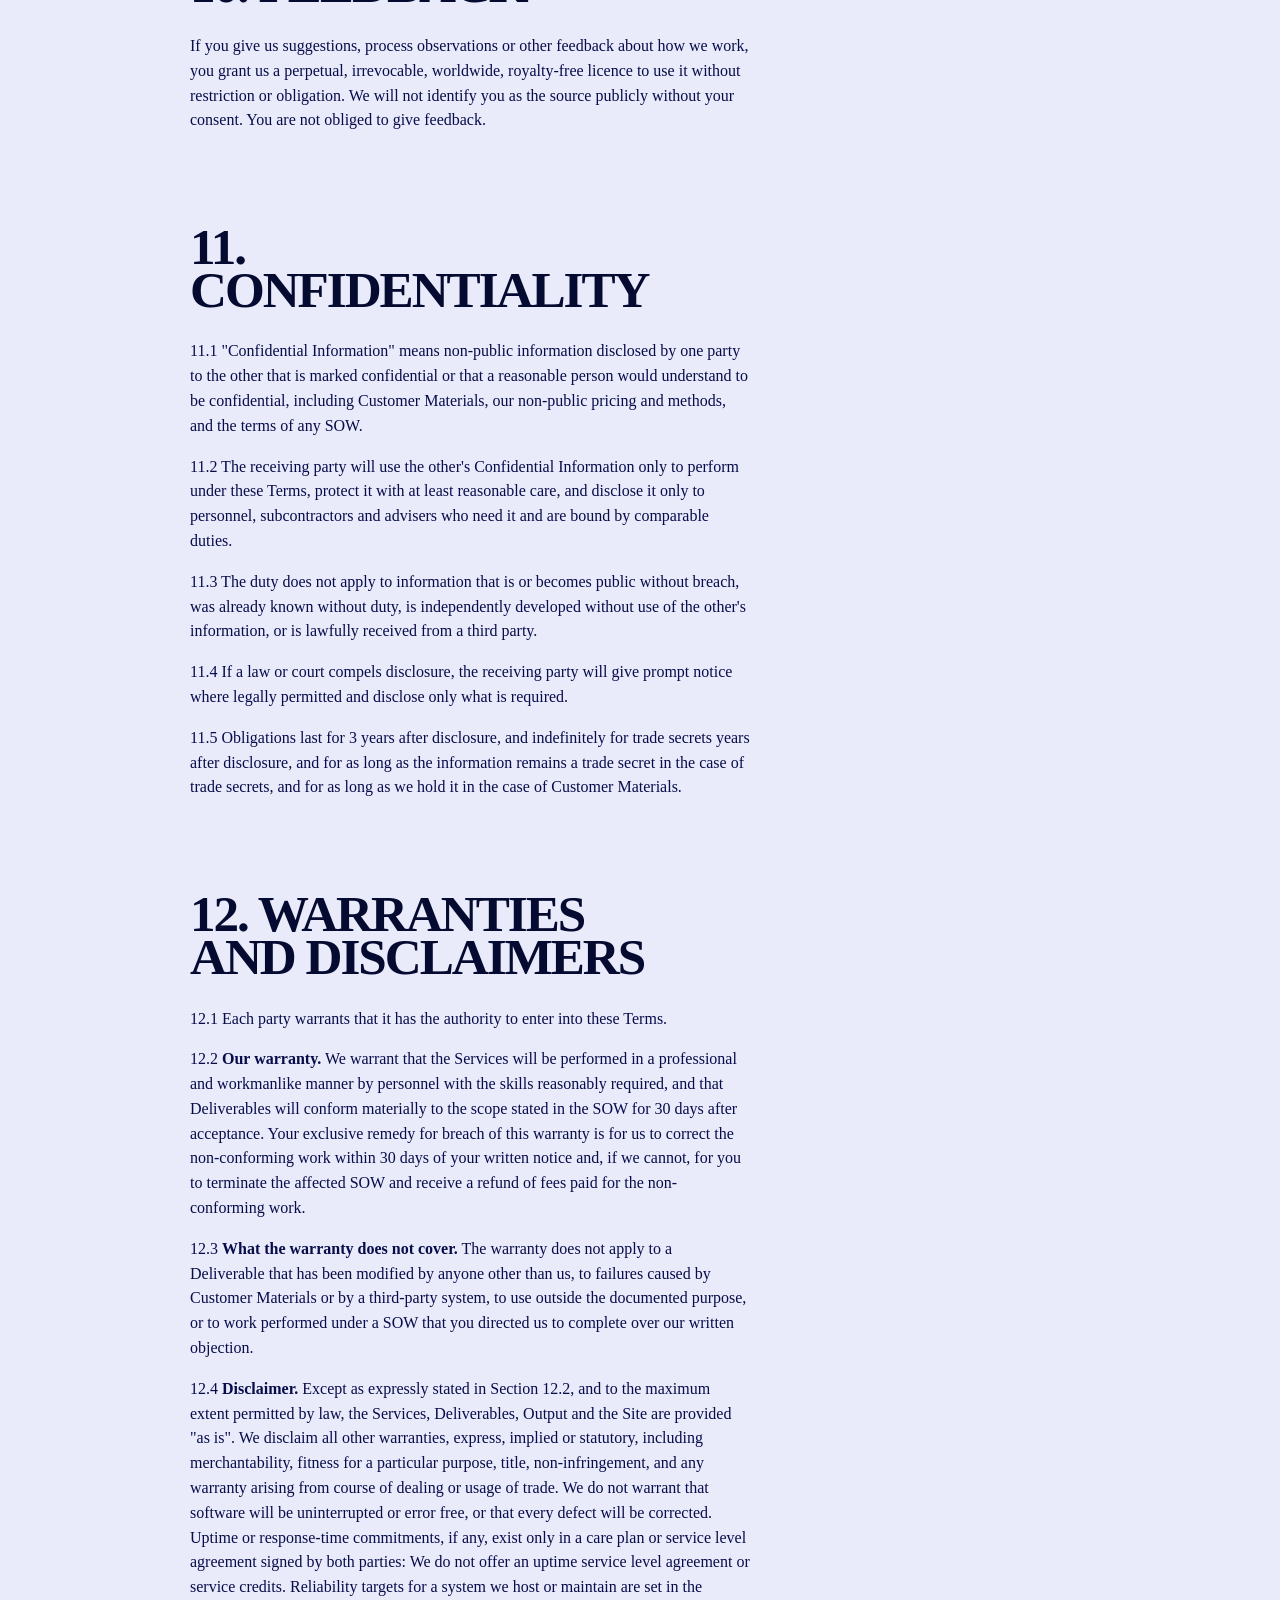
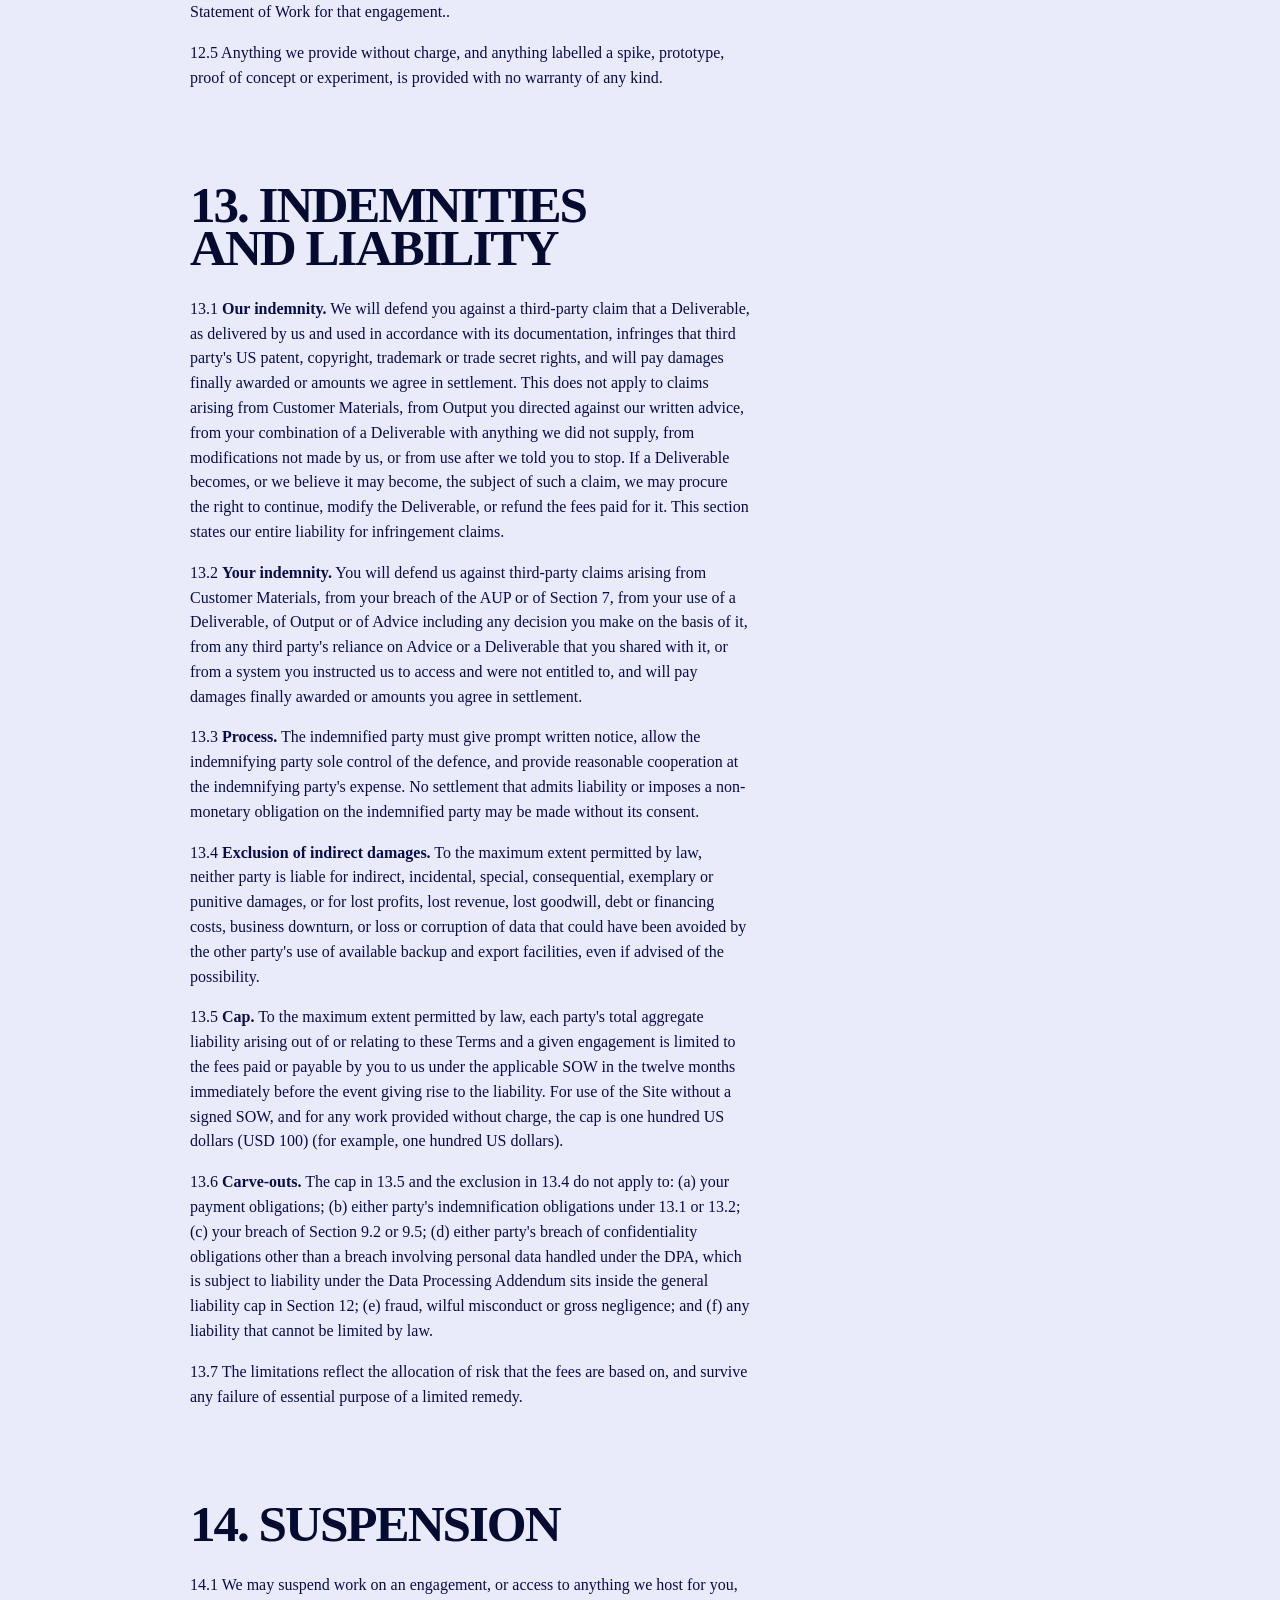
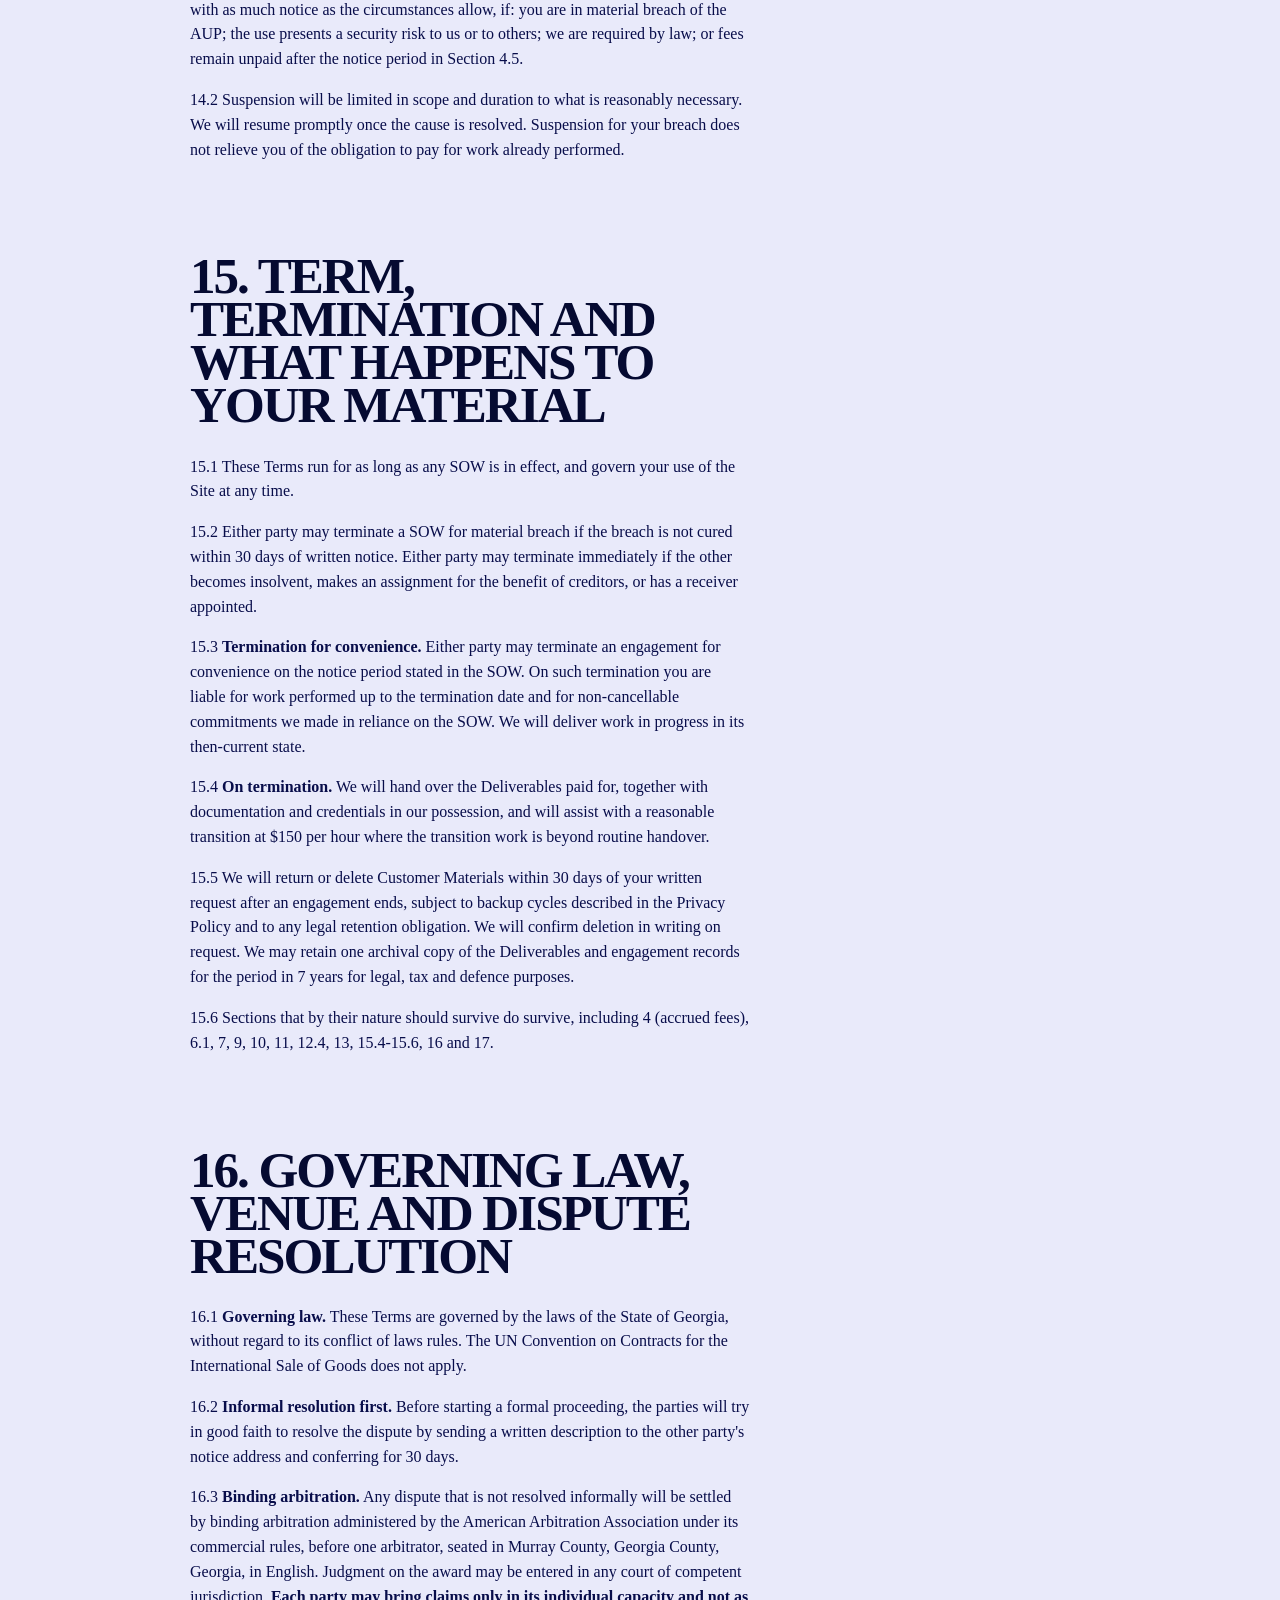
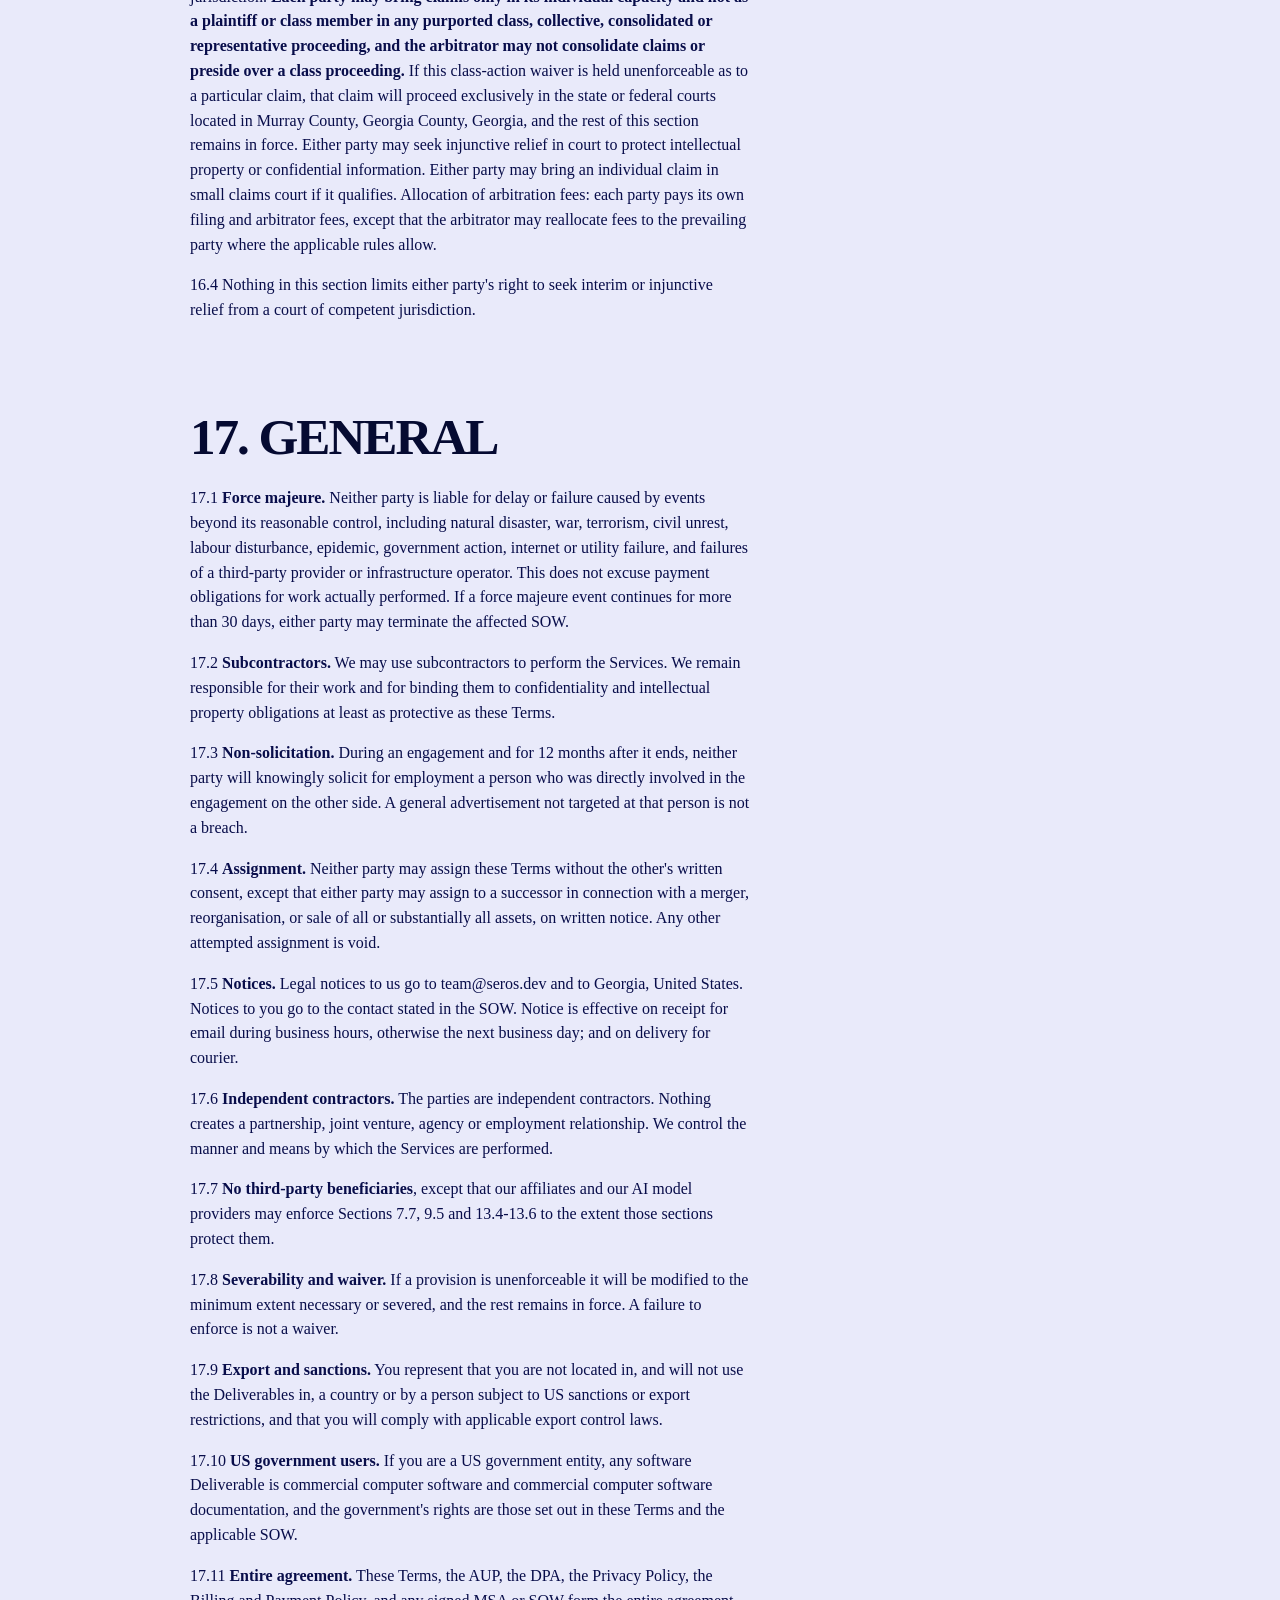
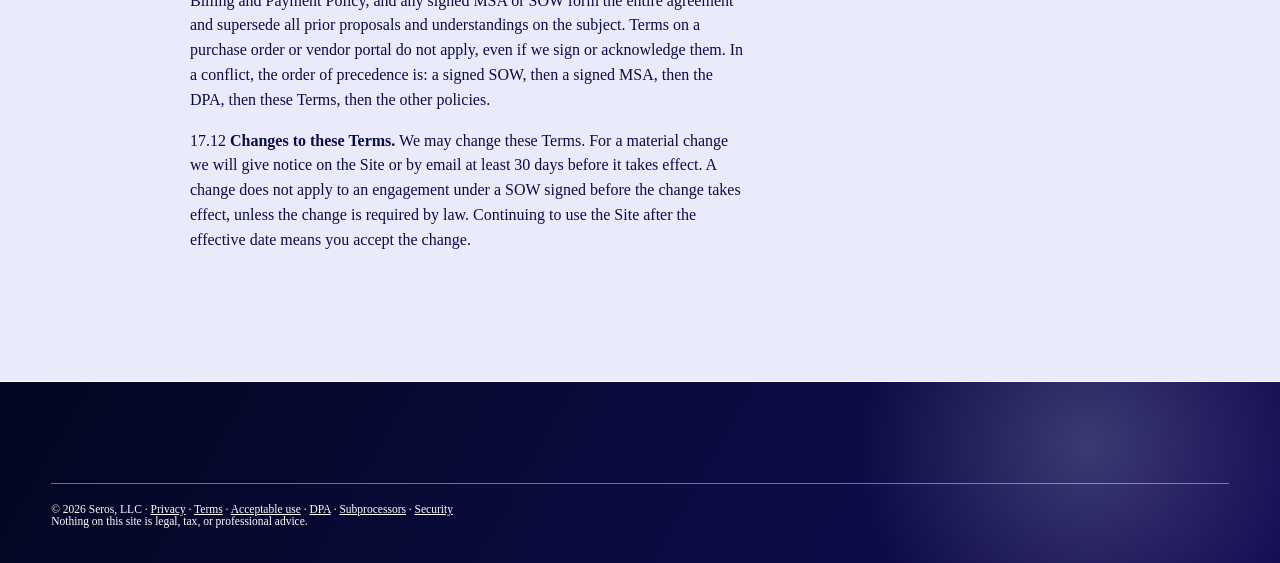
<file: terms.html>
<!doctype html>
<html lang="en">
<head>
<meta charset="utf-8">
<meta name="viewport" content="width=device-width,initial-scale=1">
<title>Terms of Service — Seros, LLC</title>
<meta name="description" content="The baseline agreement between Seros, LLC and its clients. Engagements are governed by a signed statement of work.">
<link rel="canonical" href="https://seros.dev/terms">
<meta name="robots" content="index,follow">
<meta property="og:title" content="Terms of Service — Seros, LLC">
<meta property="og:description" content="The baseline agreement between Seros, LLC and its clients. Engagements are governed by a signed statement of work.">
<meta property="og:image" content="https://seros.dev/assets/og-card-2026-09.jpg">
<link rel="icon" href="/assets/icon-192.png">
<link rel="apple-touch-icon" href="/assets/apple-touch-icon.png">
<link rel="manifest" href="/manifest.json">
<meta name="theme-color" content="#030620">
<link rel="stylesheet" href="/assets/styles.css?v=8">
</head>
<body>
<a class="skip" href="#main">Skip to content</a>
<header class="site">
  <div class="wrap rail-header">
    <a class="brand" href="/"><img src="/assets/icon-192.png" alt=""><span>SEROS</span><small>AI consulting</small></a>
    <nav class="site" aria-label="Primary navigation">
        <a href="/services">Services</a>
        <a href="/work">Work</a>
        <a href="/pricing">Engagements</a>
        <a href="/security">Security</a>
        <a class="btn-nav-app" href="/contact">Book a call &rarr;</a>
    </nav>
  </div>
</header>
<main class="wrap doc" id="main">

<h1 id="terms-of-service">Terms of Service</h1>
<p>Effective date: September 22, 2026</p>
<h2 id="0-read-this-first">0. Read this first</h2>
<p>These Terms of Service (the "Terms") are a contract between Seros, LLC ("Seros", "we",
"us") and the business that engages us or uses this website ("Customer", "you"). By signing
a Statement of Work, instructing us to begin work, or using this website, you agree to them.
If you are accepting on behalf of a company, you confirm you have authority to bind it.</p>
<p><strong>These Terms are the baseline, not the deal.</strong> Client work is governed by the
<strong>Master Services Agreement</strong> ("MSA") and a signed
<strong>Statement of Work</strong> ("SOW"). Where a signed MSA or SOW says
something different from these Terms, that document wins.</p>
<h2 id="current-business-scope">Current business scope</h2>
<p>Seros is an AI and agentic consulting firm. We advise businesses on the use of AI and AI
agents, and we design, build and maintain the systems that follow from that advice. A
typical engagement is a fixed-fee readiness assessment, an advisory retainer, a fixed-fee
build quoted from a written specification, and an optional monthly care plan after delivery.</p>
<p><strong>Seros does not currently operate a subscription software service.</strong> There is no seat,
plan, trial, self-service sign-up, automatic renewal, or customer-facing billing flow. An
earlier Slack-to-tracker application was built in-house and is paused: it is not deployed,
not offered, and not sold. Nothing in these Terms offers it to you.</p>
<p>Any reference in these Terms to a deliverable, service level, or support commitment means
only what is actually stated in a signed SOW. Proposals, estimates, marketing copy, and
conversations do not create an obligation.</p>
<h2 id="1-definitions">1. Definitions</h2>
<ul>
<li><strong>Services</strong> — the development, integration, advisory and maintenance work we perform for
  you under a signed SOW.</li>
<li><strong>Site</strong> — the Seros website at https://seros.dev and its content.</li>
<li><strong>MSA</strong> — the <strong>Master Services Agreement</strong>.</li>
<li><strong>SOW</strong> — a <strong>Statement of Work</strong> signed by both parties,
  which sets the scope, deliverables, fees, and schedule for one engagement.</li>
<li><strong>Deliverables</strong> — the software, configuration, documentation and written materials we
  create specifically for you under a SOW.</li>
<li><strong>Customer Materials</strong> — data, systems access, credentials, documents and other content
  you provide to us, or that we access on your instruction, so that we can perform the
  Services.</li>
<li><strong>Output</strong> — text, code, designs, summaries and other material generated by AI models in
  the course of performing the Services.</li>
<li><strong>Advice</strong> — any assessment, recommendation, plan, roadmap, estimate, forecast, vendor or
  model evaluation, or other opinion we give you, in writing or orally, including anything in
  a readiness assessment or under an advisory retainer.</li>
<li><strong>AUP</strong> — the <a href="acceptable-use.html">Acceptable Use Policy</a>, which governs use of the
  Site and of anything we host for you.</li>
<li><strong>DPA</strong> — the <a href="dpa.html">Data Processing Addendum</a>, incorporated by reference where we
  process personal data on your behalf.</li>
</ul>
<h2 id="2-engaging-us">2. Engaging us</h2>
<p>2.1 You must be a business or other organisation. The Services are not offered to consumers.</p>
<p>2.2 <strong>How an engagement starts.</strong> We agree scope in writing before work begins. No work is
chargeable, and no deliverable is owed, until both parties sign a SOW. A quotation, estimate,
or proposal is an invitation to discuss and is not binding until it is incorporated into a
signed SOW.</p>
<p>2.3 <strong>Your sponsor.</strong> You will name one person empowered to make decisions about the work.
Our schedule and any fixed fee assume that person responds to blocking questions within the
time stated in the SOW.</p>
<p>2.4 <strong>Access and authority.</strong> Where the Services require access to your systems, you are
responsible for granting it, for the security of the credentials you issue us, and for
confirming that you are permitted to grant that access. You are responsible for obtaining
any consents, notices or authorisations your own staff, clients or applicable law require
before you give us access to a system or provide Customer Materials.</p>
<h2 id="3-scope-change-control-and-acceptance">3. Scope, change control and acceptance</h2>
<p>3.1 <strong>Scope is what the SOW says.</strong> Anything not written in the SOW is out of scope,
whatever was discussed.</p>
<p>3.2 <strong>Change control.</strong> A change to scope, schedule or fees takes effect only in a written
change order signed by both parties. We will not perform out-of-scope work on an informal
request, and you are not liable for out-of-scope work performed without a signed change
order.</p>
<p>3.3 <strong>Acceptance.</strong> Unless the SOW says otherwise, you have the acceptance window stated in
the SOW to accept a deliverable or give written notice of a specific failure to meet the
agreed scope. Silence past that window is acceptance. On notice of a genuine failure, we
will correct the deliverable within 30 days at no additional charge.</p>
<p>3.4 <strong>Dependencies.</strong> Delay caused by you — late access, late decisions, unavailable staff,
or a change of direction — moves the schedule and may change the fee by written change order.</p>
<h2 id="4-fees-invoicing-and-late-payment">4. Fees, invoicing and late payment</h2>
<p>4.1 Fees are as stated in the SOW, in US dollars (USD). Engagements are quoted as a fixed fee
wherever the scope allows. Work outside an agreed scope, and work quoted as time and
materials, is charged at $150 per hour.</p>
<p>4.2 <strong>Invoicing.</strong> We invoice on the schedule stated in the SOW. Undisputed invoices are due
within 30 days of the invoice date.</p>
<p>4.3 <strong>Expenses.</strong> Travel, third-party licences, cloud and infrastructure costs incurred for
your engagement are passed through at cost with receipts, and are pre-approved in writing
above the threshold stated in the SOW.</p>
<p>4.4 Fees exclude sales, use, VAT, GST and similar taxes. You are responsible for those,
other than taxes on our net income. Whether the Services are subject to sales tax in a given
jurisdiction is a question for our advisers and yours; see confirm with a qualified tax adviser in the
formation checklist. If you are exempt, give us a valid exemption certificate.</p>
<p>4.5 Late amounts may accrue interest at the lower of 1.0% per month, or the maximum the law allows, whichever is lower per month or the
maximum rate permitted by law, plus reasonable costs of collection. We may suspend work on
an engagement for non-payment after giving at least 7 days' written
notice and a chance to cure.</p>
<p>4.6 If you dispute an invoice in good faith, tell us in writing before the due date with the
reason. We will not suspend work over the disputed portion while we work it out, and you
must pay the undisputed portion on time.</p>
<p>4.7 <strong>Deposits and cancellation.</strong> Where a SOW requires a deposit, it is payable before work
begins. If you cancel an engagement after work has started, you are liable for work performed
and non-cancellable commitments made up to the date of cancellation. Refund treatment is in
the <a href="billing.html">Billing and Payment Policy</a>.</p>
<h2 id="5-acceptable-use">5. Acceptable use</h2>
<p>You must comply with the AUP when you use the Site and anything we host for you. We may
suspend access under Section 14 if use threatens the security, integrity or availability of
our systems or of a third party's, or breaches the AUP.</p>
<h2 id="6-customer-materials">6. Customer Materials</h2>
<p>6.1 <strong>Ownership.</strong> As between the parties, you own all right, title and interest in Customer
Materials. We claim no ownership of them.</p>
<p>6.2 <strong>Licence to us.</strong> You grant us a non-exclusive, worldwide, royalty-free licence to
host, copy, transmit, display and process Customer Materials solely to perform the Services
for you and to comply with law. The licence ends when the material is returned or deleted
under Section 15.</p>
<p>6.3 <strong>What we will not do.</strong> We will not use Customer Materials to train our own
general-purpose models, and we will not provide them to a third-party model provider whose
training terms have not been verified and disclosed to you. We may generate and use
aggregated, de-identified statistics that cannot reasonably be used to identify you or any
individual, for capacity planning and internal improvement.</p>
<p>6.4 <strong>Your responsibility.</strong> You represent that you have the rights and the lawful basis to
provide Customer Materials and to have them processed as described here and in the DPA.</p>
<p>6.5 <strong>Personal data.</strong> Where Customer Materials include personal data, the DPA applies and
we process it as your processor on your documented instructions.</p>
<h2 id="7-ai-output-read-this-section-carefully">7. AI output — read this section carefully</h2>
<p>7.1 <strong>We use AI models in our work, and we tell you where.</strong> Where a deliverable is produced
with material assistance from an AI model, we will say so. See
<a href="ai.html">How Seros uses AI</a>.</p>
<p>7.2 <strong>No guarantee of accuracy.</strong> AI models are probabilistic. Output can be incomplete, out
of date, biased, or plainly wrong, and can appear confident while being wrong. We do not
warrant that Output is accurate, complete, current, non-infringing or fit for any purpose.
Our warranty is the one in Section 12.2, and it attaches to the Deliverables we accept
responsibility for, not to raw Output.</p>
<p>7.3 <strong>Human review.</strong> A competent person reviews Output before it becomes a Deliverable. On
your side, you must have a competent person review any Output we hand over before relying on
it, acting on it, sending it to a third party, or letting it drive a decision that matters.</p>
<p>7.4 <strong>Where we build AI features for you.</strong> Where a Deliverable includes AI functionality,
you are responsible for how it is used in your business after handover, including keeping a
human decision-maker in the loop for consequential actions. We will document the intended
review points in the Deliverable's documentation.</p>
<p>7.5 <strong>Not professional advice.</strong> Output is not legal, tax, accounting, medical, financial,
employment, safety or other professional advice, and engaging us does not create a
professional relationship of any kind beyond the Services.</p>
<p>7.6 <strong>Similar output for others.</strong> Generative models can produce similar or identical
material for different customers from similar inputs. We make no claim that Output is unique
to you, and nothing here prevents us from performing similar work for others.</p>
<p>7.7 <strong>Provider terms.</strong> Our AI model providers impose their own use restrictions. You must
not use a Deliverable in a way that would breach the published usage policies of the
providers listed in <a href="subprocessors.html">SUBPROCESSORS.md</a>, where those providers are used in
the Deliverable.</p>
<p>7.8 <strong>Advice is not a guarantee of any business outcome.</strong> Advice is our professional opinion
at the time it is given, based on the information you provide. We do not promise that
following it will produce any saving, revenue, efficiency, or other result. You decide
whether and how to act on Advice, and you remain solely responsible for your business,
financial, operational, staffing and contractual decisions, including any decision to
borrow, spend, invest, restructure, reduce staff, change a process, or rely on an AI agent.</p>
<p>7.9 <strong>No liability for financial outcomes of decisions.</strong> To the maximum extent permitted
by law, we are not liable to you or to anyone else for any debt, borrowing, financing cost,
loss of revenue or profit, business downturn, insolvency, lost opportunity, operational
disruption, or other financial or commercial consequence that results from a decision made
by you or a third party on the basis of Advice, Output or a Deliverable, whether or not the
Advice was followed as given.</p>
<p>7.10 <strong>No third-party reliance.</strong> Advice and Deliverables are provided for your internal use
only. No third party, including your lenders, investors, customers, suppliers, employees,
affiliates, or acquirers, may rely on them, and we owe no duty to any third party. If you
share Advice with a third party, you do so at your own risk and must make this section
known to them.</p>
<p>7.11 <strong>Agents act under your control.</strong> Where an AI agent we design or build takes an action,
it does so under the authority, configuration and review points you approve. Actions taken
by an agent after handover, or approved by your personnel, are your actions.</p>
<h2 id="8-third-party-services">8. Third-party services</h2>
<p>8.1 A Deliverable may connect to third-party systems you already use. Those systems are
controlled by their providers, not by us. Your use of them is governed by your agreement
with them, and you are responsible for their fees.</p>
<p>8.2 When you authorise a connection, you instruct us to access, retrieve and write data in
that system within the scope of the authorisation you grant. You are responsible for whether
you are permitted to do that.</p>
<p>8.3 We are not responsible for a third-party service's availability, security, accuracy, or
changes to its API. If a third party changes or withdraws access after handover, correcting
the affected Deliverable is new work under a change order or a care plan, unless the failure
is a breach of the warranty in Section 12.2.</p>
<h2 id="9-intellectual-property">9. Intellectual property</h2>
<p>9.1 <strong>Deliverables are yours.</strong> On payment in full of all fees due under the applicable SOW,
we assign to you all right, title and interest in the Deliverables created specifically for
you under that SOW. The assignment is stated in full in the SOW.</p>
<p>9.2 <strong>Our pre-existing materials.</strong> We retain ownership of our pre-existing materials,
tools, libraries, templates, know-how, and anything of general application developed in the
course of the Services that is not specific to you. Where those are embedded in a
Deliverable, you receive a perpetual, worldwide, non-exclusive, royalty-free licence to use,
modify and maintain them as part of that Deliverable.</p>
<p>9.3 <strong>Open source.</strong> Deliverables may include third-party open-source components, which
remain under their own licences. We will list them in the SOW or the Deliverable's
documentation.</p>
<p>9.4 <strong>Residual knowledge.</strong> Nothing restricts our right to use the general skills, knowledge
and experience our people acquire in performing the Services, provided we do not use or
disclose your Confidential Information.</p>
<p>9.5 <strong>The Site.</strong> We and our licensors own the Site and its content. No rights in the Site
are granted to you beyond viewing it.</p>
<p>9.6 <strong>Trademarks and publicity.</strong> Neither party may use the other's name or marks publicly
without prior written consent. We will not use a client's name, logo or a description of their project as a reference without that client's prior written consent. — decide whether a client reference
or logo right is requested by default or by opt-in in the SOW.</p>
<h2 id="10-feedback">10. Feedback</h2>
<p>If you give us suggestions, process observations or other feedback about how we work, you
grant us a perpetual, irrevocable, worldwide, royalty-free licence to use it without
restriction or obligation. We will not identify you as the source publicly without your
consent. You are not obliged to give feedback.</p>
<h2 id="11-confidentiality">11. Confidentiality</h2>
<p>11.1 "Confidential Information" means non-public information disclosed by one party to the
other that is marked confidential or that a reasonable person would understand to be
confidential, including Customer Materials, our non-public pricing and methods, and the
terms of any SOW.</p>
<p>11.2 The receiving party will use the other's Confidential Information only to perform under
these Terms, protect it with at least reasonable care, and disclose it only to personnel,
subcontractors and advisers who need it and are bound by comparable duties.</p>
<p>11.3 The duty does not apply to information that is or becomes public without breach, was
already known without duty, is independently developed without use of the other's
information, or is lawfully received from a third party.</p>
<p>11.4 If a law or court compels disclosure, the receiving party will give prompt notice where
legally permitted and disclose only what is required.</p>
<p>11.5 Obligations last for 3 years after disclosure, and indefinitely for trade secrets years after disclosure, and for as long
as the information remains a trade secret in the case of trade secrets, and for as long as
we hold it in the case of Customer Materials.</p>
<h2 id="12-warranties-and-disclaimers">12. Warranties and disclaimers</h2>
<p>12.1 Each party warrants that it has the authority to enter into these Terms.</p>
<p>12.2 <strong>Our warranty.</strong> We warrant that the Services will be performed in a professional and
workmanlike manner by personnel with the skills reasonably required, and that Deliverables
will conform materially to the scope stated in the SOW for 30 days
after acceptance. Your exclusive remedy for breach of this warranty is for us to correct the
non-conforming work within 30 days of your written notice and, if we
cannot, for you to terminate the affected SOW and receive a refund of fees paid for the
non-conforming work.</p>
<p>12.3 <strong>What the warranty does not cover.</strong> The warranty does not apply to a Deliverable that
has been modified by anyone other than us, to failures caused by Customer Materials or by a
third-party system, to use outside the documented purpose, or to work performed under a SOW
that you directed us to complete over our written objection.</p>
<p>12.4 <strong>Disclaimer.</strong> Except as expressly stated in Section 12.2, and to the maximum extent
permitted by law, the Services, Deliverables, Output and the Site are provided "as is". We
disclaim all other warranties, express, implied or statutory, including merchantability,
fitness for a particular purpose, title, non-infringement, and any warranty arising from
course of dealing or usage of trade. We do not warrant that software will be uninterrupted
or error free, or that every defect will be corrected. Uptime or response-time commitments,
if any, exist only in a care plan or service level agreement signed by both parties:
We do not offer an uptime service level agreement or service credits. Reliability targets for a system we host or maintain are set in the Statement of Work for that engagement..</p>
<p>12.5 Anything we provide without charge, and anything labelled a spike, prototype, proof of
concept or experiment, is provided with no warranty of any kind.</p>
<h2 id="13-indemnities-and-liability">13. Indemnities and liability</h2>
<p>13.1 <strong>Our indemnity.</strong> We will defend you against a third-party claim that a Deliverable,
as delivered by us and used in accordance with its documentation, infringes that third
party's US patent, copyright, trademark or trade secret rights, and will pay damages finally
awarded or amounts we agree in settlement. This does not apply to claims arising from
Customer Materials, from Output you directed against our written advice, from your
combination of a Deliverable with anything we did not supply, from modifications not made by
us, or from use after we told you to stop. If a Deliverable becomes, or we believe it may
become, the subject of such a claim, we may procure the right to continue, modify the
Deliverable, or refund the fees paid for it. This section states our entire liability for
infringement claims.</p>
<p>13.2 <strong>Your indemnity.</strong> You will defend us against third-party claims arising from Customer
Materials, from your breach of the AUP or of Section 7, from your use of a Deliverable, of
Output or of Advice including any decision you make on the basis of it, from any third
party's reliance on Advice or a Deliverable that you shared with it, or from a system you instructed
us to access and were not entitled to, and will pay damages finally awarded or amounts you
agree in settlement.</p>
<p>13.3 <strong>Process.</strong> The indemnified party must give prompt written notice, allow the
indemnifying party sole control of the defence, and provide reasonable cooperation at the
indemnifying party's expense. No settlement that admits liability or imposes a non-monetary
obligation on the indemnified party may be made without its consent.</p>
<p>13.4 <strong>Exclusion of indirect damages.</strong> To the maximum extent permitted by law, neither
party is liable for indirect, incidental, special, consequential, exemplary or punitive
damages, or for lost profits, lost revenue, lost goodwill, debt or financing costs,
business downturn, or loss or corruption of data that could have been avoided by the other
party's use of available backup and export facilities, even if advised of the possibility.</p>
<p>13.5 <strong>Cap.</strong> To the maximum extent permitted by law, each party's total aggregate liability
arising out of or relating to these Terms and a given engagement is limited to the fees paid
or payable by you to us under the applicable SOW in the twelve months immediately before the
event giving rise to the liability. For use of the Site without a signed SOW, and for any
work provided without charge, the cap is one hundred US dollars (USD 100) (for example, one hundred
US dollars).</p>
<p>13.6 <strong>Carve-outs.</strong> The cap in 13.5 and the exclusion in 13.4 do not apply to:
(a) your payment obligations; (b) either party's indemnification obligations under 13.1 or
13.2; (c) your breach of Section 9.2 or 9.5; (d) either party's breach of confidentiality
obligations other than a breach involving personal data handled under the DPA, which is
subject to liability under the Data Processing Addendum sits inside the general liability cap in Section 12; (e) fraud, wilful misconduct or gross negligence; and
(f) any liability that cannot be limited by law.</p>
<p>13.7 The limitations reflect the allocation of risk that the fees are based on, and survive
any failure of essential purpose of a limited remedy.</p>
<h2 id="14-suspension">14. Suspension</h2>
<p>14.1 We may suspend work on an engagement, or access to anything we host for you, with as
much notice as the circumstances allow, if: you are in material breach of the AUP; the use
presents a security risk to us or to others; we are required by law; or fees remain unpaid
after the notice period in Section 4.5.</p>
<p>14.2 Suspension will be limited in scope and duration to what is reasonably necessary. We
will resume promptly once the cause is resolved. Suspension for your breach does not relieve
you of the obligation to pay for work already performed.</p>
<h2 id="15-term-termination-and-what-happens-to-your-material">15. Term, termination and what happens to your material</h2>
<p>15.1 These Terms run for as long as any SOW is in effect, and govern your use of the Site at
any time.</p>
<p>15.2 Either party may terminate a SOW for material breach if the breach is not cured within
30 days of written notice. Either party may terminate immediately if the
other becomes insolvent, makes an assignment for the benefit of creditors, or has a receiver
appointed.</p>
<p>15.3 <strong>Termination for convenience.</strong> Either party may terminate an engagement for
convenience on the notice period stated in the SOW. On such termination you are liable for
work performed up to the termination date and for non-cancellable commitments we made in
reliance on the SOW. We will deliver work in progress in its then-current state.</p>
<p>15.4 <strong>On termination.</strong> We will hand over the Deliverables paid for, together with
documentation and credentials in our possession, and will assist with a reasonable transition
at $150 per hour where the transition work is beyond routine handover.</p>
<p>15.5 We will return or delete Customer Materials within 30 days of your
written request after an engagement ends, subject to backup cycles described in the Privacy
Policy and to any legal retention obligation. We will confirm deletion in writing on request.
We may retain one archival copy of the Deliverables and engagement records for the period in
7 years for legal, tax and defence purposes.</p>
<p>15.6 Sections that by their nature should survive do survive, including 4 (accrued fees),
6.1, 7, 9, 10, 11, 12.4, 13, 15.4-15.6, 16 and 17.</p>
<h2 id="16-governing-law-venue-and-dispute-resolution">16. Governing law, venue and dispute resolution</h2>
<p>16.1 <strong>Governing law.</strong> These Terms are governed by the laws of the State of Georgia,
without regard to its conflict of laws rules. The UN Convention on Contracts for the
International Sale of Goods does not apply.</p>
<p>16.2 <strong>Informal resolution first.</strong> Before starting a formal proceeding, the parties will
try in good faith to resolve the dispute by sending a written description to the other
party's notice address and conferring for 30 days.</p>
<p>16.3 <strong>Binding arbitration.</strong> Any dispute that is not resolved informally will be settled by
binding arbitration administered by the American Arbitration Association under its commercial rules, before
one arbitrator, seated in Murray County, Georgia County, Georgia, in English. Judgment on the award
may be entered in any court of competent jurisdiction. <strong>Each party may bring claims only in
its individual capacity and not as a plaintiff or class member in any purported class,
collective, consolidated or representative proceeding, and the arbitrator may not
consolidate claims or preside over a class proceeding.</strong> If this class-action waiver is held
unenforceable as to a particular claim, that claim will proceed exclusively in the state or
federal courts located in Murray County, Georgia County, Georgia, and the rest of this section remains
in force. Either party may seek injunctive relief in court to protect intellectual property
or confidential information. Either party may bring an individual claim in small claims court
if it qualifies. Allocation of arbitration fees: each party pays its own filing and arbitrator fees, except that the arbitrator may reallocate fees to the prevailing party where the applicable rules allow.</p>
<p>16.4 Nothing in this section limits either party's right to seek interim or injunctive relief
from a court of competent jurisdiction.</p>
<h2 id="17-general">17. General</h2>
<p>17.1 <strong>Force majeure.</strong> Neither party is liable for delay or failure caused by events beyond
its reasonable control, including natural disaster, war, terrorism, civil unrest, labour
disturbance, epidemic, government action, internet or utility failure, and failures of a
third-party provider or infrastructure operator. This does not excuse payment obligations for
work actually performed. If a force majeure event continues for more than
30 days, either party may terminate the affected SOW.</p>
<p>17.2 <strong>Subcontractors.</strong> We may use subcontractors to perform the Services. We remain
responsible for their work and for binding them to confidentiality and intellectual property
obligations at least as protective as these Terms.</p>
<p>17.3 <strong>Non-solicitation.</strong> During an engagement and for 12 months after it
ends, neither party will knowingly solicit for employment a person who was directly involved
in the engagement on the other side. A general advertisement not targeted at that person is
not a breach.</p>
<p>17.4 <strong>Assignment.</strong> Neither party may assign these Terms without the other's written
consent, except that either party may assign to a successor in connection with a merger,
reorganisation, or sale of all or substantially all assets, on written notice. Any other
attempted assignment is void.</p>
<p>17.5 <strong>Notices.</strong> Legal notices to us go to team@seros.dev and to Georgia, United States.
Notices to you go to the contact stated in the SOW. Notice is effective on receipt for email
during business hours, otherwise the next business day; and on delivery for courier.</p>
<p>17.6 <strong>Independent contractors.</strong> The parties are independent contractors. Nothing creates a
partnership, joint venture, agency or employment relationship. We control the manner and
means by which the Services are performed.</p>
<p>17.7 <strong>No third-party beneficiaries</strong>, except that our affiliates and our AI model providers
may enforce Sections 7.7, 9.5 and 13.4-13.6 to the extent those sections protect them.</p>
<p>17.8 <strong>Severability and waiver.</strong> If a provision is unenforceable it will be modified to the
minimum extent necessary or severed, and the rest remains in force. A failure to enforce is
not a waiver.</p>
<p>17.9 <strong>Export and sanctions.</strong> You represent that you are not located in, and will not use
the Deliverables in, a country or by a person subject to US sanctions or export restrictions,
and that you will comply with applicable export control laws.</p>
<p>17.10 <strong>US government users.</strong> If you are a US government entity, any software Deliverable is
commercial computer software and commercial computer software documentation, and the
government's rights are those set out in these Terms and the applicable SOW.</p>
<p>17.11 <strong>Entire agreement.</strong> These Terms, the AUP, the DPA, the Privacy Policy, the Billing
and Payment Policy, and any signed MSA or SOW form the entire agreement and supersede all
prior proposals and understandings on the subject. Terms on a purchase order or vendor portal
do not apply, even if we sign or acknowledge them. In a conflict, the order of precedence is:
a signed SOW, then a signed MSA, then the DPA, then these Terms, then the other policies.</p>
<p>17.12 <strong>Changes to these Terms.</strong> We may change these Terms. For a material change we will
give notice on the Site or by email at least 30 days before it
takes effect. A change does not apply to an engagement under a SOW signed before the change
takes effect, unless the change is required by law. Continuing to use the Site after the
effective date means you accept the change.</p>
</main>
<footer class="site">
  <div class="wrap">
    <p class="fineprint">&copy; 2026 Seros, LLC &middot;
      <a href="/privacy">Privacy</a> &middot; <a href="/terms">Terms</a> &middot;
      <a href="/acceptable-use">Acceptable use</a> &middot; <a href="/dpa">DPA</a> &middot;
      <a href="/subprocessors">Subprocessors</a> &middot; <a href="/security">Security</a><br>
      Nothing on this site is legal, tax, or professional advice.</p>
  </div>
</footer>
</body>
</html>
</file>
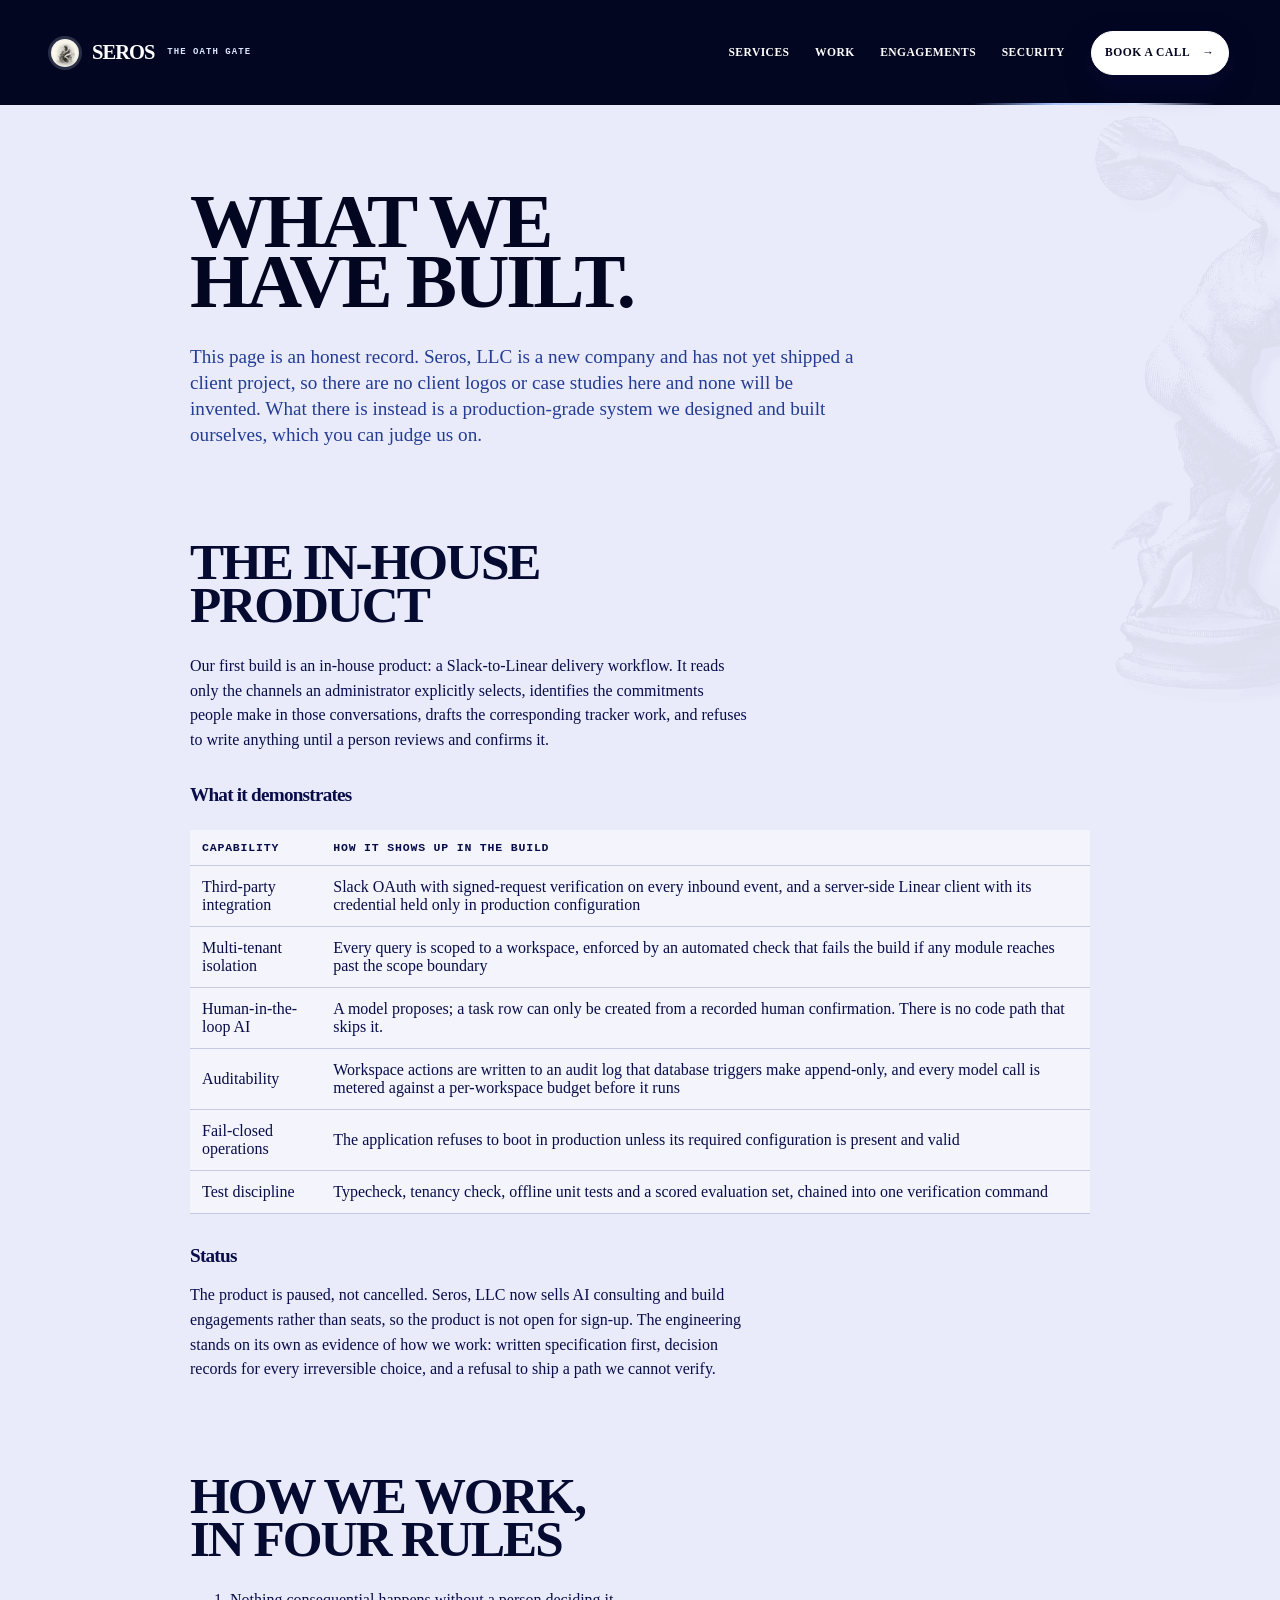
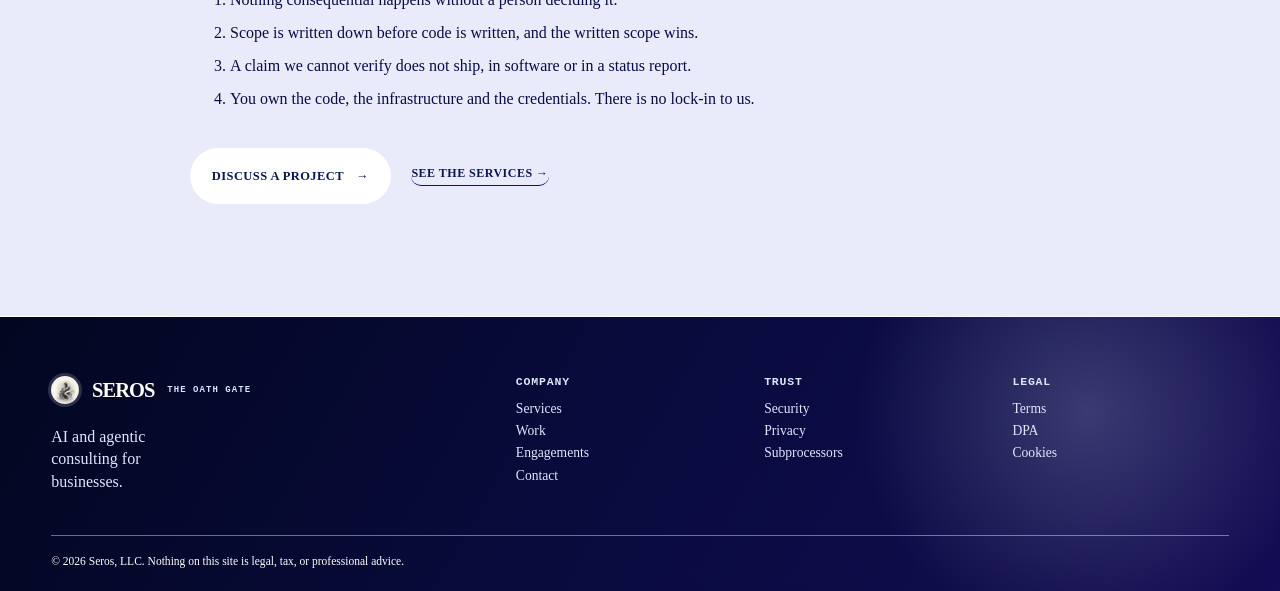
<file: work.html>
<!doctype html>
<html lang="en">
<head>
<meta charset="utf-8">
<meta name="viewport" content="width=device-width,initial-scale=1">
<title>Work — Seros, LLC</title>
<meta name="description" content="What Seros, LLC has actually built: an in-house Slack-to-Linear delivery product with a mandatory human confirmation gate, multi-tenant isolation, and an audit trail.">
<link rel="canonical" href="https://seros.dev/work">
<meta property="og:title" content="Work — Seros, LLC">
<meta property="og:description" content="An honest record of what we have built, and what we have not.">
<meta property="og:type" content="website">
<meta property="og:url" content="https://seros.dev/work">
<meta property="og:image" content="https://seros.dev/assets/og-card-2026-09.jpg">
<meta name="twitter:card" content="summary_large_image">
<link rel="icon" href="/assets/icon-192.png">
<link rel="apple-touch-icon" href="/assets/apple-touch-icon.png">
<link rel="manifest" href="/manifest.json">
<meta name="theme-color" content="#030620">
<link rel="stylesheet" href="/assets/styles.css?v=8">
</head>
<body>
<a class="skip" href="#main">Skip to content</a>
<header class="site">
  <div class="wrap rail-header">
    <a class="brand" href="/"><img src="/assets/icon-192.png" alt=""><span>SEROS</span><small>AI consulting</small></a>
    <nav class="site" aria-label="Primary navigation">
      <a href="/services">Services</a>
      <a href="/work">Work</a>
      <a href="/pricing">Engagements</a>
      <a href="/security">Security</a>
      <a class="btn-nav-app" href="/contact">Book a call <span aria-hidden="true">&rarr;</span></a>
    </nav>
  </div>
</header>

<main class="wrap doc doc-wide" id="main">
  <h1>What we have built.</h1>
  <p class="lede">This page is an honest record. Seros, LLC is a new company and has not yet shipped
  a client project, so there are no client logos or case studies here and none will be invented. What
  there is instead is a production-grade system we designed and built ourselves, which you can judge
  us on.</p>

  <section aria-labelledby="product-heading">
    <h2 id="product-heading">The in-house product</h2>
    <p>Our first build is an in-house product: a Slack-to-Linear delivery workflow. It reads only the
    channels an administrator explicitly selects, identifies the commitments people make in those
    conversations, drafts the corresponding tracker work, and refuses to write anything until a person
    reviews and confirms it.</p>

    <h3>What it demonstrates</h3>
    <div class="table-scroll" role="region" aria-label="Scrollable table" tabindex="0"><table>
      <tr><th>Capability</th><th>How it shows up in the build</th></tr>
      <tr><td>Third-party integration</td><td>Slack OAuth with signed-request verification on every inbound event, and a server-side Linear client with its credential held only in production configuration</td></tr>
      <tr><td>Multi-tenant isolation</td><td>Every query is scoped to a workspace, enforced by an automated check that fails the build if any module reaches past the scope boundary</td></tr>
      <tr><td>Human-in-the-loop AI</td><td>A model proposes; a task row can only be created from a recorded human confirmation. There is no code path that skips it.</td></tr>
      <tr><td>Auditability</td><td>Workspace actions are written to an audit log that database triggers make append-only, and every model call is metered against a per-workspace budget before it runs</td></tr>
      <tr><td>Fail-closed operations</td><td>The application refuses to boot in production unless its required configuration is present and valid</td></tr>
      <tr><td>Test discipline</td><td>Typecheck, tenancy check, offline unit tests and a scored evaluation set, chained into one verification command</td></tr>
    </table></div>

    <h3>Status</h3>
    <p>The product is paused, not cancelled. Seros, LLC now sells AI consulting and build engagements rather than
    seats, so the product is not open for sign-up. The engineering stands on its own as evidence of
    how we work: written specification first, decision records for every irreversible choice, and a
    refusal to ship a path we cannot verify.</p>
  </section>

  <section aria-labelledby="method-heading">
    <h2 id="method-heading">How we work, in four rules</h2>
    <ol>
      <li>Nothing consequential happens without a person deciding it.</li>
      <li>Scope is written down before code is written, and the written scope wins.</li>
      <li>A claim we cannot verify does not ship, in software or in a status report.</li>
      <li>You own the code, the infrastructure and the credentials. There is no lock-in to us.</li>
    </ol>
  </section>

  <div class="cta">
    <a class="btn primary" href="/contact">Discuss a project <span aria-hidden="true">&rarr;</span></a>
    <a class="text-link" href="/services">See the services <span aria-hidden="true">&rarr;</span></a>
  </div>
</main>

<footer class="site"><div class="wrap footer-grid">
  <div><a class="brand foot-brand" href="/"><img src="/assets/icon-192.png" alt=""><span>SEROS</span></a><p class="foot-blurb">AI and agentic consulting for businesses.</p></div>
  <div><p class="footer-label">Company</p><a href="/services">Services</a><a href="/work">Work</a><a href="/pricing">Engagements</a><a href="/contact">Contact</a></div>
  <div><p class="footer-label">Trust</p><a href="/security">Security</a><a href="/privacy">Privacy</a><a href="/subprocessors">Subprocessors</a></div>
  <div><p class="footer-label">Legal</p><a href="/terms">Terms</a><a href="/dpa">DPA</a><a href="/cookies">Cookies</a></div>
</div><div class="wrap fineprint">&copy; 2026 Seros, LLC. Nothing on this site is legal, tax, or professional advice.</div></footer>
</body>
</html>
</file>
<file: assets/styles.css>
/* Seros marketing site — cobalt editorial system, inspired by Hermes Agent's cinematic hierarchy. */
:root {
  /* ---- Surfaces: deep navy at night, cool paper by day ---- */
  --seros-night:      #030620;
  --seros-blue-deep:  #050a31;
  --seros-blue:       #0b155d;
  --seros-ink:        #080d4a;
  --seros-vellum:     #e9eafa;
  --seros-paper:      #eef0ff;
  --seros-ice:        #e2e5ff;

  /* ---- Accent: Signal White ----
     The accent is a VALUE, not a hue, so it only reads as an accent on the
     dark surfaces. --seros-ink-accent is its counterpart for light surfaces
     (doc banners, the close band, buttons on paper), where white would be
     invisible. Always pick the one that contrasts with the surface. */
  --seros-gold:       #ffffff;          /* accent on dark  (name kept: 13 call sites) */
  --seros-lilac:      #dbe6ff;          /* accent, dimmed for large areas and strokes */
  --seros-prism:      #a8c4ff;          /* accent, dimmest: gradient stops, rails */
  --seros-route:      rgba(219,230,255,.84);
  --seros-ink-accent: #1230b8;          /* accent on light surfaces */
  --seros-ink-wash:   rgba(18,48,184,.08);

  /* ---- Supporting ---- */
  --seros-steel:      #608acd;
  --seros-green:      #dbe6ff;   /* retired mint; kept as an alias -> accent-dim */
  --seros-amber:      #ffd166;
  --seros-white:      #fff;
  --line:             rgba(255,255,255,.42);
  --ink-line:         rgba(8,13,74,.2);
  --glass-line:       rgba(229,235,255,.34);

  /* ---- Type and metrics ---- */
  --serif: Georgia, 'Times New Roman', serif;
  --mono:  'Courier New', Courier, monospace;
  --max:   1440px;
}
* { box-sizing: border-box; }
html { scroll-behavior: smooth; background: var(--seros-blue); }
body { margin: 0; min-width: 320px; background: var(--seros-blue); color: var(--seros-white); font-family: var(--serif); }
a { color: inherit; }
a:focus-visible, button:focus-visible { outline: 3px solid var(--seros-amber); outline-offset: 5px; }
::selection { color: var(--seros-blue-deep); background: var(--seros-green); }
.skip { position: fixed; z-index: 100; top: -100px; left: 18px; color: var(--seros-blue-deep); background: var(--seros-amber); padding: .7rem 1rem; font: 700 .8rem/1 var(--mono); text-transform: uppercase; letter-spacing: .06em; }
.skip:focus { top: 18px; }
.wrap { width: min(var(--max), calc(100% - clamp(2rem, 8vw, 11rem))); margin: 0 auto; }

/* Header */
header.site { position: absolute; z-index: 10; inset: 0 0 auto; background: transparent; color: var(--seros-white); }
.rail-header { display: grid; grid-template-columns: auto minmax(0, 1fr); gap: 2rem; align-items: start; min-height: 145px; padding-top: clamp(1.6rem, 3.8vw, 4.2rem); }
.brand { display: inline-flex; align-items: center; gap: .65rem; width: max-content; text-decoration: none; font: 800 clamp(1rem, 1.6vw, 1.35rem)/.85 var(--serif); letter-spacing: -.045em; text-transform: uppercase; }
.brand img { width: 1.75rem; height: 1.75rem; border-radius: 50%; }
.brand small { display: none; }
nav.site { grid-column: 2; grid-row: 1; display: flex; justify-content: flex-end; flex-wrap: wrap; gap: clamp(.8rem, 2vw, 2rem); align-items: center; padding-top: .22rem; }
nav.site > a:not(.btn-nav-app) { font: 700 clamp(.72rem, .85vw, .8rem)/1 var(--serif); letter-spacing: .04em; text-decoration: none; text-transform: uppercase; text-underline-offset: .38em; }
nav.site > a:not(.btn-nav-app):hover { text-decoration: underline; }
.btn-nav-app, .btn { display: inline-flex; align-items: center; justify-content: center; gap: .75rem; text-decoration: none; border: 1px solid currentColor; transition: color .2s ease, background .2s ease, transform .2s ease; }
.btn-nav-app { padding: .62rem .85rem; background: var(--seros-white); color: var(--seros-blue-deep); font: 700 .72rem/1 var(--serif); letter-spacing: .045em; text-transform: uppercase; }
.btn-nav-app:hover { color: var(--seros-white); background: transparent; transform: translateY(-2px); }

/* Hero: the page's central visual statement */
.signal-hero { position: relative; min-height: max(735px, 100svh); overflow: clip; background: var(--seros-blue); }
.signal-hero::before { content: ''; position: absolute; z-index: 0; inset: 0; opacity: .72; background: radial-gradient(ellipse 58% 63% at 84% 54%, rgba(117,157,255,.42), transparent 66%), radial-gradient(ellipse 43% 46% at 75% 30%, rgba(255,255,255,.12), transparent 66%); }
.signal-hero::after { content: 'S'; position: absolute; right: -2.5vw; bottom: -20vw; z-index: 0; color: rgba(255,255,255,.065); font: 900 clamp(35rem, 66vw, 70rem)/.75 var(--serif); letter-spacing: -.15em; }
.hero-layout { position: relative; z-index: 1; min-height: max(735px, 100svh); padding: clamp(10rem, 19vh, 13rem) 0 5rem; display: grid; grid-template-columns: minmax(0, 1.13fr) minmax(23rem, .87fr); gap: clamp(2.5rem, 9vw, 11rem); align-items: center; }
.hero-copy { max-width: 48rem; }
.eyebrow { display: none; }
h1, h2, h3, h4 { margin: 0; font-weight: 800; letter-spacing: -.04em; }
h1 { max-width: 11.7ch; font-size: clamp(3.8rem, 7.2vw, 8.2rem); line-height: .78; text-transform: uppercase; text-wrap: balance; }
.lede { max-width: 49ch; margin: 2rem 0 0; font-size: clamp(1.05rem, 1.5vw, 1.32rem); line-height: 1.35; color: var(--seros-ice); }
.cta { display: flex; flex-wrap: wrap; align-items: center; gap: 1.3rem; margin-top: 2.3rem; }
.btn.primary { min-height: 3.45rem; padding: 1rem 1.3rem; color: var(--seros-blue-deep); background: var(--seros-white); font: 700 .78rem/1 var(--serif); letter-spacing: .035em; text-transform: uppercase; }
.btn.primary:hover { color: var(--seros-white); background: transparent; transform: translateY(-3px); }
.text-link { display: inline-block; padding-bottom: .24rem; border-bottom: 1px solid currentColor; font: 700 .75rem/1.2 var(--serif); letter-spacing: .04em; text-transform: uppercase; text-decoration: none; text-underline-offset: .35em; }
.text-link:hover { color: var(--seros-green); }
.signal-facts { display: grid; grid-template-columns: repeat(3,1fr); gap: 0; max-width: 42rem; margin: 4.2rem 0 0; border-top: 1px solid var(--line); border-bottom: 1px solid var(--line); }
.signal-facts div { min-width: 0; padding: .9rem 1rem .95rem; }
.signal-facts div + div { padding-left: 1rem; border-left: 1px solid var(--line); }
.signal-facts dt { font: 700 .75rem/1.25 var(--serif); letter-spacing: .075em; text-transform: uppercase; color: var(--seros-green); }
.signal-facts dd { margin: .3rem 0 0; font-size: clamp(.8rem, 1vw, .92rem); line-height: 1.1; }

/* The review artifact is intentionally a field log, not a dashboard card. */
.commitment-board { position: relative; width: min(100%, 35rem); margin-left: auto; padding: 1.25rem; color: var(--seros-blue-deep); background: var(--seros-paper); border-radius: .2rem; transform: rotate(1.8deg); animation: board-in .8s cubic-bezier(.2,.8,.2,1) both; }
.commitment-board::before { content: 'REVIEW QUEUE'; position: absolute; z-index: -1; left: 1.1rem; top: -1.1rem; padding: .37rem .7rem; color: var(--seros-white); background: var(--seros-blue-deep); font: 700 .72rem/1 var(--mono); letter-spacing: .12em; }
.board-topline, .board-foot { display: flex; justify-content: space-between; gap: .75rem; padding: .5rem 0; font: 700 .7rem/1.2 var(--mono); letter-spacing: .06em; text-transform: uppercase; color: rgba(7,19,92,.66); }
.board-topline { border-bottom: 1px solid var(--ink-line); }
.board-head { display: grid; grid-template-columns: 1.1fr 1.45fr .72fr; padding: .7rem 0; border-bottom: 1px solid var(--ink-line); font: 700 .72rem/1 var(--mono); letter-spacing: .08em; text-transform: uppercase; color: rgba(7,19,92,.6); }
.board-row { display: grid; grid-template-columns: 1.1fr 1.45fr .72fr; gap: .6rem; align-items: center; padding: 1rem 0; border-bottom: 1px solid var(--ink-line); }
.signal-source { display: grid; grid-template-columns: .55rem 1fr; gap: 0 .38rem; }
.signal-dot { width: .43rem; height: .43rem; margin-top: .2rem; border-radius: 50%; background: var(--seros-steel); }
.signal-source strong, .signal-copy strong { font: 800 .76rem/1.2 var(--serif); letter-spacing: -.02em; }
.signal-source small, .signal-copy small { grid-column: 2; margin-top: .2rem; font: .75rem/1.3 var(--mono); color: rgba(7,19,92,.62); }
.signal-copy { font-size: .78rem; line-height: 1.35; }
.signal-copy strong { display: block; }
.board-state, .track-state { display: inline-block; width: max-content; padding: .34rem .4rem; border: 1px solid currentColor; font: 700 .72rem/1 var(--mono); letter-spacing: .045em; text-transform: uppercase; white-space: nowrap; }
.detected { color: var(--seros-blue); }.review { color: #865800; background: #fff0bf; }.confirmed { color: #126b4d; }.scope { color: var(--seros-blue-deep); }
.confirm-stamp { display: inline-block; width: max-content; color: #126b4d; padding: .44rem .48rem; border: 2px solid currentColor; font: 800 .72rem/1 var(--mono); letter-spacing: .08em; text-transform: uppercase; transform: rotate(-5deg); }
.board-foot { padding-bottom: 0; }
@keyframes board-in { from { opacity: 0; transform: rotate(3deg) translateY(1.8rem); } to { opacity: 1; transform: rotate(1.8deg) translateY(0); } }

/* Workflow: white paper severed by a strong blue interval */
.workflow-band { position: relative; z-index: 1; padding: clamp(5rem, 10vw, 10rem) 0;  color: var(--seros-blue-deep); background: var(--seros-paper); }
.workflow-band > .wrap { padding-inline: 0; }
.section-intro { display: grid; grid-template-columns: minmax(0, 1.2fr) minmax(15rem, .8fr); gap: clamp(2rem, 9vw, 9rem); align-items: end; margin-bottom: 4.3rem; }
h2 { max-width: 13ch; font-size: clamp(3rem, 6vw, 6.5rem); line-height: .84; text-transform: uppercase; text-wrap: balance; }
.section-intro p:last-child { max-width: 34ch; margin: 0 0 .2rem; font-size: 1.03rem; line-height: 1.4; }
.track-list { padding: 0; margin: 0; list-style: none; border-top: 1px solid var(--seros-blue-deep); }
.track-list li { display: grid; grid-template-columns: 3rem minmax(0,1fr) 7rem; gap: 1.3rem; align-items: center; padding: 1.45rem 0; border-bottom: 1px solid var(--ink-line); }
.track-no, .card-index { font: 700 .72rem/1 var(--mono); letter-spacing: .06em; }
.track-list h3 { font-size: 1.1rem; line-height: 1; text-transform: uppercase; }
.track-list p { margin: .5rem 0 0; font-size: .95rem; line-height: 1.35; }
.track-state { justify-self: end; }

/* Controls use a blue broadside with typographic feature bands. */
.control-grid { display: grid; grid-template-columns: minmax(0,.8fr) minmax(0,1.2fr); gap: clamp(3rem, 11vw, 13rem); padding-top: clamp(5rem, 11vw, 11rem); padding-bottom: clamp(5rem, 11vw, 11rem); }
.control-copy h2 { max-width: 9ch; }
.control-copy > p:not(.eyebrow) { max-width: 38ch; margin: 2rem 0; font-size: 1.1rem; line-height: 1.4; color: var(--seros-ice); }
.control-cards { border-top: 1px solid var(--line); }
.control-cards article { display: grid; grid-template-columns: 2.7rem 1fr; gap: .4rem 1rem; padding: 1.45rem 0; border-bottom: 1px solid var(--line); }
.control-cards article:nth-child(odd) { margin-left: 0; }
.control-cards h3 { font-size: clamp(1.05rem, 1.7vw, 1.4rem); line-height: 1; text-transform: uppercase; }
.control-cards p { grid-column: 2; max-width: 32ch; margin: .15rem 0 0; color: var(--seros-ice); font-size: .95rem; line-height: 1.4; }
.card-index { color: var(--seros-green); }

.close-band > .wrap { padding-inline: 0; }
.close-layout { display: grid; grid-template-columns: minmax(0,1.2fr) auto; gap: 4rem; align-items: end; }
.close-layout h2 { max-width: 13ch; }
.close-layout p:not(.eyebrow) { max-width: 42ch; margin: 1.8rem 0 0; font-size: 1.08rem; line-height: 1.38; }
.close-actions { display: flex; align-items: center; gap: 1.3rem; white-space: nowrap; }
.close-band .text-link:hover { color: var(--seros-blue); }

footer.site { padding: 3.8rem 0 1.5rem; color: var(--seros-white); background: var(--seros-blue-deep); }
.footer-grid { display: grid; grid-template-columns: 2fr repeat(3,1fr); gap: 2rem; }
.footer-grid h4, .footer-grid .footer-label { margin: 0 0 .8rem; font: 700 .72rem/1 var(--mono); letter-spacing: .07em; text-transform: uppercase; color: var(--seros-green); }
.footer-grid a:not(.brand) { display: block; margin: .4rem 0; color: var(--seros-ice); font-size: .85rem; text-decoration: none; }
.footer-grid a:not(.brand):hover { color: var(--seros-white); text-decoration: underline; text-underline-offset: .28em; }
.foot-blurb { max-width: 19ch; margin: 1.1rem 0 0; color: var(--seros-ice); line-height: 1.4; }
.fineprint { margin-top: 2.6rem; padding-top: 1.2rem; border-top: 1px solid var(--line); color: var(--seros-ice); font-size: .72rem; }

/* Other Seros pages retain their document function in the same system. */
.doc { padding: 12rem 0 7rem; max-width: 900px; }
.doc-layout { display: grid; grid-template-columns: 180px minmax(0,1fr); gap: 4rem; }
.doc-layout .toc { height: max-content; position: sticky; top: 2rem; }
.doc-layout .toc h2 { font: 700 .72rem/1.2 var(--mono); letter-spacing: .07em; }
.doc-layout .toc a { display: block; margin: .7rem 0; color: var(--seros-ice); font-size: .85rem; }
.doc h1 { font-size: clamp(3rem,6vw,6rem); }.doc h2 { margin: 1.8em 0 .55em; font-size: clamp(2rem,4vw,3.4rem); }.doc h3 { margin-top: 1.6em; font-size: 1.2rem; }.doc p,.doc li { max-width: 70ch; }.doc .lede { color: var(--seros-ice); }.doc .cards { display:grid; grid-template-columns:repeat(2,minmax(0,1fr)); gap:1rem; margin:2rem 0; }.doc .card,.toc { padding:1rem; border:1px solid var(--line); }.doc .card p { color:var(--seros-ice); font-size:.9rem; }.doc table { width:100%; border-collapse:collapse; }.doc td,.doc th { padding:.75rem; border-bottom:1px solid var(--line); text-align:left; }.doc th { font:700 .72rem/1 var(--mono); letter-spacing:.07em; text-transform:uppercase; }.doc code { padding:.1rem .25rem; background:rgba(255,255,255,.14); }.doc .banner { padding:1rem; border:1px solid var(--seros-ink-accent); background:var(--seros-ink-wash); }

@media (max-width: 900px) {
  .rail-header { min-height: 105px; }.hero-layout { grid-template-columns: 1fr; padding-top: 9rem; gap: 4rem; }.hero-copy { max-width: 54rem; }.commitment-board { margin: 0; }.section-intro,.control-grid,.close-layout { grid-template-columns: 1fr; }.section-intro { gap: 1.5rem; }.control-grid { gap: 3.5rem; }.close-actions { justify-self: start; }.doc-layout { display:block; }.doc-layout .toc { position:static; margin-bottom:2rem; }
}
@media (max-width: 650px) {
  .wrap { width: min(var(--max), calc(100% - 2rem)); }.rail-header { display:flex; min-height:88px; justify-content:space-between; }.brand { font-size:1.15rem; }.brand img { width:1.4rem; height:1.4rem; }  /* Mobile nav links are restored as a second header row further down. */
  nav.site { display:flex; padding:0; gap:.8rem; }.btn-nav-app { padding:.58rem .65rem; font-size:.72rem; } h1 { font-size:clamp(3rem,14vw,4rem); letter-spacing:-.035em; }.hero-layout { padding-top:8rem; padding-bottom:3rem; }.signal-facts { margin-top:3rem; }.signal-facts dd { font-size:.72rem; }.commitment-board { padding:1rem; transform:none; }.commitment-board::before { left:.6rem; }.board-head { display:none; }.board-row { grid-template-columns:1fr; gap:.55rem; }.board-state,.confirm-stamp { justify-self:start; }.board-topline span:last-child { display:none; }.track-list li { grid-template-columns:2.3rem 1fr; gap:.7rem; }.track-list li > p { grid-column:2; }.track-state { grid-column:2; justify-self:start; }.control-cards article:nth-child(odd) { margin-left:0; }.close-actions { flex-direction:column; align-items:flex-start; gap:1.1rem; }.footer-grid { grid-template-columns:1fr 1fr; }.footer-grid > div:first-child { grid-column:1/-1; }.doc { padding-top:8rem; }.doc .cards { grid-template-columns:1fr; } .mythic-field img { right:-8rem; bottom:-1rem; width:28rem; max-width:none; }
}
@media (prefers-reduced-motion: reduce) { *,*::before,*::after { scroll-behavior:auto !important; animation:none !important; transition:none !important; } }


/* Oath Gate — shared modern-mythology system.
   The engraving is real Seros brand art; routes and seals are geometric wayfinding,
   never a claim that automation acts without a human decision. */
html { background: var(--seros-night); }
body { min-height: 100vh; }
body::selection { color: var(--seros-night); background: var(--seros-gold); }

/* A restrained celestial rule appears on every route without becoming a literal fantasy UI. */
header.site::after {
  content: ''; position: absolute; right: clamp(1rem, 5vw, 6rem); bottom: 0;
  width: clamp(8rem, 19vw, 19rem); height: 1px; background: var(--seros-route);
}
.brand { gap: .8rem; }
.brand::after { content: 'THE OATH GATE'; color: var(--seros-gold); font: 700 .56rem/1 var(--mono); letter-spacing: .12em; white-space: nowrap; }
.brand small { display: none; }
.btn-nav-app, .btn.primary { border-color: var(--seros-gold); }
.btn-nav-app { color: var(--seros-night); background: var(--seros-gold); }
.btn-nav-app:hover { color: var(--seros-gold); background: transparent; }

.signal-hero { background: var(--seros-blue-deep); isolation: isolate; }
.signal-hero::before { opacity: 1; background: radial-gradient(ellipse 60% 70% at 84% 52%, rgba(53,95,231,.6), transparent 68%), radial-gradient(ellipse 36% 42% at 69% 18%, rgba(219,230,255,.16), transparent 64%); }
.signal-hero::after { content: 'Σ'; right: -5vw; bottom: -13vw; color: rgba(219,230,255,.07); font-size: clamp(29rem, 58vw, 64rem); }
.hero-layout { z-index: 2; }
.hero-copy { position: relative; z-index: 3; }
h1 { max-width: 12ch; }
.mythic-field { position: absolute; z-index: 1; inset: 0; overflow: hidden; pointer-events: none; }
.mythic-field img { position: absolute; right: clamp(-13rem, -8vw, -4rem); bottom: -4.5rem; width: min(57vw, 48rem); max-height: 94%; object-fit: contain; object-position: bottom right; filter: brightness(0) invert(1); opacity: .42; mix-blend-mode: screen; }
.mythic-route { position: absolute; right: clamp(-6rem, -2vw, 1rem); top: 8%; width: min(49vw, 45rem); height: auto; overflow: visible; stroke: var(--seros-route); stroke-width: 2; stroke-dasharray: 2 10; animation: oath-route 2.4s cubic-bezier(.2,.8,.2,1) both; }
.mythic-route circle { fill: var(--seros-gold); stroke: var(--seros-blue-deep); stroke-width: 6; }
@keyframes oath-route { from { opacity: .15; stroke-dashoffset: 160; transform: translateY(1.4rem); } to { opacity: 1; stroke-dashoffset: 0; transform: none; } }

.commitment-board { z-index: 3; border: 0; box-shadow: 0 24px 44px rgba(0,0,0,.27); }
.commitment-board::before { content: 'HUMAN WITNESS REQUIRED'; color: var(--seros-night); background: var(--seros-gold); }
.board-topline { color: var(--seros-night); }
.confirm-stamp { color: #0e6e50; border-color: #0e6e50; }
.signal-facts dt, .card-index { color: var(--seros-gold); }

.workflow-band { position: relative; overflow: hidden; padding-block: clamp(1.5rem, 4vw, 3rem); background: var(--seros-vellum); }
.workflow-band::before { content: 'OATH'; position: absolute; z-index: 0; right: -1.5rem; top: 2rem; color: rgba(10,31,120,.045); font: 800 clamp(12rem, 28vw, 28rem)/.7 var(--serif); letter-spacing: -.07em; }
.workflow-band > .wrap { position: relative; z-index: 1; }
.track-list { border-top-color: var(--seros-ink); }
.track-list li { position: relative; }
.track-list li::before { content: ''; position: absolute; left: .24rem; top: 0; bottom: 0; width: 1px; background: rgba(10,31,120,.17); }
.track-no { color: var(--seros-blue); }
.control-grid { position: relative; isolation: isolate; }
.control-grid::before { content: ''; position: absolute; z-index: -1; left: -8vw; top: 12%; width: 50vw; height: 70%; border: 1px solid rgba(219,230,255,.22); border-radius: 50%; transform: rotate(-28deg); }
.control-cards { border-color: rgba(219,230,255,.58); }
.control-cards article { position: relative; }
.control-cards article::after { content: '✦'; position: absolute; right: 0; top: 1.25rem; color: var(--seros-gold); font-size: .8rem; }
.close-band::before { content: none; }

/* Document routes: dense, legal and accessible first; mythic material stays in the frame. */
body:not(.signal-site) { color: var(--seros-ink); background: var(--seros-vellum); }
body:not(.signal-site)::before { content: ''; position: fixed; z-index: 0; right: -19rem; top: 5rem; width: min(57vw, 50rem); height: min(74vh, 52rem); background: url('/assets/seros-hero.png') no-repeat right top / contain; opacity: .06; pointer-events: none; }
body:not(.signal-site) header.site { position: absolute; background: var(--seros-night); }
body:not(.signal-site) .doc { position: relative; z-index: 1; }
body:not(.signal-site) .doc h1 { max-width: 13ch; color: var(--seros-night); }
body:not(.signal-site) .doc h2 { max-width: 20ch; color: var(--seros-blue-deep); }
body:not(.signal-site) .doc .lede { color: #243d93; }
body:not(.signal-site) .doc a { color: var(--seros-blue); text-decoration-color: rgba(24,59,209,.45); text-underline-offset: .22em; }
body:not(.signal-site) .doc .banner { border-color: var(--seros-ink-accent); background: var(--seros-ink-wash); color: var(--seros-ink); }
body:not(.signal-site) .doc .card, body:not(.signal-site) .toc { border-color: rgba(10,31,120,.28); background: rgba(255,255,255,.5); }
body:not(.signal-site) .doc .card p { color: #263878; }
body:not(.signal-site) .doc table { background: rgba(255,255,255,.46); }
body:not(.signal-site) .doc td, body:not(.signal-site) .doc th { border-color: rgba(10,31,120,.2); }
body:not(.signal-site) .doc code { background: var(--seros-ink-wash); }
body:not(.signal-site) .fineprint { color: inherit; }

footer.site { position: relative; background: var(--seros-night); }
footer.site::before { content: ''; position: absolute; left: 0; right: 0; top: 0; height: 1px; background: var(--seros-gold); }
footer.site .cols, footer.site .footer-grid { display: grid; grid-template-columns: 2fr repeat(3,1fr); gap: 2rem; }
footer.site .cols h4 { margin: 0 0 .8rem; color: var(--seros-gold); font: 700 .72rem/1 var(--mono); letter-spacing: .07em; text-transform: uppercase; }
footer.site .cols a:not(.brand) { display: block; margin: .4rem 0; color: var(--seros-ice); font-size: .85rem; text-decoration: none; }
footer.site .cols a:not(.brand):hover { color: var(--seros-white); text-decoration: underline; text-underline-offset: .28em; }

@media (max-width: 900px) {
  .mythic-field img { width: min(83vw, 41rem); right: -11rem; opacity: .28; }
  .mythic-route { width: 75vw; right: -14rem; opacity: .68; }
  .control-grid::before { width: 80vw; }
}
@media (max-width: 650px) {
  .brand::after { display: none; }
  .mythic-field img { right: -8rem; bottom: -1rem; width: 28rem; opacity: .2; }
  .mythic-route { display: none; }
  .signal-hero::after { right: -5rem; bottom: -3rem; font-size: 25rem; }
  .control-cards article::after { right: .25rem; }
  footer.site .cols, footer.site .footer-grid { grid-template-columns: 1fr 1fr; }
  footer.site .cols > div:first-child, footer.site .footer-grid > div:first-child { grid-column: 1 / -1; }
  body:not(.signal-site)::before { right: -15rem; opacity: .045; }
}
@media (prefers-reduced-motion: reduce) { .mythic-route { animation: none; } }


/* Live steering: violet-glass Oath Gate. The user explicitly requested deeper blue,
   stronger rounding, glass material, and a denser motion language. */
html, body { background: var(--seros-night); }
header.site { background: rgba(3,6,32,.38); backdrop-filter: blur(18px) saturate(135%); -webkit-backdrop-filter: blur(18px) saturate(135%); }
header.site::after { height: 2px; border-radius: 999px; background: linear-gradient(90deg, transparent, var(--seros-prism), var(--seros-lilac), transparent); animation: rail-scan 6s ease-in-out infinite; }
.brand img { border-radius: 999px; box-shadow: 0 0 0 3px rgba(219,230,255,.18); }
.brand::after { color: var(--seros-lilac); }
.btn-nav-app, .btn, .text-link { border-radius: 999px; }
.btn-nav-app { box-shadow: 0 10px 28px rgba(8,13,74,.34); }
.btn-nav-app:hover, .btn.primary:hover { box-shadow: 0 16px 34px rgba(8,13,74,.3); }

.signal-hero { background: #050a31; }
.signal-hero::before { background: radial-gradient(ellipse 55% 72% at 86% 48%, rgba(26,58,150,.55), transparent 70%), radial-gradient(ellipse 38% 48% at 66% 16%, rgba(219,230,255,.22), transparent 63%), linear-gradient(116deg, #030620 2%, #070f48 48%, #0a0e4f 100%); background-size: 100% 100%, 100% 100%, 165% 165%; animation: sky-turn 15s ease-in-out infinite alternate; }
.signal-hero::after { color: rgba(219,230,255,.1); filter: blur(.2px); animation: sigil-breathe 7s ease-in-out infinite; }
.hero-copy { animation: copy-arrival .85s cubic-bezier(.16,1,.3,1) both; }
.hero-copy .lede { animation: copy-arrival .85s .12s cubic-bezier(.16,1,.3,1) both; }
.hero-copy .cta { animation: copy-arrival .85s .22s cubic-bezier(.16,1,.3,1) both; }
.signal-facts { overflow: hidden; border-color: var(--glass-line); border-radius: 1.3rem; background: rgba(219,230,255,.07); backdrop-filter: blur(12px) saturate(130%); -webkit-backdrop-filter: blur(12px) saturate(130%); animation: copy-arrival .85s .32s cubic-bezier(.16,1,.3,1) both; }
.signal-facts div { transition: background .25s ease, transform .25s ease; animation: fact-arrival .56s cubic-bezier(.16,1,.3,1) both; }
.signal-facts div:nth-child(2) { animation-delay: .12s; }.signal-facts div:nth-child(3) { animation-delay: .24s; }
.signal-facts div:hover { background: rgba(219,230,255,.16); transform: translateY(-3px); }
.signal-facts dt { color: var(--seros-lilac); }

.mythic-field img { opacity: .5; filter: brightness(0) invert(1) drop-shadow(0 26px 26px rgba(18,48,184,.34)); animation: messenger-float 8s ease-in-out infinite; }
.mythic-field::after { content:''; position:absolute; inset: 8% 2% 3% 37%; border:1px solid rgba(218,203,255,.24); border-radius: 47% 53% 52% 48% / 44% 50% 50% 56%; transform:rotate(-16deg); animation: orbit-turn 16s linear infinite; }
.mythic-route { stroke: var(--seros-lilac); stroke-width: 2.5; filter: drop-shadow(0 0 7px rgba(219,230,255,.5)); animation: oath-route 2.4s cubic-bezier(.2,.8,.2,1) both, route-hum 4.2s 2.5s ease-in-out infinite; }
.mythic-route circle { fill: var(--seros-lilac); stroke: var(--seros-night); }

.commitment-board { overflow: visible; border-radius: 1.45rem; color: var(--seros-ink); background: linear-gradient(135deg, rgba(255,255,255,.84), rgba(219,230,255,.62)); box-shadow: 0 24px 44px rgba(0,0,0,.27), inset 0 1px 0 rgba(255,255,255,.85); backdrop-filter: blur(20px) saturate(140%); -webkit-backdrop-filter: blur(20px) saturate(140%); animation: board-in .8s cubic-bezier(.2,.8,.2,1) both, board-hover 5s 1s ease-in-out infinite; }
.commitment-board::before { border-radius: 999px; box-shadow: 0 10px 22px rgba(8,13,74,.3); }
.commitment-board::after { content:''; position:absolute; z-index:-1; inset: .65rem -.55rem -.65rem .55rem; border:1px solid rgba(219,230,255,.35); border-radius: 1.75rem; transform: rotate(-1.2deg); transition: transform .35s ease; }
.commitment-board:hover::after { transform: rotate(.5deg) scale(1.018); }
.board-topline, .board-foot { color: rgba(8,13,74,.72); }
.board-row { transition: background .25s ease, transform .25s cubic-bezier(.16,1,.3,1); }
.board-row:hover { background: rgba(219,230,255,.13); transform: translateX(.35rem); }
.board-state, .track-state { border-radius: 999px; }
.confirm-stamp { border-radius: .7rem; animation: stamp-pulse 3.4s 1.2s ease-in-out infinite; }

.workflow-band { background: linear-gradient(128deg, #ececff, #e7e5fb 42%, #f4f3ff); }
.workflow-band::before { color: rgba(219,230,255,.07); animation: watermark-shift 12s ease-in-out infinite alternate; }
.track-list { border-color: rgba(8,13,74,.52); }
.track-list li { border-color: rgba(8,13,74,.14); transition: background .2s ease; }
.track-list li:nth-child(2) { animation-delay:.08s; }.track-list li:nth-child(3) { animation-delay:.16s; }.track-list li:nth-child(4) { animation-delay:.24s; }
.track-list li:hover { background: rgba(219,230,255,.11); }
.track-list li::before { background: rgba(140,103,237,.4); }
.track-state { transition: transform .2s ease, background .2s ease; }
.track-list li:hover .track-state { transform: scale(1.05); background: rgba(219,230,255,.13); }

.control-grid { overflow:hidden; }
.control-grid::before { border-color: rgba(219,230,255,.46); animation: orbit-turn 19s linear infinite reverse; }
.control-cards { border-color: var(--glass-line); border-radius: 1.45rem; background: rgba(219,230,255,.07); backdrop-filter: blur(12px) saturate(135%); -webkit-backdrop-filter: blur(12px) saturate(135%); overflow: hidden; }
.control-cards article { padding-inline: 1rem; border-radius: 1rem; transition: background .25s ease, transform .25s cubic-bezier(.16,1,.3,1); animation: control-in .65s cubic-bezier(.16,1,.3,1) both; }
.control-cards article:nth-child(2) { animation-delay:.1s; }.control-cards article:nth-child(3) { animation-delay:.2s; }.control-cards article:nth-child(4) { animation-delay:.3s; }
.control-cards article:hover { background: rgba(219,230,255,.15); transform: translateX(-.45rem); }
.control-cards article::after { color: var(--seros-lilac); animation: star-twinkle 2.8s ease-in-out infinite; }
.control-cards article:nth-child(even)::after { animation-delay:1.1s; }

.close-band { position:relative; overflow:hidden; border-radius: 2rem 2rem 0 0; padding-block: clamp(1.5rem, 4vw, 3rem); color: var(--seros-ink); background: linear-gradient(118deg, #ffffff, #e4ecff 52%, #c6d6ff); }
.close-band::after { content:''; position:absolute; pointer-events:none; inset:-75% 25% auto -25%; height:180%; border:1px solid rgba(18,48,184,.22); border-radius:50%; transform:rotate(18deg); animation: orbit-turn 21s linear infinite; }
.close-band > .wrap { position:relative; z-index:1; }
/* On the white band, the CTA is navy-on-white: the accent is the band itself. */
.close-band .btn.primary { border-radius:999px; color:#fff; border-color:var(--seros-night); background:var(--seros-night); }
.close-band .btn.primary:hover { color:var(--seros-night); background:transparent; }
.close-band .text-link { border-radius:0; }
footer.site { background: linear-gradient(120deg,#030620,#090b3e 50%,#140c54); }
footer.site::after { content:''; position:absolute; pointer-events:none; inset:0; background:radial-gradient(circle at 85% 35%,rgba(219,230,255,.21),transparent 21%); animation: footer-glow 8s ease-in-out infinite alternate; }
footer.site .wrap { position:relative; z-index:1; }
footer.site a, .footer-label { transition: color .2s ease, transform .2s ease; }
footer.site a:not(.brand):hover { color:var(--seros-lilac); transform:translateX(.25rem); }

@keyframes sky-turn { from { background-position: 0 0,0 0,0% 45%; } to { background-position:0 0,0 0,100% 55%; } }
@keyframes rail-scan { 0%,100% { opacity:.38; transform:scaleX(.62); } 50% { opacity:1; transform:scaleX(1); } }
@keyframes copy-arrival { from { opacity:0; transform:translateY(1rem); filter:blur(7px); } to { opacity:1; transform:none; filter:none; } }
@keyframes fact-arrival { from { opacity:0; transform:translateY(.8rem); } to { opacity:1; transform:none; } }
@keyframes messenger-float { 0%,100% { transform:translate3d(0,0,0) rotate(0); } 50% { transform:translate3d(-.8rem,-1.2rem,0) rotate(-.6deg); } }
@keyframes orbit-turn { to { transform:rotate(344deg); } }
@keyframes route-hum { 0%,100% { opacity:.73; } 50% { opacity:1; } }
@keyframes sigil-breathe { 0%,100% { transform:scale(1); opacity:.64; } 50% { transform:scale(1.035); opacity:1; } }
@keyframes board-hover { 0%,100% { translate:0 0; } 50% { translate:0 -.55rem; } }
@keyframes stamp-pulse { 0%,100% { transform:rotate(-5deg) scale(1); } 50% { transform:rotate(-5deg) scale(1.045); } }
@keyframes watermark-shift { from { transform:translateX(0); } to { transform:translateX(-2.5rem); } }
@keyframes record-reveal { from { opacity:0; transform:translateX(-1.3rem); } to { opacity:1; transform:none; } }
@keyframes control-in { from { opacity:0; transform:translateX(1.2rem); } to { opacity:1; transform:none; } }
@keyframes star-twinkle { 0%,100% { opacity:.45; transform:scale(.85) rotate(0); } 50% { opacity:1; transform:scale(1.2) rotate(24deg); } }
@keyframes footer-glow { from { opacity:.35; transform:translateX(-1rem); } to { opacity:.9; transform:translateX(1rem); } }

@media (max-width:650px) {
  header.site { backdrop-filter: blur(12px) saturate(120%); -webkit-backdrop-filter: blur(12px) saturate(120%); }
  .signal-facts { border-radius: 1rem; }
  .commitment-board { border-radius: 1.15rem; }
  .commitment-board::after { display:none; }
  .control-cards article:hover { transform:none; }
  .close-band { border-radius:1.35rem 1.35rem 0 0; }
}
@media (prefers-reduced-motion: reduce) {
  header.site::after, .signal-hero::before, .signal-hero::after, .hero-copy, .hero-copy .lede, .hero-copy .cta, .signal-facts, .signal-facts div, .mythic-field img, .mythic-field::after, .mythic-route, .commitment-board, .confirm-stamp, .workflow-band::before, .track-list li, .control-grid::before, .control-cards article, .control-cards article::after, .close-band::after, footer.site::after { animation:none !important; transform:none !important; translate:0 0 !important; filter:none !important; }
}


/* Tidal glass: electric aqua replaces the former seal hue. */
.signal-hero::before { background-image: radial-gradient(ellipse 55% 72% at 86% 48%, rgba(26,58,150,.52), transparent 70%), radial-gradient(ellipse 38% 48% at 66% 16%, rgba(219,230,255,.2), transparent 63%), linear-gradient(116deg, #030620 2%, #071043 48%, #0a1560 100%); }
.signal-facts, .control-cards { background-image: linear-gradient(128deg, rgba(219,230,255,.14), rgba(219,230,255,.035) 46%, rgba(168,196,255,.12)); }
.commitment-board { background-image: linear-gradient(135deg, rgba(255,255,255,.86), rgba(228,236,255,.58) 48%, rgba(198,214,255,.44)); }
.close-band::after { border-color: rgba(18,48,184,.3); }
@keyframes tide-shimmer { 0%,100% { background-position:0% 50%; } 50% { background-position:100% 50%; } }
.signal-facts, .control-cards, .commitment-board { background-size:180% 180%; animation-name: tide-shimmer; animation-duration:9s; animation-timing-function:ease-in-out; animation-iteration-count:infinite; }
.commitment-board { animation: board-in .8s cubic-bezier(.2,.8,.2,1) both, board-hover 5s 1s ease-in-out infinite, tide-shimmer 9s ease-in-out infinite; }
@media (prefers-reduced-motion: reduce) { .signal-facts, .control-cards, .commitment-board { animation:none !important; } }

/* Studio alignment and the discovery-to-handover route. */
body { min-width: 0; }
/* The review board is gone; the engraving is absolute, so the hero is one column. */
.hero-layout { grid-template-columns: minmax(0, 1fr); }
.hero-copy { max-width: 46rem; }
/* Three-stage sequences keep one row; four-item sets stay a 2x2. */
@media (min-width: 651px) {
  .doc .cards:has(> :nth-child(3):last-child) { grid-template-columns: repeat(3, minmax(0, 1fr)); }
}
.doc p:not(.lede), .doc li { line-height: 1.55; }
.doc li + li { margin-top: .5rem; }
.doc td, .doc th { overflow-wrap: anywhere; }
.control-copy h2 { max-width: 13ch; font-size: clamp(2.5rem, 5vw, 5.5rem); }
.doc { overflow-wrap: anywhere; }
.doc h1 { hyphens: auto; }
@media (max-width: 650px) { .control-copy h2 { max-width: none; } }
.rail-header { align-items: center; padding-block: 1.5rem; min-height: 105px; }
nav.site { padding-top: 0; }
.btn-nav-app { min-height: 44px; white-space: nowrap; }
nav.site > a:not(.btn-nav-app) { position: relative; padding-block: 1rem; }
nav.site > a:not(.btn-nav-app)::after { content: ''; position: absolute; inset: auto 0 .55rem; height: 1px; background: currentColor; transform: scaleX(0); transform-origin: left; transition: transform 180ms ease-out; }
nav.site > a:not(.btn-nav-app):is(:hover,:focus-visible)::after { transform: scaleX(1); }
nav.site > a:not(.btn-nav-app):hover { text-decoration: none; }
.btn span[aria-hidden], .btn-nav-app span[aria-hidden], .text-link span[aria-hidden] { display: inline-block; transition: transform 180ms ease-out; }
:is(.btn,.btn-nav-app,.text-link):is(:hover,:focus-visible) span[aria-hidden] { transform: translateX(.2rem); }
.track-list { position: relative; }
.track-list p { max-width: 65ch; }
.track-list li::before { display: none; }
.track-no { align-self: start; padding-top: .2rem; }
.track-list::after { content: ''; position: absolute; inset: 0 auto 0 0; width: 1px; background: var(--seros-ink-accent); transform-origin: top; pointer-events: none; opacity: .25; }
.track-list.route-arrived::after { animation: engagement-route 700ms cubic-bezier(.16,1,.3,1) both; }
.track-list.route-arrived .track-no { animation: milestone-arrival 400ms ease-out both; }
.track-list.route-arrived li:nth-child(2) .track-no { animation-delay: 100ms; }
.track-list.route-arrived li:nth-child(3) .track-no { animation-delay: 200ms; }
.track-list.route-arrived li:nth-child(4) .track-no { animation-delay: 300ms; }
@keyframes engagement-route { from { transform: scaleY(0); opacity: .7; } to { transform: scaleY(1); opacity: .25; } }
@keyframes milestone-arrival { from { transform: translateX(.4rem); color: var(--seros-ink-accent); } to { transform: none; color: var(--seros-blue); } }
.control-cards { align-self: start; }
.control-cards article { padding-right: 2rem; }
.control-cards article:hover { transform: none; }
.doc .card h3:first-child { margin-top: 0; }
footer.site { overflow: clip; }
/* Existing ambient loops rest offscreen and in background tabs. */
.motion-rest, .motion-rest::before, .motion-rest::after,
.motion-rest *, .motion-rest *::before, .motion-rest *::after { animation-play-state: paused !important; }
@media (max-width: 1100px) { header.site .brand::after { display: none; } }
@media (max-width: 900px) { .rail-header { gap: 1rem; } }
@media (max-width: 650px) {
  .rail-header { min-height: 88px; padding-block: 1rem; gap: .75rem; }
  /* Keep every route reachable from the header instead of the footer alone.
     nav stays a real landmark box: brand on row 1, the full rail on row 2. */
  .rail-header { display: grid; grid-template-columns: minmax(0, 1fr); row-gap: .8rem; }
  nav.site { grid-column: 1; grid-row: 2; justify-content: space-between; width: 100%; gap: .5rem 1rem; }
  nav.site > a:not(.btn-nav-app) {
    display: inline-block; padding-block: .3rem;
    font-size: .7rem; letter-spacing: .05em;
  }
  nav.site > a:not(.btn-nav-app)::after { bottom: .05rem; }
  .track-list li { grid-template-columns: 2.3rem minmax(0,1fr); }
  .signal-facts { grid-template-columns: 1fr; }
  .signal-facts div { display: grid; grid-template-columns: 6.5rem minmax(0,1fr); gap: .5rem; padding: .8rem 1rem; }
  .signal-facts div + div { border-left: 0; border-top: 1px solid var(--line); }
  .signal-facts dd { margin: 0; font-size: .85rem; line-height: 1.35; }
  .signal-facts dt { align-self: center; }
}
@media (prefers-reduced-motion: reduce) {
  .track-list.route-arrived::after, .track-list.route-arrived .track-no { animation: none; }
  :is(.btn,.btn-nav-app,.text-link):is(:hover,:focus-visible) span[aria-hidden] { transform: none; }
}

/* Tables: long legal tables scroll inside their own box on narrow screens instead of
   shredding words; tools/build.py wraps every generated table in .table-scroll. */
.table-scroll { overflow-x: auto; -webkit-overflow-scrolling: touch; margin: 1.5rem 0; }
.table-scroll:focus-visible { outline: 3px solid var(--seros-amber); outline-offset: 3px; }
.table-scroll > table { margin: 0; }

/* Phones: the header joins the document flow so it can never cover the page title,
   the brand and the call button share one row, and every link is a real tap target. */
@media (max-width: 650px) {
  html { -webkit-text-size-adjust: 100%; text-size-adjust: 100%; }
  header.site, body:not(.signal-site) header.site { position: relative; }
  .rail-header { position: relative; min-height: 0; padding-block: .75rem .35rem; row-gap: .15rem; }
  .brand { min-height: 44px; }
  nav.site { flex-wrap: nowrap; justify-content: space-between; gap: .25rem; }
  nav.site > a:not(.btn-nav-app) { padding-block: .8rem; font-size: .75rem; letter-spacing: .03em; }
  nav.site > a:not(.btn-nav-app)::after { bottom: .55rem; }
  nav.site .btn-nav-app { position: absolute; top: .75rem; right: 0; }
  .signal-hero, .hero-layout { min-height: 0; }
  .hero-layout { padding-top: 2.75rem; }
  .doc, body:not(.signal-site) .doc { padding-top: 2.75rem; padding-bottom: 4rem; }
  /* The later glass layer re-raised the engraving to .5; keep it behind the copy. */
  .mythic-field img { opacity: .22; }
  /* Background-position loops repaint every frame; phones get the still version. */
  .signal-hero::before, .signal-facts, .control-cards { animation: none; }
  /* Hit areas without changing the drawn underline. */
  .text-link { position: relative; }
  .text-link::before { content: ''; position: absolute; inset: -.8rem -.3rem; }
  footer.site .footer-grid a:not(.brand) { margin: 0; padding-block: .5rem; }
  .fineprint { font-size: .8rem; line-height: 1.9; }
  .fineprint a { display: inline-block; padding-block: .2rem; }
  .track-no, .track-state, .card-index, .footer-grid .footer-label { font-size: .75rem; }
  .doc td, .doc th { overflow-wrap: normal; hyphens: auto; hyphenate-limit-chars: 7 3 3; padding: .6rem .55rem; }
  .doc td a, .doc td code { overflow-wrap: anywhere; }
}
@media (max-width: 360px) {
  nav.site > a:not(.btn-nav-app) { font-size: .7rem; letter-spacing: .01em; }
}

/* Desktop fold: the headline was a narrow 12ch column at up to 131px, so it ran to eight
   lines and pushed the lede and the booking button below the first screen at every
   laptop size. Let it run wider and size to viewport height as well as width. */
@media (min-width: 901px) {
  .hero-copy { max-width: 60rem; }
  .hero-copy h1 { max-width: 15ch; font-size: clamp(3.6rem, min(6vw, 9vh), 7.4rem); line-height: .92; }
  .hero-layout { padding-top: clamp(7.75rem, 16vh, 11rem); padding-bottom: 4rem; }
  .hero-copy .lede { margin-top: 1.4rem; }
  .hero-copy .cta { margin-top: 1.6rem; }
}
</file>
